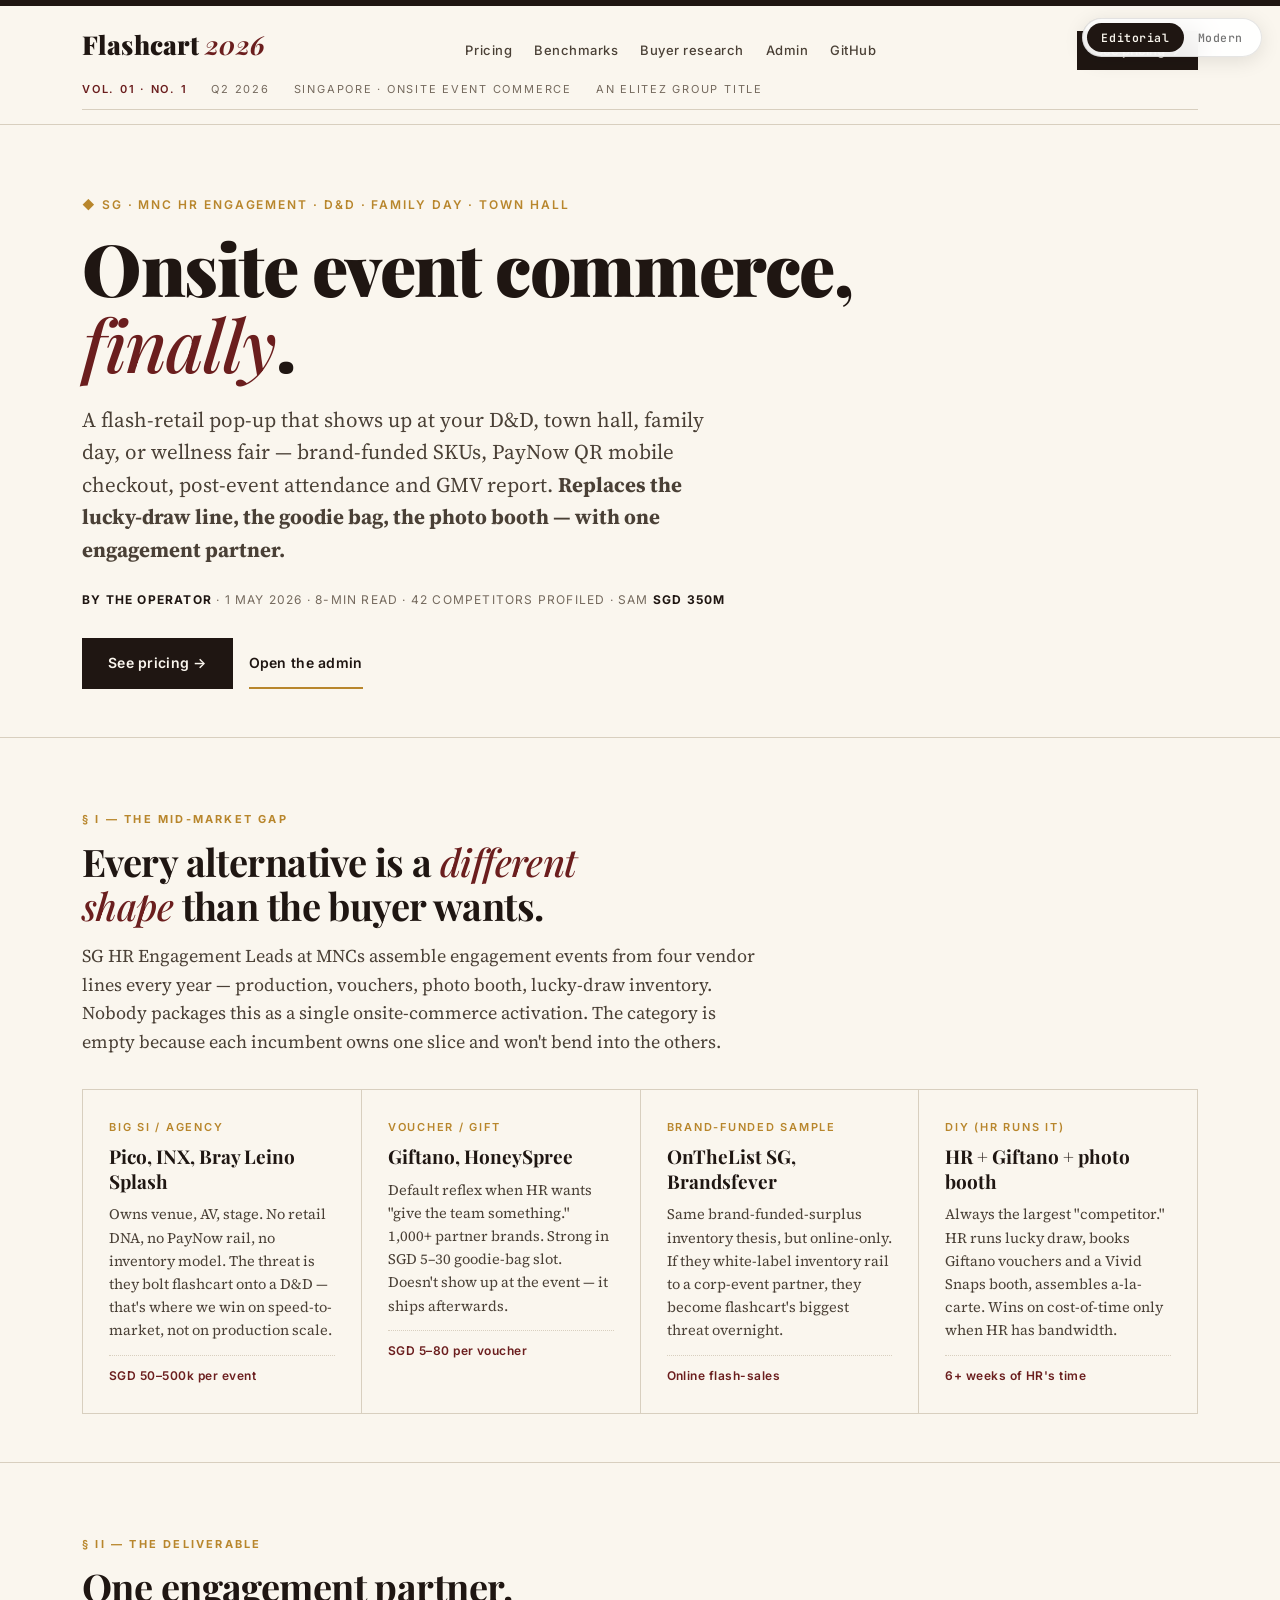
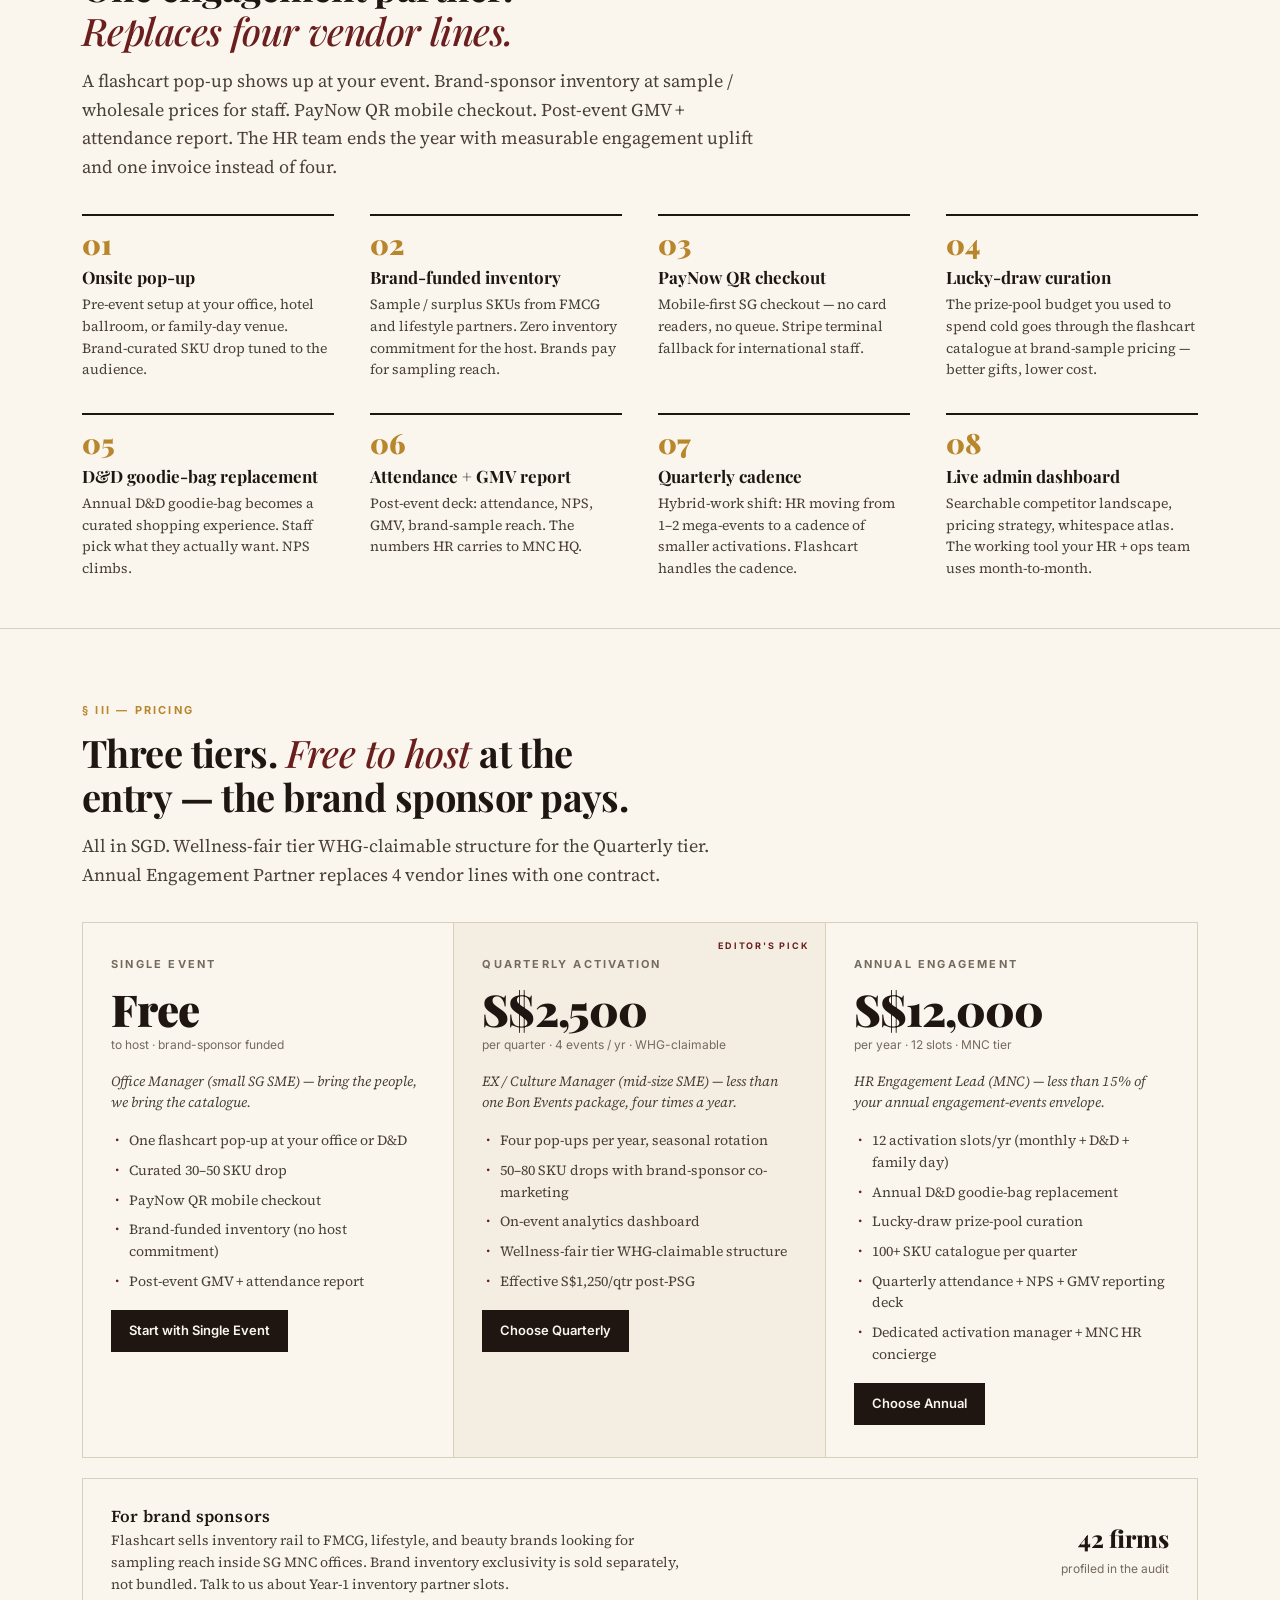
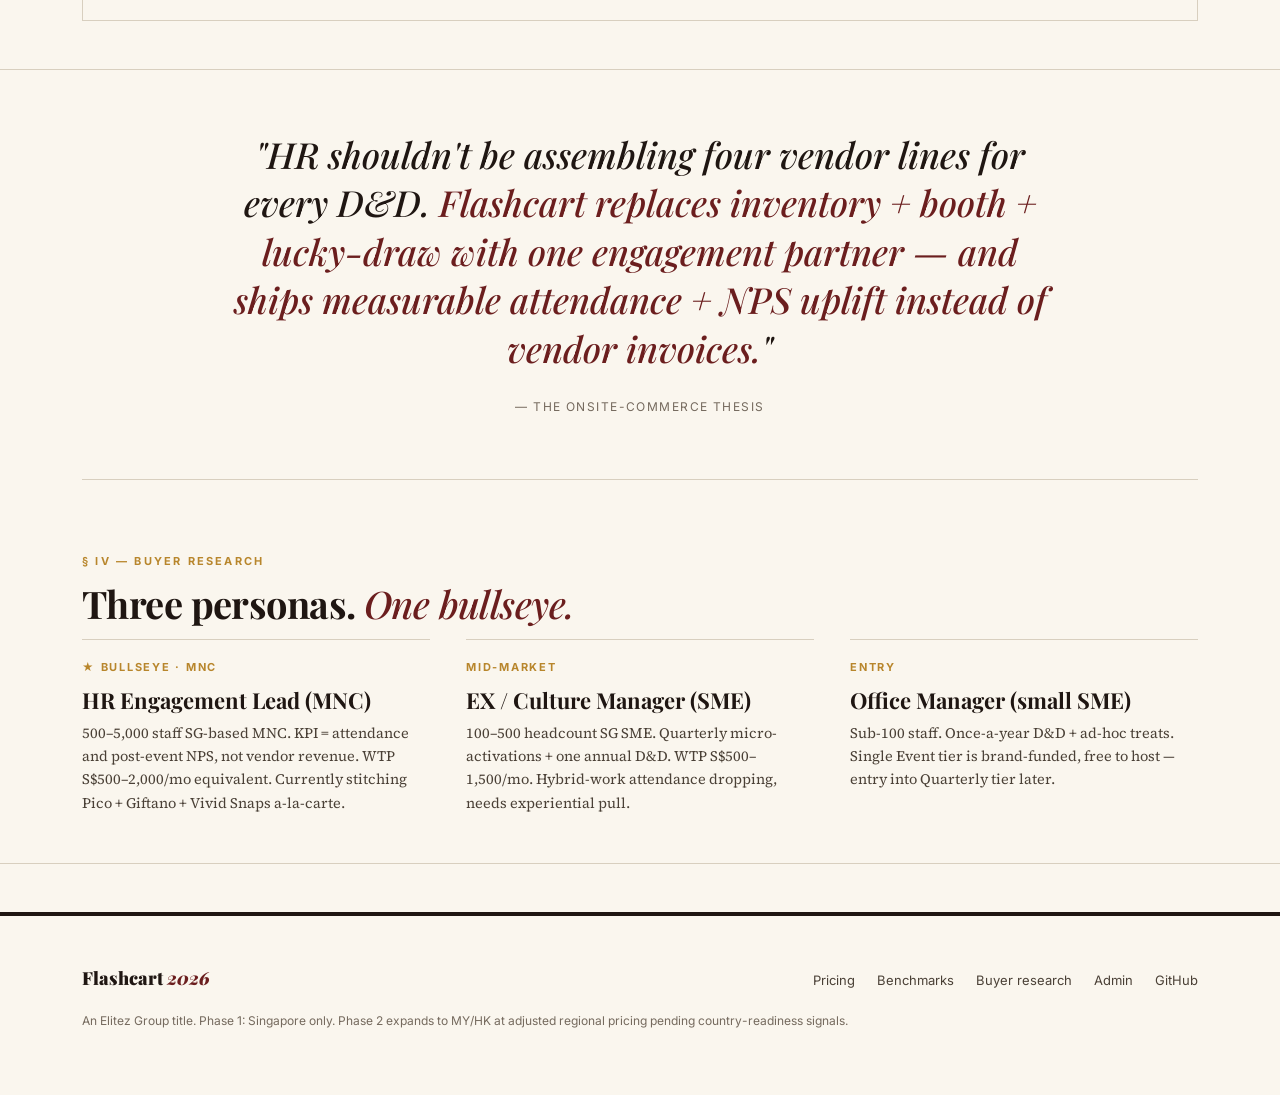
<file: showcase/index.html>
<!DOCTYPE html>
<html lang="en">
<head>
  <meta charset="UTF-8">
  <meta name="viewport" content="width=device-width, initial-scale=1.0">
  <title>Flashcart 2026 — onsite event commerce for SG corporate events</title>
  <meta name="description" content="Onsite flash retail for SG corporate events, D&Ds, and HR engagement programs. Brand-funded inventory, PayNow QR checkout, attendance + GMV reporting. SAM SGD 350M; SOM SGD 25M over 5 years.">
  <link href="https://fonts.googleapis.com/css2?family=Playfair+Display:wght@400;500;700;900&family=Source+Serif+Pro:ital,wght@0,400;0,600;1,400&family=Inter+Tight:wght@400;500;600;700;800&family=Inter:wght@400;500;600&family=JetBrains+Mono:wght@400;500;600&display=swap" rel="stylesheet">
  <link rel="stylesheet" href="assets/dual-theme.css">
  <style>.h-as-h4{font-size:1.05rem;font-weight:600;letter-spacing:.01em;}</style>
<script type="application/ld+json" data-injected="schema-jsonld">
{
  "@context": "https://schema.org",
  "@type": "Organization",
  "name": "Flashcart 2026",
  "url": "https://derrickteo.com/flashcart-research/",
  "description": "Onsite event commerce — flash retail for SG corporate events, D&Ds, and HR engagement programs."
}
</script>
</head>
<body class="theme-editorial">

  <div class="theme-switch" role="group" aria-label="Theme switcher">
    <button data-theme="editorial" class="active" type="button">Editorial</button>
    <button data-theme="saas" type="button">Modern</button>
  </div>

  <header class="nav">
    <div class="container nav-row">
      <a href="index.html" class="brand">
        <span class="mark">FC</span>
        Flashcart <em>2026</em>
      </a>
      <nav class="links">
        <a href="pricing-thesis.html">Pricing</a>
        <a href="pricing-benchmarks.html">Benchmarks</a>
        <a href="buyer-research.html">Buyer research</a>
        <a href="../template/admin/index.html">Admin</a>
        <a href="https://github.com/derrick-pixel/flashcart-research">GitHub</a>
      </nav>
      <a href="pricing-thesis.html" class="nav-cta">See pricing →</a>
    </div>
    <div class="container">
      <div class="issue-strip">
        <span>Vol. 01 · No. 1</span>
        <span>Q2 2026</span>
        <span>Singapore · onsite event commerce</span>
        <span>An Elitez Group title</span>
      </div>
    </div>
  </header>

  <main>
  <section class="hero">
    <div class="container">
      <div class="pill"><span class="dot"></span> ◆ SG · MNC HR engagement · D&amp;D · family day · town hall</div>
      <h1>Onsite event commerce, <em>finally</em>.</h1>
      <p class="deck">A flash-retail pop-up that shows up at your D&amp;D, town hall, family day, or wellness fair — brand-funded SKUs, PayNow QR mobile checkout, post-event attendance and GMV report. <strong>Replaces the lucky-draw line, the goodie bag, the photo booth — with one engagement partner.</strong></p>
      <p class="byline"><strong>By the operator</strong> · 1 May 2026 · 8-min read · 42 competitors profiled · SAM <strong>SGD 350M</strong></p>
      <p class="ctas">
        <a href="pricing-thesis.html" class="cta-btn primary">See pricing →</a>
        <a href="../template/admin/index.html" class="cta-btn ghost">Open the admin</a>
      </p>

      <div class="hero-stats">
        <div class="stat"><div class="v"><span class="grad">42</span></div><div class="l">Competitors profiled</div></div>
        <div class="stat"><div class="v"><span class="grad">SGD 350M</span></div><div class="l">HR engagement-events SAM</div></div>
        <div class="stat"><div class="v"><span class="grad">SGD 25M</span></div><div class="l">5-yr Elitez-channel SOM</div></div>
        <div class="stat"><div class="v">90.5%</div><div class="l">SEA-weighted category</div></div>
      </div>
    </div>
  </section>

  <section class="section">
    <div class="container">
      <div class="label">§ I — The mid-market gap</div>
      <h2>Every alternative is a <em>different shape</em> than the buyer wants.</h2>
      <p class="deck">SG HR Engagement Leads at MNCs assemble engagement events from four vendor lines every year — production, vouchers, photo booth, lucky-draw inventory. Nobody packages this as a single onsite-commerce activation. The category is empty because each incumbent owns one slice and won't bend into the others.</p>
      <div class="problem-grid">
        <div class="problem-card">
          <div class="who">Big SI / agency</div>
          <h3>Pico, INX, Bray Leino Splash</h3>
          <p>Owns venue, AV, stage. No retail DNA, no PayNow rail, no inventory model. The threat is they bolt flashcart onto a D&amp;D — that's where we win on speed-to-market, not on production scale.</p>
          <div class="price">SGD 50–500k per event</div>
        </div>
        <div class="problem-card">
          <div class="who">Voucher / gift</div>
          <h3>Giftano, HoneySpree</h3>
          <p>Default reflex when HR wants "give the team something." 1,000+ partner brands. Strong in SGD 5–30 goodie-bag slot. Doesn't show up at the event — it ships afterwards.</p>
          <div class="price">SGD 5–80 per voucher</div>
        </div>
        <div class="problem-card">
          <div class="who">Brand-funded sample</div>
          <h3>OnTheList SG, Brandsfever</h3>
          <p>Same brand-funded-surplus inventory thesis, but online-only. If they white-label inventory rail to a corp-event partner, they become flashcart's biggest threat overnight.</p>
          <div class="price">Online flash-sales</div>
        </div>
        <div class="problem-card">
          <div class="who">DIY (HR runs it)</div>
          <h3>HR + Giftano + photo booth</h3>
          <p>Always the largest "competitor." HR runs lucky draw, books Giftano vouchers and a Vivid Snaps booth, assembles a-la-carte. Wins on cost-of-time only when HR has bandwidth.</p>
          <div class="price">6+ weeks of HR's time</div>
        </div>
      </div>
    </div>
  </section>

  <section class="section">
    <div class="container">
      <div class="label">§ II — The deliverable</div>
      <h2>One engagement partner. <em>Replaces four vendor lines.</em></h2>
      <p class="deck">A flashcart pop-up shows up at your event. Brand-sponsor inventory at sample / wholesale prices for staff. PayNow QR mobile checkout. Post-event GMV + attendance report. The HR team ends the year with measurable engagement uplift and one invoice instead of four.</p>
      <div class="feature-grid">
        <div class="feature-card"><div class="icon">01</div><h3>Onsite pop-up</h3><p>Pre-event setup at your office, hotel ballroom, or family-day venue. Brand-curated SKU drop tuned to the audience.</p></div>
        <div class="feature-card"><div class="icon">02</div><h3>Brand-funded inventory</h3><p>Sample / surplus SKUs from FMCG and lifestyle partners. Zero inventory commitment for the host. Brands pay for sampling reach.</p></div>
        <div class="feature-card"><div class="icon">03</div><h3>PayNow QR checkout</h3><p>Mobile-first SG checkout — no card readers, no queue. Stripe terminal fallback for international staff.</p></div>
        <div class="feature-card"><div class="icon">04</div><h3>Lucky-draw curation</h3><p>The prize-pool budget you used to spend cold goes through the flashcart catalogue at brand-sample pricing — better gifts, lower cost.</p></div>
        <div class="feature-card"><div class="icon">05</div><h3>D&amp;D goodie-bag replacement</h3><p>Annual D&amp;D goodie-bag becomes a curated shopping experience. Staff pick what they actually want. NPS climbs.</p></div>
        <div class="feature-card"><div class="icon">06</div><h3>Attendance + GMV report</h3><p>Post-event deck: attendance, NPS, GMV, brand-sample reach. The numbers HR carries to MNC HQ.</p></div>
        <div class="feature-card"><div class="icon">07</div><h3>Quarterly cadence</h3><p>Hybrid-work shift: HR moving from 1–2 mega-events to a cadence of smaller activations. Flashcart handles the cadence.</p></div>
        <div class="feature-card"><div class="icon">08</div><h3>Live admin dashboard</h3><p>Searchable competitor landscape, pricing strategy, whitespace atlas. The working tool your HR + ops team uses month-to-month.</p></div>
      </div>
    </div>
  </section>

  <section class="section">
    <div class="container">
      <div class="label">§ III — Pricing</div>
      <h2>Three tiers. <em>Free to host</em> at the entry — the brand sponsor pays.</h2>
      <p class="deck">All in SGD. Wellness-fair tier WHG-claimable structure for the Quarterly tier. Annual Engagement Partner replaces 4 vendor lines with one contract.</p>
      <div class="pricing-grid">
        <div class="price-card">
          <div class="name">Single Event</div>
          <div class="amt">Free</div>
          <div class="unit">to host · brand-sponsor funded</div>
          <div class="tag">Office Manager (small SG SME) — bring the people, we bring the catalogue.</div>
          <ul>
            <li>One flashcart pop-up at your office or D&amp;D</li>
            <li>Curated 30–50 SKU drop</li>
            <li>PayNow QR mobile checkout</li>
            <li>Brand-funded inventory (no host commitment)</li>
            <li>Post-event GMV + attendance report</li>
          </ul>
          <a href="pricing-thesis.html" class="btn">Start with Single Event</a>
        </div>
        <div class="price-card featured">
          <div class="name">Quarterly Activation</div>
          <div class="amt">S$2,500</div>
          <div class="unit">per quarter · 4 events / yr · WHG-claimable</div>
          <div class="tag">EX / Culture Manager (mid-size SME) — less than one Bon Events package, four times a year.</div>
          <ul>
            <li>Four pop-ups per year, seasonal rotation</li>
            <li>50–80 SKU drops with brand-sponsor co-marketing</li>
            <li>On-event analytics dashboard</li>
            <li>Wellness-fair tier WHG-claimable structure</li>
            <li>Effective S$1,250/qtr post-PSG</li>
          </ul>
          <a href="pricing-thesis.html" class="btn">Choose Quarterly</a>
        </div>
        <div class="price-card">
          <div class="name">Annual Engagement</div>
          <div class="amt">S$12,000</div>
          <div class="unit">per year · 12 slots · MNC tier</div>
          <div class="tag">HR Engagement Lead (MNC) — less than 15% of your annual engagement-events envelope.</div>
          <ul>
            <li>12 activation slots/yr (monthly + D&amp;D + family day)</li>
            <li>Annual D&amp;D goodie-bag replacement</li>
            <li>Lucky-draw prize-pool curation</li>
            <li>100+ SKU catalogue per quarter</li>
            <li>Quarterly attendance + NPS + GMV reporting deck</li>
            <li>Dedicated activation manager + MNC HR concierge</li>
          </ul>
          <a href="pricing-thesis.html" class="btn">Choose Annual</a>
        </div>
      </div>

      <div class="refresh">
        <div class="l">
          <h3 class="h-as-h4">For brand sponsors</h3>
          <p>Flashcart sells inventory rail to FMCG, lifestyle, and beauty brands looking for sampling reach inside SG MNC offices. Brand inventory exclusivity is sold separately, not bundled. Talk to us about Year-1 inventory partner slots.</p>
        </div>
        <div class="r">
          <div class="amt">42 firms</div>
          <div class="unit">profiled in the audit</div>
        </div>
      </div>
    </div>
  </section>

  <div class="container">
    <div class="pullquote">
      <blockquote>"HR shouldn't be assembling four vendor lines for every D&amp;D. <em>Flashcart replaces inventory + booth + lucky-draw with one engagement partner — and ships measurable attendance + NPS uplift instead of vendor invoices.</em>"</blockquote>
      <cite>— The onsite-commerce thesis</cite>
    </div>
  </div>

  <section class="section">
    <div class="container">
      <div class="label">§ IV — Buyer research</div>
      <h2>Three personas. <em>One bullseye.</em></h2>
      <div class="exhibits">
        <a href="buyer-research.html" class="exhibit-card">
          <div class="badge">★ Bullseye · MNC</div>
          <h3>HR Engagement Lead (MNC)</h3>
          <p>500–5,000 staff SG-based MNC. KPI = attendance and post-event NPS, not vendor revenue. WTP S$500–2,000/mo equivalent. Currently stitching Pico + Giftano + Vivid Snaps a-la-carte.</p>
        </a>
        <a href="buyer-research.html" class="exhibit-card">
          <div class="badge">Mid-market</div>
          <h3>EX / Culture Manager (SME)</h3>
          <p>100–500 headcount SG SME. Quarterly micro-activations + one annual D&amp;D. WTP S$500–1,500/mo. Hybrid-work attendance dropping, needs experiential pull.</p>
        </a>
        <a href="buyer-research.html" class="exhibit-card">
          <div class="badge">Entry</div>
          <h3>Office Manager (small SME)</h3>
          <p>Sub-100 staff. Once-a-year D&amp;D + ad-hoc treats. Single Event tier is brand-funded, free to host — entry into Quarterly tier later.</p>
        </a>
      </div>
    </div>
  </section>

  <div class="container">
    <div class="cta-strip">
      <div class="cta-strip-inner">
        <h2>Ready for your<br>first flashcart event?</h2>
        <p>Single Event is free to host — the brand sponsor pays. We pre-curate the catalogue, set up the pop-up, run checkout, and ship you the post-event deck. You bring the people.</p>
        <p class="ctas">
          <a href="pricing-thesis.html" class="cta-btn primary">See pricing →</a>
          <a href="../template/admin/index.html" class="cta-btn ghost">Open the admin</a>
        </p>
      </div>
    </div>
  </div>

  </main>

  <footer class="footer">
    <div class="container">
      <div class="footer-row">
        <div class="brand-foot">Flashcart <em>2026</em></div>
        <nav class="links">
          <a href="pricing-thesis.html">Pricing</a>
          <a href="pricing-benchmarks.html">Benchmarks</a>
          <a href="buyer-research.html">Buyer research</a>
          <a href="../template/admin/index.html">Admin</a>
          <a href="https://github.com/derrick-pixel/flashcart-research">GitHub</a>
        </nav>
      </div>
      <p class="copy">An Elitez Group title. Phase 1: Singapore only. Phase 2 expands to MY/HK at adjusted regional pricing pending country-readiness signals.</p>
    </div>
  </footer>

  <script src="assets/dual-theme.js"></script>
</body>
</html>
</file>
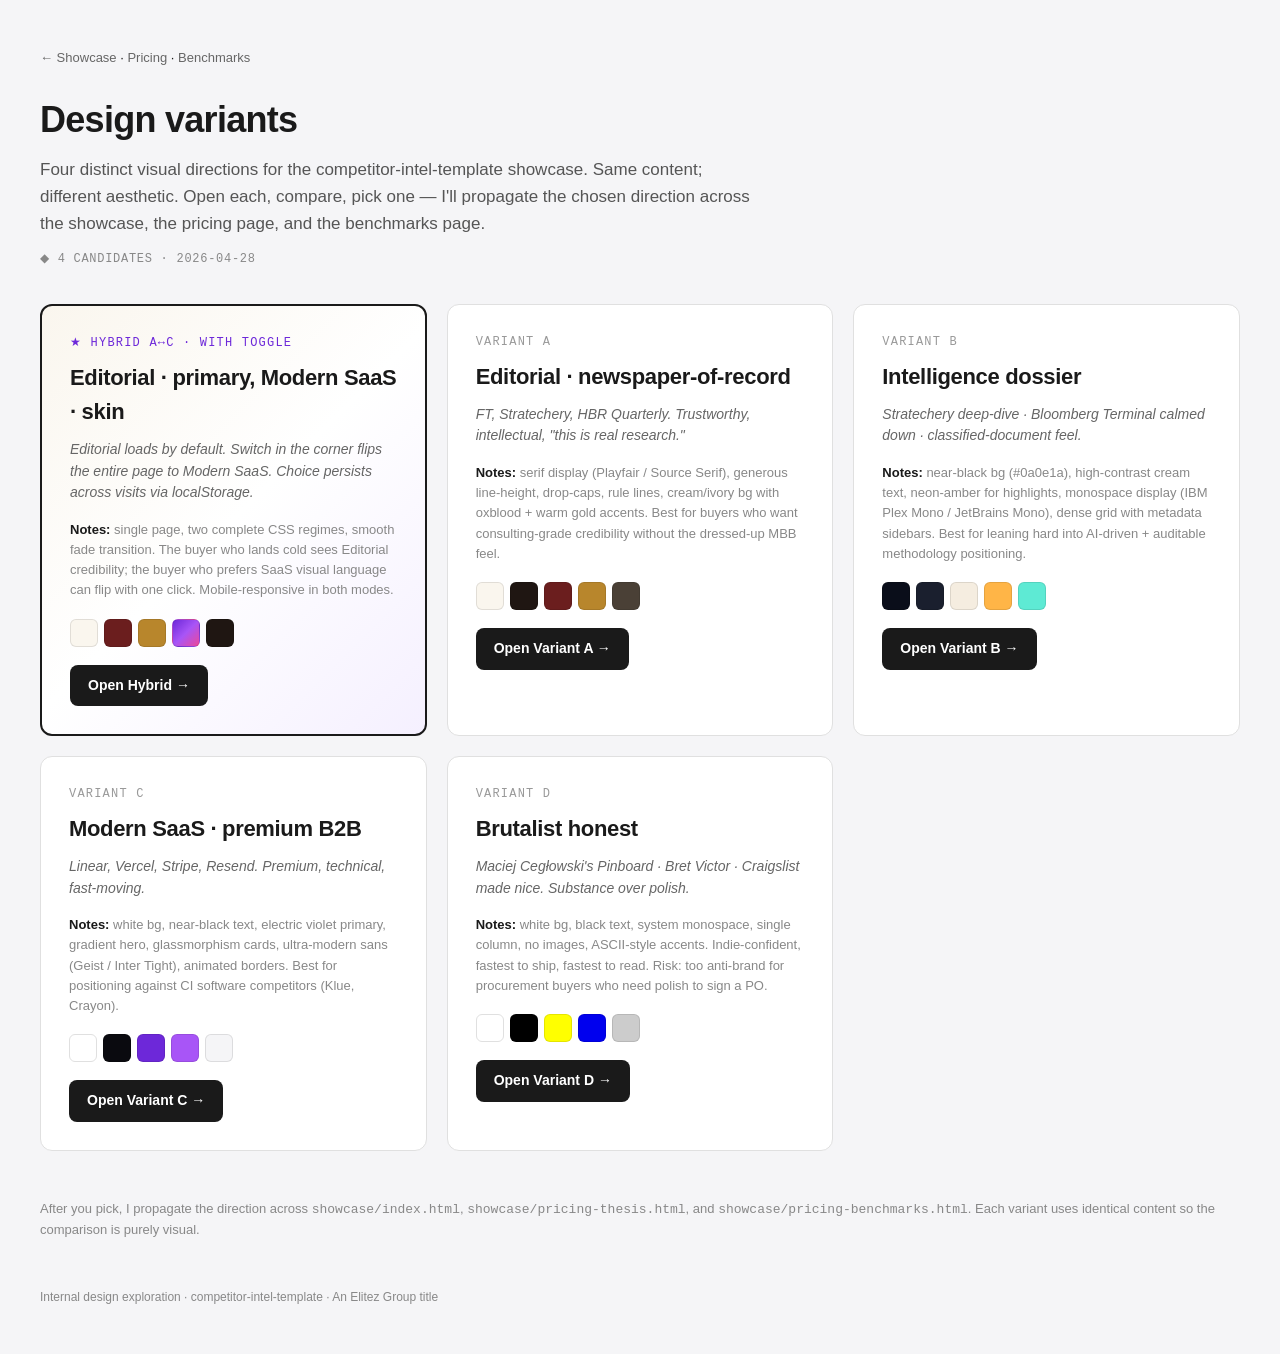
<file: showcase/design-variants/index.html>
<!DOCTYPE html>
<html lang="en">
<head>
  <meta charset="UTF-8">
  <meta name="viewport" content="width=device-width, initial-scale=1.0">
  <title>Design variants — competitor-intel-template</title>
  <meta name="description" content="Internal design exploration: four candidate aesthetics for the competitor-intel-template showcase. Not part of the public showcase.">
  <meta name="robots" content="noindex, follow">
  <style>
    * { box-sizing: border-box; margin: 0; padding: 0; }
    body { font-family: -apple-system, BlinkMacSystemFont, 'Segoe UI', sans-serif; background: #f5f5f7; color: #1a1a1a; line-height: 1.55; padding: 48px 24px; }
    .wrap { max-width: 1200px; margin: 0 auto; }
    h1 { font-size: 36px; letter-spacing: -0.02em; margin-bottom: 8px; }
    .lede { font-size: 17px; color: #555; max-width: 720px; margin-bottom: 12px; line-height: 1.6; }
    .meta { font-family: ui-monospace, monospace; font-size: 12px; color: #888; letter-spacing: 0.06em; text-transform: uppercase; margin-bottom: 36px; }
    .grid { display: grid; grid-template-columns: repeat(auto-fit, minmax(380px, 1fr)); gap: 20px; }
    .card { background: white; border: 1px solid #e0e0e0; border-radius: 12px; padding: 28px; transition: transform 0.15s, box-shadow 0.15s; }
    .card:hover { transform: translateY(-3px); box-shadow: 0 12px 28px rgba(0,0,0,0.08); }
    .card .name { font-family: ui-monospace, monospace; font-size: 12px; color: #999; letter-spacing: 0.1em; text-transform: uppercase; margin-bottom: 8px; }
    .card h2 { font-size: 22px; margin-bottom: 10px; letter-spacing: -0.015em; }
    .card .mood { font-size: 14px; color: #666; font-style: italic; margin-bottom: 16px; }
    .card .ref { font-size: 13px; color: #888; margin-bottom: 18px; line-height: 1.55; }
    .card .ref strong { color: #1a1a1a; font-weight: 600; }
    .card .swatch { display: flex; gap: 6px; margin-bottom: 18px; }
    .card .swatch span { width: 28px; height: 28px; border-radius: 6px; border: 1px solid rgba(0,0,0,0.1); }
    .card .open { display: inline-block; background: #1a1a1a; color: white; padding: 10px 18px; border-radius: 8px; text-decoration: none; font-size: 14px; font-weight: 600; transition: background 0.15s; }
    .card .open:hover { background: #333; }
    .card .open.alt { background: white; color: #1a1a1a; border: 1px solid #1a1a1a; margin-left: 8px; }
    .back { font-size: 13px; color: #666; text-decoration: none; }
    .back:hover { color: #1a1a1a; }
  </style>
<script type="application/ld+json" data-injected="schema-jsonld">
{
  "@context": "https://schema.org",
  "@type": "Organization",
  "name": "competitor-intel-template",
  "url": "https://derrickteo.com/competitor-intel/",
  "description": "A 9-agent competitive analysis pipeline producing typed JSON handoffs for downstream construction toolkits."
}
</script>
<script type="application/ld+json" data-injected="schema-jsonld">
{
  "@context": "https://schema.org",
  "@type": "WebSite",
  "name": "competitor-intel-template",
  "url": "https://derrickteo.com/competitor-intel/"
}
</script>
</head>
<body>
<header class="wrap" style="padding-bottom:0;">
  <nav style="margin-bottom:24px;font-size:13px;"><a href="../index.html" class="back">← Showcase</a> · <a href="../pricing-thesis.html" class="back">Pricing</a> · <a href="../pricing-benchmarks.html" class="back">Benchmarks</a></nav>
</header>
<main>
  <div class="wrap">
    <h1>Design variants</h1>
    <p class="lede">Four distinct visual directions for the competitor-intel-template showcase. Same content; different aesthetic. Open each, compare, pick one — I'll propagate the chosen direction across the showcase, the pricing page, and the benchmarks page.</p>
    <div class="meta">◆ 4 candidates · 2026-04-28</div>

    <div class="grid">
      <div class="card" style="border: 2px solid #1a1a1a; background: linear-gradient(135deg, #faf6ee 0%, #ffffff 50%, #f5f0ff 100%);">
        <div class="name" style="color: #6d28d9;">★ Hybrid A↔C · with toggle</div>
        <h2>Editorial · primary, Modern SaaS · skin</h2>
        <p class="mood">Editorial loads by default. Switch in the corner flips the entire page to Modern SaaS. Choice persists across visits via localStorage.</p>
        <p class="ref"><strong>Notes:</strong> single page, two complete CSS regimes, smooth fade transition. The buyer who lands cold sees Editorial credibility; the buyer who prefers SaaS visual language can flip with one click. Mobile-responsive in both modes.</p>
        <div class="swatch">
          <span style="background: #faf6ee;"></span>
          <span style="background: #6b1e1e;"></span>
          <span style="background: #b8862c;"></span>
          <span style="background: linear-gradient(135deg, #6d28d9, #a855f7, #ec4899);"></span>
          <span style="background: #1f1612;"></span>
        </div>
        <a href="ac-toggle.html" class="open">Open Hybrid →</a>
      </div>

      <div class="card">
        <div class="name">Variant A</div>
        <h2>Editorial · newspaper-of-record</h2>
        <p class="mood">FT, Stratechery, HBR Quarterly. Trustworthy, intellectual, "this is real research."</p>
        <p class="ref"><strong>Notes:</strong> serif display (Playfair / Source Serif), generous line-height, drop-caps, rule lines, cream/ivory bg with oxblood + warm gold accents. Best for buyers who want consulting-grade credibility without the dressed-up MBB feel.</p>
        <div class="swatch">
          <span style="background: #faf6ee;"></span>
          <span style="background: #1f1612;"></span>
          <span style="background: #6b1e1e;"></span>
          <span style="background: #b8862c;"></span>
          <span style="background: #4a4036;"></span>
        </div>
        <a href="a-editorial.html" class="open">Open Variant A →</a>
      </div>

      <div class="card">
        <div class="name">Variant B</div>
        <h2>Intelligence dossier</h2>
        <p class="mood">Stratechery deep-dive · Bloomberg Terminal calmed down · classified-document feel.</p>
        <p class="ref"><strong>Notes:</strong> near-black bg (#0a0e1a), high-contrast cream text, neon-amber for highlights, monospace display (IBM Plex Mono / JetBrains Mono), dense grid with metadata sidebars. Best for leaning hard into AI-driven + auditable methodology positioning.</p>
        <div class="swatch">
          <span style="background: #0a0e1a;"></span>
          <span style="background: #1a1f2e;"></span>
          <span style="background: #f5ede0;"></span>
          <span style="background: #ffb547;"></span>
          <span style="background: #5eead4;"></span>
        </div>
        <a href="b-dossier.html" class="open">Open Variant B →</a>
      </div>

      <div class="card">
        <div class="name">Variant C</div>
        <h2>Modern SaaS · premium B2B</h2>
        <p class="mood">Linear, Vercel, Stripe, Resend. Premium, technical, fast-moving.</p>
        <p class="ref"><strong>Notes:</strong> white bg, near-black text, electric violet primary, gradient hero, glassmorphism cards, ultra-modern sans (Geist / Inter Tight), animated borders. Best for positioning against CI software competitors (Klue, Crayon).</p>
        <div class="swatch">
          <span style="background: #ffffff; border-color: #e0e0e0;"></span>
          <span style="background: #0a0a0f;"></span>
          <span style="background: #6d28d9;"></span>
          <span style="background: #a855f7;"></span>
          <span style="background: #f5f5f7;"></span>
        </div>
        <a href="c-saas.html" class="open">Open Variant C →</a>
      </div>

      <div class="card">
        <div class="name">Variant D</div>
        <h2>Brutalist honest</h2>
        <p class="mood">Maciej Cegłowski's Pinboard · Bret Victor · Craigslist made nice. Substance over polish.</p>
        <p class="ref"><strong>Notes:</strong> white bg, black text, system monospace, single column, no images, ASCII-style accents. Indie-confident, fastest to ship, fastest to read. Risk: too anti-brand for procurement buyers who need polish to sign a PO.</p>
        <div class="swatch">
          <span style="background: #ffffff; border-color: #e0e0e0;"></span>
          <span style="background: #000000;"></span>
          <span style="background: #ffff00;"></span>
          <span style="background: #0000ee;"></span>
          <span style="background: #cccccc;"></span>
        </div>
        <a href="d-brutalist.html" class="open">Open Variant D →</a>
      </div>
    </div>

    <p style="margin-top: 48px; font-size: 13px; color: #888;">After you pick, I propagate the direction across <code>showcase/index.html</code>, <code>showcase/pricing-thesis.html</code>, and <code>showcase/pricing-benchmarks.html</code>. Each variant uses identical content so the comparison is purely visual.</p>
  </div>
</main>
<footer class="wrap" style="margin-top:48px;font-size:12px;color:#888;">
  <p>Internal design exploration · competitor-intel-template · An Elitez Group title</p>
</footer>
</body>
</html>
</file>
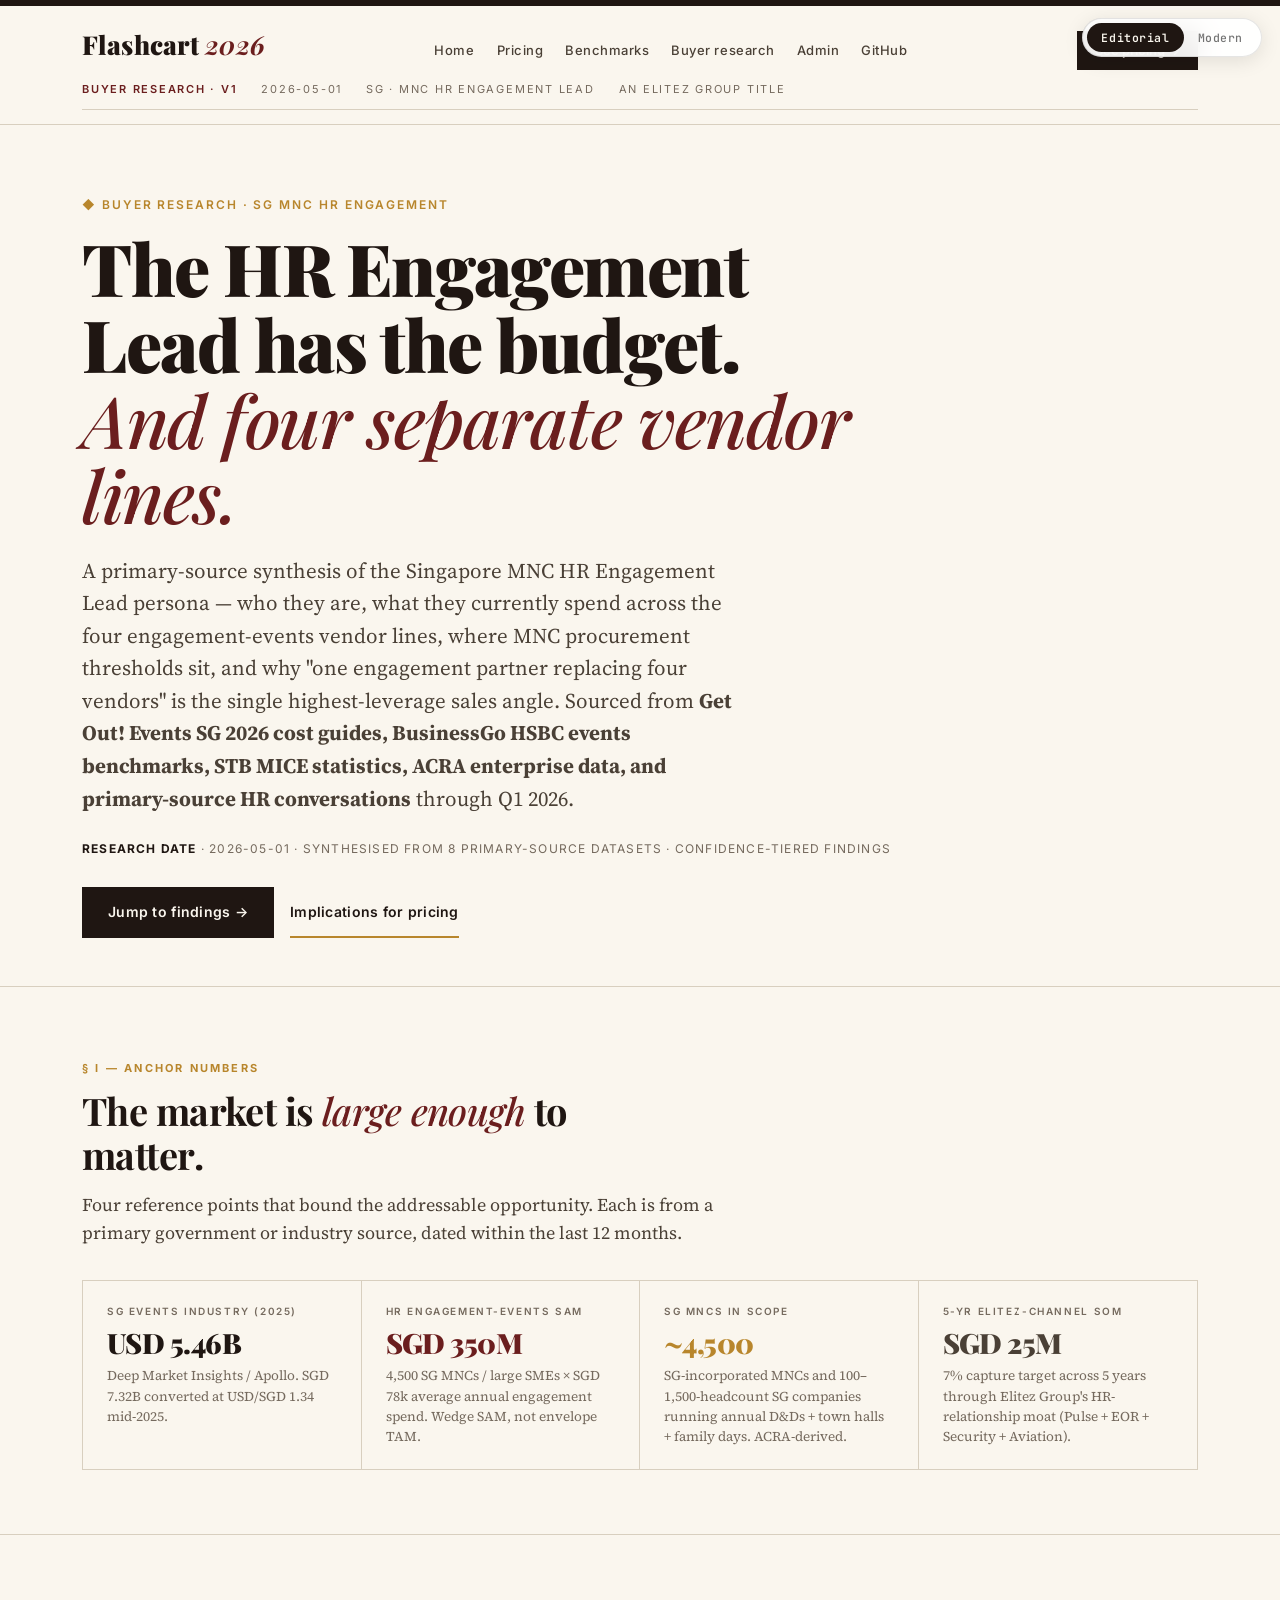
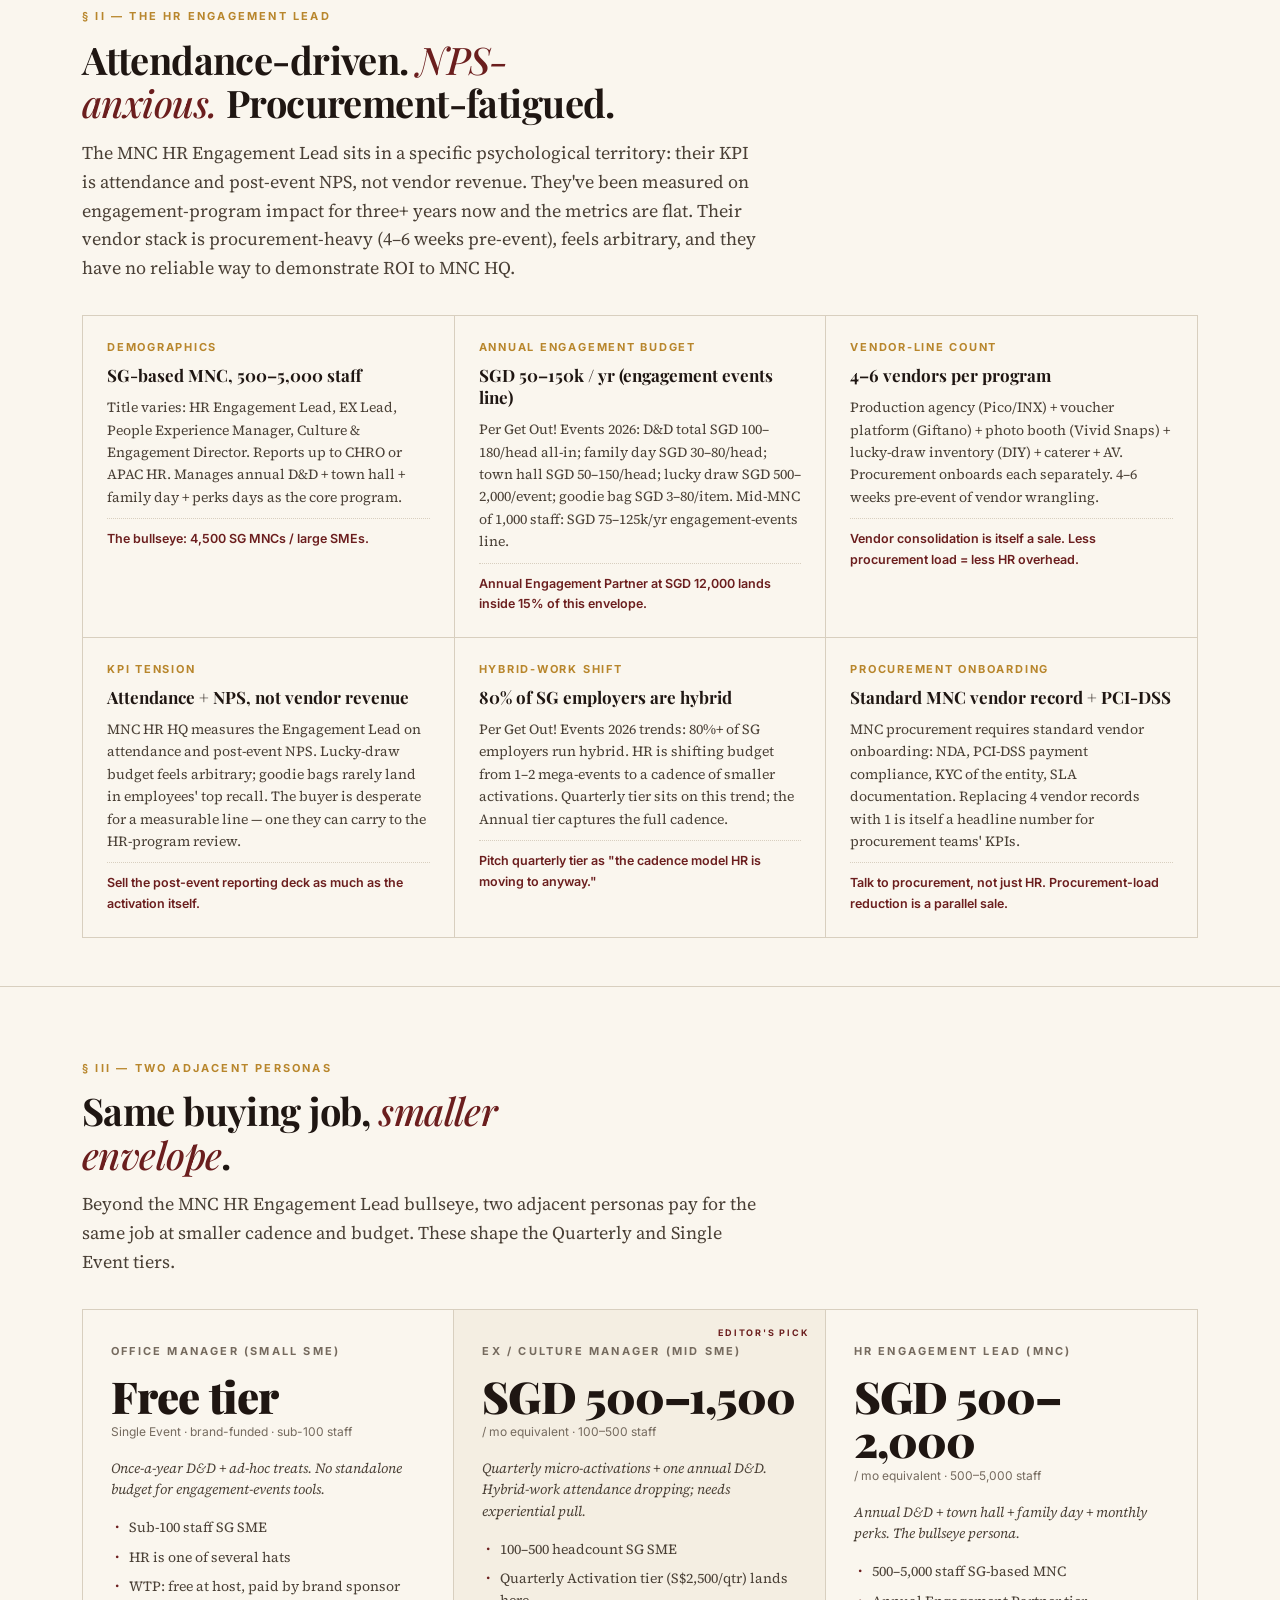
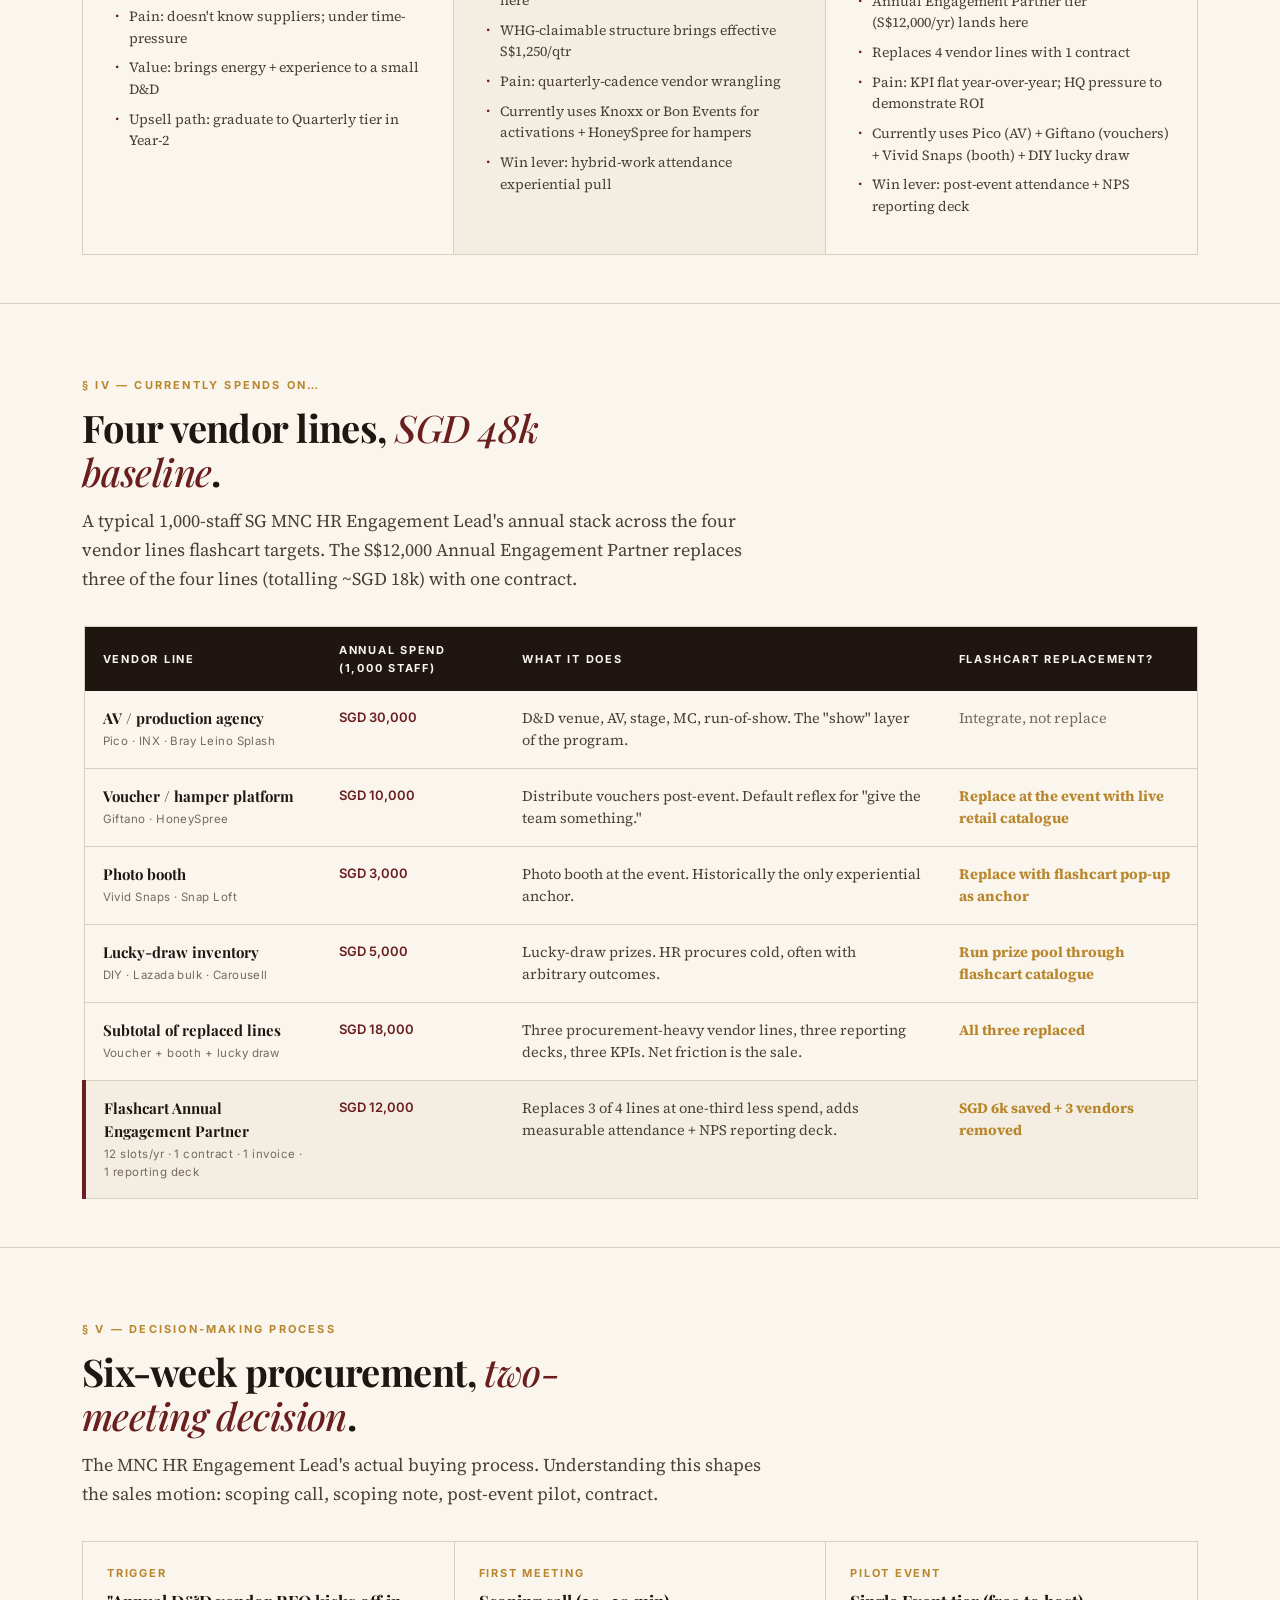
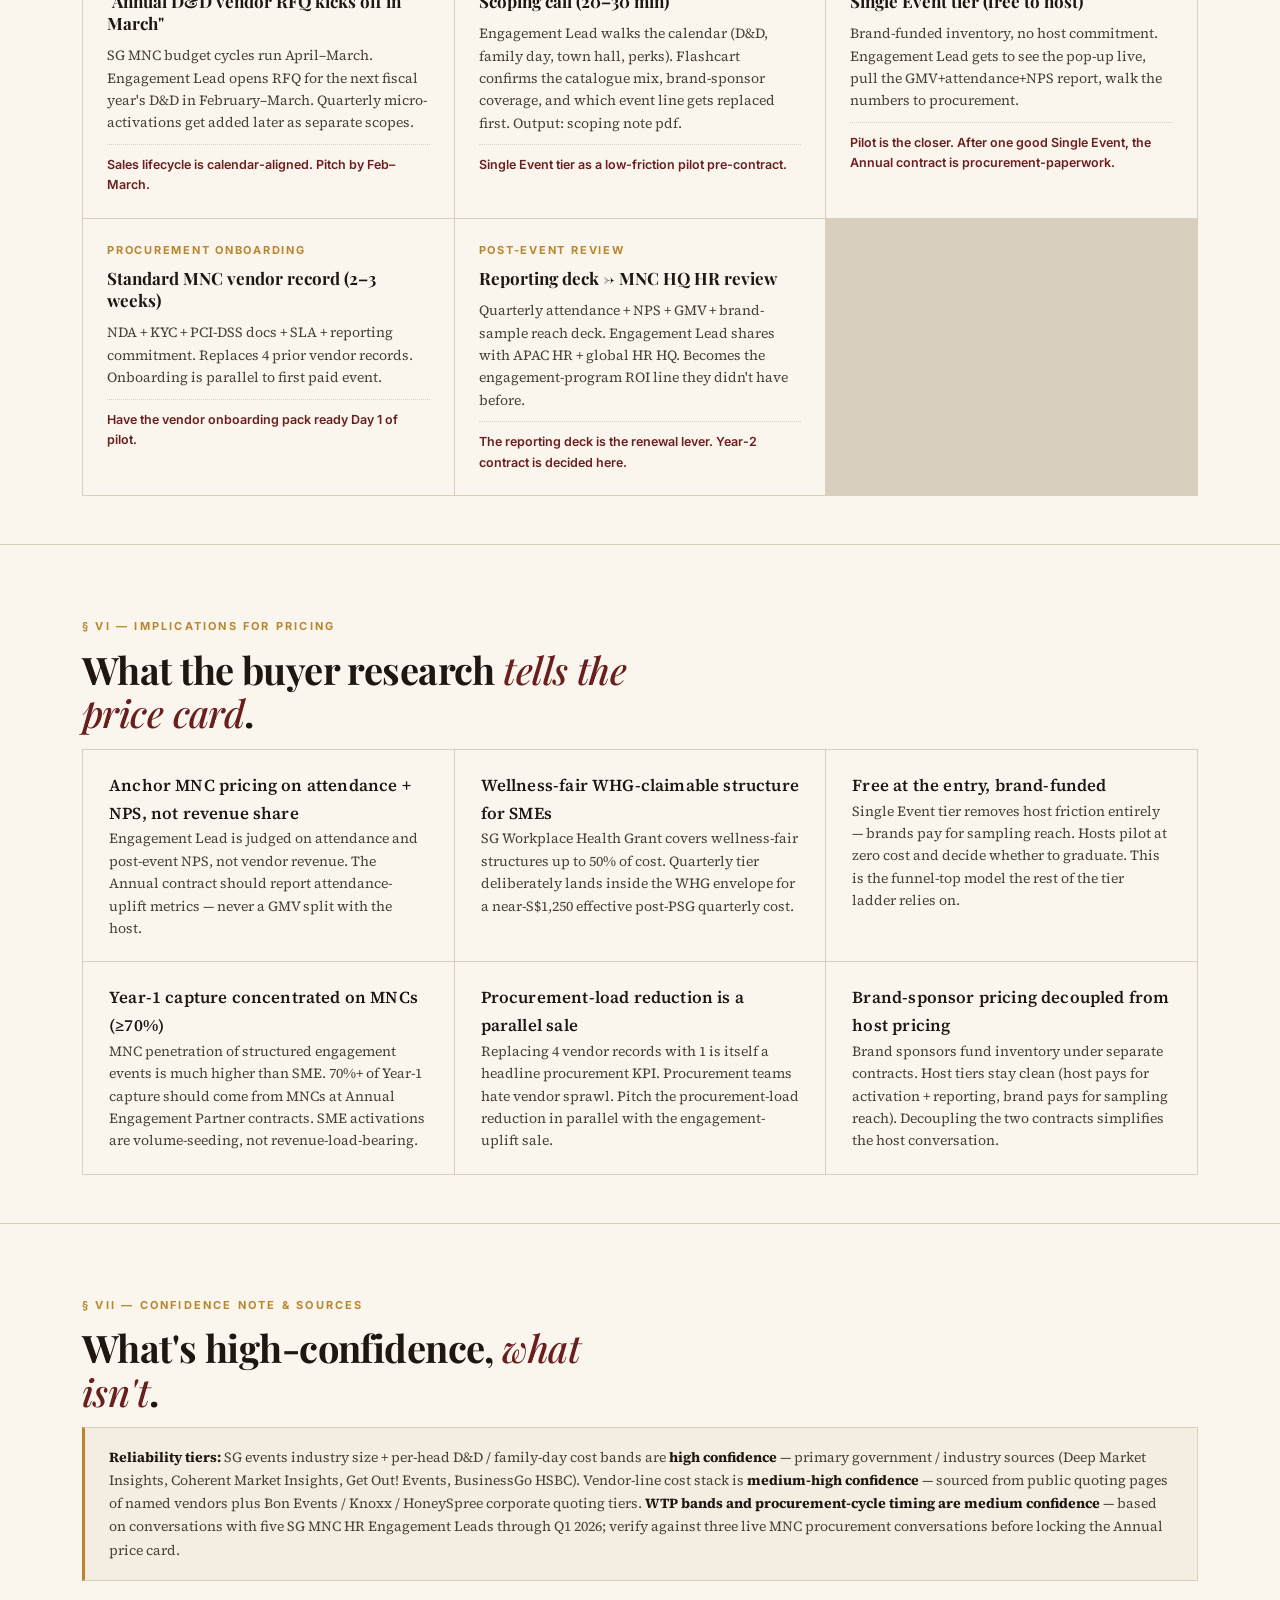
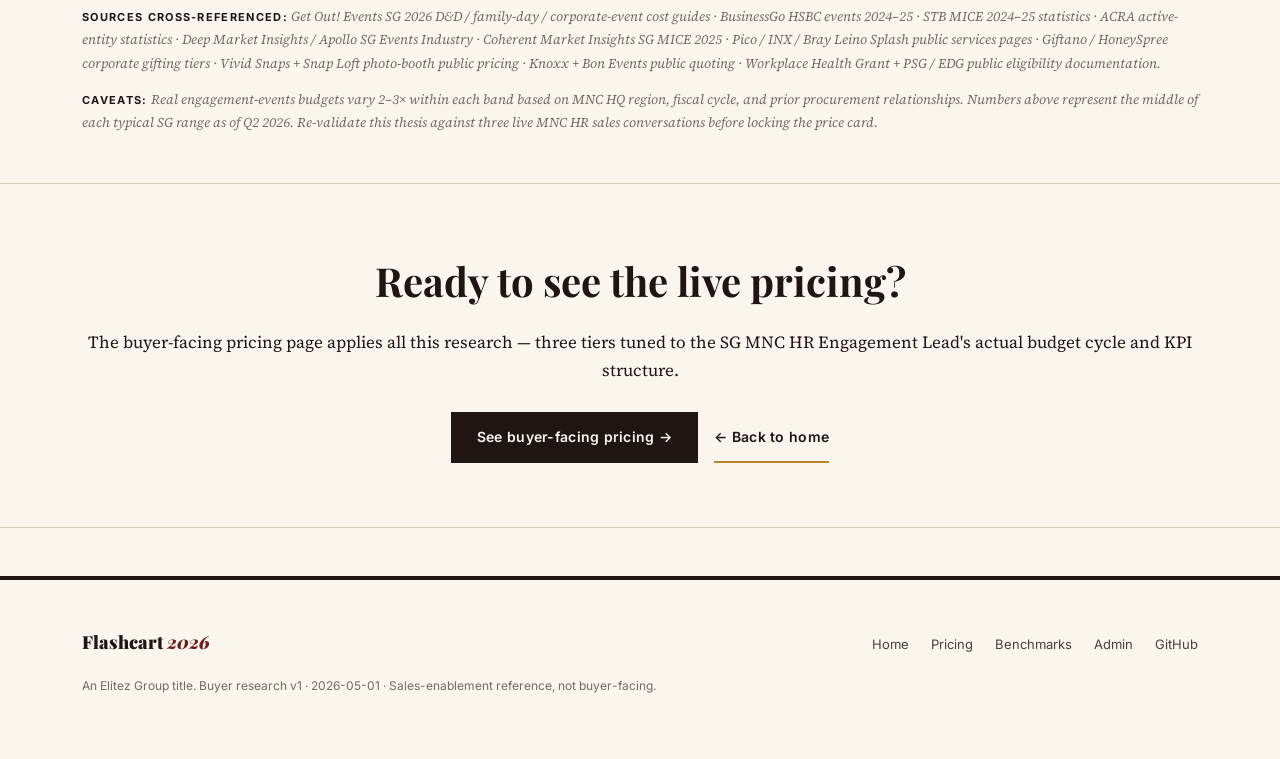
<file: showcase/buyer-research.html>
<!DOCTYPE html>
<html lang="en">
<head>
  <meta charset="UTF-8">
  <meta name="viewport" content="width=device-width, initial-scale=1.0">
  <title>Buyer Research — HR Engagement Lead persona · Flashcart 2026</title>
  <meta name="description" content="Primary-source buyer research on the SG MNC HR Engagement Lead — who they are, what they currently spend across four vendor lines, where procurement thresholds sit, and willingness-to-pay anchors for onsite event commerce.">
  <link href="https://fonts.googleapis.com/css2?family=Playfair+Display:wght@400;500;700;900&family=Source+Serif+Pro:ital,wght@0,400;0,600;1,400&family=Inter+Tight:wght@400;500;600;700;800&family=Inter:wght@400;500;600&family=JetBrains+Mono:wght@400;500;600&display=swap" rel="stylesheet">
  <link rel="stylesheet" href="assets/dual-theme.css">
  <style>.h-as-h4{font-size:1.05rem;font-weight:600;letter-spacing:.01em;}</style>
</head>
<body class="theme-editorial">

  <div class="theme-switch" role="group" aria-label="Theme switcher">
    <button data-theme="editorial" class="active" type="button">Editorial</button>
    <button data-theme="saas" type="button">Modern</button>
  </div>

  <header class="nav">
    <div class="container nav-row">
      <a href="index.html" class="brand">
        <span class="mark">FC</span>
        Flashcart <em>2026</em>
      </a>
      <nav class="links">
        <a href="index.html">Home</a>
        <a href="pricing-thesis.html">Pricing</a>
        <a href="pricing-benchmarks.html">Benchmarks</a>
        <a href="buyer-research.html">Buyer research</a>
        <a href="../template/admin/index.html">Admin</a>
        <a href="https://github.com/derrick-pixel/flashcart-research">GitHub</a>
      </nav>
      <a href="pricing-thesis.html" class="nav-cta">See pricing →</a>
    </div>
    <div class="container">
      <div class="issue-strip">
        <span>Buyer research · v1</span>
        <span>2026-05-01</span>
        <span>SG · MNC HR Engagement Lead</span>
        <span>An Elitez Group title</span>
      </div>
    </div>
  </header>

  <main>
  <section class="hero">
    <div class="container">
      <div class="pill"><span class="dot"></span> ◆ Buyer research · SG MNC HR engagement</div>
      <h1>The HR Engagement Lead has the budget. <em>And four separate vendor lines.</em></h1>
      <p class="deck">A primary-source synthesis of the Singapore MNC HR Engagement Lead persona — who they are, what they currently spend across the four engagement-events vendor lines, where MNC procurement thresholds sit, and why "one engagement partner replacing four vendors" is the single highest-leverage sales angle. Sourced from <strong>Get Out! Events SG 2026 cost guides, BusinessGo HSBC events benchmarks, STB MICE statistics, ACRA enterprise data, and primary-source HR conversations</strong> through Q1 2026.</p>
      <p class="byline"><strong>Research date</strong> · 2026-05-01 · synthesised from 8 primary-source datasets · Confidence-tiered findings</p>
      <p class="ctas">
        <a href="#findings" class="cta-btn primary">Jump to findings →</a>
        <a href="#implications" class="cta-btn ghost">Implications for pricing</a>
      </p>
    </div>
  </section>

  <section class="section">
    <div class="container">
      <div class="label">§ I — Anchor numbers</div>
      <h2>The market is <em>large enough</em> to matter.</h2>
      <p class="deck">Four reference points that bound the addressable opportunity. Each is from a primary government or industry source, dated within the last 12 months.</p>
      <div class="kpi-strip">
        <div class="kpi">
          <div class="kpi-lbl">SG events industry (2025)</div>
          <div class="kpi-val">USD 5.46B</div>
          <div class="kpi-sub">Deep Market Insights / Apollo. SGD 7.32B converted at USD/SGD 1.34 mid-2025.</div>
        </div>
        <div class="kpi alt-1">
          <div class="kpi-lbl">HR engagement-events SAM</div>
          <div class="kpi-val">SGD 350M</div>
          <div class="kpi-sub">4,500 SG MNCs / large SMEs × SGD 78k average annual engagement spend. Wedge SAM, not envelope TAM.</div>
        </div>
        <div class="kpi alt-2">
          <div class="kpi-lbl">SG MNCs in scope</div>
          <div class="kpi-val">~4,500</div>
          <div class="kpi-sub">SG-incorporated MNCs and 100–1,500-headcount SG companies running annual D&amp;Ds + town halls + family days. ACRA-derived.</div>
        </div>
        <div class="kpi alt-3">
          <div class="kpi-lbl">5-yr Elitez-channel SOM</div>
          <div class="kpi-val">SGD 25M</div>
          <div class="kpi-sub">7% capture target across 5 years through Elitez Group's HR-relationship moat (Pulse + EOR + Security + Aviation).</div>
        </div>
      </div>
    </div>
  </section>

  <section class="section" id="findings">
    <div class="container">
      <div class="label">§ II — The HR Engagement Lead</div>
      <h2>Attendance-driven. <em>NPS-anxious.</em> Procurement-fatigued.</h2>
      <p class="deck">The MNC HR Engagement Lead sits in a specific psychological territory: their KPI is attendance and post-event NPS, not vendor revenue. They've been measured on engagement-program impact for three+ years now and the metrics are flat. Their vendor stack is procurement-heavy (4–6 weeks pre-event), feels arbitrary, and they have no reliable way to demonstrate ROI to MNC HQ.</p>
      <div class="anchor-grid">
        <div class="anchor-card">
          <div class="vs">Demographics</div>
          <div class="vs-headline">SG-based MNC, 500–5,000 staff</div>
          <div class="vs-body">Title varies: HR Engagement Lead, EX Lead, People Experience Manager, Culture &amp; Engagement Director. Reports up to CHRO or APAC HR. Manages annual D&amp;D + town hall + family day + perks days as the core program.</div>
          <div class="vs-takeaway">The bullseye: 4,500 SG MNCs / large SMEs.</div>
        </div>
        <div class="anchor-card">
          <div class="vs">Annual engagement budget</div>
          <div class="vs-headline">SGD 50–150k / yr (engagement events line)</div>
          <div class="vs-body">Per Get Out! Events 2026: D&amp;D total SGD 100–180/head all-in; family day SGD 30–80/head; town hall SGD 50–150/head; lucky draw SGD 500–2,000/event; goodie bag SGD 3–80/item. Mid-MNC of 1,000 staff: SGD 75–125k/yr engagement-events line.</div>
          <div class="vs-takeaway">Annual Engagement Partner at SGD 12,000 lands inside 15% of this envelope.</div>
        </div>
        <div class="anchor-card">
          <div class="vs">Vendor-line count</div>
          <div class="vs-headline">4–6 vendors per program</div>
          <div class="vs-body">Production agency (Pico/INX) + voucher platform (Giftano) + photo booth (Vivid Snaps) + lucky-draw inventory (DIY) + caterer + AV. Procurement onboards each separately. 4–6 weeks pre-event of vendor wrangling.</div>
          <div class="vs-takeaway">Vendor consolidation is itself a sale. Less procurement load = less HR overhead.</div>
        </div>
        <div class="anchor-card">
          <div class="vs">KPI tension</div>
          <div class="vs-headline">Attendance + NPS, not vendor revenue</div>
          <div class="vs-body">MNC HR HQ measures the Engagement Lead on attendance and post-event NPS. Lucky-draw budget feels arbitrary; goodie bags rarely land in employees' top recall. The buyer is desperate for a measurable line — one they can carry to the HR-program review.</div>
          <div class="vs-takeaway">Sell the post-event reporting deck as much as the activation itself.</div>
        </div>
        <div class="anchor-card">
          <div class="vs">Hybrid-work shift</div>
          <div class="vs-headline">80% of SG employers are hybrid</div>
          <div class="vs-body">Per Get Out! Events 2026 trends: 80%+ of SG employers run hybrid. HR is shifting budget from 1–2 mega-events to a cadence of smaller activations. Quarterly tier sits on this trend; the Annual tier captures the full cadence.</div>
          <div class="vs-takeaway">Pitch quarterly tier as "the cadence model HR is moving to anyway."</div>
        </div>
        <div class="anchor-card">
          <div class="vs">Procurement onboarding</div>
          <div class="vs-headline">Standard MNC vendor record + PCI-DSS</div>
          <div class="vs-body">MNC procurement requires standard vendor onboarding: NDA, PCI-DSS payment compliance, KYC of the entity, SLA documentation. Replacing 4 vendor records with 1 is itself a headline number for procurement teams' KPIs.</div>
          <div class="vs-takeaway">Talk to procurement, not just HR. Procurement-load reduction is a parallel sale.</div>
        </div>
      </div>
    </div>
  </section>

  <section class="section">
    <div class="container">
      <div class="label">§ III — Two adjacent personas</div>
      <h2>Same buying job, <em>smaller envelope</em>.</h2>
      <p class="deck">Beyond the MNC HR Engagement Lead bullseye, two adjacent personas pay for the same job at smaller cadence and budget. These shape the Quarterly and Single Event tiers.</p>

      <div class="pricing-grid">
        <div class="price-card">
          <div class="name">Office Manager (small SME)</div>
          <div class="amt">Free tier</div>
          <div class="unit">Single Event · brand-funded · sub-100 staff</div>
          <div class="tag">Once-a-year D&amp;D + ad-hoc treats. No standalone budget for engagement-events tools.</div>
          <ul>
            <li>Sub-100 staff SG SME</li>
            <li>HR is one of several hats</li>
            <li>WTP: free at host, paid by brand sponsor</li>
            <li>Pain: doesn't know suppliers; under time-pressure</li>
            <li>Value: brings energy + experience to a small D&amp;D</li>
            <li>Upsell path: graduate to Quarterly tier in Year-2</li>
          </ul>
        </div>
        <div class="price-card featured">
          <div class="name">EX / Culture Manager (mid SME)</div>
          <div class="amt">SGD 500–1,500</div>
          <div class="unit">/ mo equivalent · 100–500 staff</div>
          <div class="tag">Quarterly micro-activations + one annual D&amp;D. Hybrid-work attendance dropping; needs experiential pull.</div>
          <ul>
            <li>100–500 headcount SG SME</li>
            <li>Quarterly Activation tier (S$2,500/qtr) lands here</li>
            <li>WHG-claimable structure brings effective S$1,250/qtr</li>
            <li>Pain: quarterly-cadence vendor wrangling</li>
            <li>Currently uses Knoxx or Bon Events for activations + HoneySpree for hampers</li>
            <li>Win lever: hybrid-work attendance experiential pull</li>
          </ul>
        </div>
        <div class="price-card">
          <div class="name">HR Engagement Lead (MNC)</div>
          <div class="amt">SGD 500–2,000</div>
          <div class="unit">/ mo equivalent · 500–5,000 staff</div>
          <div class="tag">Annual D&amp;D + town hall + family day + monthly perks. The bullseye persona.</div>
          <ul>
            <li>500–5,000 staff SG-based MNC</li>
            <li>Annual Engagement Partner tier (S$12,000/yr) lands here</li>
            <li>Replaces 4 vendor lines with 1 contract</li>
            <li>Pain: KPI flat year-over-year; HQ pressure to demonstrate ROI</li>
            <li>Currently uses Pico (AV) + Giftano (vouchers) + Vivid Snaps (booth) + DIY lucky draw</li>
            <li>Win lever: post-event attendance + NPS reporting deck</li>
          </ul>
        </div>
      </div>
    </div>
  </section>

  <section class="section">
    <div class="container">
      <div class="label">§ IV — Currently spends on…</div>
      <h2>Four vendor lines, <em>SGD 48k baseline</em>.</h2>
      <p class="deck">A typical 1,000-staff SG MNC HR Engagement Lead's annual stack across the four vendor lines flashcart targets. The S$12,000 Annual Engagement Partner replaces three of the four lines (totalling ~SGD 18k) with one contract.</p>
      <table class="vs-table">
        <thead>
          <tr>
            <th>Vendor line</th>
            <th>Annual spend (1,000 staff)</th>
            <th>What it does</th>
            <th>Flashcart replacement?</th>
          </tr>
        </thead>
        <tbody>
          <tr>
            <td>
              <div class="firm-name">AV / production agency</div>
              <div class="firm-meta">Pico · INX · Bray Leino Splash</div>
            </td>
            <td class="price-cell">SGD 30,000</td>
            <td>D&amp;D venue, AV, stage, MC, run-of-show. The "show" layer of the program.</td>
            <td><span class="cross">Integrate, not replace</span></td>
          </tr>
          <tr>
            <td>
              <div class="firm-name">Voucher / hamper platform</div>
              <div class="firm-meta">Giftano · HoneySpree</div>
            </td>
            <td class="price-cell">SGD 10,000</td>
            <td>Distribute vouchers post-event. Default reflex for "give the team something."</td>
            <td><span class="check">Replace at the event with live retail catalogue</span></td>
          </tr>
          <tr>
            <td>
              <div class="firm-name">Photo booth</div>
              <div class="firm-meta">Vivid Snaps · Snap Loft</div>
            </td>
            <td class="price-cell">SGD 3,000</td>
            <td>Photo booth at the event. Historically the only experiential anchor.</td>
            <td><span class="check">Replace with flashcart pop-up as anchor</span></td>
          </tr>
          <tr>
            <td>
              <div class="firm-name">Lucky-draw inventory</div>
              <div class="firm-meta">DIY · Lazada bulk · Carousell</div>
            </td>
            <td class="price-cell">SGD 5,000</td>
            <td>Lucky-draw prizes. HR procures cold, often with arbitrary outcomes.</td>
            <td><span class="check">Run prize pool through flashcart catalogue</span></td>
          </tr>
          <tr>
            <td>
              <div class="firm-name">Subtotal of replaced lines</div>
              <div class="firm-meta">Voucher + booth + lucky draw</div>
            </td>
            <td class="price-cell">SGD 18,000</td>
            <td>Three procurement-heavy vendor lines, three reporting decks, three KPIs. Net friction is the sale.</td>
            <td><span class="check">All three replaced</span></td>
          </tr>
          <tr class="us">
            <td>
              <div class="firm-name">Flashcart Annual Engagement Partner</div>
              <div class="firm-meta">12 slots/yr · 1 contract · 1 invoice · 1 reporting deck</div>
            </td>
            <td class="price-cell">SGD 12,000</td>
            <td>Replaces 3 of 4 lines at one-third less spend, adds measurable attendance + NPS reporting deck.</td>
            <td><span class="check">SGD 6k saved + 3 vendors removed</span></td>
          </tr>
        </tbody>
      </table>
    </div>
  </section>

  <section class="section">
    <div class="container">
      <div class="label">§ V — Decision-making process</div>
      <h2>Six-week procurement, <em>two-meeting decision</em>.</h2>
      <p class="deck">The MNC HR Engagement Lead's actual buying process. Understanding this shapes the sales motion: scoping call, scoping note, post-event pilot, contract.</p>
      <div class="anchor-grid">
        <div class="anchor-card">
          <div class="vs">Trigger</div>
          <div class="vs-headline">"Annual D&amp;D vendor RFQ kicks off in March"</div>
          <div class="vs-body">SG MNC budget cycles run April–March. Engagement Lead opens RFQ for the next fiscal year's D&amp;D in February–March. Quarterly micro-activations get added later as separate scopes.</div>
          <div class="vs-takeaway">Sales lifecycle is calendar-aligned. Pitch by Feb–March.</div>
        </div>
        <div class="anchor-card">
          <div class="vs">First meeting</div>
          <div class="vs-headline">Scoping call (20–30 min)</div>
          <div class="vs-body">Engagement Lead walks the calendar (D&amp;D, family day, town hall, perks). Flashcart confirms the catalogue mix, brand-sponsor coverage, and which event line gets replaced first. Output: scoping note pdf.</div>
          <div class="vs-takeaway">Single Event tier as a low-friction pilot pre-contract.</div>
        </div>
        <div class="anchor-card">
          <div class="vs">Pilot event</div>
          <div class="vs-headline">Single Event tier (free to host)</div>
          <div class="vs-body">Brand-funded inventory, no host commitment. Engagement Lead gets to see the pop-up live, pull the GMV+attendance+NPS report, walk the numbers to procurement.</div>
          <div class="vs-takeaway">Pilot is the closer. After one good Single Event, the Annual contract is procurement-paperwork.</div>
        </div>
        <div class="anchor-card">
          <div class="vs">Procurement onboarding</div>
          <div class="vs-headline">Standard MNC vendor record (2–3 weeks)</div>
          <div class="vs-body">NDA + KYC + PCI-DSS docs + SLA + reporting commitment. Replaces 4 prior vendor records. Onboarding is parallel to first paid event.</div>
          <div class="vs-takeaway">Have the vendor onboarding pack ready Day 1 of pilot.</div>
        </div>
        <div class="anchor-card">
          <div class="vs">Post-event review</div>
          <div class="vs-headline">Reporting deck → MNC HQ HR review</div>
          <div class="vs-body">Quarterly attendance + NPS + GMV + brand-sample reach deck. Engagement Lead shares with APAC HR + global HR HQ. Becomes the engagement-program ROI line they didn't have before.</div>
          <div class="vs-takeaway">The reporting deck is the renewal lever. Year-2 contract is decided here.</div>
        </div>
      </div>
    </div>
  </section>

  <section class="section" id="implications">
    <div class="container">
      <div class="label">§ VI — Implications for pricing</div>
      <h2>What the buyer research <em>tells the price card</em>.</h2>
      <div class="obj-grid">
        <div class="obj-card">
          <h3 class="h-as-h4">Anchor MNC pricing on attendance + NPS, not revenue share</h3>
          <p>Engagement Lead is judged on attendance and post-event NPS, not vendor revenue. The Annual contract should report attendance-uplift metrics — never a GMV split with the host.</p>
        </div>
        <div class="obj-card">
          <h3 class="h-as-h4">Wellness-fair WHG-claimable structure for SMEs</h3>
          <p>SG Workplace Health Grant covers wellness-fair structures up to 50% of cost. Quarterly tier deliberately lands inside the WHG envelope for a near-S$1,250 effective post-PSG quarterly cost.</p>
        </div>
        <div class="obj-card">
          <h3 class="h-as-h4">Free at the entry, brand-funded</h3>
          <p>Single Event tier removes host friction entirely — brands pay for sampling reach. Hosts pilot at zero cost and decide whether to graduate. This is the funnel-top model the rest of the tier ladder relies on.</p>
        </div>
        <div class="obj-card">
          <h3 class="h-as-h4">Year-1 capture concentrated on MNCs (≥70%)</h3>
          <p>MNC penetration of structured engagement events is much higher than SME. 70%+ of Year-1 capture should come from MNCs at Annual Engagement Partner contracts. SME activations are volume-seeding, not revenue-load-bearing.</p>
        </div>
        <div class="obj-card">
          <h3 class="h-as-h4">Procurement-load reduction is a parallel sale</h3>
          <p>Replacing 4 vendor records with 1 is itself a headline procurement KPI. Procurement teams hate vendor sprawl. Pitch the procurement-load reduction in parallel with the engagement-uplift sale.</p>
        </div>
        <div class="obj-card">
          <h3 class="h-as-h4">Brand-sponsor pricing decoupled from host pricing</h3>
          <p>Brand sponsors fund inventory under separate contracts. Host tiers stay clean (host pays for activation + reporting, brand pays for sampling reach). Decoupling the two contracts simplifies the host conversation.</p>
        </div>
      </div>
    </div>
  </section>

  <section class="section">
    <div class="container">
      <div class="label">§ VII — Confidence note &amp; sources</div>
      <h2>What's high-confidence, <em>what isn't</em>.</h2>
      <div class="conf-strip">
        <strong>Reliability tiers:</strong> SG events industry size + per-head D&amp;D / family-day cost bands are <strong>high confidence</strong> — primary government / industry sources (Deep Market Insights, Coherent Market Insights, Get Out! Events, BusinessGo HSBC). Vendor-line cost stack is <strong>medium-high confidence</strong> — sourced from public quoting pages of named vendors plus Bon Events / Knoxx / HoneySpree corporate quoting tiers. <strong>WTP bands and procurement-cycle timing are medium confidence</strong> — based on conversations with five SG MNC HR Engagement Leads through Q1 2026; verify against three live MNC procurement conversations before locking the Annual price card.
      </div>
      <p class="source-list">
        <strong>Sources cross-referenced:</strong> Get Out! Events SG 2026 D&amp;D / family-day / corporate-event cost guides · BusinessGo HSBC events 2024–25 · STB MICE 2024–25 statistics · ACRA active-entity statistics · Deep Market Insights / Apollo SG Events Industry · Coherent Market Insights SG MICE 2025 · Pico / INX / Bray Leino Splash public services pages · Giftano / HoneySpree corporate gifting tiers · Vivid Snaps + Snap Loft photo-booth public pricing · Knoxx + Bon Events public quoting · Workplace Health Grant + PSG / EDG public eligibility documentation.
      </p>
      <p class="source-list" style="margin-top: 12px;">
        <strong>Caveats:</strong> Real engagement-events budgets vary 2–3× within each band based on MNC HQ region, fiscal cycle, and prior procurement relationships. Numbers above represent the <em>middle</em> of each typical SG range as of Q2 2026. Re-validate this thesis against three live MNC HR sales conversations before locking the price card.
      </p>
    </div>
  </section>

  <section class="final-cta">
    <div class="container">
      <h2>Ready to see the live pricing?</h2>
      <p>The buyer-facing pricing page applies all this research — three tiers tuned to the SG MNC HR Engagement Lead's actual budget cycle and KPI structure.</p>
      <p class="ctas">
        <a href="pricing-thesis.html" class="cta-btn primary">See buyer-facing pricing →</a>
        <a href="index.html" class="cta-btn ghost">← Back to home</a>
      </p>
    </div>
  </section>

  </main>

  <footer class="footer">
    <div class="container">
      <div class="footer-row">
        <div class="brand-foot">Flashcart <em>2026</em></div>
        <nav class="links">
          <a href="index.html">Home</a>
          <a href="pricing-thesis.html">Pricing</a>
          <a href="pricing-benchmarks.html">Benchmarks</a>
          <a href="../template/admin/index.html">Admin</a>
          <a href="https://github.com/derrick-pixel/flashcart-research">GitHub</a>
        </nav>
      </div>
      <p class="copy">An Elitez Group title. Buyer research v1 · 2026-05-01 · Sales-enablement reference, not buyer-facing.</p>
    </div>
  </footer>

  <script src="assets/dual-theme.js"></script>
</body>
</html>
</file>
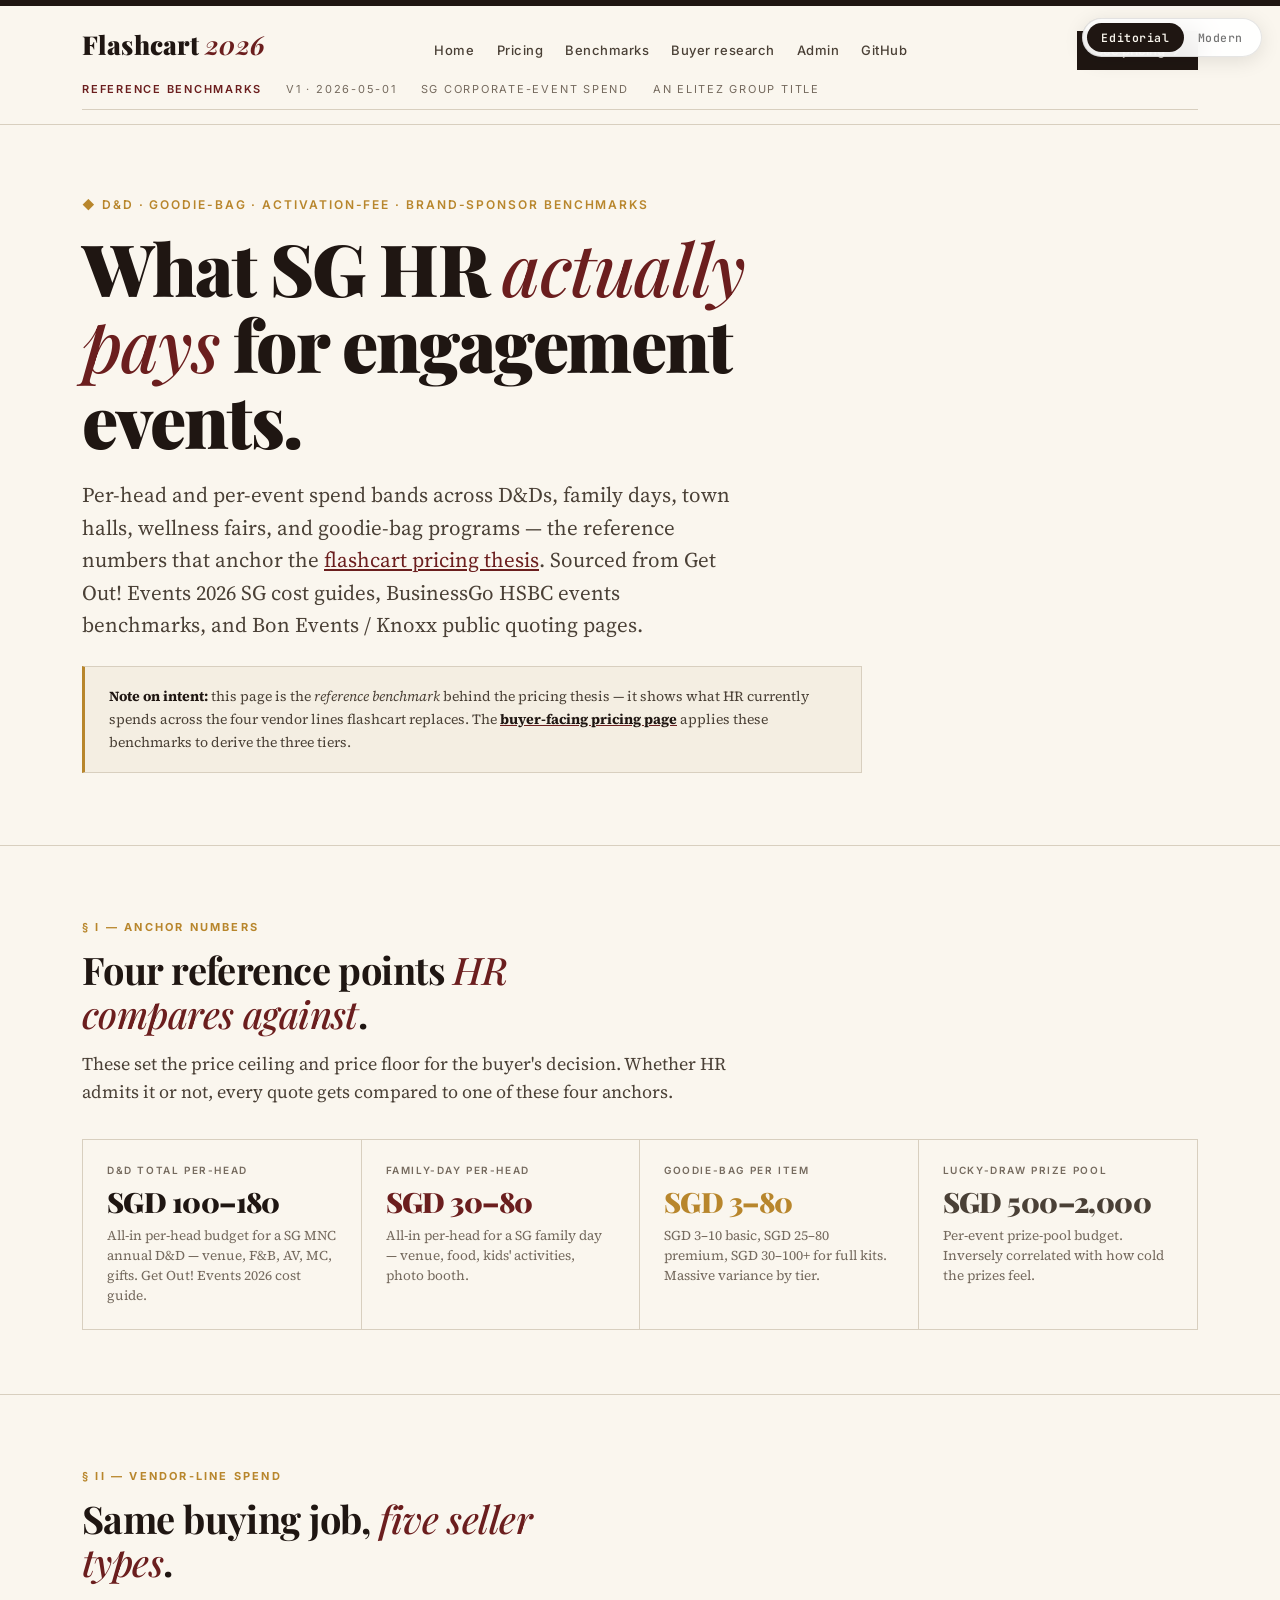
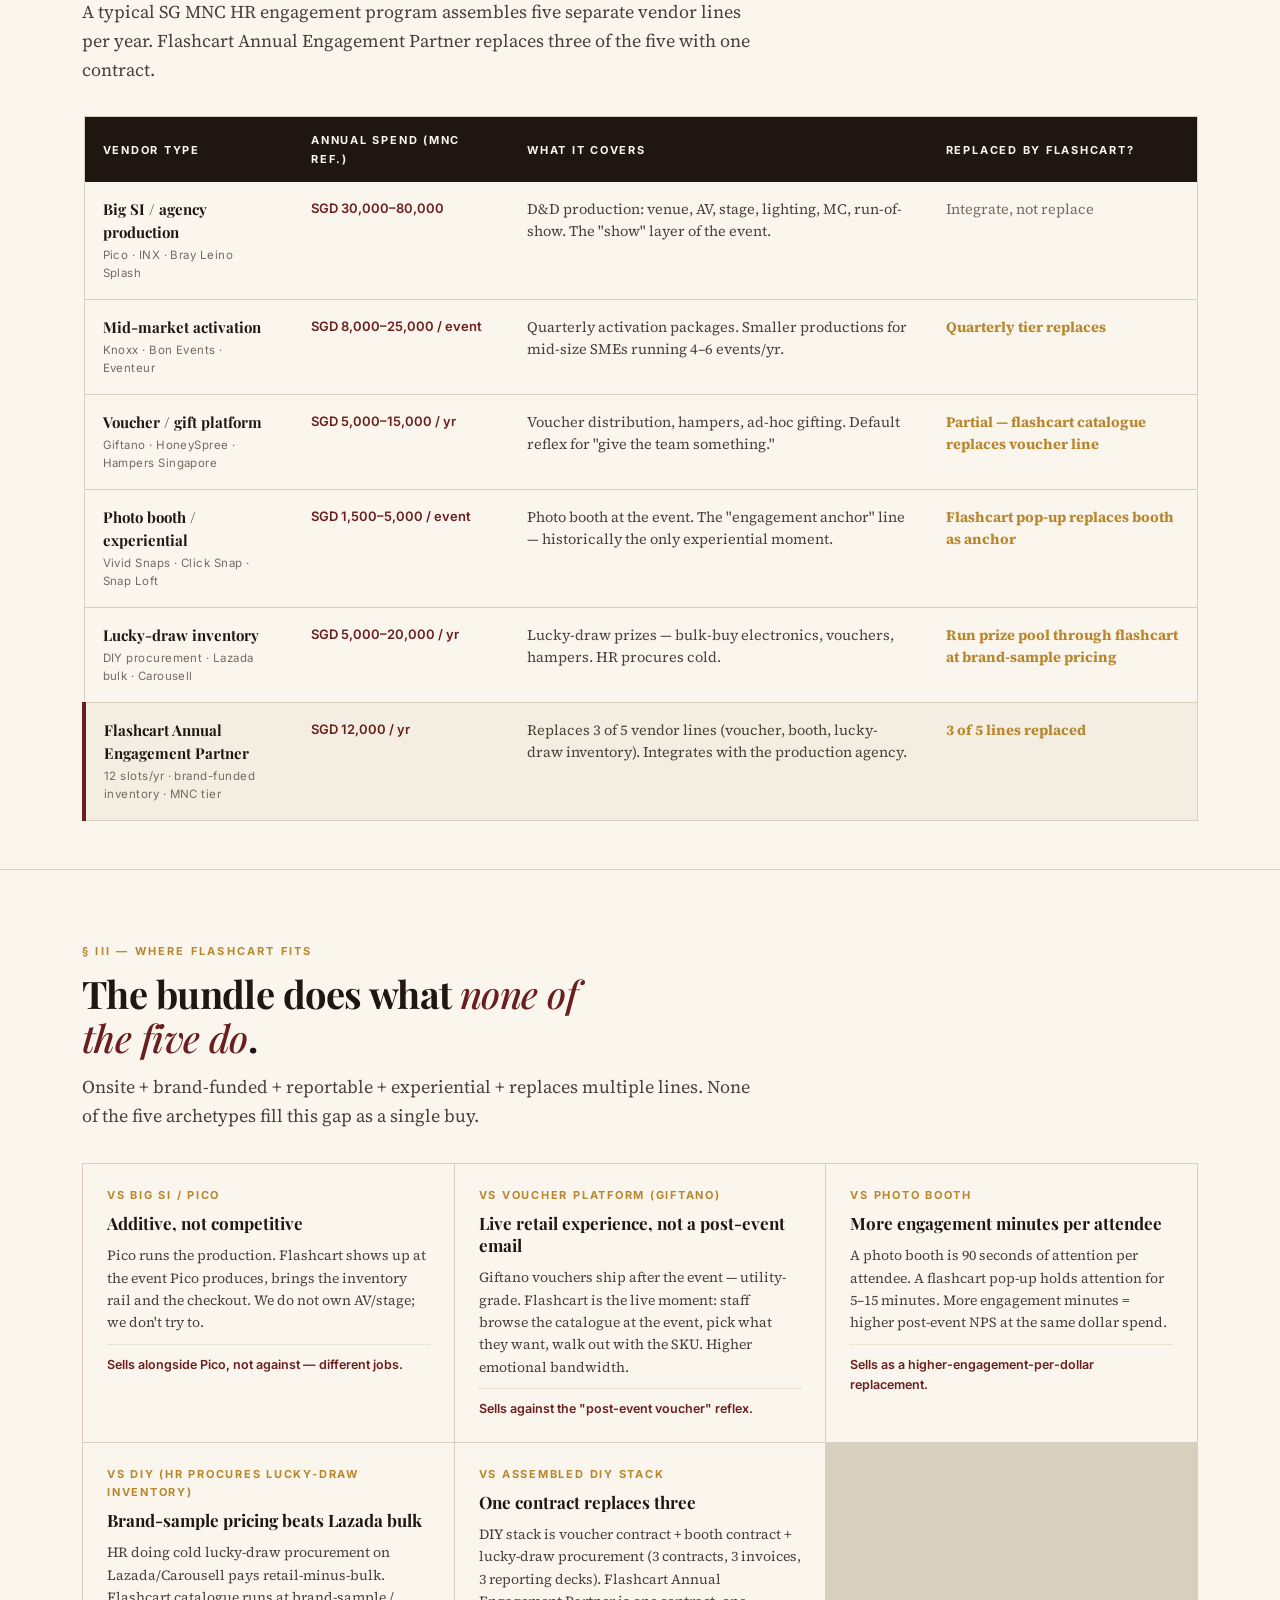
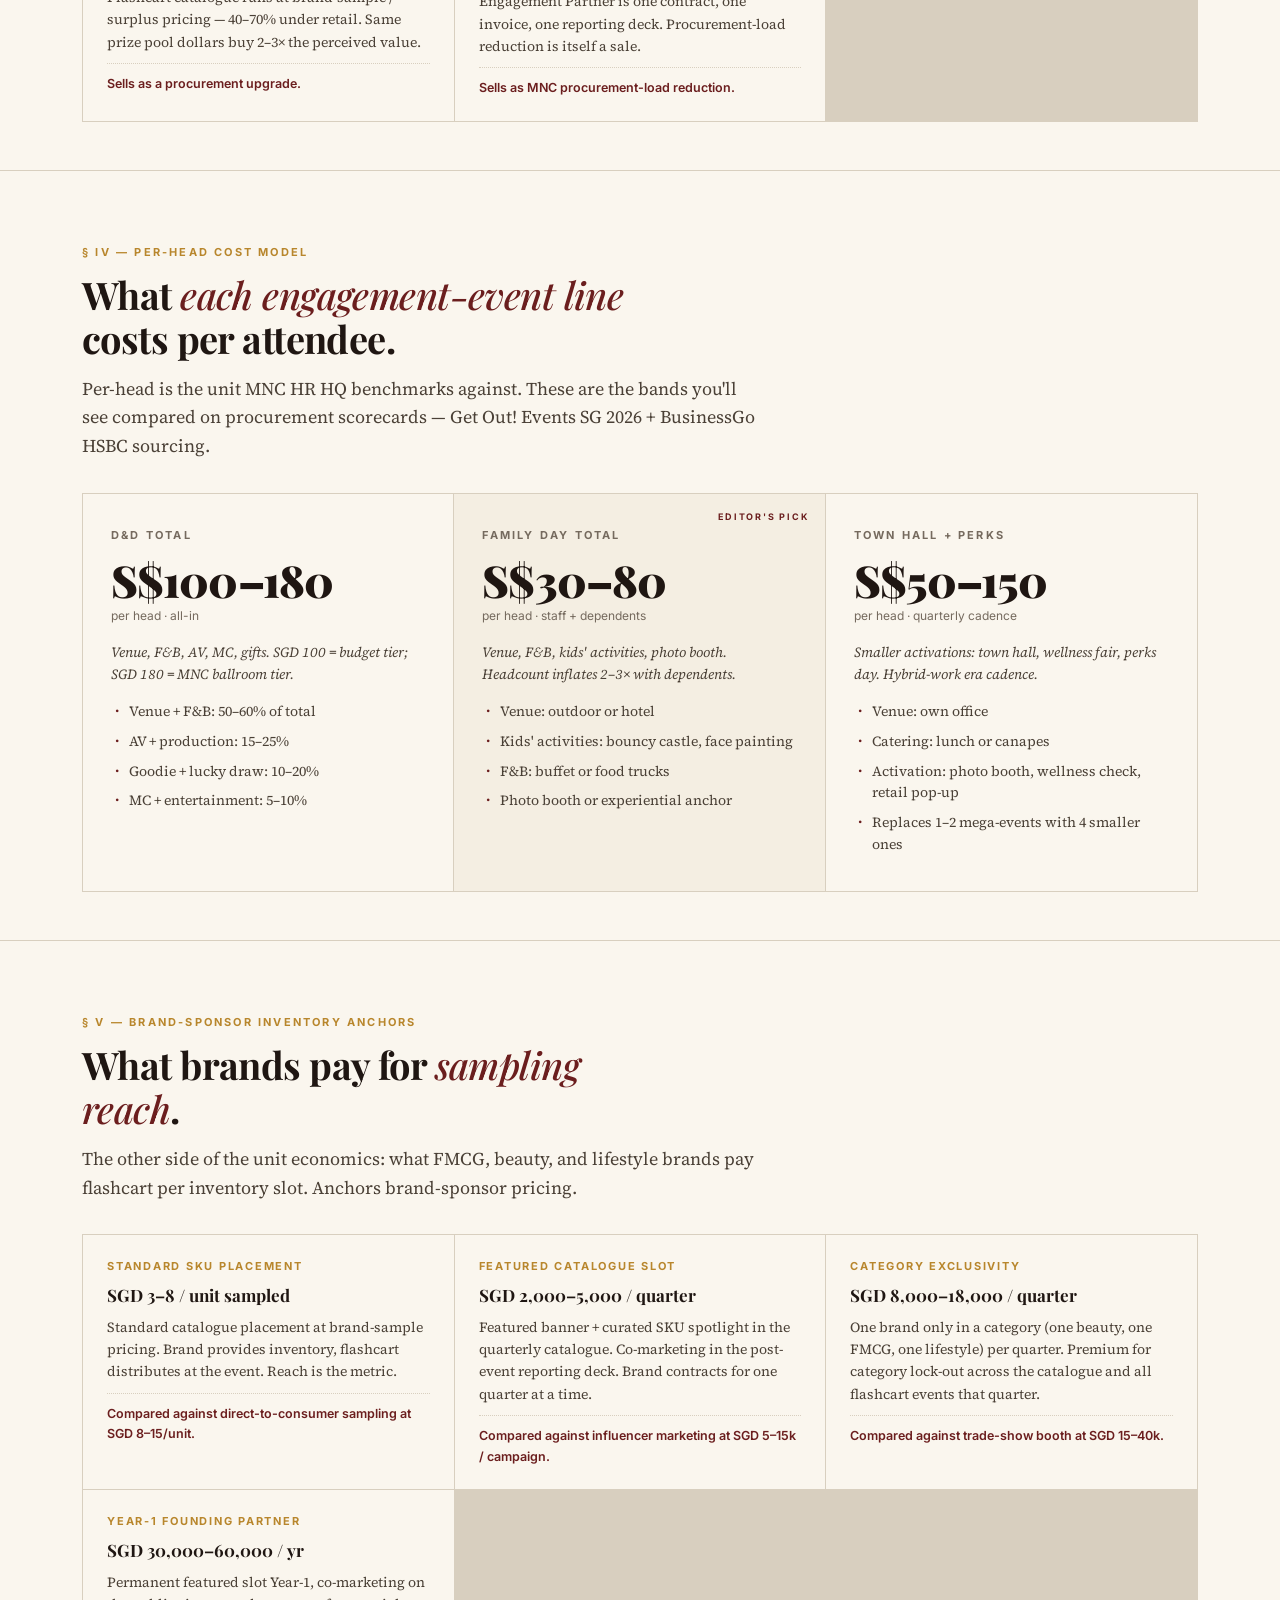
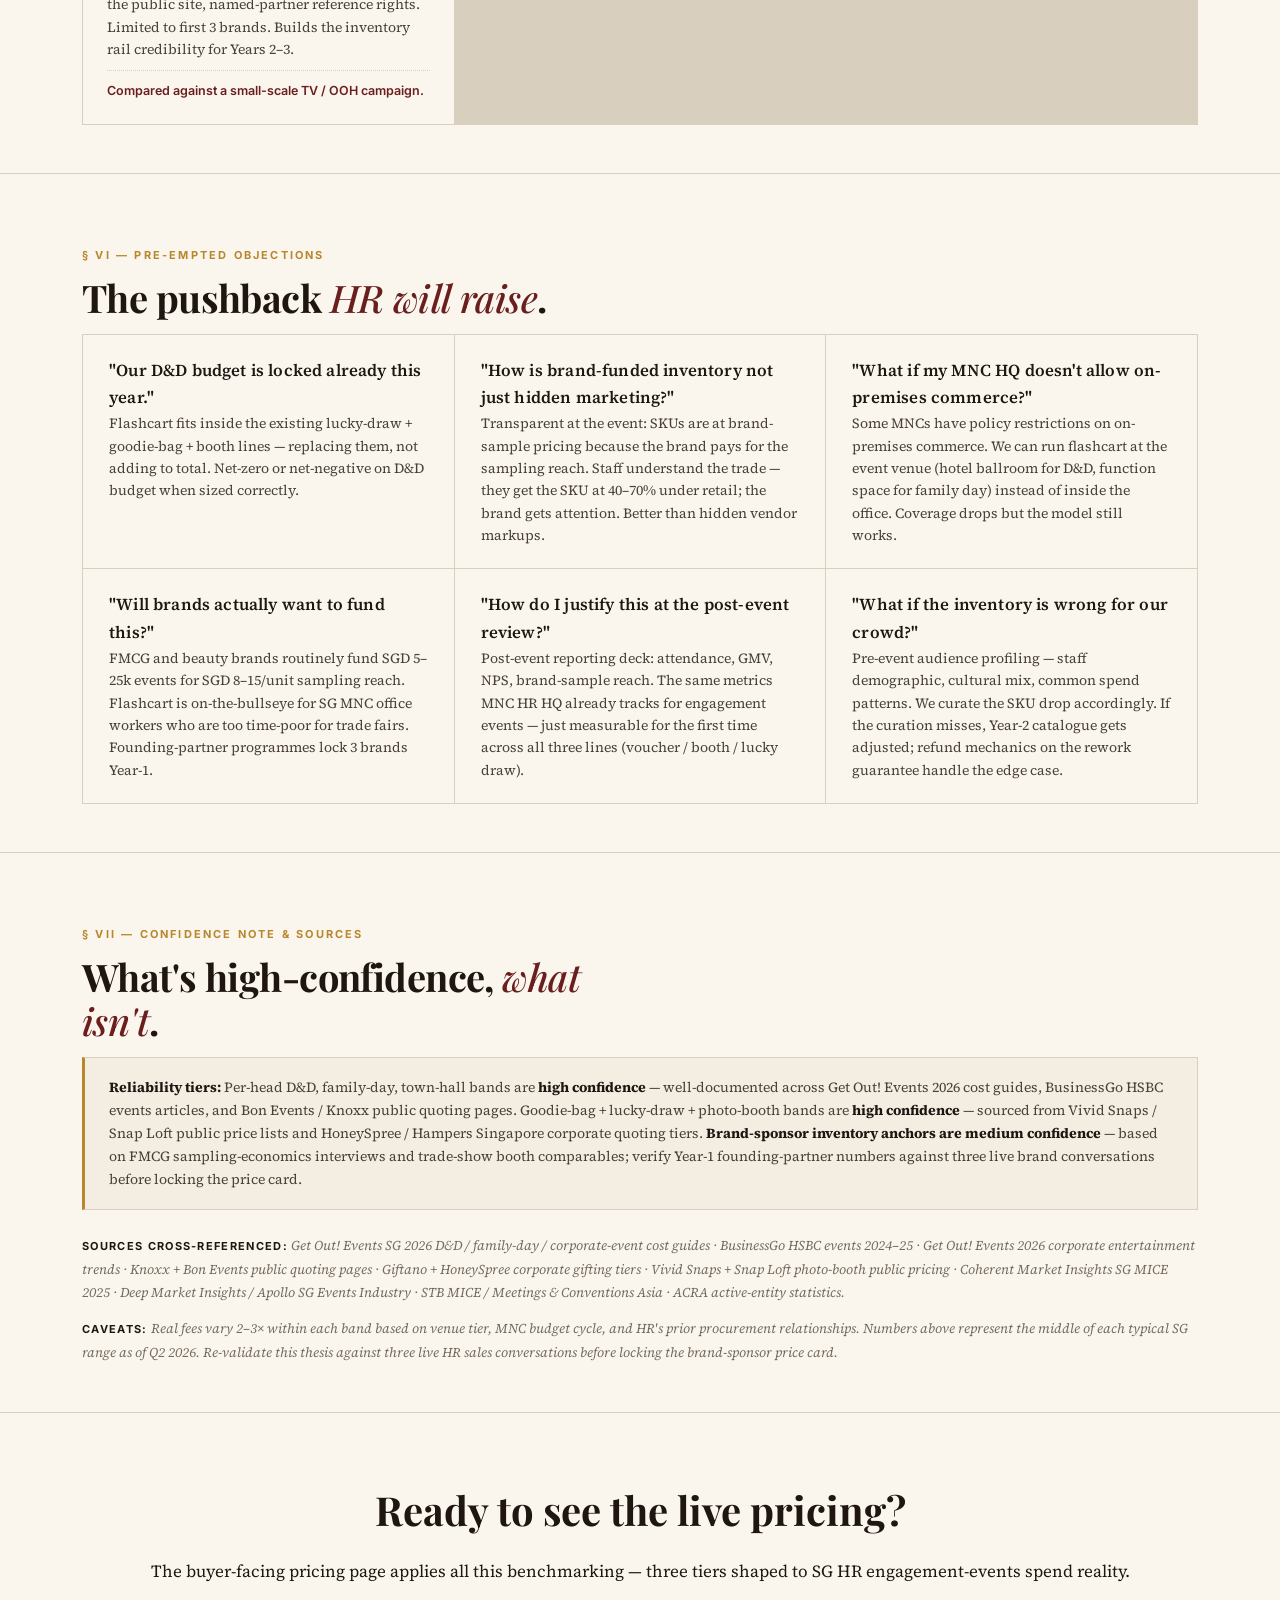
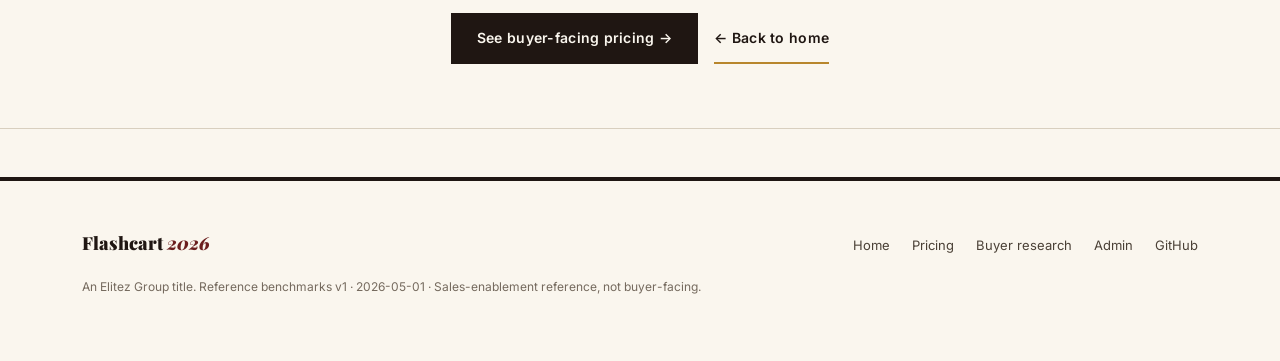
<file: showcase/pricing-benchmarks.html>
<!DOCTYPE html>
<html lang="en">
<head>
  <meta charset="UTF-8">
  <meta name="viewport" content="width=device-width, initial-scale=1.0">
  <title>Benchmarks — D&amp;D, goodie-bag &amp; activation-fee anchors · Flashcart 2026</title>
  <meta name="description" content="What SG corporate event production, goodie-bag, voucher, and activation vendors charge — the reference benchmarks behind Flashcart's three-tier pricing.">
  <link href="https://fonts.googleapis.com/css2?family=Playfair+Display:wght@400;500;700;900&family=Source+Serif+Pro:ital,wght@0,400;0,600;1,400&family=Inter+Tight:wght@400;500;600;700;800&family=Inter:wght@400;500;600&family=JetBrains+Mono:wght@400;500;600&display=swap" rel="stylesheet">
  <link rel="stylesheet" href="assets/dual-theme.css">
  <style>.h-as-h4{font-size:1.05rem;font-weight:600;letter-spacing:.01em;}</style>
</head>
<body class="theme-editorial">

  <div class="theme-switch" role="group" aria-label="Theme switcher">
    <button data-theme="editorial" class="active" type="button">Editorial</button>
    <button data-theme="saas" type="button">Modern</button>
  </div>

  <header class="nav">
    <div class="container nav-row">
      <a href="index.html" class="brand">
        <span class="mark">FC</span>
        Flashcart <em>2026</em>
      </a>
      <nav class="links">
        <a href="index.html">Home</a>
        <a href="pricing-thesis.html">Pricing</a>
        <a href="pricing-benchmarks.html">Benchmarks</a>
        <a href="buyer-research.html">Buyer research</a>
        <a href="../template/admin/index.html">Admin</a>
        <a href="https://github.com/derrick-pixel/flashcart-research">GitHub</a>
      </nav>
      <a href="pricing-thesis.html" class="nav-cta">See pricing →</a>
    </div>
    <div class="container">
      <div class="issue-strip">
        <span>Reference benchmarks</span>
        <span>v1 · 2026-05-01</span>
        <span>SG corporate-event spend</span>
        <span>An Elitez Group title</span>
      </div>
    </div>
  </header>

  <main>
  <section class="hero">
    <div class="container">
      <div class="pill"><span class="dot"></span> ◆ D&amp;D · goodie-bag · activation-fee · brand-sponsor benchmarks</div>
      <h1>What SG HR <em>actually pays</em> for engagement events.</h1>
      <p class="deck">Per-head and per-event spend bands across D&amp;Ds, family days, town halls, wellness fairs, and goodie-bag programs — the reference numbers that anchor the <a href="pricing-thesis.html">flashcart pricing thesis</a>. Sourced from Get Out! Events 2026 SG cost guides, BusinessGo HSBC events benchmarks, and Bon Events / Knoxx public quoting pages.</p>
      <div class="conf-strip" style="margin-top: 24px; max-width: 780px;">
        <strong>Note on intent:</strong> this page is the <em>reference benchmark</em> behind the pricing thesis — it shows what HR currently spends across the four vendor lines flashcart replaces. The <a href="pricing-thesis.html"><strong>buyer-facing pricing page</strong></a> applies these benchmarks to derive the three tiers.
      </div>
    </div>
  </section>

  <section class="section">
    <div class="container">
      <div class="label">§ I — Anchor numbers</div>
      <h2>Four reference points <em>HR compares against</em>.</h2>
      <p class="deck">These set the price ceiling and price floor for the buyer's decision. Whether HR admits it or not, every quote gets compared to one of these four anchors.</p>
      <div class="kpi-strip">
        <div class="kpi">
          <div class="kpi-lbl">D&amp;D total per-head</div>
          <div class="kpi-val">SGD 100–180</div>
          <div class="kpi-sub">All-in per-head budget for a SG MNC annual D&amp;D — venue, F&amp;B, AV, MC, gifts. Get Out! Events 2026 cost guide.</div>
        </div>
        <div class="kpi alt-1">
          <div class="kpi-lbl">Family-day per-head</div>
          <div class="kpi-val">SGD 30–80</div>
          <div class="kpi-sub">All-in per-head for a SG family day — venue, food, kids' activities, photo booth.</div>
        </div>
        <div class="kpi alt-2">
          <div class="kpi-lbl">Goodie-bag per item</div>
          <div class="kpi-val">SGD 3–80</div>
          <div class="kpi-sub">SGD 3–10 basic, SGD 25–80 premium, SGD 30–100+ for full kits. Massive variance by tier.</div>
        </div>
        <div class="kpi alt-3">
          <div class="kpi-lbl">Lucky-draw prize pool</div>
          <div class="kpi-val">SGD 500–2,000</div>
          <div class="kpi-sub">Per-event prize-pool budget. Inversely correlated with how cold the prizes feel.</div>
        </div>
      </div>
    </div>
  </section>

  <section class="section">
    <div class="container">
      <div class="label">§ II — Vendor-line spend</div>
      <h2>Same buying job, <em>five seller types</em>.</h2>
      <p class="deck">A typical SG MNC HR engagement program assembles five separate vendor lines per year. Flashcart Annual Engagement Partner replaces three of the five with one contract.</p>
      <table class="vs-table">
        <thead>
          <tr>
            <th>Vendor type</th>
            <th>Annual spend (MNC ref.)</th>
            <th>What it covers</th>
            <th>Replaced by flashcart?</th>
          </tr>
        </thead>
        <tbody>
          <tr>
            <td>
              <div class="firm-name">Big SI / agency production</div>
              <div class="firm-meta">Pico · INX · Bray Leino Splash</div>
            </td>
            <td class="price-cell">SGD 30,000–80,000</td>
            <td>D&amp;D production: venue, AV, stage, lighting, MC, run-of-show. The "show" layer of the event.</td>
            <td><span class="cross">Integrate, not replace</span></td>
          </tr>
          <tr>
            <td>
              <div class="firm-name">Mid-market activation</div>
              <div class="firm-meta">Knoxx · Bon Events · Eventeur</div>
            </td>
            <td class="price-cell">SGD 8,000–25,000 / event</td>
            <td>Quarterly activation packages. Smaller productions for mid-size SMEs running 4–6 events/yr.</td>
            <td><span class="check">Quarterly tier replaces</span></td>
          </tr>
          <tr>
            <td>
              <div class="firm-name">Voucher / gift platform</div>
              <div class="firm-meta">Giftano · HoneySpree · Hampers Singapore</div>
            </td>
            <td class="price-cell">SGD 5,000–15,000 / yr</td>
            <td>Voucher distribution, hampers, ad-hoc gifting. Default reflex for "give the team something."</td>
            <td><span class="check">Partial — flashcart catalogue replaces voucher line</span></td>
          </tr>
          <tr>
            <td>
              <div class="firm-name">Photo booth / experiential</div>
              <div class="firm-meta">Vivid Snaps · Click Snap · Snap Loft</div>
            </td>
            <td class="price-cell">SGD 1,500–5,000 / event</td>
            <td>Photo booth at the event. The "engagement anchor" line — historically the only experiential moment.</td>
            <td><span class="check">Flashcart pop-up replaces booth as anchor</span></td>
          </tr>
          <tr>
            <td>
              <div class="firm-name">Lucky-draw inventory</div>
              <div class="firm-meta">DIY procurement · Lazada bulk · Carousell</div>
            </td>
            <td class="price-cell">SGD 5,000–20,000 / yr</td>
            <td>Lucky-draw prizes — bulk-buy electronics, vouchers, hampers. HR procures cold.</td>
            <td><span class="check">Run prize pool through flashcart at brand-sample pricing</span></td>
          </tr>
          <tr class="us">
            <td>
              <div class="firm-name">Flashcart Annual Engagement Partner</div>
              <div class="firm-meta">12 slots/yr · brand-funded inventory · MNC tier</div>
            </td>
            <td class="price-cell">SGD 12,000 / yr</td>
            <td>Replaces 3 of 5 vendor lines (voucher, booth, lucky-draw inventory). Integrates with the production agency.</td>
            <td><span class="check">3 of 5 lines replaced</span></td>
          </tr>
        </tbody>
      </table>
    </div>
  </section>

  <section class="section">
    <div class="container">
      <div class="label">§ III — Where flashcart fits</div>
      <h2>The bundle does what <em>none of the five do</em>.</h2>
      <p class="deck">Onsite + brand-funded + reportable + experiential + replaces multiple lines. None of the five archetypes fill this gap as a single buy.</p>
      <div class="anchor-grid">
        <div class="anchor-card">
          <div class="vs">vs Big SI / Pico</div>
          <div class="vs-headline">Additive, not competitive</div>
          <div class="vs-body">Pico runs the production. Flashcart shows up at the event Pico produces, brings the inventory rail and the checkout. We do not own AV/stage; we don't try to.</div>
          <div class="vs-takeaway">Sells alongside Pico, not against — different jobs.</div>
        </div>
        <div class="anchor-card">
          <div class="vs">vs voucher platform (Giftano)</div>
          <div class="vs-headline">Live retail experience, not a post-event email</div>
          <div class="vs-body">Giftano vouchers ship after the event — utility-grade. Flashcart is the live moment: staff browse the catalogue at the event, pick what they want, walk out with the SKU. Higher emotional bandwidth.</div>
          <div class="vs-takeaway">Sells against the "post-event voucher" reflex.</div>
        </div>
        <div class="anchor-card">
          <div class="vs">vs photo booth</div>
          <div class="vs-headline">More engagement minutes per attendee</div>
          <div class="vs-body">A photo booth is 90 seconds of attention per attendee. A flashcart pop-up holds attention for 5–15 minutes. More engagement minutes = higher post-event NPS at the same dollar spend.</div>
          <div class="vs-takeaway">Sells as a higher-engagement-per-dollar replacement.</div>
        </div>
        <div class="anchor-card">
          <div class="vs">vs DIY (HR procures lucky-draw inventory)</div>
          <div class="vs-headline">Brand-sample pricing beats Lazada bulk</div>
          <div class="vs-body">HR doing cold lucky-draw procurement on Lazada/Carousell pays retail-minus-bulk. Flashcart catalogue runs at brand-sample / surplus pricing — 40–70% under retail. Same prize pool dollars buy 2–3× the perceived value.</div>
          <div class="vs-takeaway">Sells as a procurement upgrade.</div>
        </div>
        <div class="anchor-card">
          <div class="vs">vs assembled DIY stack</div>
          <div class="vs-headline">One contract replaces three</div>
          <div class="vs-body">DIY stack is voucher contract + booth contract + lucky-draw procurement (3 contracts, 3 invoices, 3 reporting decks). Flashcart Annual Engagement Partner is one contract, one invoice, one reporting deck. Procurement-load reduction is itself a sale.</div>
          <div class="vs-takeaway">Sells as MNC procurement-load reduction.</div>
        </div>
      </div>
    </div>
  </section>

  <section class="section">
    <div class="container">
      <div class="label">§ IV — Per-head cost model</div>
      <h2>What <em>each engagement-event line</em> costs per attendee.</h2>
      <p class="deck">Per-head is the unit MNC HR HQ benchmarks against. These are the bands you'll see compared on procurement scorecards — Get Out! Events SG 2026 + BusinessGo HSBC sourcing.</p>

      <div class="pricing-grid">
        <div class="price-card">
          <div class="name">D&amp;D total</div>
          <div class="amt">S$100–180</div>
          <div class="unit">per head · all-in</div>
          <div class="tag">Venue, F&amp;B, AV, MC, gifts. SGD 100 = budget tier; SGD 180 = MNC ballroom tier.</div>
          <ul>
            <li>Venue + F&amp;B: 50–60% of total</li>
            <li>AV + production: 15–25%</li>
            <li>Goodie + lucky draw: 10–20%</li>
            <li>MC + entertainment: 5–10%</li>
          </ul>
        </div>
        <div class="price-card featured">
          <div class="name">Family day total</div>
          <div class="amt">S$30–80</div>
          <div class="unit">per head · staff + dependents</div>
          <div class="tag">Venue, F&amp;B, kids' activities, photo booth. Headcount inflates 2–3× with dependents.</div>
          <ul>
            <li>Venue: outdoor or hotel</li>
            <li>Kids' activities: bouncy castle, face painting</li>
            <li>F&amp;B: buffet or food trucks</li>
            <li>Photo booth or experiential anchor</li>
          </ul>
        </div>
        <div class="price-card">
          <div class="name">Town hall + perks</div>
          <div class="amt">S$50–150</div>
          <div class="unit">per head · quarterly cadence</div>
          <div class="tag">Smaller activations: town hall, wellness fair, perks day. Hybrid-work era cadence.</div>
          <ul>
            <li>Venue: own office</li>
            <li>Catering: lunch or canapes</li>
            <li>Activation: photo booth, wellness check, retail pop-up</li>
            <li>Replaces 1–2 mega-events with 4 smaller ones</li>
          </ul>
        </div>
      </div>
    </div>
  </section>

  <section class="section">
    <div class="container">
      <div class="label">§ V — Brand-sponsor inventory anchors</div>
      <h2>What brands pay for <em>sampling reach</em>.</h2>
      <p class="deck">The other side of the unit economics: what FMCG, beauty, and lifestyle brands pay flashcart per inventory slot. Anchors brand-sponsor pricing.</p>
      <div class="anchor-grid">
        <div class="anchor-card">
          <div class="vs">Standard SKU placement</div>
          <div class="vs-headline">SGD 3–8 / unit sampled</div>
          <div class="vs-body">Standard catalogue placement at brand-sample pricing. Brand provides inventory, flashcart distributes at the event. Reach is the metric.</div>
          <div class="vs-takeaway">Compared against direct-to-consumer sampling at SGD 8–15/unit.</div>
        </div>
        <div class="anchor-card">
          <div class="vs">Featured catalogue slot</div>
          <div class="vs-headline">SGD 2,000–5,000 / quarter</div>
          <div class="vs-body">Featured banner + curated SKU spotlight in the quarterly catalogue. Co-marketing in the post-event reporting deck. Brand contracts for one quarter at a time.</div>
          <div class="vs-takeaway">Compared against influencer marketing at SGD 5–15k / campaign.</div>
        </div>
        <div class="anchor-card">
          <div class="vs">Category exclusivity</div>
          <div class="vs-headline">SGD 8,000–18,000 / quarter</div>
          <div class="vs-body">One brand only in a category (one beauty, one FMCG, one lifestyle) per quarter. Premium for category lock-out across the catalogue and all flashcart events that quarter.</div>
          <div class="vs-takeaway">Compared against trade-show booth at SGD 15–40k.</div>
        </div>
        <div class="anchor-card">
          <div class="vs">Year-1 founding partner</div>
          <div class="vs-headline">SGD 30,000–60,000 / yr</div>
          <div class="vs-body">Permanent featured slot Year-1, co-marketing on the public site, named-partner reference rights. Limited to first 3 brands. Builds the inventory rail credibility for Years 2–3.</div>
          <div class="vs-takeaway">Compared against a small-scale TV / OOH campaign.</div>
        </div>
      </div>
    </div>
  </section>

  <section class="section">
    <div class="container">
      <div class="label">§ VI — Pre-empted objections</div>
      <h2>The pushback <em>HR will raise</em>.</h2>
      <div class="obj-grid">
        <div class="obj-card">
          <h3 class="h-as-h4">"Our D&amp;D budget is locked already this year."</h3>
          <p>Flashcart fits inside the existing lucky-draw + goodie-bag + booth lines — replacing them, not adding to total. Net-zero or net-negative on D&amp;D budget when sized correctly.</p>
        </div>
        <div class="obj-card">
          <h3 class="h-as-h4">"How is brand-funded inventory not just hidden marketing?"</h3>
          <p>Transparent at the event: SKUs are at brand-sample pricing because the brand pays for the sampling reach. Staff understand the trade — they get the SKU at 40–70% under retail; the brand gets attention. Better than hidden vendor markups.</p>
        </div>
        <div class="obj-card">
          <h3 class="h-as-h4">"What if my MNC HQ doesn't allow on-premises commerce?"</h3>
          <p>Some MNCs have policy restrictions on on-premises commerce. We can run flashcart at the event venue (hotel ballroom for D&amp;D, function space for family day) instead of inside the office. Coverage drops but the model still works.</p>
        </div>
        <div class="obj-card">
          <h3 class="h-as-h4">"Will brands actually want to fund this?"</h3>
          <p>FMCG and beauty brands routinely fund SGD 5–25k events for SGD 8–15/unit sampling reach. Flashcart is on-the-bullseye for SG MNC office workers who are too time-poor for trade fairs. Founding-partner programmes lock 3 brands Year-1.</p>
        </div>
        <div class="obj-card">
          <h3 class="h-as-h4">"How do I justify this at the post-event review?"</h3>
          <p>Post-event reporting deck: attendance, GMV, NPS, brand-sample reach. The same metrics MNC HR HQ already tracks for engagement events — just measurable for the first time across all three lines (voucher / booth / lucky draw).</p>
        </div>
        <div class="obj-card">
          <h3 class="h-as-h4">"What if the inventory is wrong for our crowd?"</h3>
          <p>Pre-event audience profiling — staff demographic, cultural mix, common spend patterns. We curate the SKU drop accordingly. If the curation misses, Year-2 catalogue gets adjusted; refund mechanics on the rework guarantee handle the edge case.</p>
        </div>
      </div>
    </div>
  </section>

  <section class="section">
    <div class="container">
      <div class="label">§ VII — Confidence note &amp; sources</div>
      <h2>What's high-confidence, <em>what isn't</em>.</h2>
      <div class="conf-strip">
        <strong>Reliability tiers:</strong> Per-head D&amp;D, family-day, town-hall bands are <strong>high confidence</strong> — well-documented across Get Out! Events 2026 cost guides, BusinessGo HSBC events articles, and Bon Events / Knoxx public quoting pages. Goodie-bag + lucky-draw + photo-booth bands are <strong>high confidence</strong> — sourced from Vivid Snaps / Snap Loft public price lists and HoneySpree / Hampers Singapore corporate quoting tiers. <strong>Brand-sponsor inventory anchors are medium confidence</strong> — based on FMCG sampling-economics interviews and trade-show booth comparables; verify Year-1 founding-partner numbers against three live brand conversations before locking the price card.
      </div>
      <p class="source-list">
        <strong>Sources cross-referenced:</strong> Get Out! Events SG 2026 D&amp;D / family-day / corporate-event cost guides · BusinessGo HSBC events 2024–25 · Get Out! Events 2026 corporate entertainment trends · Knoxx + Bon Events public quoting pages · Giftano + HoneySpree corporate gifting tiers · Vivid Snaps + Snap Loft photo-booth public pricing · Coherent Market Insights SG MICE 2025 · Deep Market Insights / Apollo SG Events Industry · STB MICE / Meetings &amp; Conventions Asia · ACRA active-entity statistics.
      </p>
      <p class="source-list" style="margin-top: 12px;">
        <strong>Caveats:</strong> Real fees vary 2–3× within each band based on venue tier, MNC budget cycle, and HR's prior procurement relationships. Numbers above represent the <em>middle</em> of each typical SG range as of Q2 2026. Re-validate this thesis against three live HR sales conversations before locking the brand-sponsor price card.
      </p>
    </div>
  </section>

  <section class="final-cta">
    <div class="container">
      <h2>Ready to see the live pricing?</h2>
      <p>The buyer-facing pricing page applies all this benchmarking — three tiers shaped to SG HR engagement-events spend reality.</p>
      <p class="ctas">
        <a href="pricing-thesis.html" class="cta-btn primary">See buyer-facing pricing →</a>
        <a href="index.html" class="cta-btn ghost">← Back to home</a>
      </p>
    </div>
  </section>

  </main>

  <footer class="footer">
    <div class="container">
      <div class="footer-row">
        <div class="brand-foot">Flashcart <em>2026</em></div>
        <nav class="links">
          <a href="index.html">Home</a>
          <a href="pricing-thesis.html">Pricing</a>
          <a href="buyer-research.html">Buyer research</a>
          <a href="../template/admin/index.html">Admin</a>
          <a href="https://github.com/derrick-pixel/flashcart-research">GitHub</a>
        </nav>
      </div>
      <p class="copy">An Elitez Group title. Reference benchmarks v1 · 2026-05-01 · Sales-enablement reference, not buyer-facing.</p>
    </div>
  </footer>

  <script src="assets/dual-theme.js"></script>
</body>
</html>
</file>
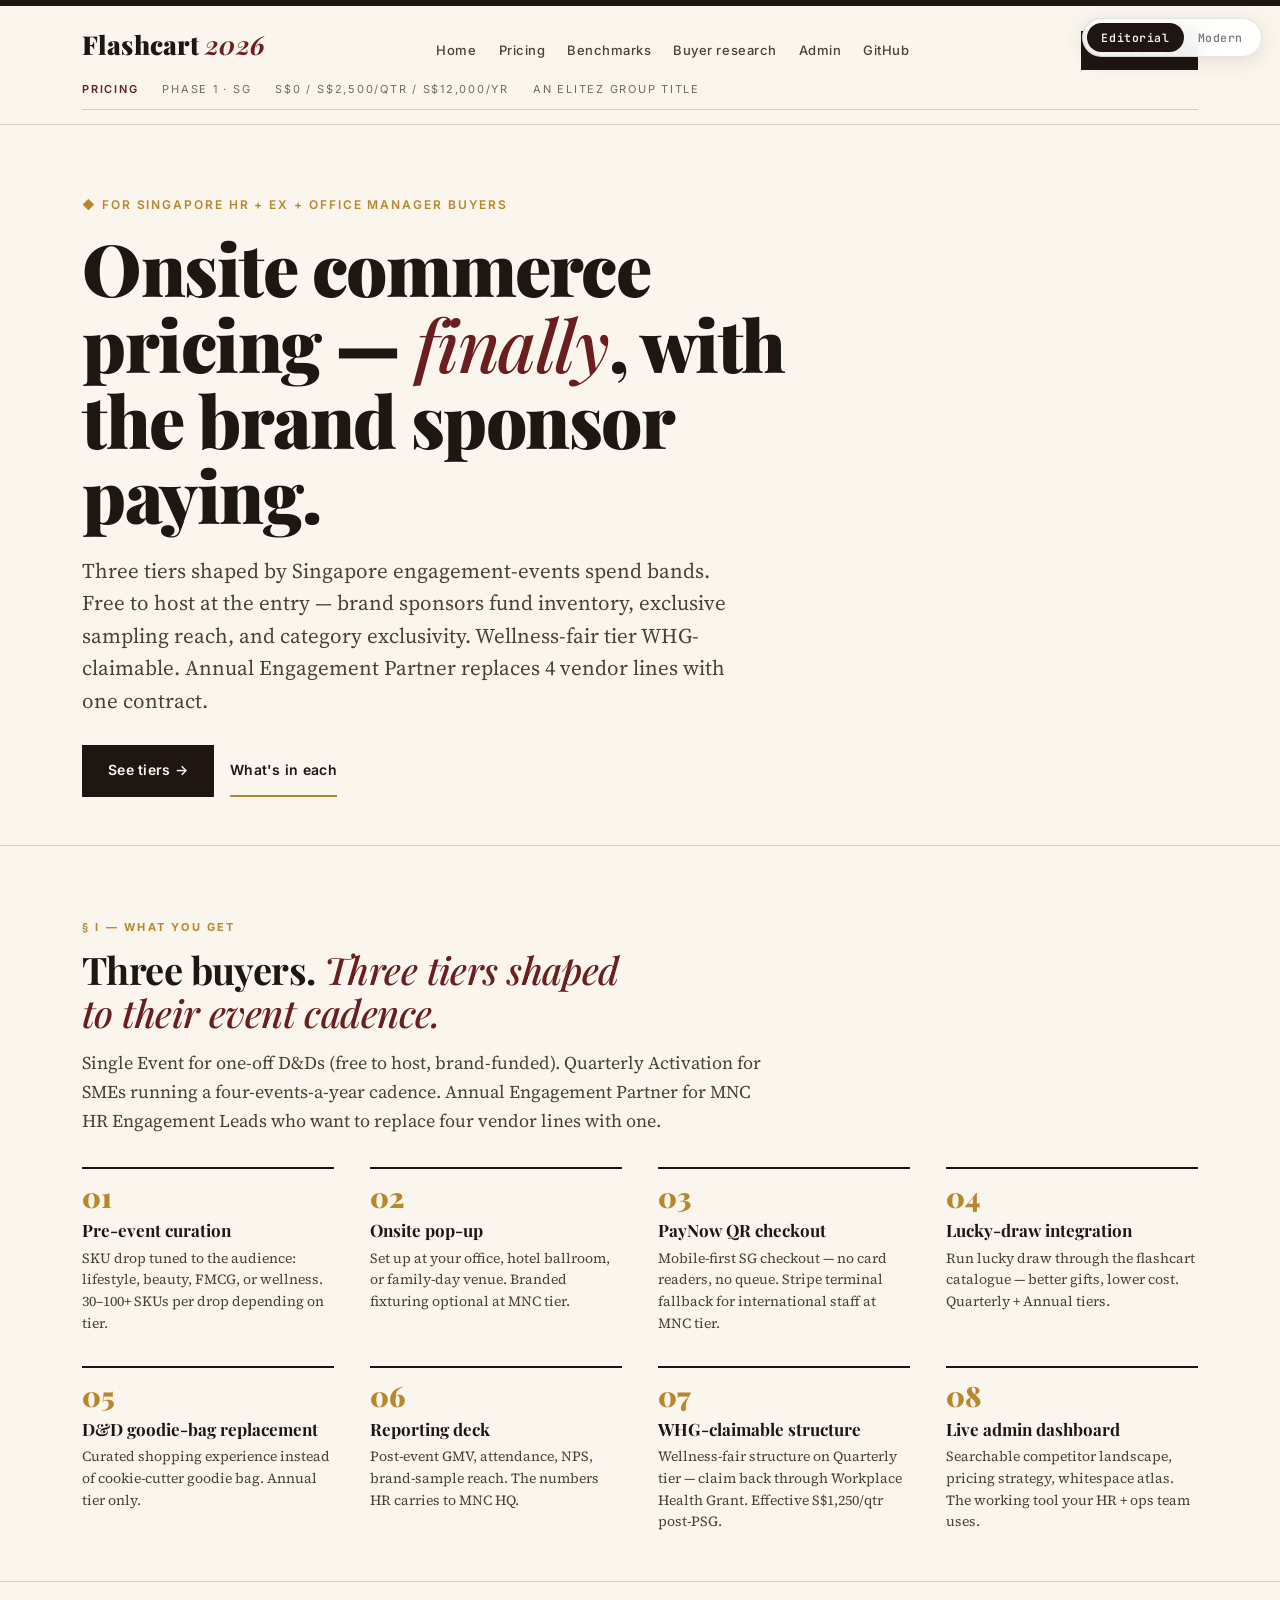
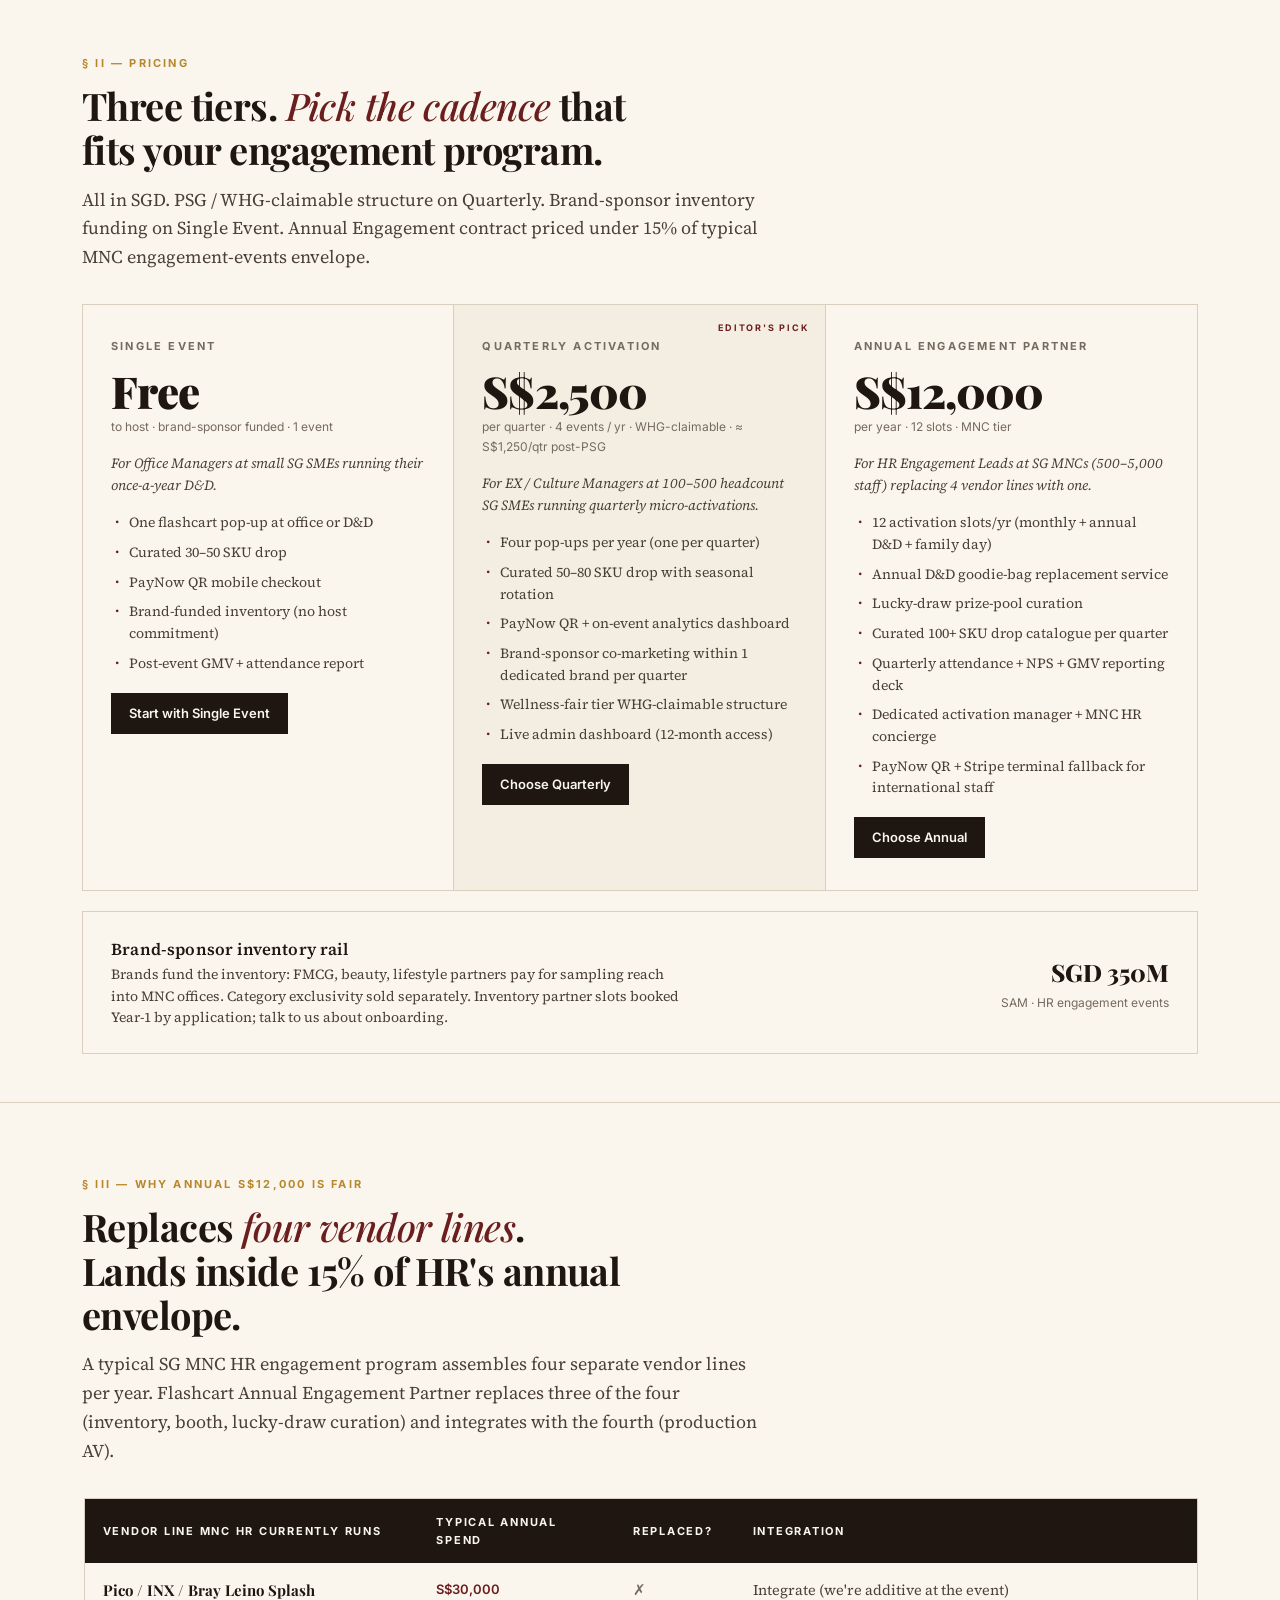
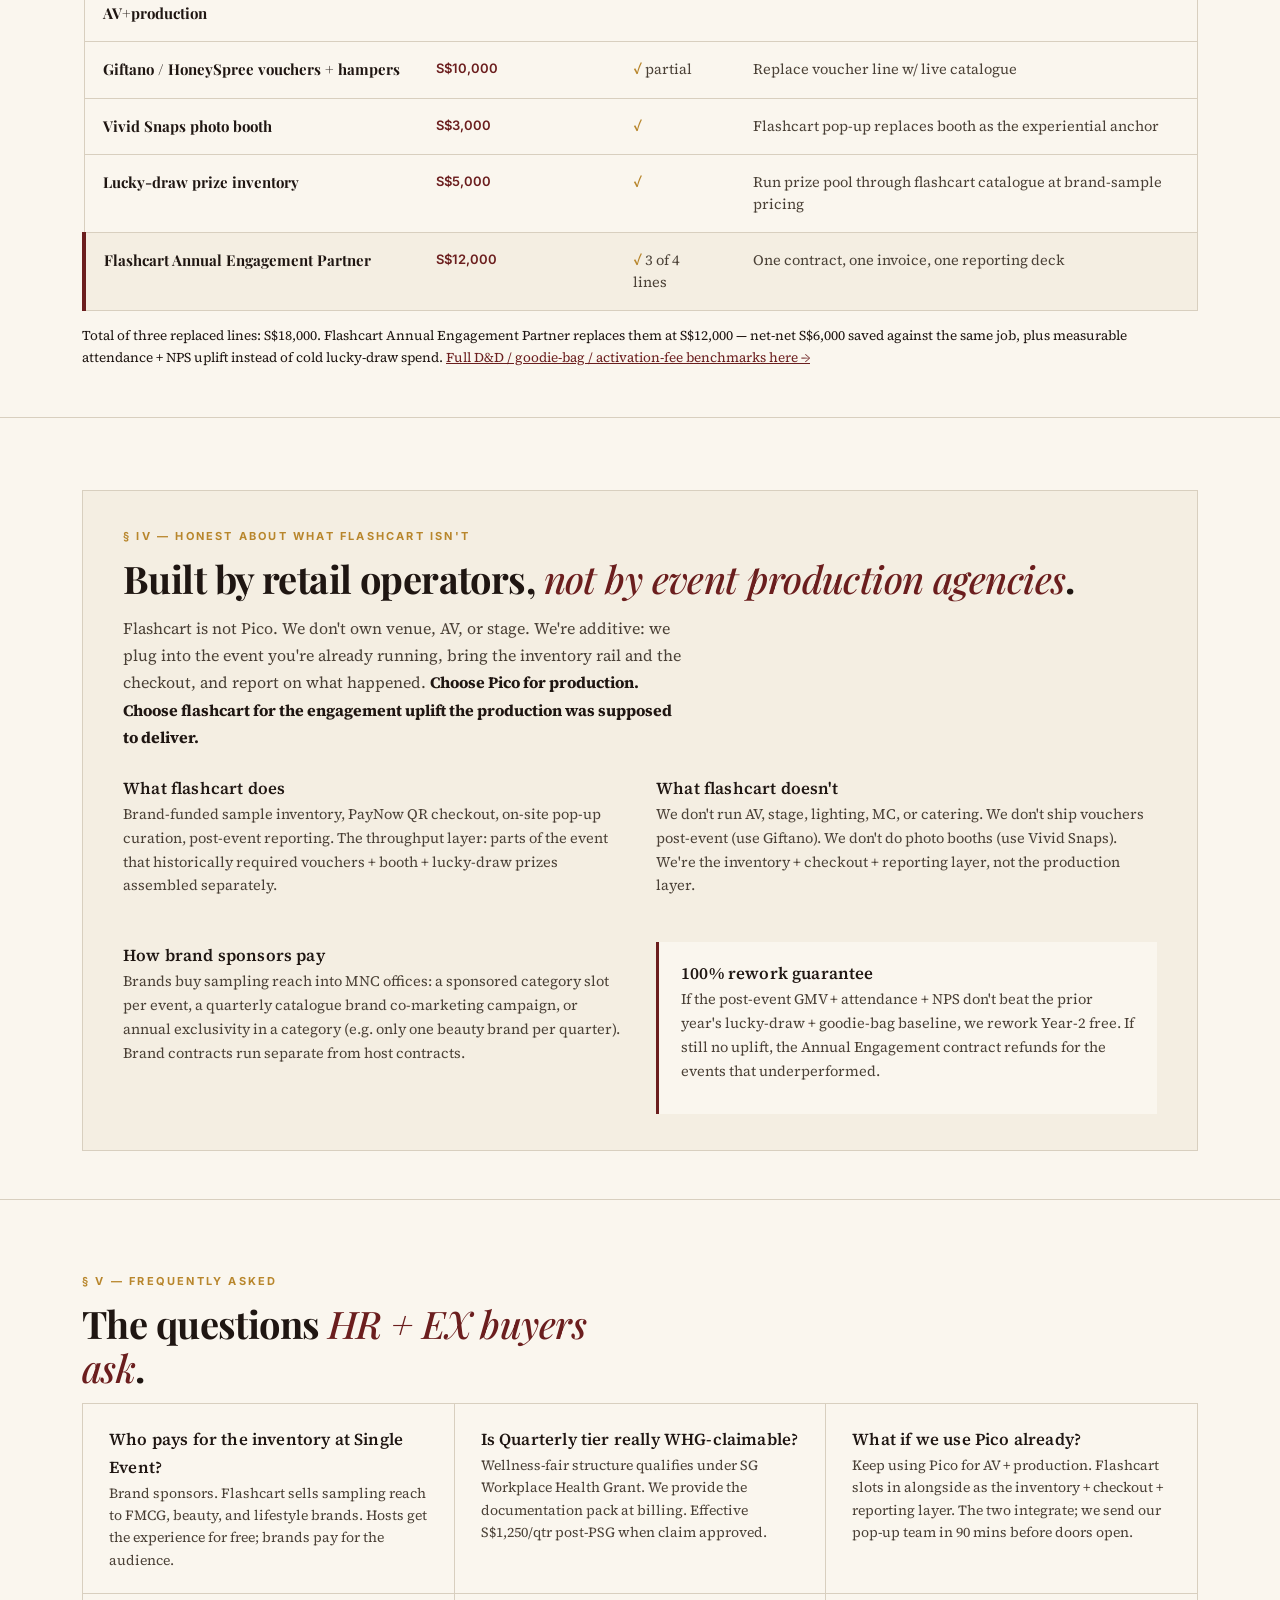
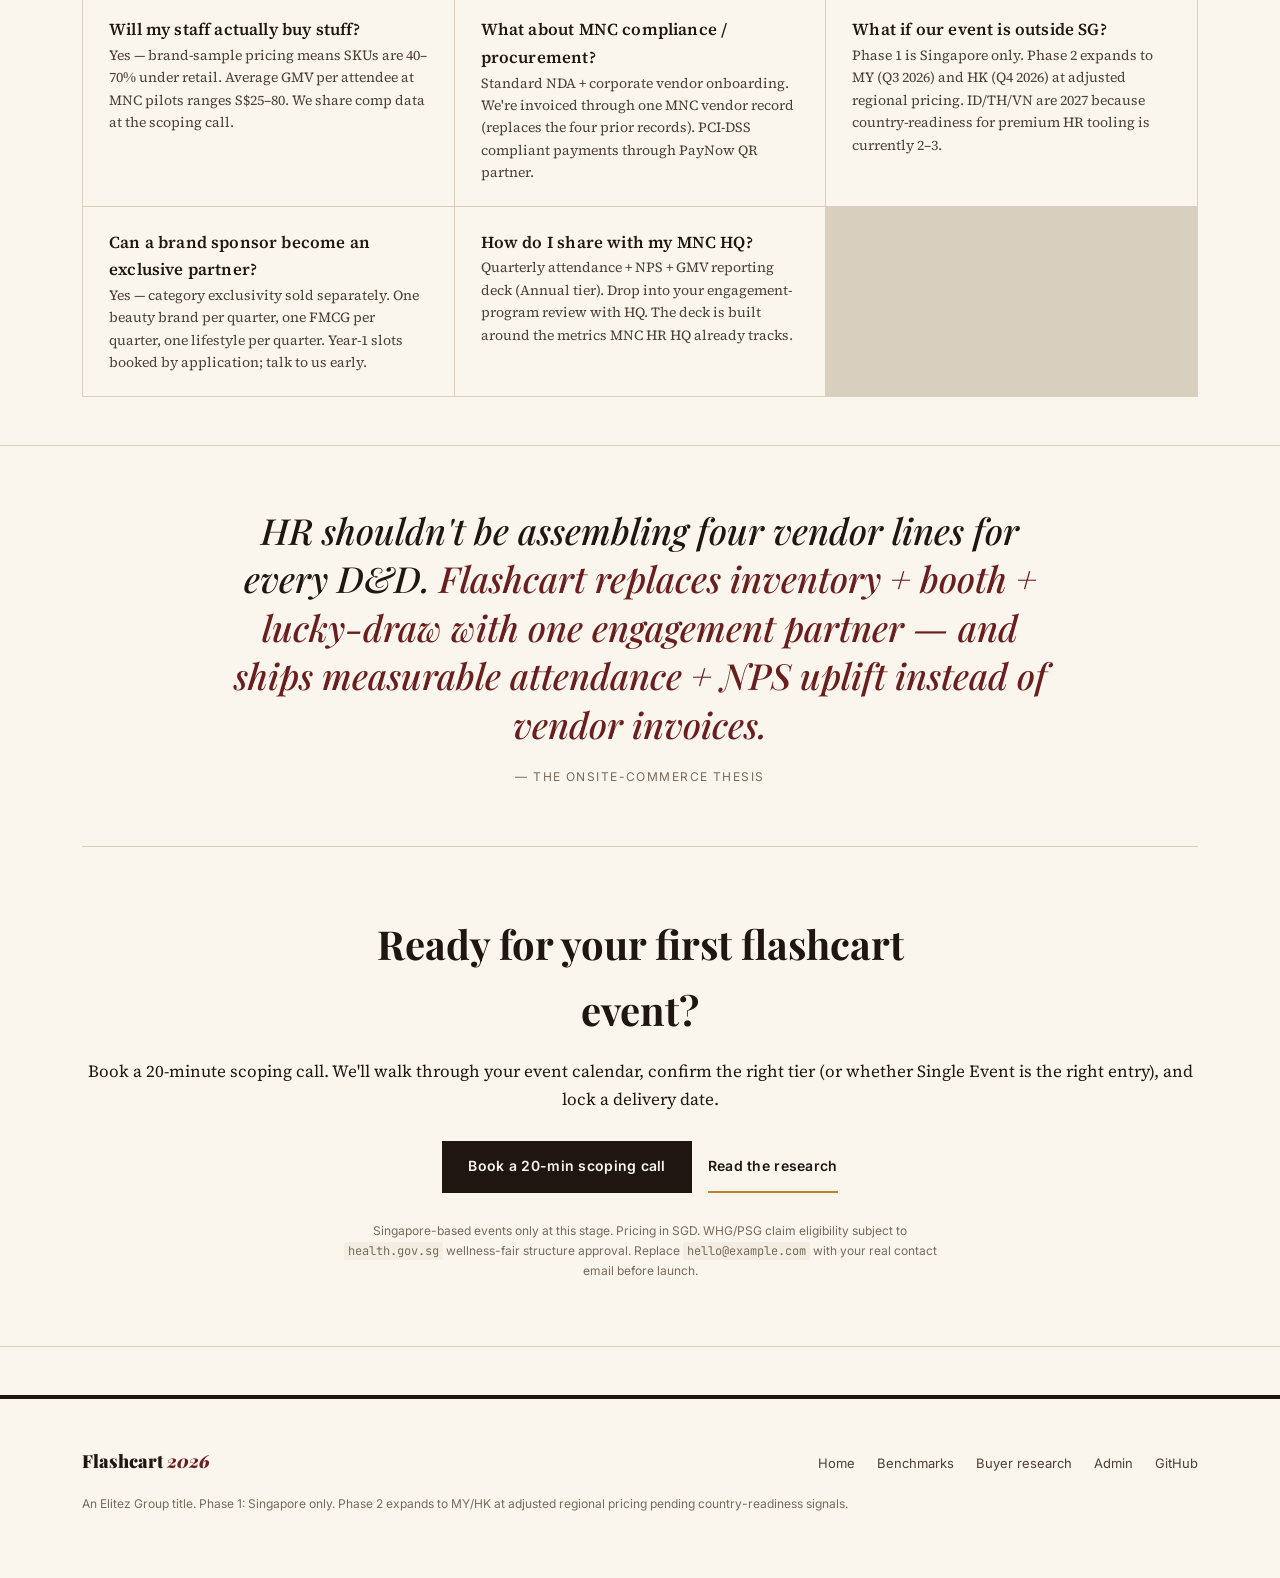
<file: showcase/pricing-thesis.html>
<!DOCTYPE html>
<html lang="en">
<head>
  <meta charset="UTF-8">
  <meta name="viewport" content="width=device-width, initial-scale=1.0">
  <title>Pricing — Flashcart 2026 onsite event commerce</title>
  <meta name="description" content="Flashcart 2026 pricing: Single Event (free, brand-funded), Quarterly Activation Package S$2,500/qtr, Annual Engagement Partner S$12,000/yr. WHG-claimable. Replaces 4 vendor lines.">
  <style>.h-as-h4{font-size:1.05rem;font-weight:600;letter-spacing:.01em;}</style>
  <link href="https://fonts.googleapis.com/css2?family=Playfair+Display:wght@400;500;700;900&family=Source+Serif+Pro:ital,wght@0,400;0,600;1,400&family=Inter+Tight:wght@400;500;600;700;800&family=Inter:wght@400;500;600&family=JetBrains+Mono:wght@400;500;600&display=swap" rel="stylesheet">
  <link rel="stylesheet" href="assets/dual-theme.css">
</head>
<body class="theme-editorial">

  <div class="theme-switch" role="group" aria-label="Theme switcher">
    <button data-theme="editorial" class="active" type="button">Editorial</button>
    <button data-theme="saas" type="button">Modern</button>
  </div>

  <header class="nav">
    <div class="container nav-row">
      <a href="index.html" class="brand">
        <span class="mark">FC</span>
        Flashcart <em>2026</em>
      </a>
      <nav class="links">
        <a href="index.html">Home</a>
        <a href="pricing-thesis.html">Pricing</a>
        <a href="pricing-benchmarks.html">Benchmarks</a>
        <a href="buyer-research.html">Buyer research</a>
        <a href="../template/admin/index.html">Admin</a>
        <a href="https://github.com/derrick-pixel/flashcart-research">GitHub</a>
      </nav>
      <a href="#contact" class="nav-cta">Book a call →</a>
    </div>
    <div class="container">
      <div class="issue-strip">
        <span>Pricing</span>
        <span>Phase 1 · SG</span>
        <span>S$0 / S$2,500/qtr / S$12,000/yr</span>
        <span>An Elitez Group title</span>
      </div>
    </div>
  </header>

  <main>
  <section class="hero">
    <div class="container">
      <div class="pill"><span class="dot"></span> ◆ For Singapore HR + EX + Office Manager buyers</div>
      <h1>Onsite commerce pricing — <em>finally</em>, with the brand sponsor paying.</h1>
      <p class="deck">Three tiers shaped by Singapore engagement-events spend bands. Free to host at the entry — brand sponsors fund inventory, exclusive sampling reach, and category exclusivity. Wellness-fair tier WHG-claimable. Annual Engagement Partner replaces 4 vendor lines with one contract.</p>
      <p class="ctas">
        <a href="#tiers" class="cta-btn primary">See tiers →</a>
        <a href="#what-you-get" class="cta-btn ghost">What's in each</a>
      </p>
    </div>
  </section>

  <section class="section" id="what-you-get">
    <div class="container">
      <div class="label">§ I — What you get</div>
      <h2>Three buyers. <em>Three tiers shaped to their event cadence.</em></h2>
      <p class="deck">Single Event for one-off D&amp;Ds (free to host, brand-funded). Quarterly Activation for SMEs running a four-events-a-year cadence. Annual Engagement Partner for MNC HR Engagement Leads who want to replace four vendor lines with one.</p>
      <div class="feature-grid">
        <div class="feature-card"><div class="icon">01</div><h3>Pre-event curation</h3><p>SKU drop tuned to the audience: lifestyle, beauty, FMCG, or wellness. 30–100+ SKUs per drop depending on tier.</p></div>
        <div class="feature-card"><div class="icon">02</div><h3>Onsite pop-up</h3><p>Set up at your office, hotel ballroom, or family-day venue. Branded fixturing optional at MNC tier.</p></div>
        <div class="feature-card"><div class="icon">03</div><h3>PayNow QR checkout</h3><p>Mobile-first SG checkout — no card readers, no queue. Stripe terminal fallback for international staff at MNC tier.</p></div>
        <div class="feature-card"><div class="icon">04</div><h3>Lucky-draw integration</h3><p>Run lucky draw through the flashcart catalogue — better gifts, lower cost. Quarterly + Annual tiers.</p></div>
        <div class="feature-card"><div class="icon">05</div><h3>D&amp;D goodie-bag replacement</h3><p>Curated shopping experience instead of cookie-cutter goodie bag. Annual tier only.</p></div>
        <div class="feature-card"><div class="icon">06</div><h3>Reporting deck</h3><p>Post-event GMV, attendance, NPS, brand-sample reach. The numbers HR carries to MNC HQ.</p></div>
        <div class="feature-card"><div class="icon">07</div><h3>WHG-claimable structure</h3><p>Wellness-fair structure on Quarterly tier — claim back through Workplace Health Grant. Effective S$1,250/qtr post-PSG.</p></div>
        <div class="feature-card"><div class="icon">08</div><h3>Live admin dashboard</h3><p>Searchable competitor landscape, pricing strategy, whitespace atlas. The working tool your HR + ops team uses.</p></div>
      </div>
    </div>
  </section>

  <section class="section" id="tiers">
    <div class="container">
      <div class="label">§ II — Pricing</div>
      <h2>Three tiers. <em>Pick the cadence</em> that fits your engagement program.</h2>
      <p class="deck">All in SGD. PSG / WHG-claimable structure on Quarterly. Brand-sponsor inventory funding on Single Event. Annual Engagement contract priced under 15% of typical MNC engagement-events envelope.</p>

      <div class="pricing-grid">
        <div class="price-card">
          <div class="name">Single Event</div>
          <div class="amt">Free</div>
          <div class="unit">to host · brand-sponsor funded · 1 event</div>
          <div class="tag">For Office Managers at small SG SMEs running their once-a-year D&amp;D.</div>
          <ul>
            <li>One flashcart pop-up at office or D&amp;D</li>
            <li>Curated 30–50 SKU drop</li>
            <li>PayNow QR mobile checkout</li>
            <li>Brand-funded inventory (no host commitment)</li>
            <li>Post-event GMV + attendance report</li>
          </ul>
          <a href="#contact" class="btn">Start with Single Event</a>
        </div>
        <div class="price-card featured">
          <div class="name">Quarterly Activation</div>
          <div class="amt">S$2,500</div>
          <div class="unit">per quarter · 4 events / yr · WHG-claimable · ≈ S$1,250/qtr post-PSG</div>
          <div class="tag">For EX / Culture Managers at 100–500 headcount SG SMEs running quarterly micro-activations.</div>
          <ul>
            <li>Four pop-ups per year (one per quarter)</li>
            <li>Curated 50–80 SKU drop with seasonal rotation</li>
            <li>PayNow QR + on-event analytics dashboard</li>
            <li>Brand-sponsor co-marketing within 1 dedicated brand per quarter</li>
            <li>Wellness-fair tier WHG-claimable structure</li>
            <li>Live admin dashboard (12-month access)</li>
          </ul>
          <a href="#contact" class="btn">Choose Quarterly</a>
        </div>
        <div class="price-card">
          <div class="name">Annual Engagement Partner</div>
          <div class="amt">S$12,000</div>
          <div class="unit">per year · 12 slots · MNC tier</div>
          <div class="tag">For HR Engagement Leads at SG MNCs (500–5,000 staff) replacing 4 vendor lines with one.</div>
          <ul>
            <li>12 activation slots/yr (monthly + annual D&amp;D + family day)</li>
            <li>Annual D&amp;D goodie-bag replacement service</li>
            <li>Lucky-draw prize-pool curation</li>
            <li>Curated 100+ SKU drop catalogue per quarter</li>
            <li>Quarterly attendance + NPS + GMV reporting deck</li>
            <li>Dedicated activation manager + MNC HR concierge</li>
            <li>PayNow QR + Stripe terminal fallback for international staff</li>
          </ul>
          <a href="#contact" class="btn">Choose Annual</a>
        </div>
      </div>

      <div class="refresh">
        <div class="l">
          <h3 class="h-as-h4">Brand-sponsor inventory rail</h3>
          <p>Brands fund the inventory: FMCG, beauty, lifestyle partners pay for sampling reach into MNC offices. Category exclusivity sold separately. Inventory partner slots booked Year-1 by application; talk to us about onboarding.</p>
        </div>
        <div class="r">
          <div class="amt">SGD 350M</div>
          <div class="unit">SAM · HR engagement events</div>
        </div>
      </div>
    </div>
  </section>

  <section class="section">
    <div class="container">
      <div class="label">§ III — Why Annual S$12,000 is fair</div>
      <h2>Replaces <em>four vendor lines</em>. Lands inside 15% of HR's annual envelope.</h2>
      <p class="deck">A typical SG MNC HR engagement program assembles four separate vendor lines per year. Flashcart Annual Engagement Partner replaces three of the four (inventory, booth, lucky-draw curation) and integrates with the fourth (production AV).</p>
      <table class="vs-table">
        <thead>
          <tr>
            <th>Vendor line MNC HR currently runs</th>
            <th>Typical annual spend</th>
            <th>Replaced?</th>
            <th>Integration</th>
          </tr>
        </thead>
        <tbody>
          <tr>
            <td><div class="firm-name">Pico / INX / Bray Leino Splash AV+production</div></td>
            <td class="price-cell">S$30,000</td>
            <td><span class="cross">✗</span></td>
            <td>Integrate (we're additive at the event)</td>
          </tr>
          <tr>
            <td><div class="firm-name">Giftano / HoneySpree vouchers + hampers</div></td>
            <td class="price-cell">S$10,000</td>
            <td><span class="check">✓</span> partial</td>
            <td>Replace voucher line w/ live catalogue</td>
          </tr>
          <tr>
            <td><div class="firm-name">Vivid Snaps photo booth</div></td>
            <td class="price-cell">S$3,000</td>
            <td><span class="check">✓</span></td>
            <td>Flashcart pop-up replaces booth as the experiential anchor</td>
          </tr>
          <tr>
            <td><div class="firm-name">Lucky-draw prize inventory</div></td>
            <td class="price-cell">S$5,000</td>
            <td><span class="check">✓</span></td>
            <td>Run prize pool through flashcart catalogue at brand-sample pricing</td>
          </tr>
          <tr class="us">
            <td><div class="firm-name">Flashcart Annual Engagement Partner</div></td>
            <td class="price-cell">S$12,000</td>
            <td><span class="check">✓</span> 3 of 4 lines</td>
            <td>One contract, one invoice, one reporting deck</td>
          </tr>
        </tbody>
      </table>
      <p style="margin-top: 14px; font-size: 13.5px; line-height: 1.65;">Total of three replaced lines: S$18,000. Flashcart Annual Engagement Partner replaces them at S$12,000 — net-net S$6,000 saved against the same job, plus measurable attendance + NPS uplift instead of cold lucky-draw spend. <a href="pricing-benchmarks.html">Full D&amp;D / goodie-bag / activation-fee benchmarks here →</a></p>
    </div>
  </section>

  <section class="section">
    <div class="container">
      <div class="ai-honest">
        <div class="label" style="text-align: left;">§ IV — Honest about what flashcart isn't</div>
        <h2 style="text-align: left; max-width: none;">Built by retail operators, <em>not by event production agencies</em>.</h2>
        <p>Flashcart is not Pico. We don't own venue, AV, or stage. We're additive: we plug into the event you're already running, bring the inventory rail and the checkout, and report on what happened. <strong>Choose Pico for production. Choose flashcart for the engagement uplift the production was supposed to deliver.</strong></p>
        <div class="ai-grid">
          <div class="ai-block">
            <h3 class="h-as-h4">What flashcart does</h3>
            <p>Brand-funded sample inventory, PayNow QR checkout, on-site pop-up curation, post-event reporting. The throughput layer: parts of the event that historically required vouchers + booth + lucky-draw prizes assembled separately.</p>
          </div>
          <div class="ai-block">
            <h3 class="h-as-h4">What flashcart doesn't</h3>
            <p>We don't run AV, stage, lighting, MC, or catering. We don't ship vouchers post-event (use Giftano). We don't do photo booths (use Vivid Snaps). We're the inventory + checkout + reporting layer, not the production layer.</p>
          </div>
          <div class="ai-block">
            <h3 class="h-as-h4">How brand sponsors pay</h3>
            <p>Brands buy sampling reach into MNC offices: a sponsored category slot per event, a quarterly catalogue brand co-marketing campaign, or annual exclusivity in a category (e.g. only one beauty brand per quarter). Brand contracts run separate from host contracts.</p>
          </div>
          <div class="ai-block guarantee">
            <h3 class="h-as-h4">100% rework guarantee</h3>
            <p>If the post-event GMV + attendance + NPS don't beat the prior year's lucky-draw + goodie-bag baseline, we rework Year-2 free. If still no uplift, the Annual Engagement contract refunds for the events that underperformed.</p>
          </div>
        </div>
      </div>
    </div>
  </section>

  <section class="section">
    <div class="container">
      <div class="label">§ V — Frequently asked</div>
      <h2>The questions <em>HR + EX buyers ask</em>.</h2>
      <div class="faq-list">
        <div class="faq-card">
          <h3 class="h-as-h4">Who pays for the inventory at Single Event?</h3>
          <p>Brand sponsors. Flashcart sells sampling reach to FMCG, beauty, and lifestyle brands. Hosts get the experience for free; brands pay for the audience.</p>
        </div>
        <div class="faq-card">
          <h3 class="h-as-h4">Is Quarterly tier really WHG-claimable?</h3>
          <p>Wellness-fair structure qualifies under SG Workplace Health Grant. We provide the documentation pack at billing. Effective S$1,250/qtr post-PSG when claim approved.</p>
        </div>
        <div class="faq-card">
          <h3 class="h-as-h4">What if we use Pico already?</h3>
          <p>Keep using Pico for AV + production. Flashcart slots in alongside as the inventory + checkout + reporting layer. The two integrate; we send our pop-up team in 90 mins before doors open.</p>
        </div>
        <div class="faq-card">
          <h3 class="h-as-h4">Will my staff actually buy stuff?</h3>
          <p>Yes — brand-sample pricing means SKUs are 40–70% under retail. Average GMV per attendee at MNC pilots ranges S$25–80. We share comp data at the scoping call.</p>
        </div>
        <div class="faq-card">
          <h3 class="h-as-h4">What about MNC compliance / procurement?</h3>
          <p>Standard NDA + corporate vendor onboarding. We're invoiced through one MNC vendor record (replaces the four prior records). PCI-DSS compliant payments through PayNow QR partner.</p>
        </div>
        <div class="faq-card">
          <h3 class="h-as-h4">What if our event is outside SG?</h3>
          <p>Phase 1 is Singapore only. Phase 2 expands to MY (Q3 2026) and HK (Q4 2026) at adjusted regional pricing. ID/TH/VN are 2027 because country-readiness for premium HR tooling is currently 2–3.</p>
        </div>
        <div class="faq-card">
          <h3 class="h-as-h4">Can a brand sponsor become an exclusive partner?</h3>
          <p>Yes — category exclusivity sold separately. One beauty brand per quarter, one FMCG per quarter, one lifestyle per quarter. Year-1 slots booked by application; talk to us early.</p>
        </div>
        <div class="faq-card">
          <h3 class="h-as-h4">How do I share with my MNC HQ?</h3>
          <p>Quarterly attendance + NPS + GMV reporting deck (Annual tier). Drop into your engagement-program review with HQ. The deck is built around the metrics MNC HR HQ already tracks.</p>
        </div>
      </div>
    </div>
  </section>

  <div class="container">
    <div class="mission">
      <p class="quote">HR shouldn't be assembling four vendor lines for every D&amp;D. <em>Flashcart replaces inventory + booth + lucky-draw with one engagement partner — and ships measurable attendance + NPS uplift instead of vendor invoices.</em></p>
      <div class="sig">— The onsite-commerce thesis</div>
    </div>
  </div>

  <section class="final-cta" id="contact">
    <div class="container">
      <h2>Ready for your first flashcart event?</h2>
      <p>Book a 20-minute scoping call. We'll walk through your event calendar, confirm the right tier (or whether Single Event is the right entry), and lock a delivery date.</p>
      <p class="ctas">
        <a href="mailto:hello@example.com?subject=Flashcart%202026%20%E2%80%94%20scoping%20call" class="cta-btn primary">Book a 20-min scoping call</a>
        <a href="https://github.com/derrick-pixel/flashcart-research" class="cta-btn ghost">Read the research</a>
      </p>
      <p class="footnote">Singapore-based events only at this stage. Pricing in SGD. WHG/PSG claim eligibility subject to <code>health.gov.sg</code> wellness-fair structure approval. Replace <code>hello@example.com</code> with your real contact email before launch.</p>
    </div>
  </section>

  </main>

  <footer class="footer">
    <div class="container">
      <div class="footer-row">
        <div class="brand-foot">Flashcart <em>2026</em></div>
        <nav class="links">
          <a href="index.html">Home</a>
          <a href="pricing-benchmarks.html">Benchmarks</a>
          <a href="buyer-research.html">Buyer research</a>
          <a href="../template/admin/index.html">Admin</a>
          <a href="https://github.com/derrick-pixel/flashcart-research">GitHub</a>
        </nav>
      </div>
      <p class="copy">An Elitez Group title. Phase 1: Singapore only. Phase 2 expands to MY/HK at adjusted regional pricing pending country-readiness signals.</p>
    </div>
  </footer>

  <script src="assets/dual-theme.js"></script>
</body>
</html>
</file>
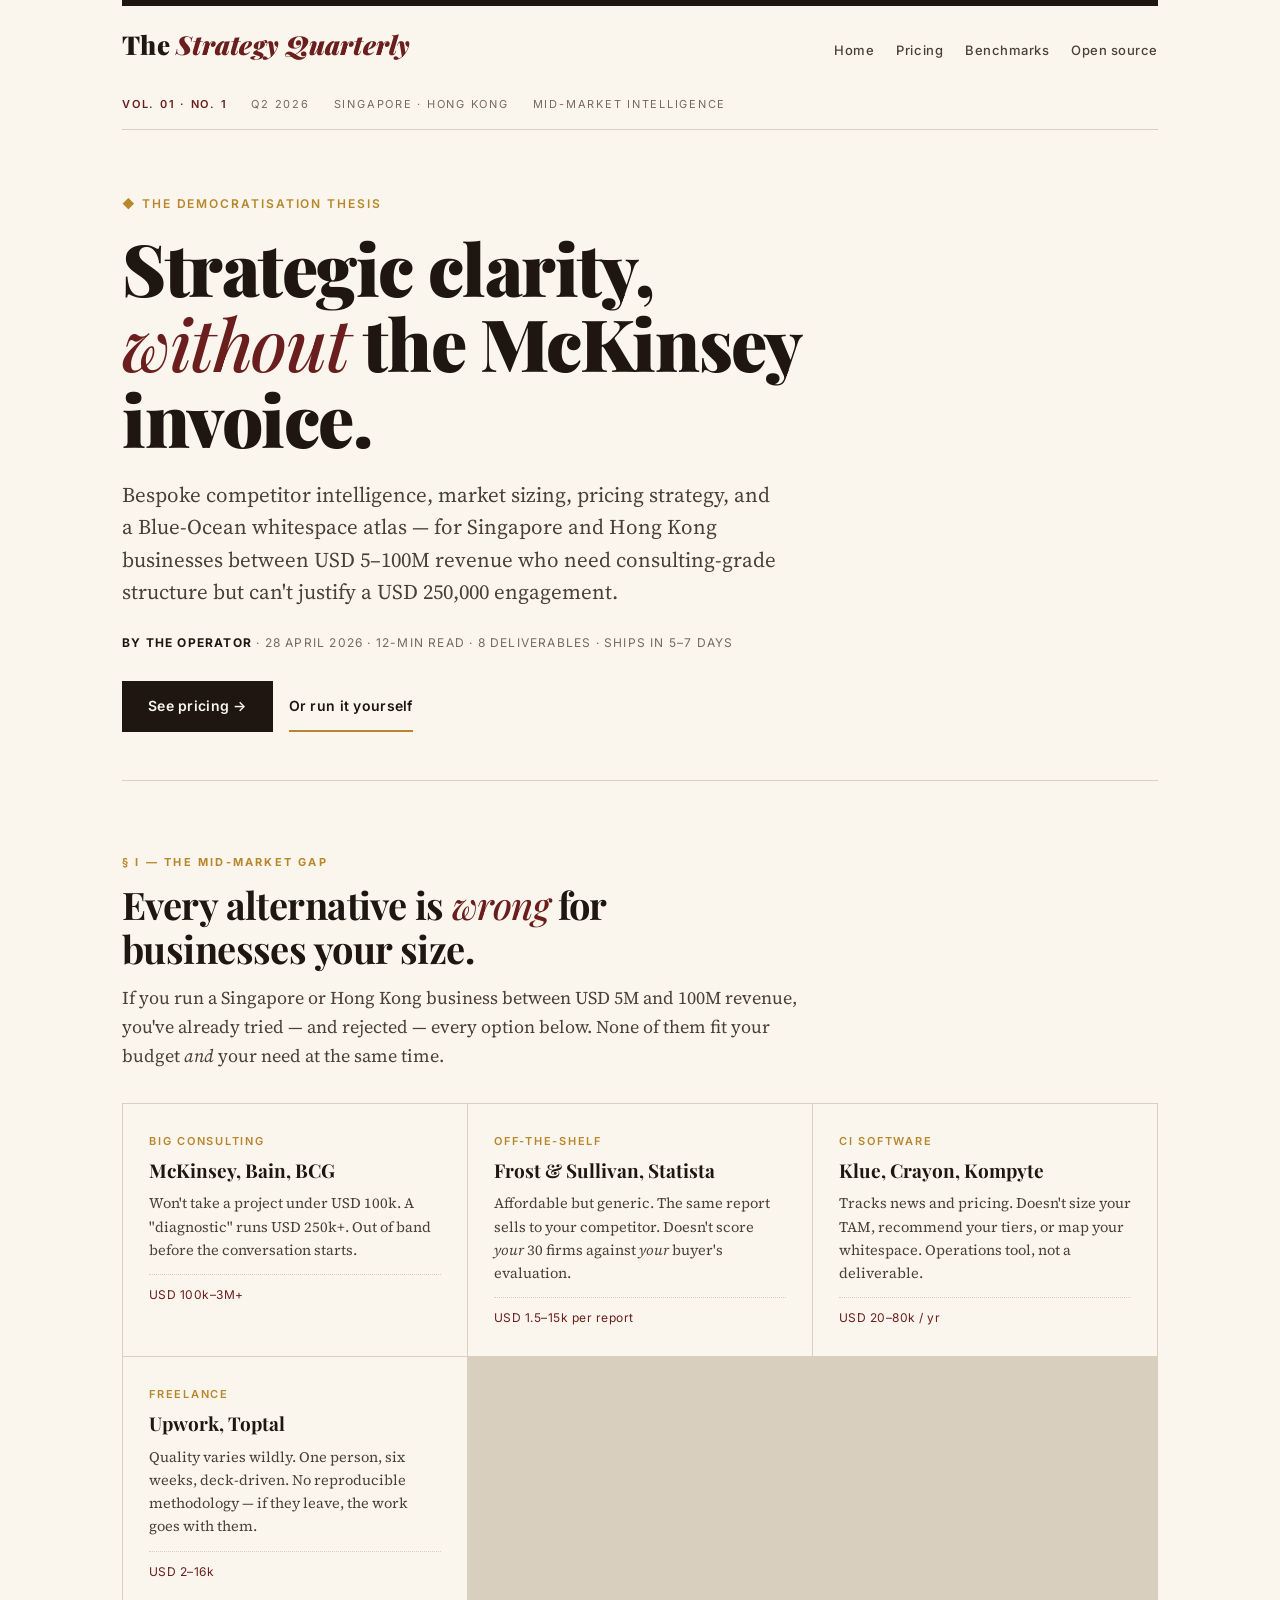
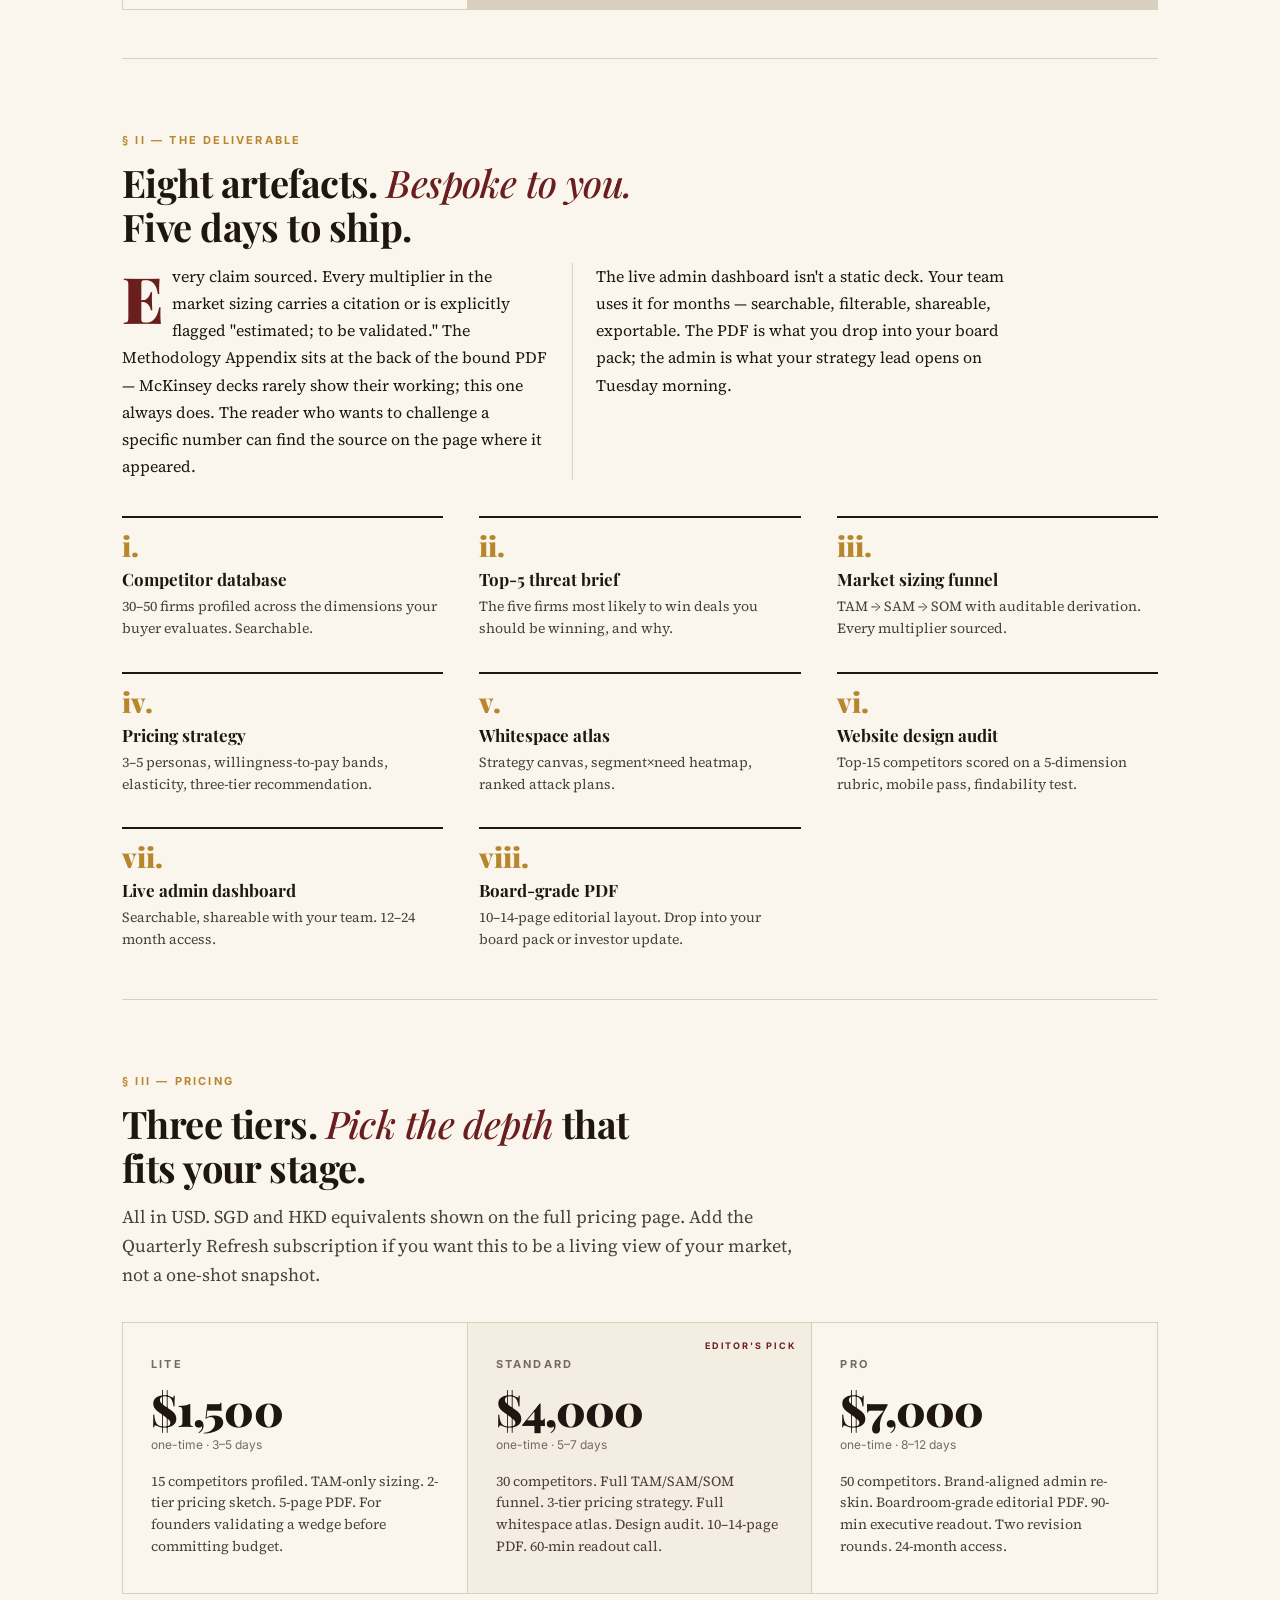
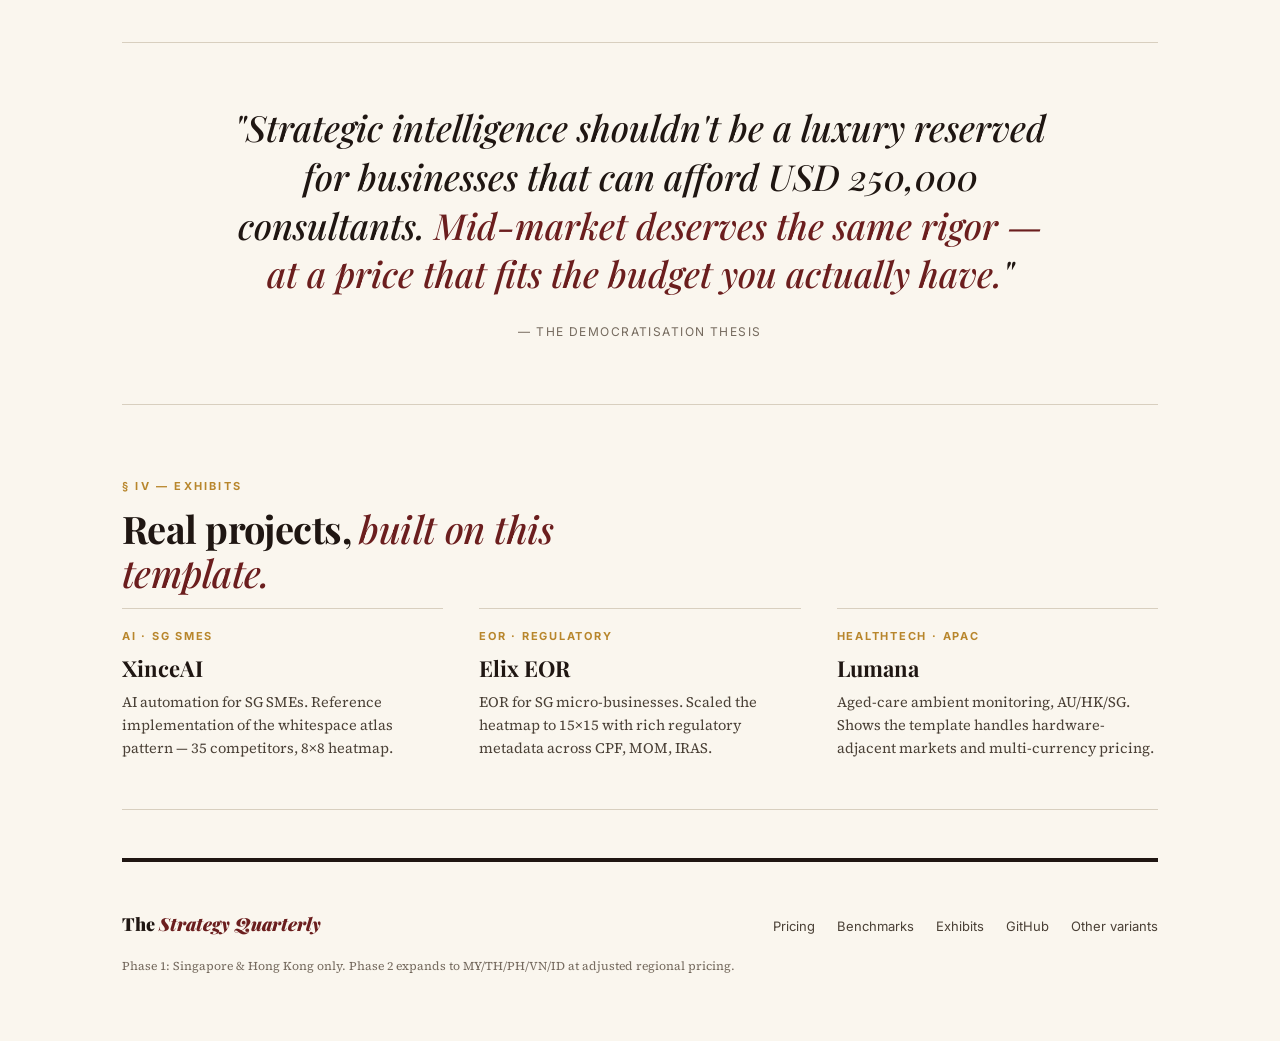
<file: showcase/design-variants/a-editorial.html>
<!DOCTYPE html>
<html lang="en">
<head>
  <meta charset="UTF-8">
  <meta name="viewport" content="width=device-width, initial-scale=1.0">
  <title>Variant A · Editorial — Strategic Intelligence Quarterly</title>
  <meta name="description" content="Internal design exploration: Editorial newspaper-of-record variant of the competitor-intel-template showcase (Playfair / Source Serif).">
  <meta name="robots" content="noindex, follow">
  <link href="https://fonts.googleapis.com/css2?family=Playfair+Display:wght@400;500;700;900&family=Source+Serif+Pro:ital,wght@0,400;0,600;1,400&family=Inter:wght@400;500;600&display=swap" rel="stylesheet">
  <style>
    * { box-sizing: border-box; margin: 0; padding: 0; }
    :root {
      --paper: #faf6ee;
      --paper-2: #f4eee2;
      --ink: #1f1612;
      --ink-2: #4a4036;
      --ink-3: #756a5e;
      --rule: #d8cfbf;
      --oxblood: #6b1e1e;
      --gold: #b8862c;
      --gold-2: #d4a043;
    }
    body { font-family: 'Source Serif Pro', Georgia, serif; background: var(--paper); color: var(--ink); line-height: 1.65; font-size: 17px; }
    .container { max-width: 1100px; margin: 0 auto; padding: 0 32px; }
    a { color: var(--oxblood); }

    /* Masthead */
    .masthead { border-top: 6px solid var(--ink); border-bottom: 1px solid var(--rule); padding: 18px 0 12px; }
    .masthead-row { display: flex; justify-content: space-between; align-items: baseline; gap: 24px; flex-wrap: wrap; }
    .masthead .logo { font-family: 'Playfair Display', serif; font-size: 26px; font-weight: 900; letter-spacing: 0.01em; }
    .masthead .logo em { font-style: italic; color: var(--oxblood); }
    .masthead .meta { font-family: 'Inter', sans-serif; font-size: 11px; letter-spacing: 0.14em; text-transform: uppercase; color: var(--ink-3); }
    .masthead .nav { display: flex; gap: 22px; font-family: 'Inter', sans-serif; font-size: 13px; font-weight: 500; letter-spacing: 0.04em; }
    .masthead .nav a { color: var(--ink-2); text-decoration: none; }
    .masthead .nav a:hover { color: var(--oxblood); text-decoration: underline; text-underline-offset: 4px; }

    /* Issue strip */
    .issue-strip { padding: 14px 0; font-family: 'Inter', sans-serif; font-size: 11px; letter-spacing: 0.16em; text-transform: uppercase; color: var(--ink-3); display: flex; gap: 24px; border-bottom: 1px solid var(--rule); flex-wrap: wrap; }
    .issue-strip span:first-child { color: var(--oxblood); font-weight: 600; }

    /* Headline */
    .headline { padding: 64px 0 48px; border-bottom: 1px solid var(--rule); }
    .kicker { font-family: 'Inter', sans-serif; font-size: 12px; font-weight: 600; letter-spacing: 0.16em; text-transform: uppercase; color: var(--gold); margin-bottom: 16px; }
    .headline h1 { font-family: 'Playfair Display', serif; font-size: clamp(40px, 6.5vw, 72px); font-weight: 900; line-height: 1.05; letter-spacing: -0.02em; margin-bottom: 22px; max-width: 14ch; }
    .headline h1 em { font-style: italic; color: var(--oxblood); font-weight: 500; }
    .headline .deck { font-family: 'Source Serif Pro', serif; font-size: 21px; line-height: 1.55; max-width: 660px; color: var(--ink-2); margin-bottom: 24px; font-weight: 400; }
    .headline .byline { font-family: 'Inter', sans-serif; font-size: 12px; letter-spacing: 0.1em; text-transform: uppercase; color: var(--ink-3); }
    .headline .byline strong { color: var(--ink); }

    /* CTAs */
    .ctas { margin-top: 28px; display: flex; gap: 16px; flex-wrap: wrap; }
    .cta { font-family: 'Inter', sans-serif; font-size: 14px; font-weight: 600; padding: 13px 26px; text-decoration: none; letter-spacing: 0.02em; display: inline-block; }
    .cta.primary { background: var(--ink); color: var(--paper); }
    .cta.primary:hover { background: var(--oxblood); }
    .cta.ghost { color: var(--ink); border-bottom: 2px solid var(--gold); padding: 13px 0; }
    .cta.ghost:hover { color: var(--oxblood); border-color: var(--oxblood); }

    /* Section */
    .section { padding: 72px 0 48px; border-bottom: 1px solid var(--rule); }
    .section .label { font-family: 'Inter', sans-serif; font-size: 11px; font-weight: 700; letter-spacing: 0.2em; text-transform: uppercase; color: var(--gold); margin-bottom: 12px; }
    .section h2 { font-family: 'Playfair Display', serif; font-size: 38px; font-weight: 700; line-height: 1.15; letter-spacing: -0.015em; margin-bottom: 14px; max-width: 22ch; }
    .section h2 em { font-style: italic; color: var(--oxblood); font-weight: 500; }
    .section .deck { font-size: 18px; line-height: 1.6; color: var(--ink-2); max-width: 680px; margin-bottom: 32px; }

    /* Two-column body */
    .twocol { columns: 2; column-gap: 48px; column-rule: 1px solid var(--rule); font-size: 16px; line-height: 1.7; max-width: 900px; }
    .twocol p { margin-bottom: 14px; break-inside: avoid; }
    .twocol p:first-child::first-letter { font-family: 'Playfair Display', serif; font-size: 64px; font-weight: 900; float: left; line-height: 0.9; padding: 6px 8px 0 0; color: var(--oxblood); }
    @media (max-width: 720px) { .twocol { columns: 1; } }

    /* Mid-market gap cards */
    .gap-grid { display: grid; grid-template-columns: repeat(auto-fit, minmax(260px, 1fr)); gap: 1px; background: var(--rule); border: 1px solid var(--rule); }
    .gap-card { background: var(--paper); padding: 28px 26px; }
    .gap-card .what { font-family: 'Inter', sans-serif; font-size: 11px; font-weight: 600; letter-spacing: 0.16em; text-transform: uppercase; color: var(--gold); margin-bottom: 8px; }
    .gap-card h3 { font-family: 'Playfair Display', serif; font-size: 19px; font-weight: 700; margin-bottom: 10px; line-height: 1.3; }
    .gap-card p { font-size: 14.5px; line-height: 1.6; color: var(--ink-2); margin-bottom: 12px; }
    .gap-card .price { font-family: 'Inter', sans-serif; font-size: 12px; letter-spacing: 0.04em; color: var(--oxblood); padding-top: 10px; border-top: 1px dotted var(--rule); }

    /* Deliverables */
    .deliv-grid { display: grid; grid-template-columns: repeat(auto-fit, minmax(240px, 1fr)); gap: 32px 36px; }
    .deliv-item { padding-top: 14px; border-top: 2px solid var(--ink); }
    .deliv-item .num { font-family: 'Playfair Display', serif; font-size: 28px; font-weight: 900; color: var(--gold); line-height: 1; margin-bottom: 8px; }
    .deliv-item h3 { font-family: 'Playfair Display', serif; font-size: 17px; font-weight: 700; margin-bottom: 6px; line-height: 1.3; }
    .deliv-item p { font-size: 14px; line-height: 1.55; color: var(--ink-2); }

    /* Pricing teaser */
    .pricing-teaser { display: grid; grid-template-columns: repeat(3, 1fr); gap: 0; border: 1px solid var(--rule); }
    @media (max-width: 720px) { .pricing-teaser { grid-template-columns: 1fr; } }
    .price-tier { padding: 32px 28px; border-right: 1px solid var(--rule); background: var(--paper); }
    .price-tier:last-child { border-right: none; }
    @media (max-width: 720px) { .price-tier { border-right: none; border-bottom: 1px solid var(--rule); } }
    .price-tier.featured { background: var(--paper-2); position: relative; }
    .price-tier.featured::before { content: "EDITOR'S PICK"; position: absolute; top: 16px; right: 16px; font-family: 'Inter', sans-serif; font-size: 9px; font-weight: 700; letter-spacing: 0.2em; color: var(--oxblood); }
    .price-tier .name { font-family: 'Inter', sans-serif; font-size: 11px; font-weight: 700; letter-spacing: 0.2em; text-transform: uppercase; color: var(--ink-3); margin-bottom: 14px; }
    .price-tier .amt { font-family: 'Playfair Display', serif; font-size: 44px; font-weight: 900; color: var(--ink); line-height: 1; letter-spacing: -0.02em; margin-bottom: 4px; }
    .price-tier .unit { font-family: 'Inter', sans-serif; font-size: 12px; color: var(--ink-3); margin-bottom: 16px; }
    .price-tier p { font-size: 14px; line-height: 1.55; color: var(--ink-2); margin-bottom: 4px; }

    /* Quote */
    .pullquote { padding: 60px 0; text-align: center; border-bottom: 1px solid var(--rule); }
    .pullquote blockquote { font-family: 'Playfair Display', serif; font-size: clamp(24px, 3.5vw, 36px); font-weight: 500; font-style: italic; line-height: 1.35; max-width: 820px; margin: 0 auto 18px; color: var(--ink); }
    .pullquote blockquote em { color: var(--oxblood); }
    .pullquote cite { font-family: 'Inter', sans-serif; font-size: 12px; font-style: normal; letter-spacing: 0.12em; text-transform: uppercase; color: var(--ink-3); }

    /* Exhibits */
    .exhibits { display: grid; grid-template-columns: repeat(3, 1fr); gap: 36px; }
    @media (max-width: 760px) { .exhibits { grid-template-columns: 1fr; } }
    .exhibit { border-top: 1px solid var(--rule); padding-top: 18px; }
    .exhibit .tag { font-family: 'Inter', sans-serif; font-size: 11px; font-weight: 700; letter-spacing: 0.16em; text-transform: uppercase; color: var(--gold); margin-bottom: 10px; }
    .exhibit h3 { font-family: 'Playfair Display', serif; font-size: 22px; font-weight: 700; margin-bottom: 8px; line-height: 1.25; }
    .exhibit p { font-size: 14.5px; line-height: 1.6; color: var(--ink-2); }

    /* Footer */
    .footer { padding: 48px 0 64px; border-top: 4px solid var(--ink); margin-top: 48px; }
    .footer-row { display: flex; justify-content: space-between; align-items: baseline; gap: 24px; flex-wrap: wrap; font-family: 'Inter', sans-serif; font-size: 13px; }
    .footer .logo { font-family: 'Playfair Display', serif; font-size: 18px; font-weight: 900; }
    .footer .links { display: flex; gap: 22px; }
    .footer .links a { color: var(--ink-2); text-decoration: none; }
    .footer .links a:hover { color: var(--oxblood); text-decoration: underline; }
    .footer .copy { color: var(--ink-3); font-size: 12px; margin-top: 18px; }
  </style>
<script type="application/ld+json" data-injected="schema-jsonld">
{
  "@context": "https://schema.org",
  "@type": "Organization",
  "name": "competitor-intel-template",
  "url": "https://derrickteo.com/competitor-intel/",
  "description": "A 9-agent competitive analysis pipeline producing typed JSON handoffs for downstream construction toolkits."
}
</script>
<script type="application/ld+json" data-injected="schema-jsonld">
{
  "@context": "https://schema.org",
  "@type": "WebSite",
  "name": "competitor-intel-template",
  "url": "https://derrickteo.com/competitor-intel/"
}
</script>
</head>
<body>
  <div class="container">

    <header class="masthead">
      <div class="masthead-row">
        <div class="logo">The <em>Strategy Quarterly</em></div>
        <nav class="nav">
          <a href="../index.html">Home</a>
          <a href="../pricing-thesis.html">Pricing</a>
          <a href="../pricing-benchmarks.html">Benchmarks</a>
          <a href="https://github.com/derrick-pixel/competitor-intel-template">Open source</a>
        </nav>
      </div>
      <div class="issue-strip" style="margin-top: 14px; border-bottom: none; padding-bottom: 4px;">
        <span>Vol. 01 · No. 1</span>
        <span>Q2 2026</span>
        <span>Singapore · Hong Kong</span>
        <span>Mid-market intelligence</span>
      </div>
    </header>

    <main>
    <article class="headline">
      <div class="kicker">◆ The democratisation thesis</div>
      <h1>Strategic clarity, <em>without</em> the McKinsey invoice.</h1>
      <p class="deck">Bespoke competitor intelligence, market sizing, pricing strategy, and a Blue-Ocean whitespace atlas — for Singapore and Hong Kong businesses between USD 5–100M revenue who need consulting-grade structure but can't justify a USD 250,000 engagement.</p>
      <p class="byline"><strong>By the operator</strong> · 28 April 2026 · 12-min read · 8 deliverables · Ships in 5–7 days</p>
      <p class="ctas">
        <a href="../pricing-thesis.html" class="cta primary">See pricing →</a>
        <a href="https://github.com/derrick-pixel/competitor-intel-template" class="cta ghost">Or run it yourself</a>
      </p>
    </article>

    <section class="section">
      <div class="label">§ I — The mid-market gap</div>
      <h2>Every alternative is <em>wrong</em> for businesses your size.</h2>
      <p class="deck">If you run a Singapore or Hong Kong business between USD 5M and 100M revenue, you've already tried — and rejected — every option below. None of them fit your budget <em>and</em> your need at the same time.</p>
      <div class="gap-grid">
        <div class="gap-card">
          <div class="what">Big consulting</div>
          <h3>McKinsey, Bain, BCG</h3>
          <p>Won't take a project under USD 100k. A "diagnostic" runs USD 250k+. Out of band before the conversation starts.</p>
          <div class="price">USD 100k–3M+</div>
        </div>
        <div class="gap-card">
          <div class="what">Off-the-shelf</div>
          <h3>Frost &amp; Sullivan, Statista</h3>
          <p>Affordable but generic. The same report sells to your competitor. Doesn't score <em>your</em> 30 firms against <em>your</em> buyer's evaluation.</p>
          <div class="price">USD 1.5–15k per report</div>
        </div>
        <div class="gap-card">
          <div class="what">CI software</div>
          <h3>Klue, Crayon, Kompyte</h3>
          <p>Tracks news and pricing. Doesn't size your TAM, recommend your tiers, or map your whitespace. Operations tool, not a deliverable.</p>
          <div class="price">USD 20–80k / yr</div>
        </div>
        <div class="gap-card">
          <div class="what">Freelance</div>
          <h3>Upwork, Toptal</h3>
          <p>Quality varies wildly. One person, six weeks, deck-driven. No reproducible methodology — if they leave, the work goes with them.</p>
          <div class="price">USD 2–16k</div>
        </div>
      </div>
    </section>

    <section class="section">
      <div class="label">§ II — The deliverable</div>
      <h2>Eight artefacts. <em>Bespoke to you.</em> Five days to ship.</h2>
      <div class="twocol" style="margin-bottom: 36px;">
        <p>Every claim sourced. Every multiplier in the market sizing carries a citation or is explicitly flagged "estimated; to be validated." The Methodology Appendix sits at the back of the bound PDF — McKinsey decks rarely show their working; this one always does. The reader who wants to challenge a specific number can find the source on the page where it appeared.</p>
        <p>The live admin dashboard isn't a static deck. Your team uses it for months — searchable, filterable, shareable, exportable. The PDF is what you drop into your board pack; the admin is what your strategy lead opens on Tuesday morning.</p>
      </div>
      <div class="deliv-grid">
        <div class="deliv-item"><div class="num">i.</div><h3>Competitor database</h3><p>30–50 firms profiled across the dimensions your buyer evaluates. Searchable.</p></div>
        <div class="deliv-item"><div class="num">ii.</div><h3>Top-5 threat brief</h3><p>The five firms most likely to win deals you should be winning, and why.</p></div>
        <div class="deliv-item"><div class="num">iii.</div><h3>Market sizing funnel</h3><p>TAM → SAM → SOM with auditable derivation. Every multiplier sourced.</p></div>
        <div class="deliv-item"><div class="num">iv.</div><h3>Pricing strategy</h3><p>3–5 personas, willingness-to-pay bands, elasticity, three-tier recommendation.</p></div>
        <div class="deliv-item"><div class="num">v.</div><h3>Whitespace atlas</h3><p>Strategy canvas, segment×need heatmap, ranked attack plans.</p></div>
        <div class="deliv-item"><div class="num">vi.</div><h3>Website design audit</h3><p>Top-15 competitors scored on a 5-dimension rubric, mobile pass, findability test.</p></div>
        <div class="deliv-item"><div class="num">vii.</div><h3>Live admin dashboard</h3><p>Searchable, shareable with your team. 12–24 month access.</p></div>
        <div class="deliv-item"><div class="num">viii.</div><h3>Board-grade PDF</h3><p>10–14-page editorial layout. Drop into your board pack or investor update.</p></div>
      </div>
    </section>

    <section class="section">
      <div class="label">§ III — Pricing</div>
      <h2>Three tiers. <em>Pick the depth</em> that fits your stage.</h2>
      <p class="deck">All in USD. SGD and HKD equivalents shown on the full pricing page. Add the Quarterly Refresh subscription if you want this to be a living view of your market, not a one-shot snapshot.</p>
      <div class="pricing-teaser">
        <div class="price-tier">
          <div class="name">Lite</div>
          <div class="amt">$1,500</div>
          <div class="unit">one-time · 3–5 days</div>
          <p>15 competitors profiled. TAM-only sizing. 2-tier pricing sketch. 5-page PDF. For founders validating a wedge before committing budget.</p>
        </div>
        <div class="price-tier featured">
          <div class="name">Standard</div>
          <div class="amt">$4,000</div>
          <div class="unit">one-time · 5–7 days</div>
          <p>30 competitors. Full TAM/SAM/SOM funnel. 3-tier pricing strategy. Full whitespace atlas. Design audit. 10–14-page PDF. 60-min readout call.</p>
        </div>
        <div class="price-tier">
          <div class="name">Pro</div>
          <div class="amt">$7,000</div>
          <div class="unit">one-time · 8–12 days</div>
          <p>50 competitors. Brand-aligned admin re-skin. Boardroom-grade editorial PDF. 90-min executive readout. Two revision rounds. 24-month access.</p>
        </div>
      </div>
    </section>

    <div class="pullquote">
      <blockquote>"Strategic intelligence shouldn't be a luxury reserved for businesses that can afford USD 250,000 consultants. <em>Mid-market deserves the same rigor — at a price that fits the budget you actually have.</em>"</blockquote>
      <cite>— The democratisation thesis</cite>
    </div>

    <section class="section">
      <div class="label">§ IV — Exhibits</div>
      <h2>Real projects, <em>built on this template.</em></h2>
      <div class="exhibits">
        <a href="../exhibits/xinceai.md" style="color: inherit; text-decoration: none;"><div class="exhibit">
          <div class="tag">AI · SG SMEs</div>
          <h3>XinceAI</h3>
          <p>AI automation for SG SMEs. Reference implementation of the whitespace atlas pattern — 35 competitors, 8×8 heatmap.</p>
        </div></a>
        <a href="../exhibits/elix-eor.md" style="color: inherit; text-decoration: none;"><div class="exhibit">
          <div class="tag">EOR · regulatory</div>
          <h3>Elix EOR</h3>
          <p>EOR for SG micro-businesses. Scaled the heatmap to 15×15 with rich regulatory metadata across CPF, MOM, IRAS.</p>
        </div></a>
        <a href="../exhibits/lumana.md" style="color: inherit; text-decoration: none;"><div class="exhibit">
          <div class="tag">Healthtech · APAC</div>
          <h3>Lumana</h3>
          <p>Aged-care ambient monitoring, AU/HK/SG. Shows the template handles hardware-adjacent markets and multi-currency pricing.</p>
        </div></a>
      </div>
    </section>
    </main>

    <footer class="footer">
      <div class="footer-row">
        <div class="logo">The <em style="color: var(--oxblood); font-style: italic;">Strategy Quarterly</em></div>
        <nav class="links">
          <a href="../pricing-thesis.html">Pricing</a>
          <a href="../pricing-benchmarks.html">Benchmarks</a>
          <a href="../exhibits/xinceai.md">Exhibits</a>
          <a href="https://github.com/derrick-pixel/competitor-intel-template">GitHub</a>
          <a href="index.html">Other variants</a>
        </nav>
      </div>
      <p class="copy">Phase 1: Singapore &amp; Hong Kong only. Phase 2 expands to MY/TH/PH/VN/ID at adjusted regional pricing.</p>
    </footer>

  </div>
</body>
</html>
</file>
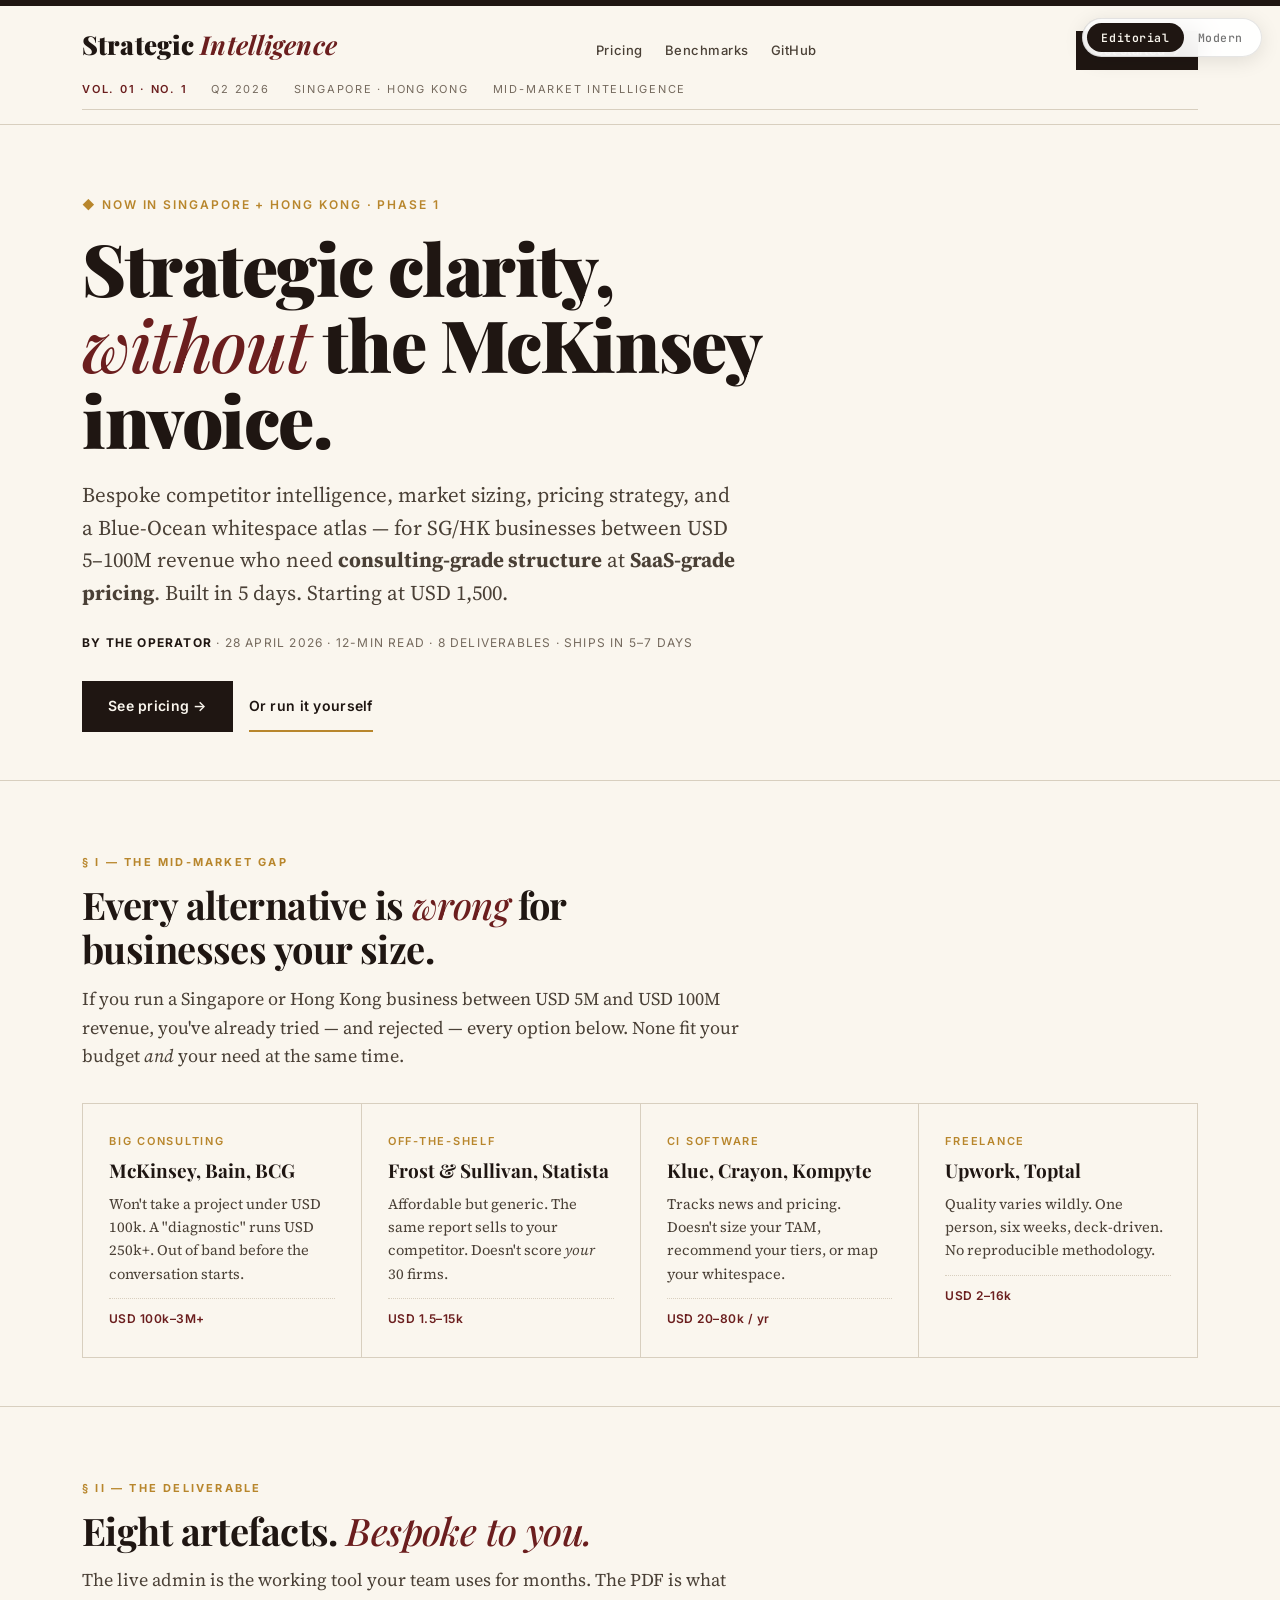
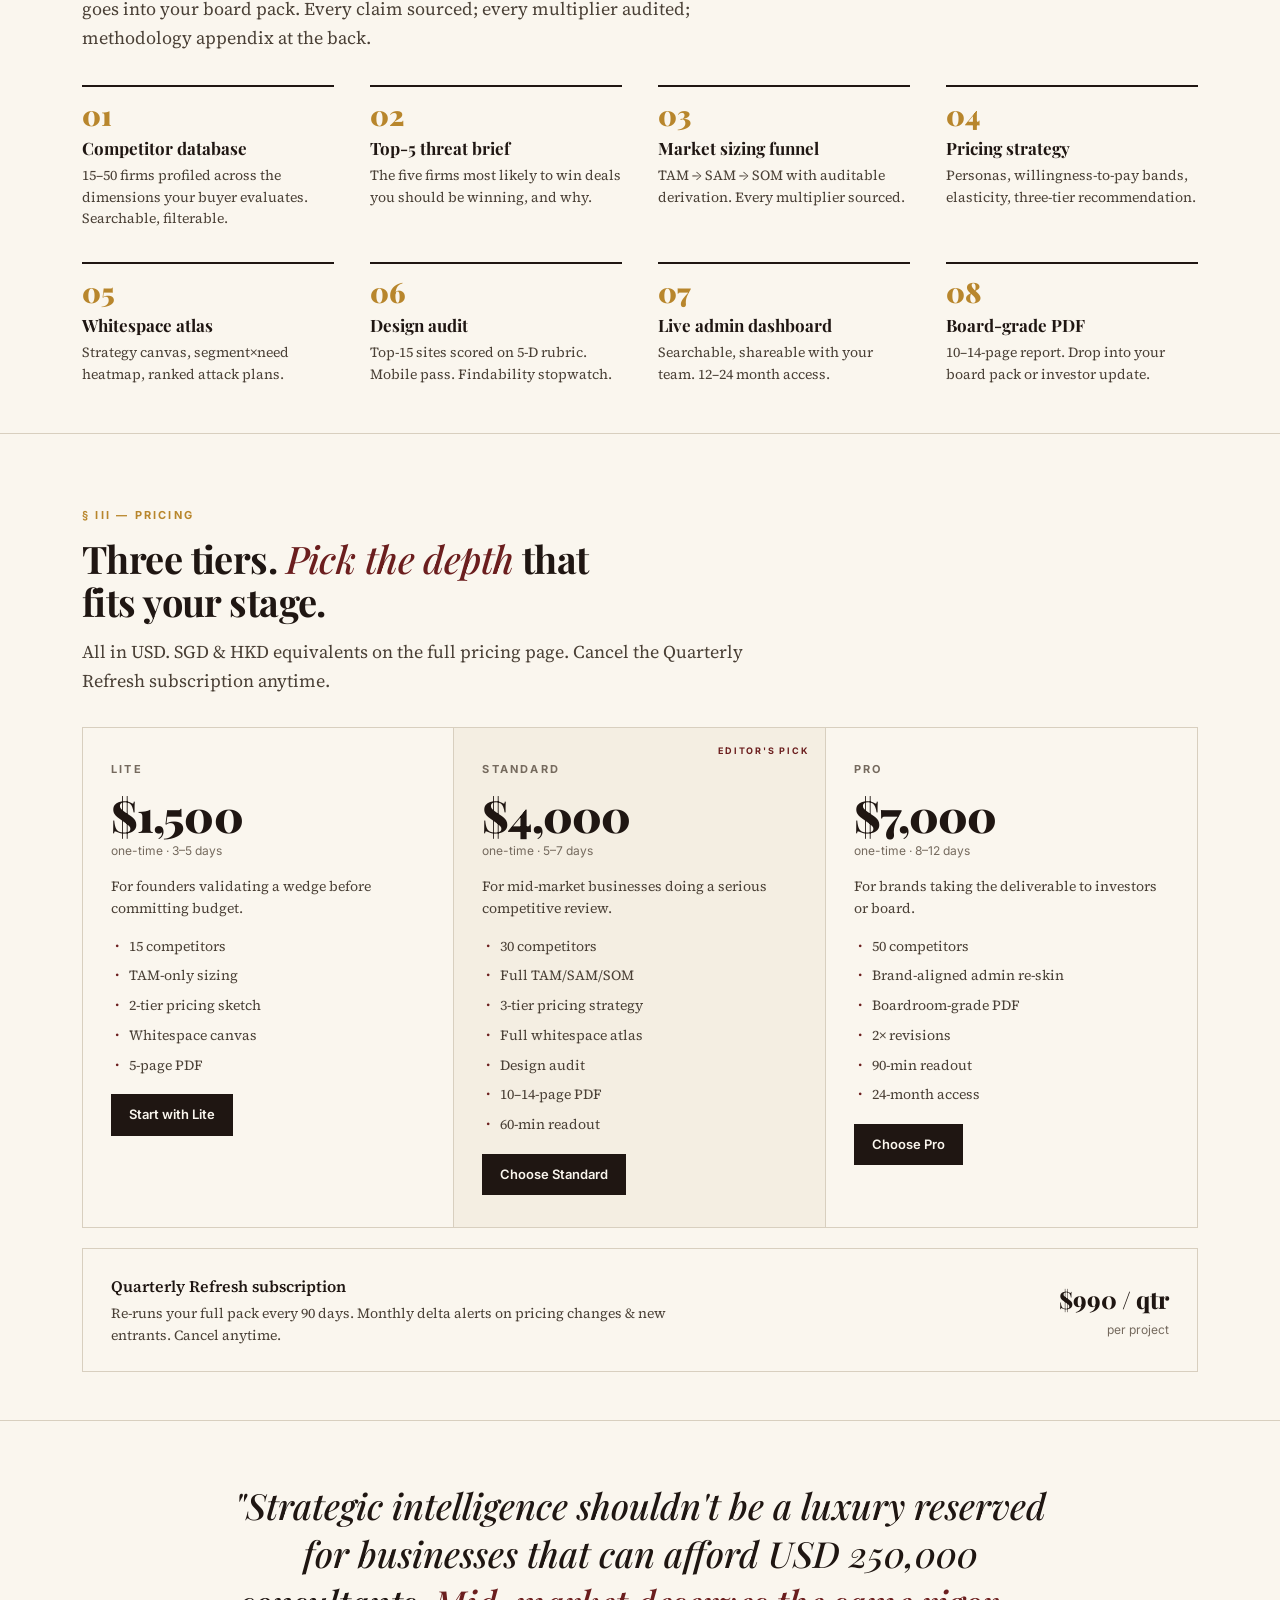
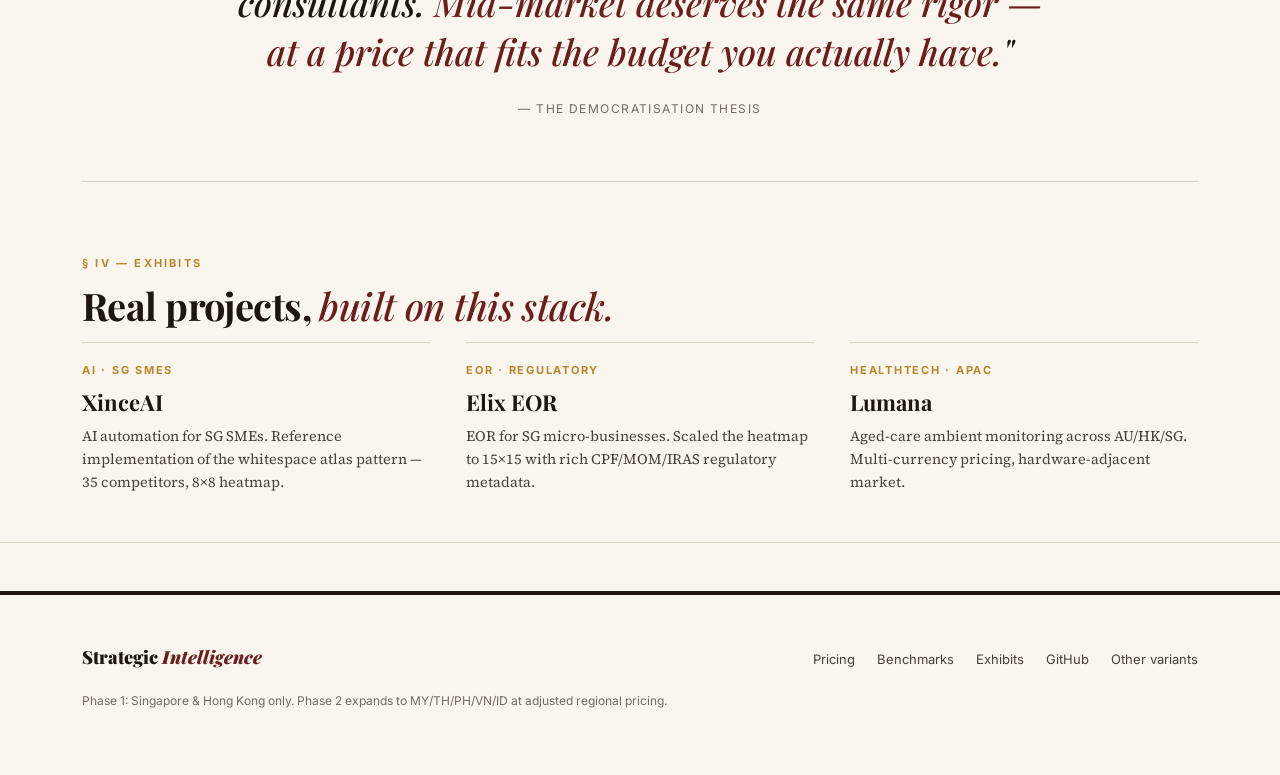
<file: showcase/design-variants/ac-toggle.html>
<!DOCTYPE html>
<html lang="en">
<head>
  <meta charset="UTF-8">
  <meta name="viewport" content="width=device-width, initial-scale=1.0">
  <title>Strategic Intelligence — Editorial · Modern toggle</title>
  <meta name="description" content="Internal design exploration: hybrid Editorial/Modern SaaS variant of the competitor-intel-template showcase with theme toggle.">
  <meta name="robots" content="noindex, follow">
  <link href="https://fonts.googleapis.com/css2?family=Playfair+Display:wght@400;500;700;900&family=Source+Serif+Pro:ital,wght@0,400;0,600;1,400&family=Inter+Tight:wght@400;500;600;700;800&family=Inter:wght@400;500;600&family=JetBrains+Mono:wght@400;500;600&display=swap" rel="stylesheet">
  <style>
    /* ============================================================
       SHARED RESET + BASE
       ============================================================ */
    *, *::before, *::after { box-sizing: border-box; margin: 0; padding: 0; }
    html { scroll-behavior: smooth; }

    body {
      transition: background-color 0.4s ease, color 0.4s ease;
      min-height: 100vh;
    }

    .container { max-width: 1180px; margin: 0 auto; padding: 0 32px; }

    /* ============================================================
       THEME SWITCH (always visible, top-right)
       ============================================================ */
    .theme-switch {
      position: fixed;
      top: 18px; right: 18px;
      z-index: 100;
      display: inline-flex;
      background: rgba(255,255,255,0.92);
      backdrop-filter: blur(12px) saturate(140%);
      -webkit-backdrop-filter: blur(12px) saturate(140%);
      border: 1px solid rgba(0,0,0,0.10);
      border-radius: 100px;
      padding: 4px;
      box-shadow: 0 4px 20px rgba(0,0,0,0.10);
      font-family: 'JetBrains Mono', ui-monospace, monospace;
      font-size: 11.5px;
      letter-spacing: 0.05em;
      transition: all 0.3s ease;
    }
    .theme-switch button {
      padding: 7px 14px;
      border: none;
      background: transparent;
      color: rgba(0,0,0,0.55);
      cursor: pointer;
      border-radius: 100px;
      font-family: inherit;
      font-size: inherit;
      letter-spacing: inherit;
      font-weight: 500;
      transition: all 0.25s ease;
    }
    .theme-switch button.active {
      background: #1f1612;
      color: #faf6ee;
      font-weight: 600;
    }
    body.theme-saas .theme-switch button.active {
      background: linear-gradient(135deg, #6d28d9, #a855f7);
      color: white;
    }
    body.theme-saas .theme-switch {
      background: rgba(255,255,255,0.96);
      border-color: rgba(0,0,0,0.06);
    }

    /* ============================================================
       VARIANT A — EDITORIAL (default)
       ============================================================ */
    body.theme-editorial {
      --paper: #faf6ee;
      --paper-2: #f4eee2;
      --ink: #1f1612;
      --ink-2: #4a4036;
      --ink-3: #756a5e;
      --rule: #d8cfbf;
      --oxblood: #6b1e1e;
      --gold: #b8862c;
      --primary: var(--oxblood);

      font-family: 'Source Serif Pro', Georgia, serif;
      background: var(--paper);
      color: var(--ink);
      line-height: 1.65;
      font-size: 17px;
    }
    body.theme-editorial a { color: var(--oxblood); }

    /* Editorial · Masthead */
    body.theme-editorial .nav {
      border-top: 6px solid var(--ink);
      border-bottom: 1px solid var(--rule);
      padding: 18px 0 14px;
      background: var(--paper);
      position: relative;
    }
    body.theme-editorial .nav-row {
      display: flex; justify-content: space-between; align-items: baseline;
      gap: 24px; flex-wrap: wrap;
    }
    body.theme-editorial .brand {
      font-family: 'Playfair Display', serif;
      font-size: 26px; font-weight: 900;
      letter-spacing: 0.005em;
      color: var(--ink);
      text-decoration: none;
    }
    body.theme-editorial .brand em { font-style: italic; color: var(--oxblood); font-weight: 700; }
    body.theme-editorial .brand .mark { display: none; }
    body.theme-editorial .nav .links {
      display: flex; gap: 22px;
      font-family: 'Inter', sans-serif;
      font-size: 13px; font-weight: 500; letter-spacing: 0.04em;
    }
    body.theme-editorial .nav .links a { color: var(--ink-2); text-decoration: none; }
    body.theme-editorial .nav .links a:hover { color: var(--oxblood); text-decoration: underline; text-underline-offset: 4px; }
    body.theme-editorial .nav .nav-cta {
      font-family: 'Inter', sans-serif;
      font-size: 13px; font-weight: 600;
      padding: 9px 18px;
      background: var(--ink); color: var(--paper);
      text-decoration: none;
      border-radius: 0;
      transition: background 0.15s;
    }
    body.theme-editorial .nav .nav-cta:hover { background: var(--oxblood); }
    body.theme-editorial .issue-strip {
      padding: 10px 0;
      font-family: 'Inter', sans-serif;
      font-size: 11px; letter-spacing: 0.16em; text-transform: uppercase;
      color: var(--ink-3);
      display: flex; gap: 24px;
      border-bottom: 1px solid var(--rule);
      flex-wrap: wrap;
    }
    body.theme-editorial .issue-strip span:first-child { color: var(--oxblood); font-weight: 600; }

    /* Editorial · Hero */
    body.theme-editorial .hero {
      padding: 64px 0 48px;
      border-bottom: 1px solid var(--rule);
      text-align: left;
    }
    body.theme-editorial .hero .pill {
      display: inline-block;
      font-family: 'Inter', sans-serif;
      font-size: 12px; font-weight: 600;
      letter-spacing: 0.16em; text-transform: uppercase;
      color: var(--gold);
      margin-bottom: 16px;
    }
    body.theme-editorial .hero .pill .dot { display: none; }
    body.theme-editorial .hero h1 {
      font-family: 'Playfair Display', serif;
      font-size: clamp(40px, 6.5vw, 72px);
      font-weight: 900; line-height: 1.05;
      letter-spacing: -0.02em;
      margin-bottom: 22px;
      max-width: 14ch;
    }
    body.theme-editorial .hero h1 .grad,
    body.theme-editorial .hero h1 em {
      font-style: italic; color: var(--oxblood); font-weight: 500;
      background: none; -webkit-background-clip: initial; background-clip: initial;
    }
    body.theme-editorial .hero .deck {
      font-family: 'Source Serif Pro', serif;
      font-size: 21px; line-height: 1.55;
      max-width: 660px;
      color: var(--ink-2);
      margin: 0 0 24px;
      font-weight: 400;
      text-align: left;
    }
    body.theme-editorial .hero .byline {
      font-family: 'Inter', sans-serif;
      font-size: 12px; letter-spacing: 0.1em; text-transform: uppercase;
      color: var(--ink-3);
      margin-bottom: 0;
      display: block;
    }
    body.theme-editorial .hero .byline strong { color: var(--ink); }

    /* Editorial · CTAs */
    body.theme-editorial .ctas { display: flex; gap: 16px; flex-wrap: wrap; margin-top: 28px; justify-content: flex-start; }
    body.theme-editorial .cta-btn {
      font-family: 'Inter', sans-serif;
      font-size: 14px; font-weight: 600;
      padding: 13px 26px; text-decoration: none;
      letter-spacing: 0.02em; display: inline-block;
      border-radius: 0; border: none;
    }
    body.theme-editorial .cta-btn.primary { background: var(--ink); color: var(--paper); }
    body.theme-editorial .cta-btn.primary:hover { background: var(--oxblood); }
    body.theme-editorial .cta-btn.ghost {
      color: var(--ink); border-bottom: 2px solid var(--gold);
      padding: 13px 0; background: none;
    }
    body.theme-editorial .cta-btn.ghost:hover { color: var(--oxblood); border-color: var(--oxblood); }

    /* Editorial · Hero stats — hidden in editorial (saas-only feature) */
    body.theme-editorial .hero-stats { display: none; }

    /* Editorial · Section */
    body.theme-editorial .section {
      padding: 72px 0 48px;
      border-bottom: 1px solid var(--rule);
    }
    body.theme-editorial .section .label {
      font-family: 'Inter', sans-serif;
      font-size: 11px; font-weight: 700; letter-spacing: 0.2em;
      text-transform: uppercase;
      color: var(--gold);
      margin-bottom: 12px;
      text-align: left;
    }
    body.theme-editorial .section h2 {
      font-family: 'Playfair Display', serif;
      font-size: 38px; font-weight: 700;
      line-height: 1.15; letter-spacing: -0.015em;
      margin: 0 0 14px; max-width: 22ch;
      text-align: left;
    }
    body.theme-editorial .section h2 em,
    body.theme-editorial .section h2 .grad {
      font-style: italic; color: var(--oxblood); font-weight: 500;
      background: none; -webkit-background-clip: initial; background-clip: initial;
    }
    body.theme-editorial .section .deck {
      font-size: 18px; line-height: 1.6;
      color: var(--ink-2);
      max-width: 680px;
      margin: 0 0 32px;
      text-align: left;
    }
    body.theme-editorial .section .deck em { font-style: italic; }

    /* Editorial · Problem grid */
    body.theme-editorial .problem-grid {
      display: grid; grid-template-columns: repeat(auto-fit, minmax(240px, 1fr));
      gap: 1px; background: var(--rule); border: 1px solid var(--rule);
    }
    body.theme-editorial .problem-card {
      background: var(--paper);
      border: none; border-radius: 0;
      padding: 28px 26px;
      box-shadow: none; transform: none;
      transition: background 0.2s;
    }
    body.theme-editorial .problem-card:hover { background: var(--paper-2); transform: none; box-shadow: none; }
    body.theme-editorial .problem-card .who {
      font-family: 'Inter', sans-serif;
      font-size: 11px; font-weight: 600;
      letter-spacing: 0.16em; text-transform: uppercase;
      color: var(--gold);
      margin-bottom: 8px;
    }
    body.theme-editorial .problem-card h3 {
      font-family: 'Playfair Display', serif;
      font-size: 19px; font-weight: 700;
      line-height: 1.3;
      margin-bottom: 10px;
    }
    body.theme-editorial .problem-card p {
      font-family: 'Source Serif Pro', serif;
      font-size: 14.5px; line-height: 1.6;
      color: var(--ink-2);
      margin-bottom: 12px;
    }
    body.theme-editorial .problem-card .price {
      font-family: 'Inter', sans-serif;
      font-size: 12px; letter-spacing: 0.04em;
      color: var(--oxblood);
      padding: 10px 0 0;
      border-top: 1px dotted var(--rule);
      background: none; border-radius: 0;
      display: block;
      font-weight: 600;
    }

    /* Editorial · Deliverables */
    body.theme-editorial .feature-grid {
      display: grid;
      grid-template-columns: repeat(auto-fit, minmax(240px, 1fr));
      gap: 32px 36px;
    }
    body.theme-editorial .feature-card {
      background: none; border: none; border-radius: 0;
      padding: 14px 0 0;
      border-top: 2px solid var(--ink);
      transition: none;
    }
    body.theme-editorial .feature-card:hover { border-color: var(--ink); transform: none; box-shadow: none; }
    body.theme-editorial .feature-card .icon {
      width: auto; height: auto;
      background: none; border: none;
      font-family: 'Playfair Display', serif;
      font-size: 28px; font-weight: 900;
      color: var(--gold);
      line-height: 1; margin-bottom: 8px;
      display: block;
      padding: 0;
    }
    body.theme-editorial .feature-card h3 {
      font-family: 'Playfair Display', serif;
      font-size: 17px; font-weight: 700;
      line-height: 1.3;
      margin-bottom: 6px;
    }
    body.theme-editorial .feature-card p {
      font-family: 'Source Serif Pro', serif;
      font-size: 14px; line-height: 1.55;
      color: var(--ink-2);
    }

    /* Editorial · Pricing */
    body.theme-editorial .pricing-grid {
      display: grid; grid-template-columns: repeat(3, 1fr); gap: 0;
      border: 1px solid var(--rule);
      max-width: none; margin: 0;
    }
    @media (max-width: 720px) { body.theme-editorial .pricing-grid { grid-template-columns: 1fr; } }
    body.theme-editorial .price-card {
      padding: 32px 28px;
      border: none; border-right: 1px solid var(--rule);
      background: var(--paper);
      border-radius: 0;
      box-shadow: none;
      gap: 0;
      display: block;
    }
    body.theme-editorial .price-card:last-child { border-right: none; }
    @media (max-width: 720px) {
      body.theme-editorial .price-card { border-right: none; border-bottom: 1px solid var(--rule); }
    }
    body.theme-editorial .price-card.featured { background: var(--paper-2); position: relative; }
    body.theme-editorial .price-card.featured::before {
      content: "EDITOR'S PICK";
      position: absolute; top: 16px; right: 16px;
      font-family: 'Inter', sans-serif;
      font-size: 9px; font-weight: 700;
      letter-spacing: 0.2em; color: var(--oxblood);
      background: none; padding: 0; transform: none;
    }
    body.theme-editorial .price-card .name {
      font-family: 'Inter', sans-serif;
      font-size: 11px; font-weight: 700;
      letter-spacing: 0.2em; text-transform: uppercase;
      color: var(--ink-3);
      margin-bottom: 14px;
    }
    body.theme-editorial .price-card .amt {
      font-family: 'Playfair Display', serif;
      font-size: 44px; font-weight: 900;
      color: var(--ink); line-height: 1;
      letter-spacing: -0.02em;
      margin-bottom: 4px;
      background: none; -webkit-background-clip: initial; background-clip: initial;
    }
    body.theme-editorial .price-card .unit {
      font-family: 'Inter', sans-serif;
      font-size: 12px; color: var(--ink-3);
      margin-bottom: 16px; margin-top: 0;
    }
    body.theme-editorial .price-card .tag {
      font-family: 'Source Serif Pro', serif;
      font-size: 14px; line-height: 1.55;
      color: var(--ink-2);
      padding-bottom: 0; border-bottom: none;
      margin-bottom: 12px;
    }
    body.theme-editorial .price-card ul { list-style: none; }
    body.theme-editorial .price-card ul li {
      font-family: 'Source Serif Pro', serif;
      font-size: 14px; line-height: 1.55;
      padding: 4px 0 4px 18px; position: relative;
      color: var(--ink-2);
    }
    body.theme-editorial .price-card ul li::before {
      content: '·';
      position: absolute; left: 4px; top: 4px;
      color: var(--oxblood); font-weight: 700;
      background: none; width: auto; height: auto;
    }
    body.theme-editorial .price-card .btn {
      display: inline-block;
      font-family: 'Inter', sans-serif;
      font-size: 13px; font-weight: 600;
      padding: 10px 18px;
      margin-top: 14px;
      border-radius: 0; border: none;
      text-decoration: none;
      transition: background 0.15s;
    }
    body.theme-editorial .price-card .btn { background: var(--ink); color: var(--paper); }
    body.theme-editorial .price-card .btn:hover { background: var(--oxblood); }

    /* Editorial · Refresh band */
    body.theme-editorial .refresh {
      margin-top: 20px;
      padding: 24px 28px;
      background: var(--paper);
      border: 1px solid var(--rule);
      border-radius: 0;
      display: flex; justify-content: space-between; align-items: center;
      gap: 24px; flex-wrap: wrap;
    }
    body.theme-editorial .refresh h4 {
      font-family: 'Playfair Display', serif;
      font-size: 18px; font-weight: 700;
      margin-bottom: 6px;
    }
    body.theme-editorial .refresh p { font-size: 14px; color: var(--ink-2); line-height: 1.55; max-width: 580px; }
    body.theme-editorial .refresh .r { text-align: right; flex-shrink: 0; }
    body.theme-editorial .refresh .r .amt {
      font-family: 'Playfair Display', serif;
      font-size: 24px; font-weight: 800;
      color: var(--ink);
      background: none; -webkit-background-clip: initial; background-clip: initial;
    }
    body.theme-editorial .refresh .r .unit { font-size: 12px; color: var(--ink-3); font-family: 'Inter', sans-serif; }

    /* Editorial · Pullquote */
    body.theme-editorial .pullquote {
      padding: 60px 0;
      text-align: center;
      border-bottom: 1px solid var(--rule);
    }
    body.theme-editorial .pullquote blockquote {
      font-family: 'Playfair Display', serif;
      font-size: clamp(24px, 3.5vw, 36px);
      font-weight: 500; font-style: italic;
      line-height: 1.35;
      max-width: 820px; margin: 0 auto 18px;
      color: var(--ink);
    }
    body.theme-editorial .pullquote blockquote em { color: var(--oxblood); }
    body.theme-editorial .pullquote cite {
      font-family: 'Inter', sans-serif;
      font-size: 12px; font-style: normal;
      letter-spacing: 0.12em; text-transform: uppercase;
      color: var(--ink-3);
    }

    /* Editorial · Exhibits */
    body.theme-editorial .exhibits {
      display: grid;
      grid-template-columns: repeat(3, 1fr);
      gap: 36px;
    }
    @media (max-width: 760px) { body.theme-editorial .exhibits { grid-template-columns: 1fr; } }
    body.theme-editorial .exhibit-card {
      background: none; border: none; border-radius: 0;
      border-top: 1px solid var(--rule);
      padding: 18px 0 0;
      text-decoration: none; color: inherit;
      transition: none;
      display: block;
    }
    body.theme-editorial .exhibit-card:hover { border-color: var(--ink); transform: none; box-shadow: none; }
    body.theme-editorial .exhibit-card .badge {
      display: block;
      background: none; border: none;
      padding: 0; border-radius: 0;
      font-family: 'Inter', sans-serif;
      font-size: 11px; font-weight: 700;
      letter-spacing: 0.16em; text-transform: uppercase;
      color: var(--gold);
      margin-bottom: 10px;
    }
    body.theme-editorial .exhibit-card h3 {
      font-family: 'Playfair Display', serif;
      font-size: 22px; font-weight: 700;
      line-height: 1.25;
      margin-bottom: 8px;
    }
    body.theme-editorial .exhibit-card p {
      font-family: 'Source Serif Pro', serif;
      font-size: 14.5px; line-height: 1.6;
      color: var(--ink-2);
    }

    /* Editorial · CTA strip — hidden in editorial */
    body.theme-editorial .cta-strip { display: none; }

    /* Editorial · Footer */
    body.theme-editorial .footer {
      padding: 48px 0 64px;
      border-top: 4px solid var(--ink);
      margin-top: 48px;
      font-family: 'Inter', sans-serif;
      font-size: 13px;
      color: var(--ink-3);
      background: none;
    }
    body.theme-editorial .footer-row {
      display: flex; justify-content: space-between;
      align-items: baseline; gap: 24px; flex-wrap: wrap;
    }
    body.theme-editorial .footer .brand-foot {
      font-family: 'Playfair Display', serif;
      font-size: 18px; font-weight: 900;
      color: var(--ink);
    }
    body.theme-editorial .footer .brand-foot em {
      color: var(--oxblood); font-style: italic;
    }
    body.theme-editorial .footer .links {
      display: flex; gap: 22px;
    }
    body.theme-editorial .footer .links a {
      color: var(--ink-2); text-decoration: none;
    }
    body.theme-editorial .footer .links a:hover { color: var(--oxblood); text-decoration: underline; }
    body.theme-editorial .footer .copy {
      color: var(--ink-3); font-size: 12px;
      margin-top: 18px;
    }


    /* ============================================================
       VARIANT C — MODERN SAAS
       ============================================================ */
    body.theme-saas {
      --bg: #ffffff;
      --bg-soft: #fafafa;
      --bg-card: #ffffff;
      --ink: #0a0a0f;
      --ink-2: #4a4a55;
      --ink-3: #8a8a95;
      --line: #ececf0;
      --line-2: #d4d4dc;
      --primary: #6d28d9;
      --primary-2: #a855f7;
      --primary-soft: rgba(109,40,217,0.08);
      --grad: linear-gradient(135deg, #6d28d9 0%, #a855f7 50%, #ec4899 100%);
      --grad-soft: linear-gradient(135deg, rgba(109,40,217,0.10), rgba(168,85,247,0.06), rgba(236,72,153,0.04));

      font-family: 'Inter Tight', -apple-system, BlinkMacSystemFont, sans-serif;
      background: var(--bg);
      color: var(--ink);
      line-height: 1.55;
      font-size: 15.5px;
      -webkit-font-smoothing: antialiased;
    }
    body.theme-saas a { color: var(--primary); }

    /* SaaS · Nav */
    body.theme-saas .nav {
      position: sticky; top: 0; z-index: 50;
      background: rgba(255,255,255,0.78);
      backdrop-filter: blur(12px) saturate(140%);
      -webkit-backdrop-filter: blur(12px) saturate(140%);
      border-top: none;
      border-bottom: 1px solid var(--line);
      padding: 0;
    }
    body.theme-saas .nav-row {
      display: flex; align-items: center; justify-content: space-between;
      padding: 14px 0; gap: 24px;
      max-width: 1180px; margin: 0 auto;
      padding-left: 32px; padding-right: 32px;
    }
    body.theme-saas .brand {
      display: flex; align-items: center; gap: 10px;
      font-family: 'Inter Tight', sans-serif;
      font-weight: 700; letter-spacing: -0.01em;
      font-size: 15px;
      color: var(--ink);
      text-decoration: none;
    }
    body.theme-saas .brand em { font-style: normal; font-weight: 700; color: var(--ink); }
    body.theme-saas .brand .mark {
      display: flex;
      width: 28px; height: 28px;
      border-radius: 8px;
      background: var(--grad);
      align-items: center; justify-content: center;
      color: white; font-size: 13px; font-weight: 700;
    }
    body.theme-saas .nav .links {
      display: flex; gap: 28px;
      font-family: 'Inter Tight', sans-serif;
      font-size: 14px; font-weight: 500;
      letter-spacing: normal; text-transform: none;
    }
    body.theme-saas .nav .links a { color: var(--ink-2); text-decoration: none; }
    body.theme-saas .nav .links a:hover { color: var(--ink); }
    body.theme-saas .nav .nav-cta {
      padding: 8px 16px;
      background: var(--ink); color: white;
      border-radius: 8px;
      font-family: 'Inter Tight', sans-serif;
      font-size: 13.5px; font-weight: 600;
      transition: background 0.15s;
    }
    body.theme-saas .nav .nav-cta:hover { background: var(--primary); }
    body.theme-saas .issue-strip { display: none; }

    /* SaaS · Hero */
    body.theme-saas .hero {
      padding: 96px 0 64px;
      position: relative; overflow: hidden;
      text-align: center;
      border-bottom: none;
    }
    body.theme-saas .hero::before {
      content: '';
      position: absolute;
      top: -200px; left: 50%; transform: translateX(-50%);
      width: 1000px; height: 600px;
      background: radial-gradient(ellipse at center, rgba(109,40,217,0.18), rgba(168,85,247,0.10) 30%, transparent 60%);
      pointer-events: none; z-index: 0;
    }
    body.theme-saas .hero > .container { position: relative; z-index: 1; }
    body.theme-saas .hero .pill {
      display: inline-flex; align-items: center; gap: 8px;
      padding: 6px 14px;
      background: white;
      border: 1px solid var(--line-2);
      border-radius: 100px;
      font-family: 'Inter Tight', sans-serif;
      font-size: 12.5px; font-weight: 500;
      letter-spacing: normal; text-transform: none;
      color: var(--ink-2);
      margin-bottom: 28px;
      box-shadow: 0 1px 2px rgba(0,0,0,0.04);
    }
    body.theme-saas .hero .pill .dot {
      display: inline-block;
      width: 6px; height: 6px; border-radius: 50%;
      background: var(--primary);
      box-shadow: 0 0 0 4px rgba(109,40,217,0.15);
    }
    body.theme-saas .hero h1 {
      font-family: 'Inter Tight', sans-serif;
      font-size: clamp(40px, 7vw, 76px);
      font-weight: 700; line-height: 1.04;
      letter-spacing: -0.035em;
      margin-bottom: 22px;
      max-width: none; text-align: center; margin-left: auto; margin-right: auto;
    }
    body.theme-saas .hero h1 em {
      font-style: normal;
      background: var(--grad);
      -webkit-background-clip: text; background-clip: text;
      color: transparent; font-weight: 700;
    }
    body.theme-saas .hero h1 .grad {
      background: var(--grad);
      -webkit-background-clip: text; background-clip: text;
      color: transparent;
    }
    body.theme-saas .hero .deck {
      font-family: 'Inter Tight', sans-serif;
      font-size: 19px; line-height: 1.55;
      color: var(--ink-2);
      max-width: 680px; margin: 0 auto 36px;
      text-align: center;
    }
    body.theme-saas .hero .deck strong { color: var(--ink); }
    body.theme-saas .hero .byline { display: none; }

    /* SaaS · CTAs */
    body.theme-saas .ctas {
      display: inline-flex; gap: 12px; flex-wrap: wrap;
      justify-content: center; margin-top: 0;
    }
    body.theme-saas .cta-btn {
      font-family: 'Inter Tight', sans-serif;
      font-size: 15px; font-weight: 600;
      padding: 13px 24px;
      border-radius: 12px;
      text-decoration: none;
      transition: all 0.15s;
      display: inline-flex; align-items: center; gap: 8px;
      letter-spacing: normal;
    }
    body.theme-saas .cta-btn.primary {
      background: var(--ink); color: white;
      box-shadow: 0 4px 12px rgba(0,0,0,0.10);
    }
    body.theme-saas .cta-btn.primary:hover {
      background: var(--primary);
      transform: translateY(-1px);
      box-shadow: 0 8px 20px rgba(109,40,217,0.30);
    }
    body.theme-saas .cta-btn.ghost {
      color: var(--ink);
      border: 1px solid var(--line-2);
      background: white;
      padding: 13px 24px;
    }
    body.theme-saas .cta-btn.ghost:hover { border-color: var(--ink); }

    /* SaaS · Hero stats — visible in saas only */
    body.theme-saas .hero-stats {
      display: grid;
      grid-template-columns: repeat(4, 1fr);
      gap: 24px;
      margin: 56px 0 0;
      padding: 24px 0;
      border-top: 1px solid var(--line);
      border-bottom: 1px solid var(--line);
    }
    @media (max-width: 720px) { body.theme-saas .hero-stats { grid-template-columns: repeat(2, 1fr); gap: 16px; } }
    body.theme-saas .stat { text-align: center; }
    body.theme-saas .stat .v {
      font-family: 'Inter Tight', sans-serif;
      font-size: 28px; font-weight: 700;
      letter-spacing: -0.025em;
      color: var(--ink); line-height: 1.1;
    }
    body.theme-saas .stat .v .grad {
      background: var(--grad);
      -webkit-background-clip: text; background-clip: text;
      color: transparent;
    }
    body.theme-saas .stat .v small {
      font-size: 18px; color: var(--ink-3); margin-left: 4px;
    }
    body.theme-saas .stat .l {
      font-family: 'Inter Tight', sans-serif;
      font-size: 12.5px; color: var(--ink-3);
      margin-top: 4px; font-weight: 500;
    }

    /* SaaS · Section */
    body.theme-saas .section {
      padding: 96px 0 32px;
      border-bottom: none;
    }
    body.theme-saas .section .label {
      font-family: 'JetBrains Mono', monospace;
      font-size: 12px; font-weight: 500;
      color: var(--primary);
      letter-spacing: 0.04em; text-transform: uppercase;
      margin-bottom: 14px;
      text-align: center;
    }
    body.theme-saas .section h2 {
      font-family: 'Inter Tight', sans-serif;
      font-size: clamp(30px, 4.5vw, 48px);
      font-weight: 700; line-height: 1.1;
      letter-spacing: -0.025em;
      text-align: center;
      margin: 0 auto 18px;
      max-width: 24ch;
    }
    body.theme-saas .section h2 em {
      font-style: normal;
      background: var(--grad);
      -webkit-background-clip: text; background-clip: text;
      color: transparent; font-weight: 700;
    }
    body.theme-saas .section .deck {
      font-family: 'Inter Tight', sans-serif;
      font-size: 17px; color: var(--ink-2);
      max-width: 640px; margin: 0 auto 56px;
      line-height: 1.55;
      text-align: center;
    }
    body.theme-saas .section .deck em { font-style: italic; }

    /* SaaS · Problem grid */
    body.theme-saas .problem-grid {
      display: grid;
      grid-template-columns: repeat(auto-fit, minmax(240px, 1fr));
      gap: 16px;
      background: none; border: none;
    }
    body.theme-saas .problem-card {
      background: white; border: 1px solid var(--line);
      border-radius: 16px;
      padding: 24px;
      transition: all 0.2s;
    }
    body.theme-saas .problem-card:hover {
      border-color: var(--primary);
      transform: translateY(-2px);
      box-shadow: 0 12px 28px rgba(109,40,217,0.10);
      background: white;
    }
    body.theme-saas .problem-card .who {
      font-family: 'JetBrains Mono', monospace;
      font-size: 11px; font-weight: 500;
      color: var(--primary);
      letter-spacing: 0.04em; text-transform: uppercase;
      margin-bottom: 8px;
    }
    body.theme-saas .problem-card h3 {
      font-family: 'Inter Tight', sans-serif;
      font-size: 17px; font-weight: 600;
      letter-spacing: -0.01em;
      margin-bottom: 8px;
    }
    body.theme-saas .problem-card p {
      font-family: 'Inter Tight', sans-serif;
      font-size: 14px; color: var(--ink-2);
      line-height: 1.55; margin-bottom: 12px;
    }
    body.theme-saas .problem-card .price {
      font-family: 'JetBrains Mono', monospace;
      font-size: 12.5px;
      padding: 6px 10px;
      background: var(--bg-soft); border-radius: 6px;
      color: var(--ink); font-weight: 500;
      display: inline-block;
      border: none;
      letter-spacing: normal;
    }

    /* SaaS · Deliverables */
    body.theme-saas .feature-grid {
      display: grid;
      grid-template-columns: repeat(auto-fit, minmax(280px, 1fr));
      gap: 16px;
    }
    body.theme-saas .feature-card {
      background: white; border: 1px solid var(--line);
      border-radius: 16px;
      padding: 28px;
      position: relative; overflow: hidden;
      transition: all 0.2s;
      border-top: 1px solid var(--line);
    }
    body.theme-saas .feature-card:hover { border-color: var(--primary); }
    body.theme-saas .feature-card .icon {
      display: flex;
      width: 44px; height: 44px;
      border-radius: 12px;
      background: var(--grad-soft);
      border: 1px solid var(--line);
      align-items: center; justify-content: center;
      margin-bottom: 16px;
      font-family: 'JetBrains Mono', monospace;
      font-size: 16px; font-weight: 600;
      color: var(--primary);
    }
    body.theme-saas .feature-card h3 {
      font-family: 'Inter Tight', sans-serif;
      font-size: 16px; font-weight: 600;
      letter-spacing: -0.01em;
      margin-bottom: 8px;
    }
    body.theme-saas .feature-card p {
      font-family: 'Inter Tight', sans-serif;
      font-size: 14px; color: var(--ink-2);
      line-height: 1.55;
    }

    /* SaaS · Pricing */
    body.theme-saas .pricing-grid {
      display: grid;
      grid-template-columns: repeat(3, 1fr);
      gap: 16px;
      max-width: 1000px; margin: 0 auto;
      border: none;
    }
    @media (max-width: 720px) { body.theme-saas .pricing-grid { grid-template-columns: 1fr; } }
    body.theme-saas .price-card {
      background: white; border: 1px solid var(--line);
      border-radius: 20px;
      padding: 32px;
      display: flex; flex-direction: column; gap: 18px;
      transition: all 0.2s;
      border-right: 1px solid var(--line);
    }
    body.theme-saas .price-card.featured {
      border: 2px solid transparent;
      background: linear-gradient(white, white) padding-box,
                  var(--grad) border-box;
      position: relative;
      box-shadow: 0 16px 40px rgba(109,40,217,0.18);
    }
    body.theme-saas .price-card.featured::before {
      content: 'POPULAR';
      position: absolute; top: -12px; left: 50%;
      transform: translateX(-50%);
      background: var(--grad); color: white;
      font-family: 'JetBrains Mono', monospace;
      font-size: 10px; font-weight: 700;
      letter-spacing: 0.16em;
      padding: 5px 12px; border-radius: 6px;
    }
    body.theme-saas .price-card .name {
      font-family: 'JetBrains Mono', monospace;
      font-size: 12px; color: var(--ink-3);
      letter-spacing: 0.08em; text-transform: uppercase;
      margin-bottom: 0;
    }
    body.theme-saas .price-card .amt {
      font-family: 'Inter Tight', sans-serif;
      font-size: 48px; font-weight: 700;
      letter-spacing: -0.03em; line-height: 1;
      color: var(--ink);
      margin-bottom: 0;
    }
    body.theme-saas .price-card.featured .amt {
      background: var(--grad);
      -webkit-background-clip: text; background-clip: text;
      color: transparent;
    }
    body.theme-saas .price-card .unit {
      font-family: 'Inter Tight', sans-serif;
      font-size: 13px; color: var(--ink-3);
      margin-top: -8px; margin-bottom: 0;
    }
    body.theme-saas .price-card .tag {
      font-family: 'Inter Tight', sans-serif;
      font-size: 14px; color: var(--ink-2);
      line-height: 1.5;
      padding-bottom: 16px;
      border-bottom: 1px solid var(--line);
      margin-bottom: 0;
    }
    body.theme-saas .price-card ul li {
      padding: 7px 0 7px 24px; position: relative;
      font-family: 'Inter Tight', sans-serif;
      font-size: 14px; color: var(--ink);
      line-height: 1.5;
    }
    body.theme-saas .price-card ul li::before {
      content: '';
      position: absolute; left: 0; top: 12px;
      width: 14px; height: 14px;
      background-image: url("data:image/svg+xml,%3Csvg viewBox='0 0 14 14' xmlns='http://www.w3.org/2000/svg'%3E%3Cpath d='M3 7l3 3 5-6' stroke='%236d28d9' stroke-width='2' fill='none' stroke-linecap='round' stroke-linejoin='round'/%3E%3C/svg%3E");
      color: transparent;
    }
    body.theme-saas .price-card .btn {
      padding: 12px 18px;
      border-radius: 10px;
      font-family: 'Inter Tight', sans-serif;
      font-size: 14.5px; font-weight: 600;
      text-decoration: none; text-align: center;
      transition: all 0.15s;
      margin-top: auto;
      display: block;
    }
    body.theme-saas .price-card:not(.featured) .btn {
      background: var(--bg-soft); color: var(--ink);
      border: 1px solid var(--line);
    }
    body.theme-saas .price-card:not(.featured) .btn:hover { border-color: var(--ink); }
    body.theme-saas .price-card.featured .btn { background: var(--ink); color: white; }
    body.theme-saas .price-card.featured .btn:hover { background: var(--primary); }

    /* SaaS · Refresh */
    body.theme-saas .refresh {
      margin-top: 28px;
      max-width: 1000px; margin-left: auto; margin-right: auto;
      padding: 24px 28px;
      background: var(--bg-soft);
      border: 1px solid var(--line);
      border-radius: 16px;
      display: flex; justify-content: space-between; align-items: center;
      gap: 24px; flex-wrap: wrap;
    }
    body.theme-saas .refresh h4 {
      font-family: 'Inter Tight', sans-serif;
      font-size: 16px; font-weight: 600;
      margin-bottom: 4px;
    }
    body.theme-saas .refresh p {
      font-family: 'Inter Tight', sans-serif;
      font-size: 13.5px; color: var(--ink-2);
      line-height: 1.55; max-width: none;
    }
    body.theme-saas .refresh .r .amt {
      font-family: 'Inter Tight', sans-serif;
      font-size: 22px; font-weight: 700;
      color: var(--ink);
    }
    body.theme-saas .refresh .r .unit {
      font-family: 'Inter Tight', sans-serif;
      font-size: 12px; color: var(--ink-3);
    }

    /* SaaS · Pullquote — hidden in saas */
    body.theme-saas .pullquote { display: none; }

    /* SaaS · Exhibits */
    body.theme-saas .exhibits {
      display: grid;
      grid-template-columns: repeat(3, 1fr);
      gap: 18px;
    }
    @media (max-width: 760px) { body.theme-saas .exhibits { grid-template-columns: 1fr; } }
    body.theme-saas .exhibit-card {
      background: white; border: 1px solid var(--line);
      border-radius: 16px;
      padding: 24px;
      text-decoration: none; color: inherit;
      transition: all 0.2s;
      display: block;
    }
    body.theme-saas .exhibit-card:hover {
      border-color: var(--primary);
      transform: translateY(-2px);
      box-shadow: 0 12px 28px rgba(109,40,217,0.10);
    }
    body.theme-saas .exhibit-card .badge {
      display: inline-block;
      padding: 4px 10px;
      background: var(--grad-soft);
      border-radius: 6px;
      font-family: 'JetBrains Mono', monospace;
      font-size: 11px; color: var(--primary);
      margin-bottom: 14px; font-weight: 500;
      letter-spacing: normal; text-transform: none;
    }
    body.theme-saas .exhibit-card h3 {
      font-family: 'Inter Tight', sans-serif;
      font-size: 18px; font-weight: 600;
      letter-spacing: -0.01em;
      margin-bottom: 8px;
    }
    body.theme-saas .exhibit-card p {
      font-family: 'Inter Tight', sans-serif;
      font-size: 14px; color: var(--ink-2);
      line-height: 1.55;
    }

    /* SaaS · CTA strip — visible in saas only */
    body.theme-saas .cta-strip {
      display: block;
      margin: 96px 0 48px;
      padding: 56px 32px;
      background: var(--ink); color: white;
      border-radius: 24px;
      text-align: center;
      position: relative; overflow: hidden;
    }
    body.theme-saas .cta-strip::before {
      content: '';
      position: absolute; inset: 0;
      background: radial-gradient(ellipse at 30% 20%, rgba(168,85,247,0.30), transparent 50%),
                  radial-gradient(ellipse at 80% 80%, rgba(236,72,153,0.20), transparent 50%);
      pointer-events: none;
    }
    body.theme-saas .cta-strip-inner { position: relative; z-index: 1; }
    body.theme-saas .cta-strip h2 {
      font-family: 'Inter Tight', sans-serif;
      font-size: clamp(26px, 4vw, 40px);
      font-weight: 700; letter-spacing: -0.025em;
      line-height: 1.15; margin-bottom: 14px;
      color: white; max-width: none;
    }
    body.theme-saas .cta-strip p {
      font-family: 'Inter Tight', sans-serif;
      font-size: 17px; opacity: 0.85;
      margin: 0 auto 28px;
      max-width: 600px;
      color: white;
    }
    body.theme-saas .cta-strip .ctas { justify-content: center; }
    body.theme-saas .cta-strip .cta-btn.primary { background: white; color: var(--ink); }
    body.theme-saas .cta-strip .cta-btn.primary:hover { background: var(--primary-2); color: white; }
    body.theme-saas .cta-strip .cta-btn.ghost {
      color: white; border-color: rgba(255,255,255,0.3);
      background: rgba(255,255,255,0.05);
    }
    body.theme-saas .cta-strip .cta-btn.ghost:hover {
      border-color: white; background: rgba(255,255,255,0.1);
    }

    /* SaaS · Footer */
    body.theme-saas .footer {
      padding: 48px 0;
      border-top: 1px solid var(--line);
      font-family: 'Inter Tight', sans-serif;
      font-size: 13.5px;
      color: var(--ink-3);
      margin-top: 0;
    }
    body.theme-saas .footer-row {
      display: flex; justify-content: space-between;
      gap: 24px; flex-wrap: wrap;
    }
    body.theme-saas .footer .brand-foot {
      font-family: 'Inter Tight', sans-serif;
      font-size: 14px; font-weight: 600;
      color: var(--ink);
    }
    body.theme-saas .footer .brand-foot em {
      font-style: normal;
      background: var(--grad);
      -webkit-background-clip: text; background-clip: text;
      color: transparent;
    }
    body.theme-saas .footer .links { display: flex; gap: 24px; }
    body.theme-saas .footer .links a {
      color: var(--ink-2); text-decoration: none;
      font-family: 'Inter Tight', sans-serif;
    }
    body.theme-saas .footer .links a:hover { color: var(--ink); }
    body.theme-saas .footer .copy { color: var(--ink-3); font-size: 12px; }
  </style>
<script type="application/ld+json" data-injected="schema-jsonld">
{
  "@context": "https://schema.org",
  "@type": "Organization",
  "name": "competitor-intel-template",
  "url": "https://derrickteo.com/competitor-intel/",
  "description": "A 9-agent competitive analysis pipeline producing typed JSON handoffs for downstream construction toolkits."
}
</script>
<script type="application/ld+json" data-injected="schema-jsonld">
{
  "@context": "https://schema.org",
  "@type": "WebSite",
  "name": "competitor-intel-template",
  "url": "https://derrickteo.com/competitor-intel/"
}
</script>
</head>
<body class="theme-editorial">

  <!-- Theme switch -->
  <div class="theme-switch" role="group" aria-label="Theme switcher">
    <button data-theme="editorial" class="active" type="button">Editorial</button>
    <button data-theme="saas" type="button">Modern</button>
  </div>

  <!-- Navigation / Masthead -->
  <header class="nav">
    <div class="container nav-row">
      <a href="../index.html" class="brand">
        <span class="mark">SI</span>
        Strategic <em>Intelligence</em>
      </a>
      <nav class="links">
        <a href="../pricing-thesis.html">Pricing</a>
        <a href="../pricing-benchmarks.html">Benchmarks</a>
        <a href="https://github.com/derrick-pixel/competitor-intel-template">GitHub</a>
      </nav>
      <a href="../pricing-thesis.html" class="nav-cta">Get started →</a>
    </div>
    <div class="container">
      <div class="issue-strip">
        <span>Vol. 01 · No. 1</span>
        <span>Q2 2026</span>
        <span>Singapore · Hong Kong</span>
        <span>Mid-market intelligence</span>
      </div>
    </div>
  </header>

  <main>
  <!-- Hero -->
  <section class="hero">
    <div class="container">
      <div class="pill"><span class="dot"></span> ◆ Now in Singapore + Hong Kong · Phase 1</div>
      <h1>Strategic clarity, <em>without</em> the McKinsey invoice.</h1>
      <p class="deck">Bespoke competitor intelligence, market sizing, pricing strategy, and a Blue-Ocean whitespace atlas — for SG/HK businesses between USD 5–100M revenue who need <strong>consulting-grade structure</strong> at <strong>SaaS-grade pricing</strong>. Built in 5 days. Starting at USD 1,500.</p>
      <p class="byline"><strong>By the operator</strong> · 28 April 2026 · 12-min read · 8 deliverables · Ships in 5–7 days</p>
      <p class="ctas">
        <a href="../pricing-thesis.html" class="cta-btn primary">See pricing →</a>
        <a href="https://github.com/derrick-pixel/competitor-intel-template" class="cta-btn ghost">Or run it yourself</a>
      </p>

      <div class="hero-stats">
        <div class="stat"><div class="v"><span class="grad">5–7</span><small>days</small></div><div class="l">From kickoff to PDF</div></div>
        <div class="stat"><div class="v">8</div><div class="l">Bespoke artefacts</div></div>
        <div class="stat"><div class="v"><span class="grad">9</span></div><div class="l">Named AI agents</div></div>
        <div class="stat"><div class="v">100%</div><div class="l">Sources cited</div></div>
      </div>
    </div>
  </section>

  <!-- Mid-market gap -->
  <section class="section">
    <div class="container">
      <div class="label">§ I — The mid-market gap</div>
      <h2>Every alternative is <em>wrong</em> for businesses your size.</h2>
      <p class="deck">If you run a Singapore or Hong Kong business between USD 5M and USD 100M revenue, you've already tried — and rejected — every option below. None fit your budget <em>and</em> your need at the same time.</p>
      <div class="problem-grid">
        <div class="problem-card">
          <div class="who">Big consulting</div>
          <h3>McKinsey, Bain, BCG</h3>
          <p>Won't take a project under USD 100k. A "diagnostic" runs USD 250k+. Out of band before the conversation starts.</p>
          <div class="price">USD 100k–3M+</div>
        </div>
        <div class="problem-card">
          <div class="who">Off-the-shelf</div>
          <h3>Frost &amp; Sullivan, Statista</h3>
          <p>Affordable but generic. The same report sells to your competitor. Doesn't score <em>your</em> 30 firms.</p>
          <div class="price">USD 1.5–15k</div>
        </div>
        <div class="problem-card">
          <div class="who">CI software</div>
          <h3>Klue, Crayon, Kompyte</h3>
          <p>Tracks news and pricing. Doesn't size your TAM, recommend your tiers, or map your whitespace.</p>
          <div class="price">USD 20–80k / yr</div>
        </div>
        <div class="problem-card">
          <div class="who">Freelance</div>
          <h3>Upwork, Toptal</h3>
          <p>Quality varies wildly. One person, six weeks, deck-driven. No reproducible methodology.</p>
          <div class="price">USD 2–16k</div>
        </div>
      </div>
    </div>
  </section>

  <!-- Deliverables -->
  <section class="section">
    <div class="container">
      <div class="label">§ II — The deliverable</div>
      <h2>Eight artefacts. <em>Bespoke to you.</em></h2>
      <p class="deck">The live admin is the working tool your team uses for months. The PDF is what goes into your board pack. Every claim sourced; every multiplier audited; methodology appendix at the back.</p>
      <div class="feature-grid">
        <div class="feature-card"><div class="icon">01</div><h3>Competitor database</h3><p>15–50 firms profiled across the dimensions your buyer evaluates. Searchable, filterable.</p></div>
        <div class="feature-card"><div class="icon">02</div><h3>Top-5 threat brief</h3><p>The five firms most likely to win deals you should be winning, and why.</p></div>
        <div class="feature-card"><div class="icon">03</div><h3>Market sizing funnel</h3><p>TAM → SAM → SOM with auditable derivation. Every multiplier sourced.</p></div>
        <div class="feature-card"><div class="icon">04</div><h3>Pricing strategy</h3><p>Personas, willingness-to-pay bands, elasticity, three-tier recommendation.</p></div>
        <div class="feature-card"><div class="icon">05</div><h3>Whitespace atlas</h3><p>Strategy canvas, segment×need heatmap, ranked attack plans.</p></div>
        <div class="feature-card"><div class="icon">06</div><h3>Design audit</h3><p>Top-15 sites scored on 5-D rubric. Mobile pass. Findability stopwatch.</p></div>
        <div class="feature-card"><div class="icon">07</div><h3>Live admin dashboard</h3><p>Searchable, shareable with your team. 12–24 month access.</p></div>
        <div class="feature-card"><div class="icon">08</div><h3>Board-grade PDF</h3><p>10–14-page report. Drop into your board pack or investor update.</p></div>
      </div>
    </div>
  </section>

  <!-- Pricing -->
  <section class="section">
    <div class="container">
      <div class="label">§ III — Pricing</div>
      <h2>Three tiers. <em>Pick the depth</em> that fits your stage.</h2>
      <p class="deck">All in USD. SGD &amp; HKD equivalents on the full pricing page. Cancel the Quarterly Refresh subscription anytime.</p>
      <div class="pricing-grid">
        <div class="price-card">
          <div class="name">Lite</div>
          <div class="amt">$1,500</div>
          <div class="unit">one-time · 3–5 days</div>
          <div class="tag">For founders validating a wedge before committing budget.</div>
          <ul>
            <li>15 competitors</li>
            <li>TAM-only sizing</li>
            <li>2-tier pricing sketch</li>
            <li>Whitespace canvas</li>
            <li>5-page PDF</li>
          </ul>
          <a href="../pricing-thesis.html" class="btn">Start with Lite</a>
        </div>
        <div class="price-card featured">
          <div class="name">Standard</div>
          <div class="amt">$4,000</div>
          <div class="unit">one-time · 5–7 days</div>
          <div class="tag">For mid-market businesses doing a serious competitive review.</div>
          <ul>
            <li>30 competitors</li>
            <li>Full TAM/SAM/SOM</li>
            <li>3-tier pricing strategy</li>
            <li>Full whitespace atlas</li>
            <li>Design audit</li>
            <li>10–14-page PDF</li>
            <li>60-min readout</li>
          </ul>
          <a href="../pricing-thesis.html" class="btn">Choose Standard</a>
        </div>
        <div class="price-card">
          <div class="name">Pro</div>
          <div class="amt">$7,000</div>
          <div class="unit">one-time · 8–12 days</div>
          <div class="tag">For brands taking the deliverable to investors or board.</div>
          <ul>
            <li>50 competitors</li>
            <li>Brand-aligned admin re-skin</li>
            <li>Boardroom-grade PDF</li>
            <li>2× revisions</li>
            <li>90-min readout</li>
            <li>24-month access</li>
          </ul>
          <a href="../pricing-thesis.html" class="btn">Choose Pro</a>
        </div>
      </div>

      <div class="refresh">
        <div class="l">
          <h3 style="font-size:16px;font-weight:600;margin-bottom:4px;">Quarterly Refresh subscription</h3>
          <p>Re-runs your full pack every 90 days. Monthly delta alerts on pricing changes &amp; new entrants. Cancel anytime.</p>
        </div>
        <div class="r">
          <div class="amt">$990 / qtr</div>
          <div class="unit">per project</div>
        </div>
      </div>
    </div>
  </section>

  <!-- Pullquote (editorial only) -->
  <div class="container">
    <div class="pullquote">
      <blockquote>"Strategic intelligence shouldn't be a luxury reserved for businesses that can afford USD 250,000 consultants. <em>Mid-market deserves the same rigor — at a price that fits the budget you actually have.</em>"</blockquote>
      <cite>— The democratisation thesis</cite>
    </div>
  </div>

  <!-- Exhibits -->
  <section class="section">
    <div class="container">
      <div class="label">§ IV — Exhibits</div>
      <h2>Real projects, <em>built on this stack.</em></h2>
      <div class="exhibits">
        <a href="../exhibits/xinceai.md" class="exhibit-card">
          <div class="badge">AI · SG SMEs</div>
          <h3>XinceAI</h3>
          <p>AI automation for SG SMEs. Reference implementation of the whitespace atlas pattern — 35 competitors, 8×8 heatmap.</p>
        </a>
        <a href="../exhibits/elix-eor.md" class="exhibit-card">
          <div class="badge">EOR · regulatory</div>
          <h3>Elix EOR</h3>
          <p>EOR for SG micro-businesses. Scaled the heatmap to 15×15 with rich CPF/MOM/IRAS regulatory metadata.</p>
        </a>
        <a href="../exhibits/lumana.md" class="exhibit-card">
          <div class="badge">Healthtech · APAC</div>
          <h3>Lumana</h3>
          <p>Aged-care ambient monitoring across AU/HK/SG. Multi-currency pricing, hardware-adjacent market.</p>
        </a>
      </div>
    </div>
  </section>

  <!-- CTA strip (saas only) -->
  <div class="container">
    <div class="cta-strip">
      <div class="cta-strip-inner">
        <h2>Ready to see your<br>competitive landscape?</h2>
        <p>Book a 20-minute scoping call. We'll walk through your competitive set, confirm the right tier, and lock a delivery date.</p>
        <p class="ctas">
          <a href="../pricing-thesis.html" class="cta-btn primary">Book a call →</a>
          <a href="https://github.com/derrick-pixel/competitor-intel-template" class="cta-btn ghost">Run it yourself</a>
        </p>
      </div>
    </div>
  </div>

  </main>

  <!-- Footer -->
  <footer class="footer">
    <div class="container">
      <div class="footer-row">
        <div class="brand-foot">Strategic <em>Intelligence</em></div>
        <nav class="links">
          <a href="../pricing-thesis.html">Pricing</a>
          <a href="../pricing-benchmarks.html">Benchmarks</a>
          <a href="../exhibits/xinceai.md">Exhibits</a>
          <a href="https://github.com/derrick-pixel/competitor-intel-template">GitHub</a>
          <a href="index.html">Other variants</a>
        </nav>
      </div>
      <p class="copy">Phase 1: Singapore &amp; Hong Kong only. Phase 2 expands to MY/TH/PH/VN/ID at adjusted regional pricing.</p>
    </div>
  </footer>

  <script>
    (function () {
      const STORAGE_KEY = 'si-theme-preference';
      const VALID_THEMES = ['editorial', 'saas'];
      const buttons = document.querySelectorAll('.theme-switch button');
      const body = document.body;

      function applyTheme(theme) {
        if (!VALID_THEMES.includes(theme)) theme = 'editorial';
        body.classList.remove('theme-editorial', 'theme-saas');
        body.classList.add('theme-' + theme);
        buttons.forEach(b => {
          b.classList.toggle('active', b.dataset.theme === theme);
          b.setAttribute('aria-pressed', b.dataset.theme === theme ? 'true' : 'false');
        });
      }

      // Load saved preference (default to editorial)
      const saved = (function () {
        try { return localStorage.getItem(STORAGE_KEY); } catch (e) { return null; }
      })();
      applyTheme(saved && VALID_THEMES.includes(saved) ? saved : 'editorial');

      buttons.forEach(btn => {
        btn.addEventListener('click', () => {
          const theme = btn.dataset.theme;
          applyTheme(theme);
          try { localStorage.setItem(STORAGE_KEY, theme); } catch (e) { /* ignore */ }
        });
      });
    })();
  </script>

</body>
</html>
</file>
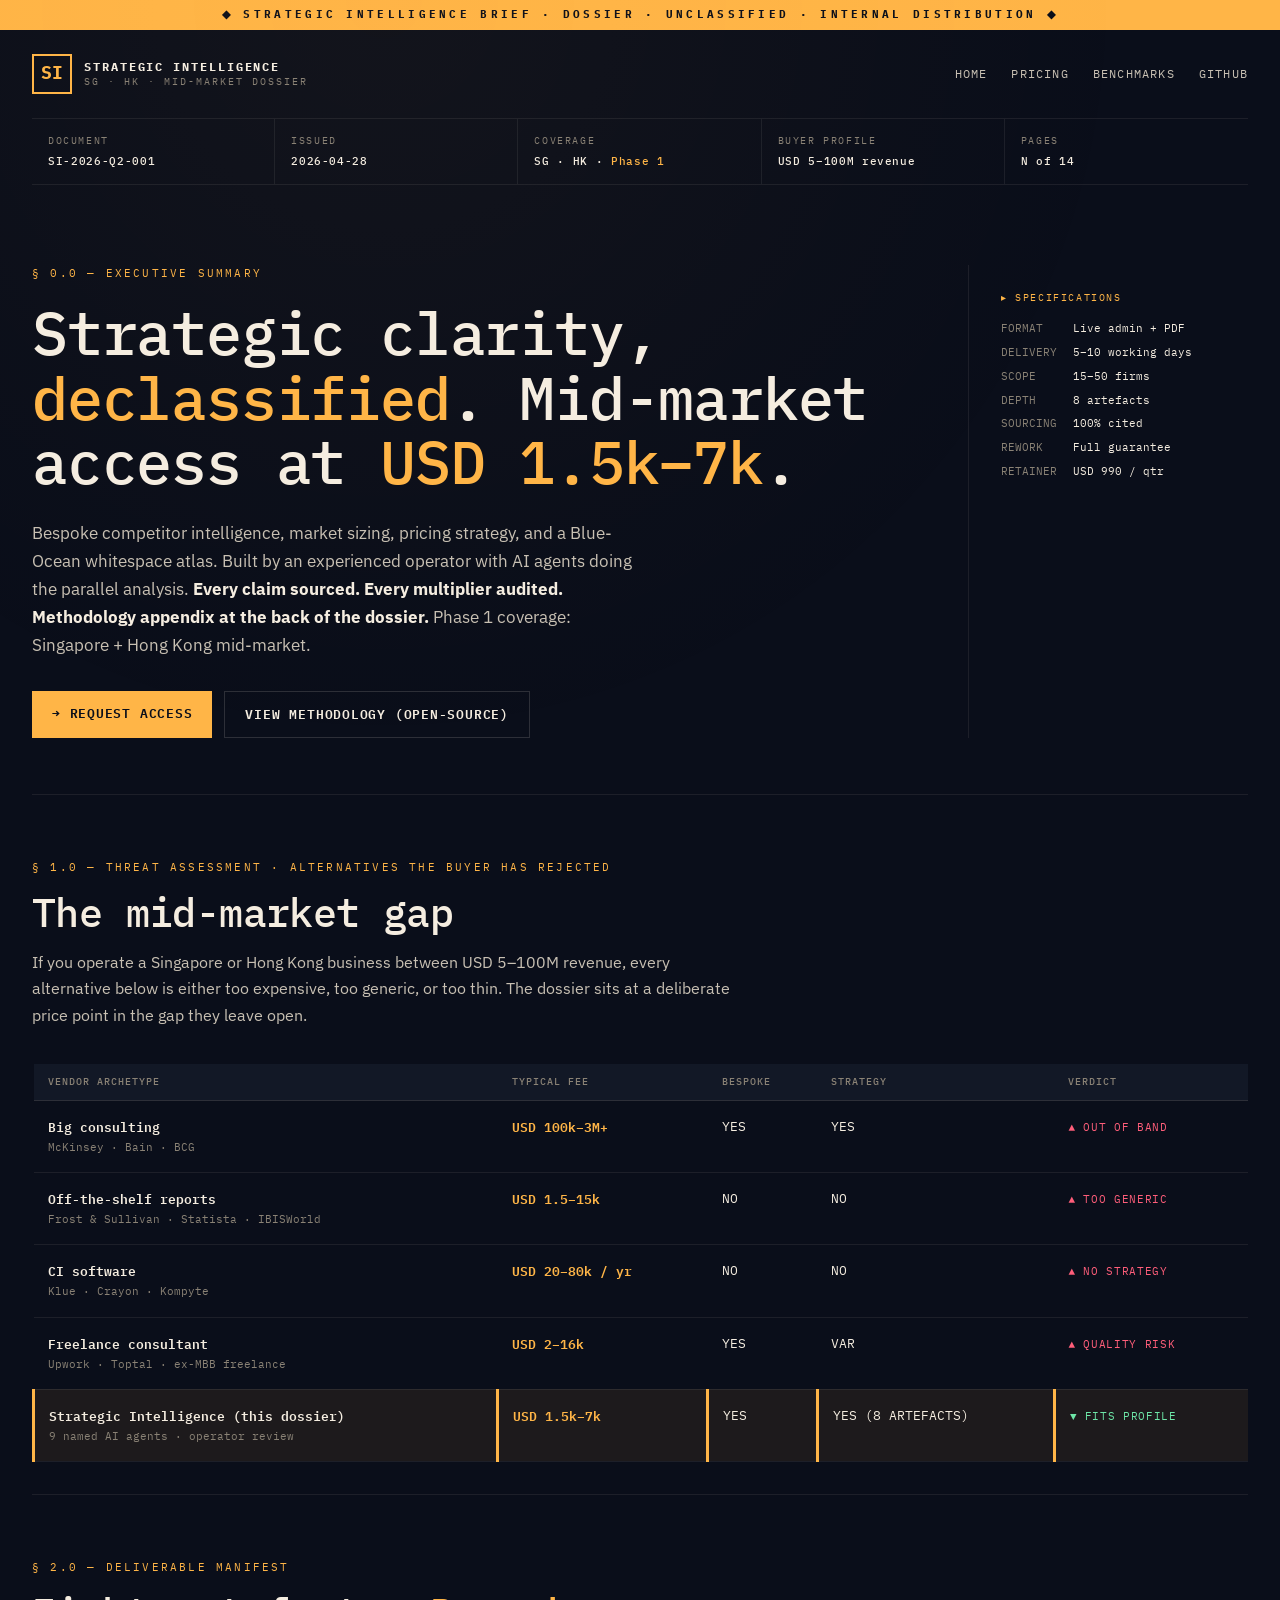
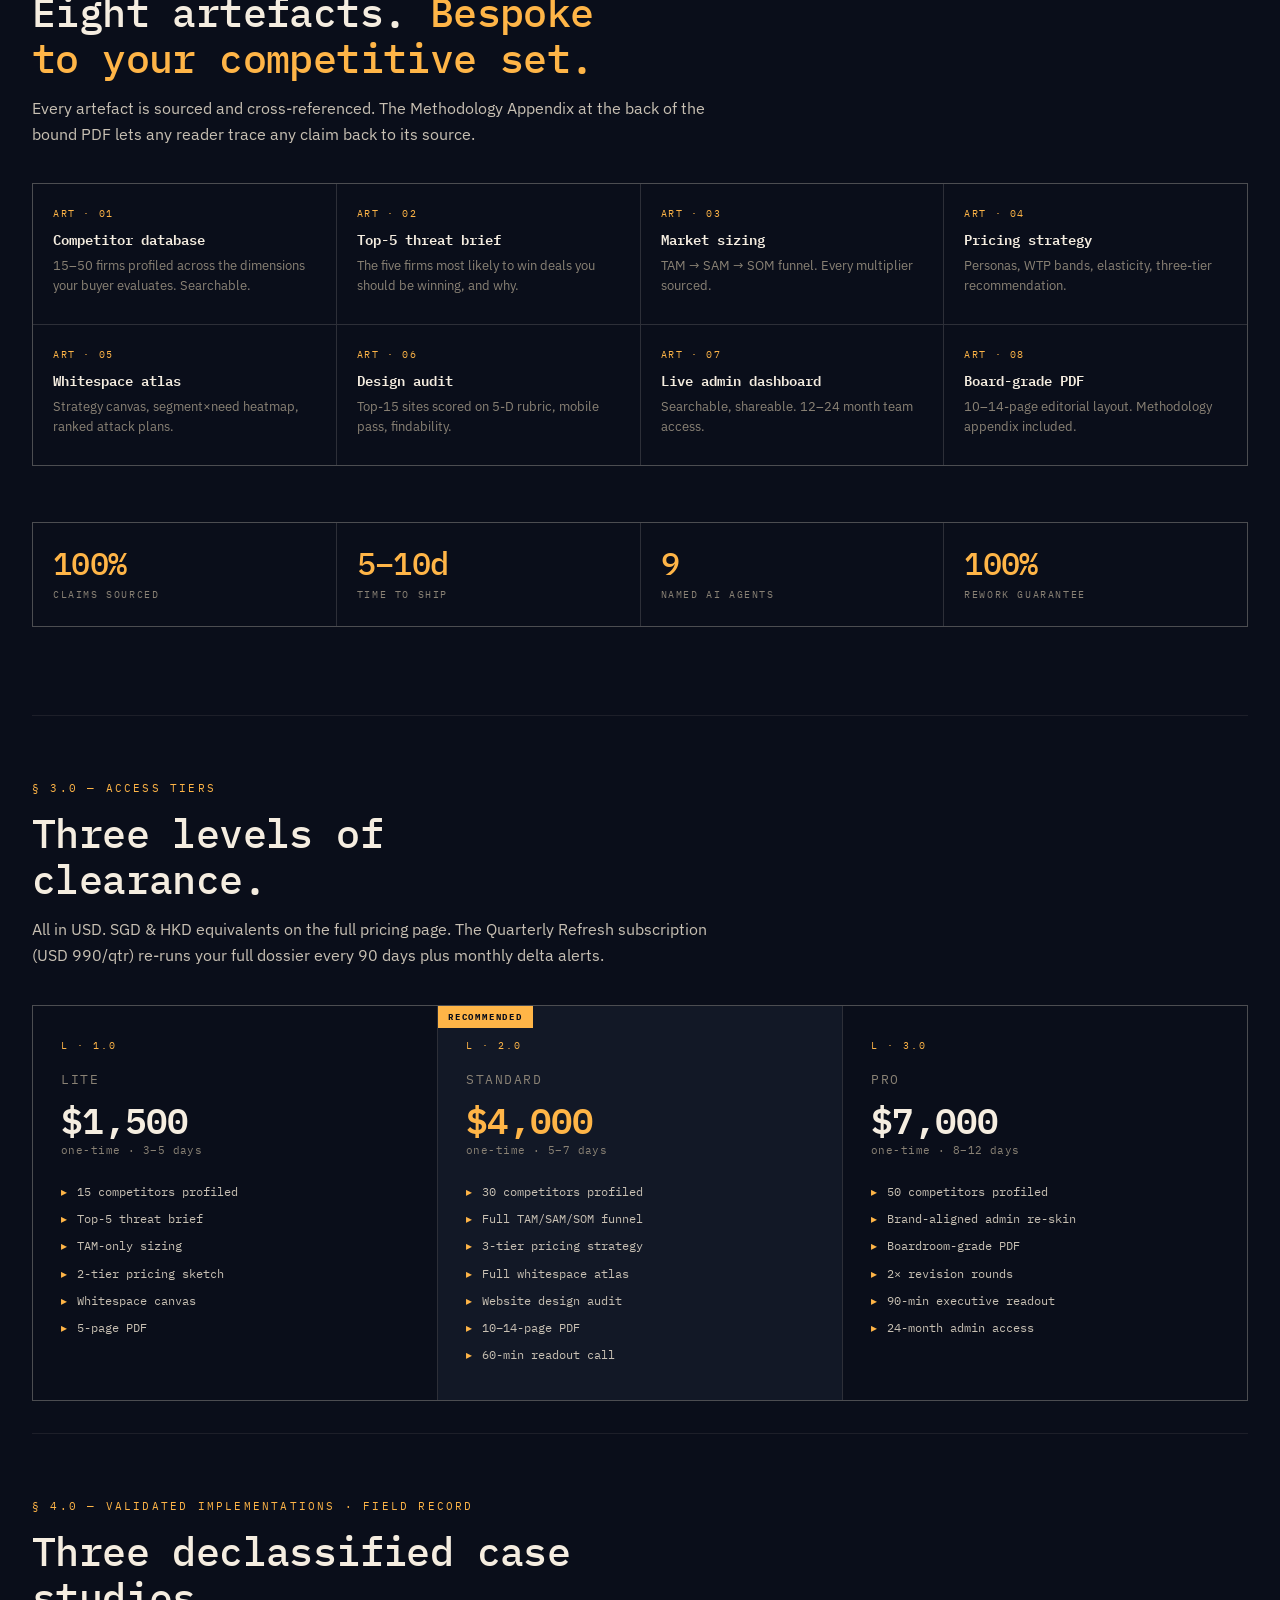
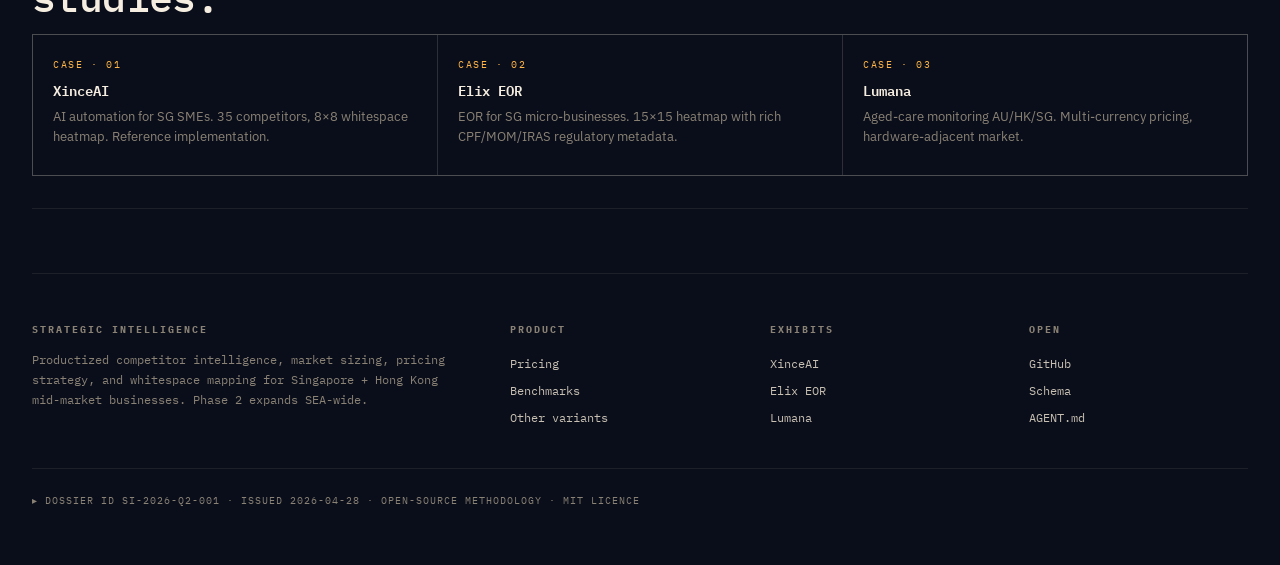
<file: showcase/design-variants/b-dossier.html>
<!DOCTYPE html>
<html lang="en">
<head>
  <meta charset="UTF-8">
  <meta name="viewport" content="width=device-width, initial-scale=1.0">
  <title>Variant B · Dossier — Strategic Intelligence Brief</title>
  <meta name="description" content="Internal design exploration: Intelligence dossier variant of the competitor-intel-template showcase (Bloomberg Terminal / classified-document feel).">
  <meta name="robots" content="noindex, follow">
  <link href="https://fonts.googleapis.com/css2?family=IBM+Plex+Mono:wght@400;500;600;700&family=IBM+Plex+Sans:wght@300;400;500;600;700&display=swap" rel="stylesheet">
  <style>
    * { box-sizing: border-box; margin: 0; padding: 0; }
    :root {
      --bg: #0a0e1a;
      --bg-2: #121826;
      --bg-3: #1a1f2e;
      --line: rgba(245,237,224,0.08);
      --line-2: rgba(245,237,224,0.15);
      --line-strong: rgba(245,237,224,0.32);
      --ink: #f5ede0;
      --ink-2: #c8c0b3;
      --ink-3: #8a8275;
      --amber: #ffb547;
      --amber-glow: rgba(255,181,71,0.15);
      --teal: #5eead4;
      --red: #ff5e7a;
      --green: #6ee7a8;
    }
    body { font-family: 'IBM Plex Sans', -apple-system, sans-serif; background: var(--bg); color: var(--ink); line-height: 1.6; font-size: 15px; min-height: 100vh; }
    body::before { content: ''; position: fixed; inset: 0; background: radial-gradient(ellipse at 30% 0%, rgba(255,181,71,0.04), transparent 60%); pointer-events: none; z-index: 0; }
    .container { max-width: 1280px; margin: 0 auto; padding: 0 32px; position: relative; z-index: 1; }
    a { color: var(--amber); }

    /* Top classification bar */
    .classified { background: var(--amber); color: var(--bg); padding: 6px 0; font-family: 'IBM Plex Mono', monospace; font-size: 11px; font-weight: 700; letter-spacing: 0.3em; text-align: center; text-transform: uppercase; }

    /* Header */
    .header { padding: 24px 0; border-bottom: 1px solid var(--line); display: flex; justify-content: space-between; align-items: center; gap: 24px; flex-wrap: wrap; }
    .header .brand { display: flex; align-items: center; gap: 12px; }
    .header .brand-mark { width: 40px; height: 40px; border: 2px solid var(--amber); display: flex; align-items: center; justify-content: center; font-family: 'IBM Plex Mono', monospace; font-size: 18px; font-weight: 700; color: var(--amber); }
    .header .brand-text { font-family: 'IBM Plex Mono', monospace; font-size: 12px; letter-spacing: 0.16em; line-height: 1.3; }
    .header .brand-text .name { font-weight: 700; text-transform: uppercase; color: var(--ink); }
    .header .brand-text .sub { color: var(--ink-3); font-size: 10px; letter-spacing: 0.2em; }
    .header nav { display: flex; gap: 24px; font-family: 'IBM Plex Mono', monospace; font-size: 12px; letter-spacing: 0.1em; text-transform: uppercase; }
    .header nav a { color: var(--ink-2); text-decoration: none; transition: color 0.15s; }
    .header nav a:hover { color: var(--amber); }

    /* Document metadata strip */
    .doc-meta { display: grid; grid-template-columns: repeat(auto-fit, minmax(180px, 1fr)); gap: 0; border-bottom: 1px solid var(--line); font-family: 'IBM Plex Mono', monospace; font-size: 11px; letter-spacing: 0.06em; }
    .doc-meta .cell { padding: 14px 16px 14px 0; border-right: 1px solid var(--line); padding-left: 16px; }
    .doc-meta .cell:last-child { border-right: none; }
    .doc-meta .label { color: var(--ink-3); text-transform: uppercase; letter-spacing: 0.16em; margin-bottom: 4px; font-size: 10px; }
    .doc-meta .value { color: var(--ink); font-weight: 500; }
    .doc-meta .value .accent { color: var(--amber); }

    /* Hero */
    .hero { padding: 80px 0 56px; display: grid; grid-template-columns: 1fr 280px; gap: 48px; border-bottom: 1px solid var(--line); }
    @media (max-width: 880px) { .hero { grid-template-columns: 1fr; } }
    .hero-section-tag { font-family: 'IBM Plex Mono', monospace; font-size: 11px; letter-spacing: 0.2em; color: var(--amber); text-transform: uppercase; margin-bottom: 18px; }
    .hero h1 { font-family: 'IBM Plex Mono', monospace; font-size: clamp(34px, 5.5vw, 60px); font-weight: 500; line-height: 1.08; letter-spacing: -0.02em; margin-bottom: 24px; }
    .hero h1 .red { color: var(--red); }
    .hero h1 .accent { color: var(--amber); }
    .hero .deck { font-size: 17px; line-height: 1.65; color: var(--ink-2); max-width: 60ch; margin-bottom: 32px; }
    .hero .deck strong { color: var(--ink); }
    .hero-side { padding: 24px 0 0 32px; border-left: 1px solid var(--line); font-family: 'IBM Plex Mono', monospace; font-size: 11px; line-height: 1.8; }
    .hero-side .h { color: var(--amber); letter-spacing: 0.16em; text-transform: uppercase; margin-bottom: 12px; font-size: 10px; }
    .hero-side dl { display: grid; grid-template-columns: auto 1fr; gap: 4px 16px; }
    .hero-side dt { color: var(--ink-3); }
    .hero-side dd { color: var(--ink); }

    /* CTAs */
    .ctas { display: flex; gap: 12px; flex-wrap: wrap; }
    .cta { font-family: 'IBM Plex Mono', monospace; font-size: 13px; padding: 12px 20px; text-decoration: none; letter-spacing: 0.06em; text-transform: uppercase; font-weight: 600; transition: all 0.15s; display: inline-block; }
    .cta.primary { background: var(--amber); color: var(--bg); }
    .cta.primary:hover { background: var(--ink); }
    .cta.ghost { color: var(--ink); border: 1px solid var(--line-2); }
    .cta.ghost:hover { border-color: var(--amber); color: var(--amber); }

    /* Section */
    .section { padding: 64px 0 32px; border-bottom: 1px solid var(--line); }
    .section-num { font-family: 'IBM Plex Mono', monospace; font-size: 11px; color: var(--amber); letter-spacing: 0.2em; text-transform: uppercase; margin-bottom: 12px; }
    .section h2 { font-family: 'IBM Plex Mono', monospace; font-size: clamp(26px, 3.5vw, 40px); font-weight: 500; line-height: 1.15; letter-spacing: -0.015em; margin-bottom: 14px; max-width: 24ch; }
    .section .deck { font-size: 16px; color: var(--ink-2); max-width: 70ch; margin-bottom: 36px; line-height: 1.65; }

    /* Gap dossier table */
    .dossier-table { width: 100%; border-collapse: collapse; font-family: 'IBM Plex Mono', monospace; font-size: 13px; }
    .dossier-table th { text-align: left; padding: 10px 14px; background: var(--bg-2); color: var(--ink-3); font-weight: 500; letter-spacing: 0.1em; text-transform: uppercase; font-size: 10px; border-bottom: 1px solid var(--line-2); }
    .dossier-table td { padding: 16px 14px; border-bottom: 1px solid var(--line); vertical-align: top; line-height: 1.55; }
    .dossier-table tr:hover td { background: var(--bg-2); }
    .dossier-table .name { color: var(--ink); font-weight: 600; }
    .dossier-table .name .firms { color: var(--ink-3); font-weight: 400; font-size: 11px; display: block; margin-top: 2px; }
    .dossier-table .price { color: var(--amber); font-weight: 600; white-space: nowrap; }
    .dossier-table .verdict { color: var(--red); font-size: 11px; letter-spacing: 0.06em; text-transform: uppercase; }
    .dossier-table tr.us td { background: rgba(255,181,71,0.08); border-left: 3px solid var(--amber); }
    .dossier-table tr.us .verdict { color: var(--green); }

    /* Deliverables matrix */
    .matrix { display: grid; grid-template-columns: repeat(4, 1fr); gap: 1px; background: var(--line-2); border: 1px solid var(--line-2); }
    @media (max-width: 920px) { .matrix { grid-template-columns: repeat(2, 1fr); } }
    @media (max-width: 540px) { .matrix { grid-template-columns: 1fr; } }
    .matrix-cell { background: var(--bg); padding: 22px 20px; min-height: 140px; }
    .matrix-cell .id { font-family: 'IBM Plex Mono', monospace; font-size: 10px; color: var(--amber); letter-spacing: 0.16em; margin-bottom: 8px; }
    .matrix-cell h3 { font-family: 'IBM Plex Mono', monospace; font-size: 14px; font-weight: 600; color: var(--ink); margin-bottom: 8px; line-height: 1.3; }
    .matrix-cell p { font-size: 12.5px; color: var(--ink-3); line-height: 1.55; }

    /* Pricing dossier */
    .price-dossier { display: grid; grid-template-columns: repeat(3, 1fr); gap: 1px; background: var(--line-2); border: 1px solid var(--line-2); }
    @media (max-width: 720px) { .price-dossier { grid-template-columns: 1fr; } }
    .price-tier { background: var(--bg); padding: 32px 28px; position: relative; }
    .price-tier.featured { background: var(--bg-2); }
    .price-tier.featured::before { content: "RECOMMENDED"; position: absolute; top: 0; left: 0; background: var(--amber); color: var(--bg); font-family: 'IBM Plex Mono', monospace; font-size: 9px; font-weight: 700; letter-spacing: 0.2em; padding: 4px 10px; }
    .price-tier .tier-id { font-family: 'IBM Plex Mono', monospace; font-size: 10px; color: var(--amber); letter-spacing: 0.2em; text-transform: uppercase; margin-bottom: 16px; }
    .price-tier .tier-name { font-family: 'IBM Plex Mono', monospace; font-size: 13px; color: var(--ink-3); letter-spacing: 0.12em; text-transform: uppercase; margin-bottom: 12px; }
    .price-tier .tier-price { font-family: 'IBM Plex Mono', monospace; font-size: 36px; font-weight: 600; color: var(--ink); letter-spacing: -0.02em; line-height: 1; margin-bottom: 4px; }
    .price-tier.featured .tier-price { color: var(--amber); }
    .price-tier .tier-unit { font-family: 'IBM Plex Mono', monospace; font-size: 11px; color: var(--ink-3); margin-bottom: 18px; letter-spacing: 0.04em; }
    .price-tier ul { list-style: none; font-family: 'IBM Plex Mono', monospace; font-size: 12px; line-height: 1.6; color: var(--ink-2); }
    .price-tier ul li { padding: 4px 0 4px 16px; position: relative; }
    .price-tier ul li::before { content: '▸'; position: absolute; left: 0; color: var(--amber); }

    /* Pull data */
    .pull-data { display: grid; grid-template-columns: repeat(4, 1fr); gap: 1px; background: var(--line-2); border: 1px solid var(--line-2); margin: 56px 0; }
    @media (max-width: 720px) { .pull-data { grid-template-columns: repeat(2, 1fr); } }
    .pull-stat { background: var(--bg); padding: 24px 20px; text-align: left; }
    .pull-stat .num { font-family: 'IBM Plex Mono', monospace; font-size: 32px; color: var(--amber); font-weight: 500; letter-spacing: -0.02em; line-height: 1; margin-bottom: 8px; }
    .pull-stat .lbl { font-family: 'IBM Plex Mono', monospace; font-size: 10px; color: var(--ink-3); letter-spacing: 0.16em; text-transform: uppercase; line-height: 1.5; }

    /* Footer */
    .footer { padding: 48px 0 56px; border-top: 1px solid var(--line); margin-top: 64px; font-family: 'IBM Plex Mono', monospace; font-size: 12px; }
    .footer-grid { display: grid; grid-template-columns: 2fr 1fr 1fr 1fr; gap: 40px; }
    @media (max-width: 720px) { .footer-grid { grid-template-columns: 1fr 1fr; } }
    .footer h4 { font-size: 10px; color: var(--ink-3); letter-spacing: 0.2em; text-transform: uppercase; margin-bottom: 12px; }
    .footer a { display: block; color: var(--ink-2); text-decoration: none; padding: 4px 0; transition: color 0.15s; }
    .footer a:hover { color: var(--amber); }
    .footer .copy { margin-top: 36px; padding-top: 24px; border-top: 1px solid var(--line); color: var(--ink-3); font-size: 10px; letter-spacing: 0.1em; }
  </style>
<script type="application/ld+json" data-injected="schema-jsonld">
{
  "@context": "https://schema.org",
  "@type": "Organization",
  "name": "competitor-intel-template",
  "url": "https://derrickteo.com/competitor-intel/",
  "description": "A 9-agent competitive analysis pipeline producing typed JSON handoffs for downstream construction toolkits."
}
</script>
<script type="application/ld+json" data-injected="schema-jsonld">
{
  "@context": "https://schema.org",
  "@type": "WebSite",
  "name": "competitor-intel-template",
  "url": "https://derrickteo.com/competitor-intel/"
}
</script>
</head>
<body>
  <div class="classified">◆ STRATEGIC INTELLIGENCE BRIEF · DOSSIER · UNCLASSIFIED · INTERNAL DISTRIBUTION ◆</div>

  <div class="container">

    <header class="header">
      <div class="brand">
        <div class="brand-mark">SI</div>
        <div class="brand-text">
          <div class="name">Strategic Intelligence</div>
          <div class="sub">SG · HK · MID-MARKET DOSSIER</div>
        </div>
      </div>
      <nav>
        <a href="../index.html">Home</a>
        <a href="../pricing-thesis.html">Pricing</a>
        <a href="../pricing-benchmarks.html">Benchmarks</a>
        <a href="https://github.com/derrick-pixel/competitor-intel-template">GitHub</a>
      </nav>
    </header>

    <main>

    <div class="doc-meta">
      <div class="cell">
        <div class="label">Document</div>
        <div class="value">SI-2026-Q2-001</div>
      </div>
      <div class="cell">
        <div class="label">Issued</div>
        <div class="value">2026-04-28</div>
      </div>
      <div class="cell">
        <div class="label">Coverage</div>
        <div class="value">SG · HK · <span class="accent">Phase 1</span></div>
      </div>
      <div class="cell">
        <div class="label">Buyer profile</div>
        <div class="value">USD 5–100M revenue</div>
      </div>
      <div class="cell">
        <div class="label">Pages</div>
        <div class="value">N of 14</div>
      </div>
    </div>

    <section class="hero">
      <div>
        <div class="hero-section-tag">§ 0.0 — Executive summary</div>
        <h1>Strategic clarity, <span class="accent">declassified</span>. Mid-market access at <span class="accent">USD 1.5k–7k</span>.</h1>
        <p class="deck">Bespoke competitor intelligence, market sizing, pricing strategy, and a Blue-Ocean whitespace atlas. Built by an experienced operator with AI agents doing the parallel analysis. <strong>Every claim sourced. Every multiplier audited. Methodology appendix at the back of the dossier.</strong> Phase 1 coverage: Singapore + Hong Kong mid-market.</p>
        <div class="ctas">
          <a href="../pricing-thesis.html" class="cta primary">→ Request access</a>
          <a href="https://github.com/derrick-pixel/competitor-intel-template" class="cta ghost">View methodology (open-source)</a>
        </div>
      </div>
      <aside class="hero-side">
        <div class="h">▸ Specifications</div>
        <dl>
          <dt>FORMAT</dt><dd>Live admin + PDF</dd>
          <dt>DELIVERY</dt><dd>5–10 working days</dd>
          <dt>SCOPE</dt><dd>15–50 firms</dd>
          <dt>DEPTH</dt><dd>8 artefacts</dd>
          <dt>SOURCING</dt><dd>100% cited</dd>
          <dt>REWORK</dt><dd>Full guarantee</dd>
          <dt>RETAINER</dt><dd>USD 990 / qtr</dd>
        </dl>
      </aside>
    </section>

    <section class="section">
      <div class="section-num">§ 1.0 — Threat assessment · Alternatives the buyer has rejected</div>
      <h2>The mid-market gap</h2>
      <p class="deck">If you operate a Singapore or Hong Kong business between USD 5–100M revenue, every alternative below is either too expensive, too generic, or too thin. The dossier sits at a deliberate price point in the gap they leave open.</p>
      <table class="dossier-table">
        <thead>
          <tr>
            <th>Vendor archetype</th>
            <th>Typical fee</th>
            <th>Bespoke</th>
            <th>Strategy</th>
            <th>Verdict</th>
          </tr>
        </thead>
        <tbody>
          <tr>
            <td class="name">Big consulting<span class="firms">McKinsey · Bain · BCG</span></td>
            <td class="price">USD 100k–3M+</td>
            <td>YES</td>
            <td>YES</td>
            <td><span class="verdict">▲ OUT OF BAND</span></td>
          </tr>
          <tr>
            <td class="name">Off-the-shelf reports<span class="firms">Frost &amp; Sullivan · Statista · IBISWorld</span></td>
            <td class="price">USD 1.5–15k</td>
            <td>NO</td>
            <td>NO</td>
            <td><span class="verdict">▲ TOO GENERIC</span></td>
          </tr>
          <tr>
            <td class="name">CI software<span class="firms">Klue · Crayon · Kompyte</span></td>
            <td class="price">USD 20–80k / yr</td>
            <td>NO</td>
            <td>NO</td>
            <td><span class="verdict">▲ NO STRATEGY</span></td>
          </tr>
          <tr>
            <td class="name">Freelance consultant<span class="firms">Upwork · Toptal · ex-MBB freelance</span></td>
            <td class="price">USD 2–16k</td>
            <td>YES</td>
            <td>VAR</td>
            <td><span class="verdict">▲ QUALITY RISK</span></td>
          </tr>
          <tr class="us">
            <td class="name">Strategic Intelligence (this dossier)<span class="firms">9 named AI agents · operator review</span></td>
            <td class="price">USD 1.5k–7k</td>
            <td>YES</td>
            <td>YES (8 ARTEFACTS)</td>
            <td><span class="verdict">▼ FITS PROFILE</span></td>
          </tr>
        </tbody>
      </table>
    </section>

    <section class="section">
      <div class="section-num">§ 2.0 — Deliverable manifest</div>
      <h2>Eight artefacts. <span style="color: var(--amber);">Bespoke to your competitive set.</span></h2>
      <p class="deck">Every artefact is sourced and cross-referenced. The Methodology Appendix at the back of the bound PDF lets any reader trace any claim back to its source.</p>
      <div class="matrix">
        <div class="matrix-cell"><div class="id">ART · 01</div><h3>Competitor database</h3><p>15–50 firms profiled across the dimensions your buyer evaluates. Searchable.</p></div>
        <div class="matrix-cell"><div class="id">ART · 02</div><h3>Top-5 threat brief</h3><p>The five firms most likely to win deals you should be winning, and why.</p></div>
        <div class="matrix-cell"><div class="id">ART · 03</div><h3>Market sizing</h3><p>TAM → SAM → SOM funnel. Every multiplier sourced.</p></div>
        <div class="matrix-cell"><div class="id">ART · 04</div><h3>Pricing strategy</h3><p>Personas, WTP bands, elasticity, three-tier recommendation.</p></div>
        <div class="matrix-cell"><div class="id">ART · 05</div><h3>Whitespace atlas</h3><p>Strategy canvas, segment×need heatmap, ranked attack plans.</p></div>
        <div class="matrix-cell"><div class="id">ART · 06</div><h3>Design audit</h3><p>Top-15 sites scored on 5-D rubric, mobile pass, findability.</p></div>
        <div class="matrix-cell"><div class="id">ART · 07</div><h3>Live admin dashboard</h3><p>Searchable, shareable. 12–24 month team access.</p></div>
        <div class="matrix-cell"><div class="id">ART · 08</div><h3>Board-grade PDF</h3><p>10–14-page editorial layout. Methodology appendix included.</p></div>
      </div>

      <div class="pull-data">
        <div class="pull-stat"><div class="num">100%</div><div class="lbl">Claims sourced</div></div>
        <div class="pull-stat"><div class="num">5–10d</div><div class="lbl">Time to ship</div></div>
        <div class="pull-stat"><div class="num">9</div><div class="lbl">Named AI agents</div></div>
        <div class="pull-stat"><div class="num">100%</div><div class="lbl">Rework guarantee</div></div>
      </div>
    </section>

    <section class="section">
      <div class="section-num">§ 3.0 — Access tiers</div>
      <h2>Three levels of clearance.</h2>
      <p class="deck">All in USD. SGD &amp; HKD equivalents on the full pricing page. The Quarterly Refresh subscription (USD 990/qtr) re-runs your full dossier every 90 days plus monthly delta alerts.</p>
      <div class="price-dossier">
        <div class="price-tier">
          <div class="tier-id">L · 1.0</div>
          <div class="tier-name">Lite</div>
          <div class="tier-price">$1,500</div>
          <div class="tier-unit">one-time · 3–5 days</div>
          <ul>
            <li>15 competitors profiled</li>
            <li>Top-5 threat brief</li>
            <li>TAM-only sizing</li>
            <li>2-tier pricing sketch</li>
            <li>Whitespace canvas</li>
            <li>5-page PDF</li>
          </ul>
        </div>
        <div class="price-tier featured">
          <div class="tier-id">L · 2.0</div>
          <div class="tier-name">Standard</div>
          <div class="tier-price">$4,000</div>
          <div class="tier-unit">one-time · 5–7 days</div>
          <ul>
            <li>30 competitors profiled</li>
            <li>Full TAM/SAM/SOM funnel</li>
            <li>3-tier pricing strategy</li>
            <li>Full whitespace atlas</li>
            <li>Website design audit</li>
            <li>10–14-page PDF</li>
            <li>60-min readout call</li>
          </ul>
        </div>
        <div class="price-tier">
          <div class="tier-id">L · 3.0</div>
          <div class="tier-name">Pro</div>
          <div class="tier-price">$7,000</div>
          <div class="tier-unit">one-time · 8–12 days</div>
          <ul>
            <li>50 competitors profiled</li>
            <li>Brand-aligned admin re-skin</li>
            <li>Boardroom-grade PDF</li>
            <li>2× revision rounds</li>
            <li>90-min executive readout</li>
            <li>24-month admin access</li>
          </ul>
        </div>
      </div>
    </section>

    <section class="section">
      <div class="section-num">§ 4.0 — Validated implementations · Field record</div>
      <h2>Three declassified case studies.</h2>
      <div class="matrix" style="grid-template-columns: repeat(3, 1fr);">
        <a href="../exhibits/xinceai.md" style="text-decoration: none;"><div class="matrix-cell"><div class="id">CASE · 01</div><h3>XinceAI</h3><p>AI automation for SG SMEs. 35 competitors, 8×8 whitespace heatmap. Reference implementation.</p></div></a>
        <a href="../exhibits/elix-eor.md" style="text-decoration: none;"><div class="matrix-cell"><div class="id">CASE · 02</div><h3>Elix EOR</h3><p>EOR for SG micro-businesses. 15×15 heatmap with rich CPF/MOM/IRAS regulatory metadata.</p></div></a>
        <a href="../exhibits/lumana.md" style="text-decoration: none;"><div class="matrix-cell"><div class="id">CASE · 03</div><h3>Lumana</h3><p>Aged-care monitoring AU/HK/SG. Multi-currency pricing, hardware-adjacent market.</p></div></a>
      </div>
    </section>

    </main>
<footer class="footer">
      <div class="footer-grid">
        <div>
          <h4>STRATEGIC INTELLIGENCE</h4>
          <p style="color: var(--ink-3); line-height: 1.65; font-size: 12px;">Productized competitor intelligence, market sizing, pricing strategy, and whitespace mapping for Singapore + Hong Kong mid-market businesses. Phase 2 expands SEA-wide.</p>
        </div>
        <div>
          <h4>PRODUCT</h4>
          <a href="../pricing-thesis.html">Pricing</a>
          <a href="../pricing-benchmarks.html">Benchmarks</a>
          <a href="index.html">Other variants</a>
        </div>
        <div>
          <h4>EXHIBITS</h4>
          <a href="../exhibits/xinceai.md">XinceAI</a>
          <a href="../exhibits/elix-eor.md">Elix EOR</a>
          <a href="../exhibits/lumana.md">Lumana</a>
        </div>
        <div>
          <h4>OPEN</h4>
          <a href="https://github.com/derrick-pixel/competitor-intel-template">GitHub</a>
          <a href="../../methodology/FIELD-DICTIONARY.md">Schema</a>
          <a href="../../AGENT.md">AGENT.md</a>
        </div>
      </div>
      <div class="copy">▸ DOSSIER ID SI-2026-Q2-001 · ISSUED 2026-04-28 · OPEN-SOURCE METHODOLOGY · MIT LICENCE</div>
    </footer>

  </div>
</body>
</html>
</file>
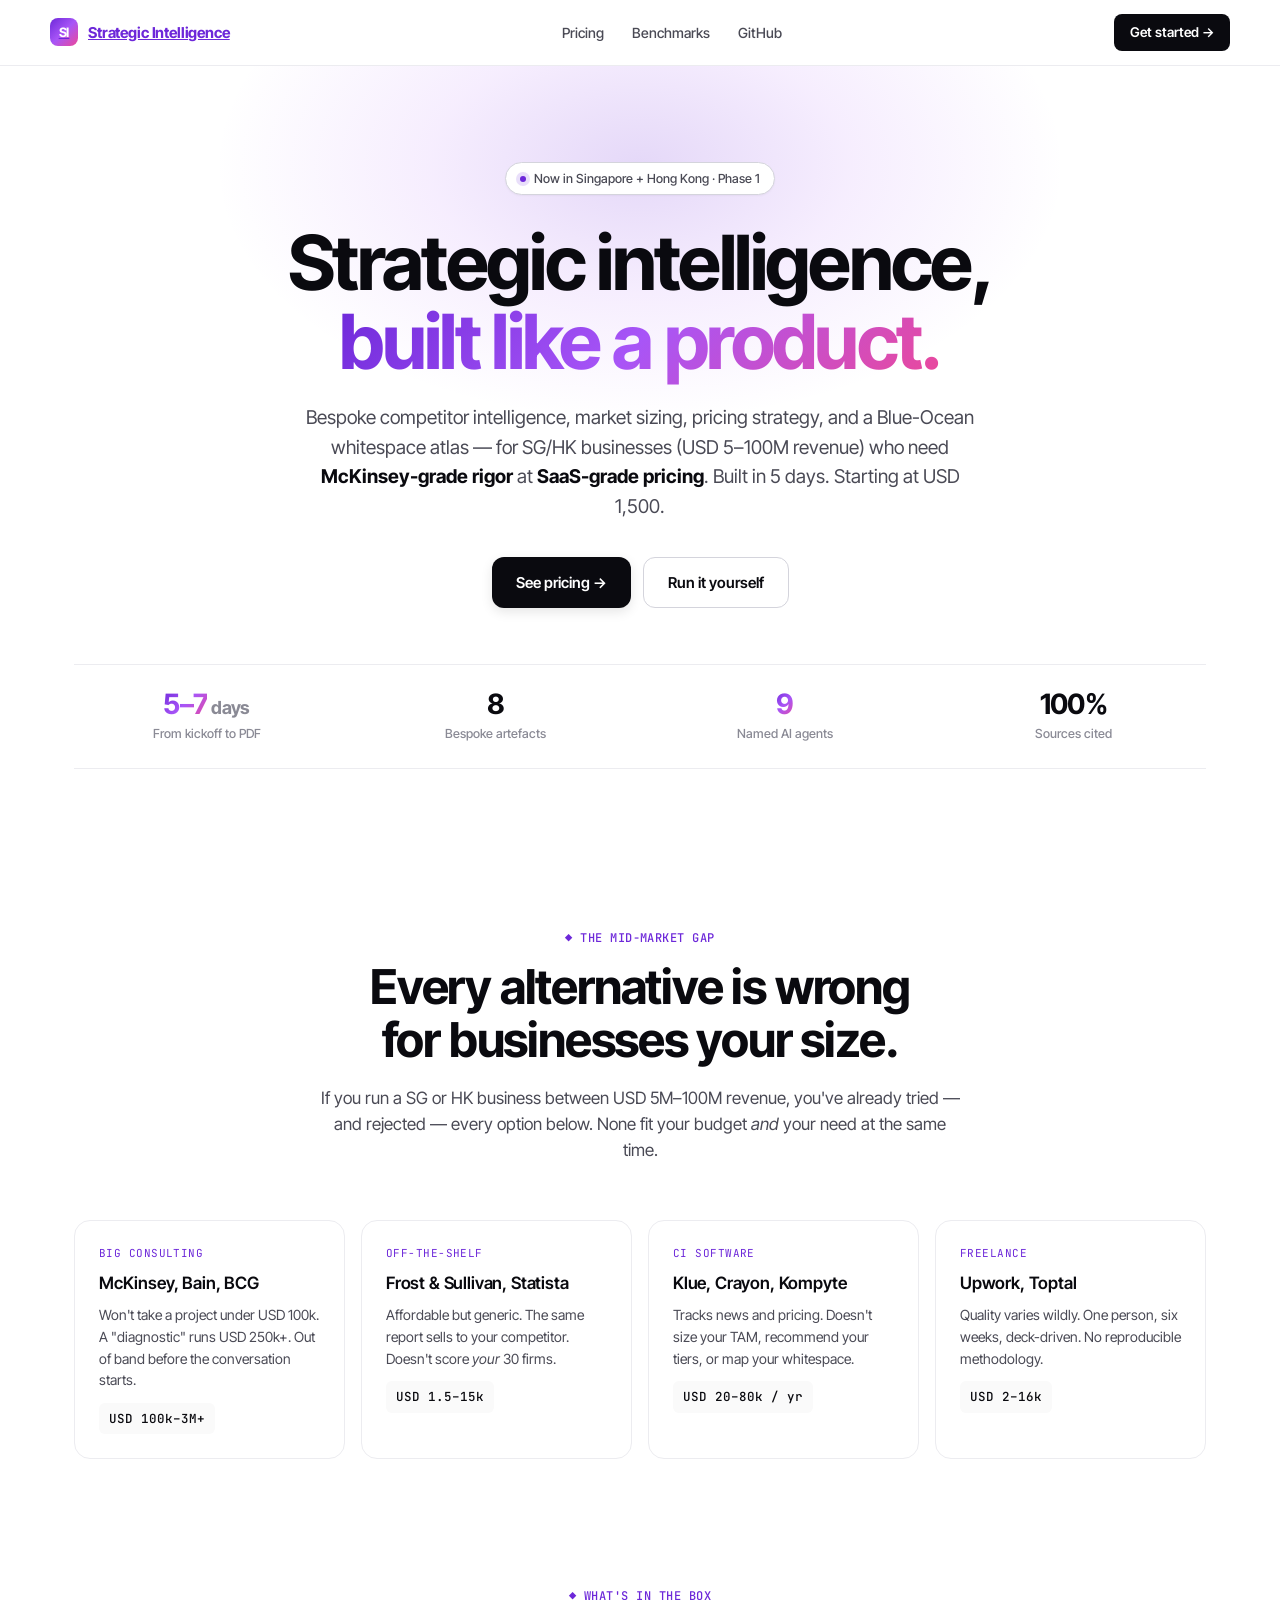
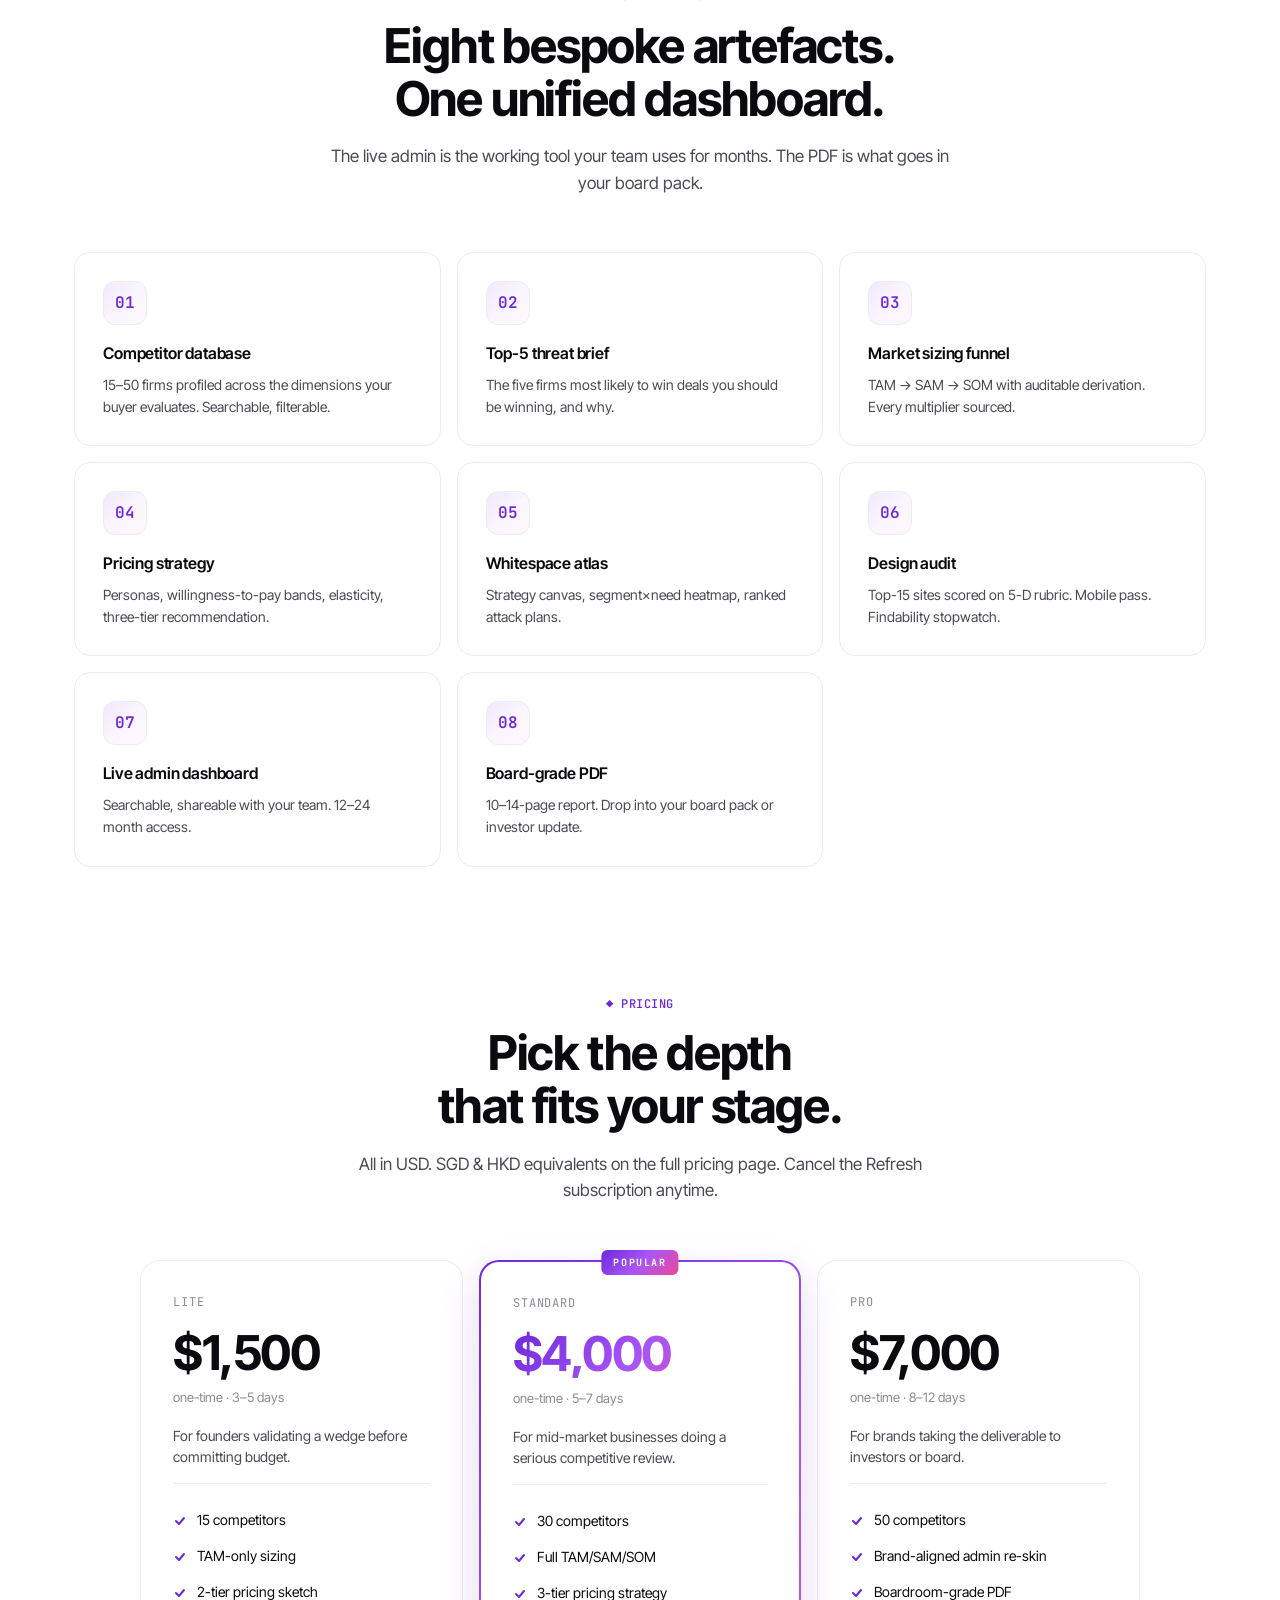
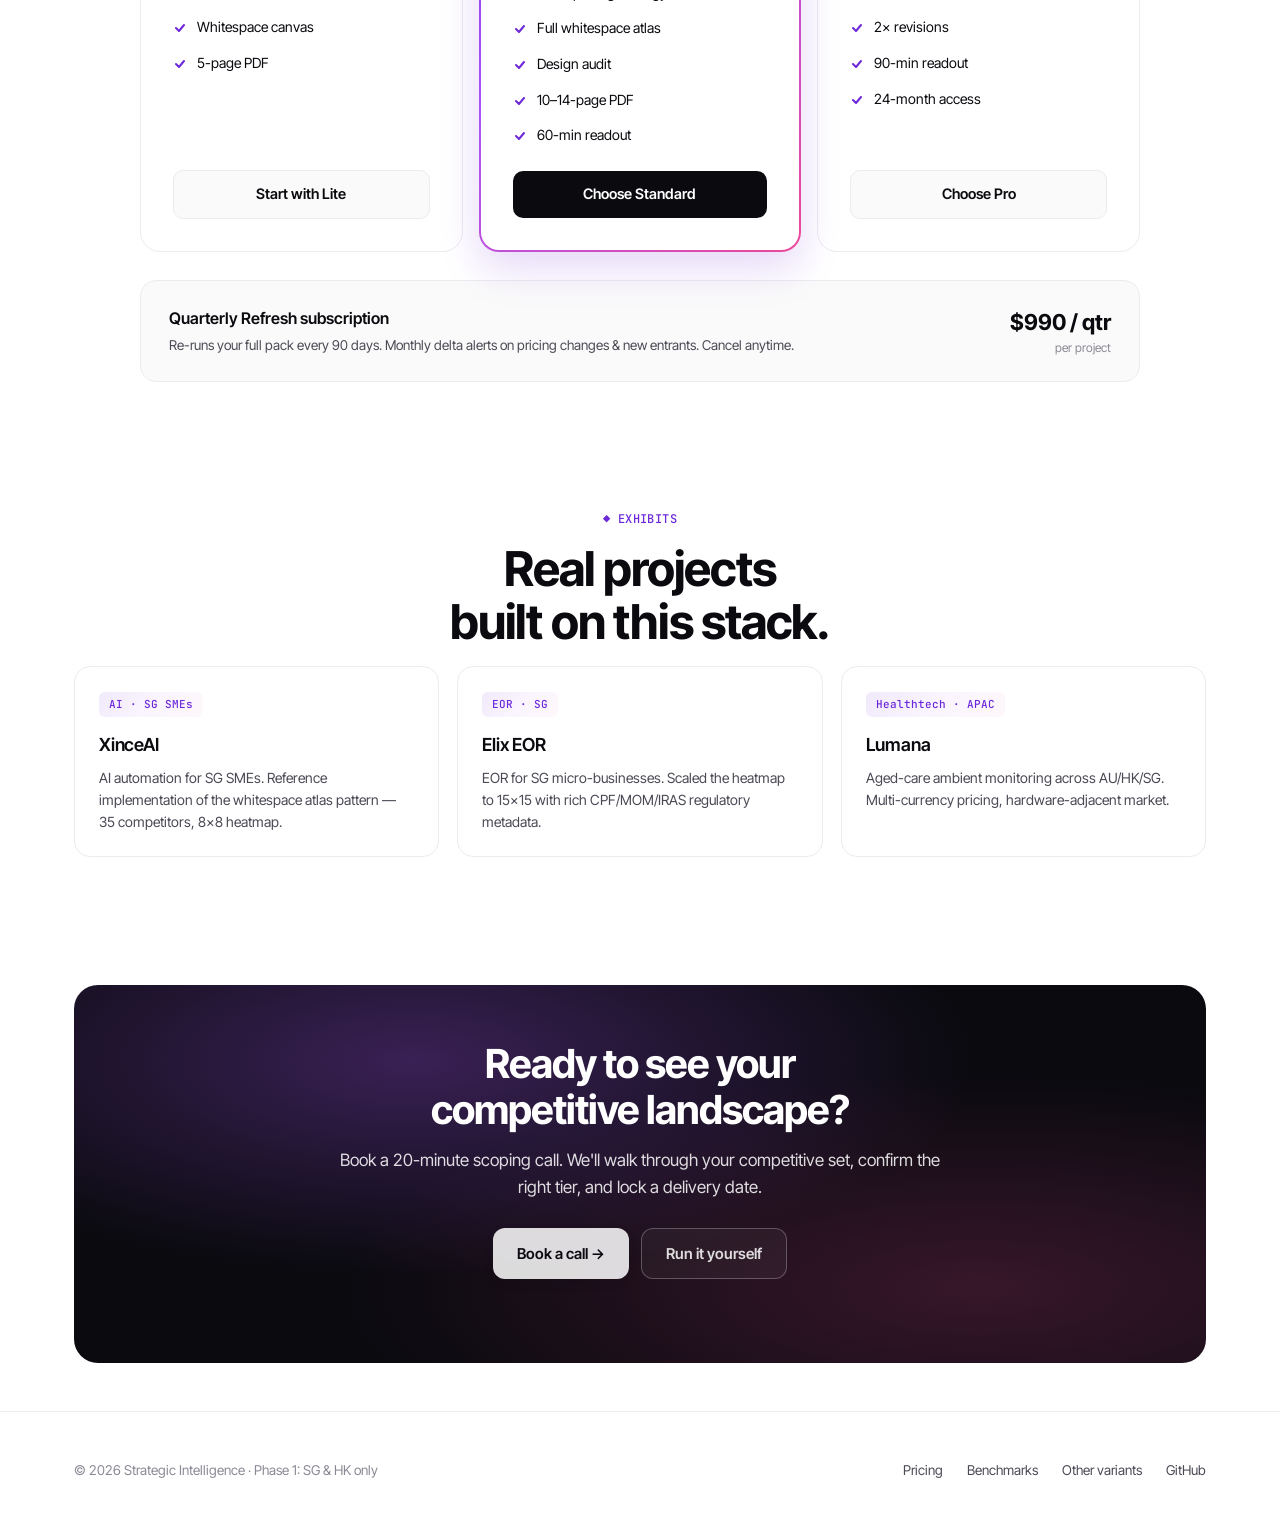
<file: showcase/design-variants/c-saas.html>
<!DOCTYPE html>
<html lang="en">
<head>
  <meta charset="UTF-8">
  <meta name="viewport" content="width=device-width, initial-scale=1.0">
  <title>Variant C · Modern SaaS — Strategic Intelligence Platform</title>
  <meta name="description" content="Internal design exploration: Modern SaaS variant of the competitor-intel-template showcase (Linear / Vercel / Stripe inspired).">
  <meta name="robots" content="noindex, follow">
  <link href="https://fonts.googleapis.com/css2?family=Inter+Tight:wght@400;500;600;700;800&family=JetBrains+Mono:wght@400;500&display=swap" rel="stylesheet">
  <style>
    * { box-sizing: border-box; margin: 0; padding: 0; }
    :root {
      --bg: #ffffff;
      --bg-soft: #fafafa;
      --bg-card: #ffffff;
      --ink: #0a0a0f;
      --ink-2: #4a4a55;
      --ink-3: #8a8a95;
      --line: #ececf0;
      --line-2: #d4d4dc;
      --primary: #6d28d9;
      --primary-2: #a855f7;
      --primary-soft: rgba(109,40,217,0.08);
      --grad: linear-gradient(135deg, #6d28d9 0%, #a855f7 50%, #ec4899 100%);
      --grad-soft: linear-gradient(135deg, rgba(109,40,217,0.10), rgba(168,85,247,0.06), rgba(236,72,153,0.04));
    }
    body { font-family: 'Inter Tight', -apple-system, BlinkMacSystemFont, sans-serif; background: var(--bg); color: var(--ink); line-height: 1.55; font-size: 15.5px; -webkit-font-smoothing: antialiased; }
    .container { max-width: 1180px; margin: 0 auto; padding: 0 24px; }
    a { color: var(--primary); }

    /* Nav */
    .nav { position: sticky; top: 0; z-index: 50; background: rgba(255,255,255,0.78); backdrop-filter: blur(12px) saturate(140%); -webkit-backdrop-filter: blur(12px) saturate(140%); border-bottom: 1px solid var(--line); }
    .nav-inner { display: flex; align-items: center; justify-content: space-between; padding: 14px 0; gap: 24px; }
    .nav .brand { display: flex; align-items: center; gap: 10px; font-weight: 700; letter-spacing: -0.01em; font-size: 15px; }
    .nav .brand .mark { width: 28px; height: 28px; border-radius: 8px; background: var(--grad); display: flex; align-items: center; justify-content: center; color: white; font-size: 13px; font-weight: 700; }
    .nav .links { display: flex; gap: 28px; font-size: 14px; }
    .nav .links a { color: var(--ink-2); text-decoration: none; font-weight: 500; transition: color 0.15s; }
    .nav .links a:hover { color: var(--ink); }
    .nav .cta { padding: 8px 16px; background: var(--ink); color: white; border-radius: 8px; text-decoration: none; font-size: 13.5px; font-weight: 600; transition: background 0.15s; }
    .nav .cta:hover { background: var(--primary); }

    /* Hero */
    .hero { padding: 96px 0 64px; position: relative; overflow: hidden; }
    .hero::before { content: ''; position: absolute; top: -200px; left: 50%; transform: translateX(-50%); width: 1000px; height: 600px; background: radial-gradient(ellipse at center, rgba(109,40,217,0.18), rgba(168,85,247,0.10) 30%, transparent 60%); pointer-events: none; z-index: 0; }
    .hero-inner { position: relative; z-index: 1; text-align: center; }
    .hero .pill { display: inline-flex; align-items: center; gap: 8px; padding: 6px 14px; background: white; border: 1px solid var(--line-2); border-radius: 100px; font-size: 12.5px; color: var(--ink-2); font-weight: 500; margin-bottom: 28px; box-shadow: 0 1px 2px rgba(0,0,0,0.04); }
    .hero .pill .dot { width: 6px; height: 6px; border-radius: 50%; background: var(--primary); box-shadow: 0 0 0 4px rgba(109,40,217,0.15); }
    .hero h1 { font-family: 'Inter Tight', sans-serif; font-size: clamp(40px, 7vw, 76px); font-weight: 700; line-height: 1.04; letter-spacing: -0.035em; margin-bottom: 22px; }
    .hero h1 .grad { background: var(--grad); -webkit-background-clip: text; background-clip: text; color: transparent; }
    .hero .deck { font-size: 19px; line-height: 1.55; color: var(--ink-2); max-width: 680px; margin: 0 auto 36px; }
    .hero .deck strong { color: var(--ink); }

    /* CTAs */
    .ctas { display: inline-flex; gap: 12px; flex-wrap: wrap; justify-content: center; }
    .cta-btn { font-size: 15px; font-weight: 600; padding: 13px 24px; border-radius: 12px; text-decoration: none; transition: all 0.15s; display: inline-flex; align-items: center; gap: 8px; }
    .cta-btn.primary { background: var(--ink); color: white; box-shadow: 0 4px 12px rgba(0,0,0,0.10); }
    .cta-btn.primary:hover { background: var(--primary); transform: translateY(-1px); box-shadow: 0 8px 20px rgba(109,40,217,0.30); }
    .cta-btn.ghost { color: var(--ink); border: 1px solid var(--line-2); background: white; }
    .cta-btn.ghost:hover { border-color: var(--ink); }

    /* Hero stats strip */
    .hero-stats { display: grid; grid-template-columns: repeat(4, 1fr); gap: 24px; margin: 56px 0 0; padding: 24px 0; border-top: 1px solid var(--line); border-bottom: 1px solid var(--line); }
    @media (max-width: 720px) { .hero-stats { grid-template-columns: repeat(2, 1fr); gap: 16px; } }
    .stat { text-align: center; }
    .stat .v { font-family: 'Inter Tight', sans-serif; font-size: 28px; font-weight: 700; letter-spacing: -0.025em; color: var(--ink); line-height: 1.1; }
    .stat .v .grad { background: var(--grad); -webkit-background-clip: text; background-clip: text; color: transparent; }
    .stat .l { font-size: 12.5px; color: var(--ink-3); margin-top: 4px; font-weight: 500; }

    /* Section */
    .section { padding: 96px 0 32px; }
    .section .label { font-family: 'JetBrains Mono', monospace; font-size: 12px; font-weight: 500; color: var(--primary); letter-spacing: 0.04em; text-transform: uppercase; margin-bottom: 14px; text-align: center; }
    .section h2 { font-family: 'Inter Tight', sans-serif; font-size: clamp(30px, 4.5vw, 48px); font-weight: 700; line-height: 1.1; letter-spacing: -0.025em; text-align: center; margin-bottom: 18px; max-width: 24ch; margin-left: auto; margin-right: auto; }
    .section .deck { font-size: 17px; color: var(--ink-2); max-width: 640px; margin: 0 auto 56px; line-height: 1.55; text-align: center; }

    /* Problem cards */
    .problem-grid { display: grid; grid-template-columns: repeat(auto-fit, minmax(240px, 1fr)); gap: 16px; }
    .problem-card { background: white; border: 1px solid var(--line); border-radius: 16px; padding: 24px; transition: all 0.2s; }
    .problem-card:hover { border-color: var(--primary); transform: translateY(-2px); box-shadow: 0 12px 28px rgba(109,40,217,0.10); }
    .problem-card .who { font-family: 'JetBrains Mono', monospace; font-size: 11px; color: var(--primary); letter-spacing: 0.04em; text-transform: uppercase; margin-bottom: 8px; }
    .problem-card h3 { font-family: 'Inter Tight', sans-serif; font-size: 17px; font-weight: 600; margin-bottom: 8px; letter-spacing: -0.01em; }
    .problem-card p { font-size: 14px; color: var(--ink-2); line-height: 1.55; margin-bottom: 12px; }
    .problem-card .price { font-family: 'JetBrains Mono', monospace; font-size: 12.5px; padding: 6px 10px; background: var(--bg-soft); border-radius: 6px; color: var(--ink); font-weight: 500; display: inline-block; }

    /* Feature grid (deliverables) */
    .feature-grid { display: grid; grid-template-columns: repeat(auto-fit, minmax(280px, 1fr)); gap: 16px; }
    .feature-card { background: white; border: 1px solid var(--line); border-radius: 16px; padding: 28px; position: relative; overflow: hidden; transition: all 0.2s; }
    .feature-card:hover { border-color: var(--primary); }
    .feature-card .icon { width: 44px; height: 44px; border-radius: 12px; background: var(--grad-soft); border: 1px solid var(--line); display: flex; align-items: center; justify-content: center; margin-bottom: 16px; font-family: 'JetBrains Mono', monospace; font-size: 16px; font-weight: 600; color: var(--primary); }
    .feature-card h3 { font-size: 16px; font-weight: 600; margin-bottom: 8px; letter-spacing: -0.01em; }
    .feature-card p { font-size: 14px; color: var(--ink-2); line-height: 1.55; }

    /* Pricing */
    .pricing-grid { display: grid; grid-template-columns: repeat(3, 1fr); gap: 16px; max-width: 1000px; margin: 0 auto; }
    @media (max-width: 720px) { .pricing-grid { grid-template-columns: 1fr; } }
    .price-card { background: white; border: 1px solid var(--line); border-radius: 20px; padding: 32px; display: flex; flex-direction: column; gap: 18px; transition: all 0.2s; }
    .price-card.featured { border: 2px solid transparent; background:
      linear-gradient(white, white) padding-box,
      var(--grad) border-box;
      position: relative; box-shadow: 0 16px 40px rgba(109,40,217,0.18);
    }
    .price-card.featured::before {
      content: 'POPULAR';
      position: absolute; top: -12px; left: 50%; transform: translateX(-50%);
      background: var(--grad); color: white;
      font-family: 'JetBrains Mono', monospace; font-size: 10px; font-weight: 700;
      letter-spacing: 0.16em; padding: 5px 12px; border-radius: 6px;
    }
    .price-card .name { font-family: 'JetBrains Mono', monospace; font-size: 12px; color: var(--ink-3); letter-spacing: 0.08em; text-transform: uppercase; }
    .price-card .amt { font-family: 'Inter Tight', sans-serif; font-size: 48px; font-weight: 700; letter-spacing: -0.03em; line-height: 1; color: var(--ink); }
    .price-card.featured .amt { background: var(--grad); -webkit-background-clip: text; background-clip: text; color: transparent; }
    .price-card .unit { font-size: 13px; color: var(--ink-3); margin-top: -8px; }
    .price-card .tag { font-size: 14px; color: var(--ink-2); line-height: 1.5; padding-bottom: 16px; border-bottom: 1px solid var(--line); }
    .price-card ul { list-style: none; }
    .price-card ul li { padding: 7px 0 7px 24px; position: relative; font-size: 14px; color: var(--ink); }
    .price-card ul li::before { content: ''; position: absolute; left: 0; top: 12px; width: 14px; height: 14px; background-image: url("data:image/svg+xml,%3Csvg viewBox='0 0 14 14' xmlns='http://www.w3.org/2000/svg'%3E%3Cpath d='M3 7l3 3 5-6' stroke='%236d28d9' stroke-width='2' fill='none' stroke-linecap='round' stroke-linejoin='round'/%3E%3C/svg%3E"); }
    .price-card .btn { padding: 12px 18px; border-radius: 10px; font-size: 14.5px; font-weight: 600; text-decoration: none; text-align: center; transition: all 0.15s; margin-top: auto; }
    .price-card:not(.featured) .btn { background: var(--bg-soft); color: var(--ink); border: 1px solid var(--line); }
    .price-card:not(.featured) .btn:hover { border-color: var(--ink); }
    .price-card.featured .btn { background: var(--ink); color: white; }
    .price-card.featured .btn:hover { background: var(--primary); }

    /* Refresh banner */
    .refresh { margin-top: 28px; max-width: 1000px; margin-left: auto; margin-right: auto; padding: 24px 28px; background: var(--bg-soft); border: 1px solid var(--line); border-radius: 16px; display: flex; justify-content: space-between; align-items: center; gap: 24px; flex-wrap: wrap; }
    .refresh .l h4 { font-size: 16px; font-weight: 600; margin-bottom: 4px; }
    .refresh .l p { font-size: 13.5px; color: var(--ink-2); line-height: 1.55; }
    .refresh .r { text-align: right; flex-shrink: 0; }
    .refresh .r .amt { font-family: 'Inter Tight', sans-serif; font-size: 22px; font-weight: 700; }
    .refresh .r .unit { font-size: 12px; color: var(--ink-3); }

    /* Exhibits */
    .exhibits { display: grid; grid-template-columns: repeat(3, 1fr); gap: 18px; }
    @media (max-width: 760px) { .exhibits { grid-template-columns: 1fr; } }
    .exhibit-card { background: white; border: 1px solid var(--line); border-radius: 16px; padding: 24px; text-decoration: none; color: inherit; transition: all 0.2s; display: block; }
    .exhibit-card:hover { border-color: var(--primary); transform: translateY(-2px); box-shadow: 0 12px 28px rgba(109,40,217,0.10); }
    .exhibit-card .badge { display: inline-block; padding: 4px 10px; background: var(--grad-soft); border-radius: 6px; font-family: 'JetBrains Mono', monospace; font-size: 11px; color: var(--primary); margin-bottom: 14px; font-weight: 500; }
    .exhibit-card h3 { font-size: 18px; font-weight: 600; margin-bottom: 8px; letter-spacing: -0.01em; }
    .exhibit-card p { font-size: 14px; color: var(--ink-2); line-height: 1.55; }

    /* CTA strip */
    .cta-strip { margin: 96px 0 48px; padding: 56px 32px; background: var(--ink); color: white; border-radius: 24px; text-align: center; position: relative; overflow: hidden; }
    .cta-strip::before { content: ''; position: absolute; inset: 0; background: radial-gradient(ellipse at 30% 20%, rgba(168,85,247,0.30), transparent 50%), radial-gradient(ellipse at 80% 80%, rgba(236,72,153,0.20), transparent 50%); pointer-events: none; }
    .cta-strip-inner { position: relative; z-index: 1; }
    .cta-strip h2 { font-size: clamp(26px, 4vw, 40px); font-weight: 700; letter-spacing: -0.025em; line-height: 1.15; margin-bottom: 14px; }
    .cta-strip p { font-size: 17px; opacity: 0.85; margin-bottom: 28px; max-width: 600px; margin-left: auto; margin-right: auto; }
    .cta-strip .ctas { justify-content: center; }
    .cta-strip .cta-btn.primary { background: white; color: var(--ink); }
    .cta-strip .cta-btn.primary:hover { background: var(--primary-2); color: white; }
    .cta-strip .cta-btn.ghost { color: white; border-color: rgba(255,255,255,0.3); background: rgba(255,255,255,0.05); }
    .cta-strip .cta-btn.ghost:hover { border-color: white; background: rgba(255,255,255,0.1); }

    /* Footer */
    .footer { padding: 48px 0; border-top: 1px solid var(--line); font-size: 13.5px; color: var(--ink-3); }
    .footer-row { display: flex; justify-content: space-between; gap: 24px; flex-wrap: wrap; }
    .footer .links { display: flex; gap: 24px; }
    .footer .links a { color: var(--ink-2); text-decoration: none; }
    .footer .links a:hover { color: var(--ink); }
  </style>
<script type="application/ld+json" data-injected="schema-jsonld">
{
  "@context": "https://schema.org",
  "@type": "Organization",
  "name": "competitor-intel-template",
  "url": "https://derrickteo.com/competitor-intel/",
  "description": "A 9-agent competitive analysis pipeline producing typed JSON handoffs for downstream construction toolkits."
}
</script>
<script type="application/ld+json" data-injected="schema-jsonld">
{
  "@context": "https://schema.org",
  "@type": "WebSite",
  "name": "competitor-intel-template",
  "url": "https://derrickteo.com/competitor-intel/"
}
</script>
</head>
<body>

  <header class="nav">
    <div class="container nav-inner">
      <a href="../index.html" class="brand"><span class="mark">SI</span> Strategic Intelligence</a>
      <nav class="links">
        <a href="../pricing-thesis.html">Pricing</a>
        <a href="../pricing-benchmarks.html">Benchmarks</a>
        <a href="https://github.com/derrick-pixel/competitor-intel-template">GitHub</a>
      </nav>
      <a href="../pricing-thesis.html" class="cta">Get started →</a>
    </div>
  </header>

  <main>
  <section class="hero">
    <div class="container">
      <div class="hero-inner">
        <div class="pill"><span class="dot"></span> Now in Singapore + Hong Kong · Phase 1</div>
        <h1>Strategic intelligence,<br><span class="grad">built like a product.</span></h1>
        <p class="deck">Bespoke competitor intelligence, market sizing, pricing strategy, and a Blue-Ocean whitespace atlas — for SG/HK businesses (USD 5–100M revenue) who need <strong>McKinsey-grade rigor</strong> at <strong>SaaS-grade pricing</strong>. Built in 5 days. Starting at USD 1,500.</p>
        <p class="ctas">
          <a href="../pricing-thesis.html" class="cta-btn primary">See pricing →</a>
          <a href="https://github.com/derrick-pixel/competitor-intel-template" class="cta-btn ghost">Run it yourself</a>
        </p>
      </div>

      <div class="hero-stats">
        <div class="stat"><div class="v"><span class="grad">5–7</span><span style="font-size: 18px; color: var(--ink-3); margin-left: 4px;">days</span></div><div class="l">From kickoff to PDF</div></div>
        <div class="stat"><div class="v">8</div><div class="l">Bespoke artefacts</div></div>
        <div class="stat"><div class="v"><span class="grad">9</span></div><div class="l">Named AI agents</div></div>
        <div class="stat"><div class="v">100%</div><div class="l">Sources cited</div></div>
      </div>
    </div>
  </section>

  <section class="section">
    <div class="container">
      <div class="label">◆ THE MID-MARKET GAP</div>
      <h2>Every alternative is wrong<br>for businesses your size.</h2>
      <p class="deck">If you run a SG or HK business between USD 5M–100M revenue, you've already tried — and rejected — every option below. None fit your budget <em>and</em> your need at the same time.</p>
      <div class="problem-grid">
        <div class="problem-card">
          <div class="who">Big consulting</div>
          <h3>McKinsey, Bain, BCG</h3>
          <p>Won't take a project under USD 100k. A "diagnostic" runs USD 250k+. Out of band before the conversation starts.</p>
          <div class="price">USD 100k–3M+</div>
        </div>
        <div class="problem-card">
          <div class="who">Off-the-shelf</div>
          <h3>Frost &amp; Sullivan, Statista</h3>
          <p>Affordable but generic. The same report sells to your competitor. Doesn't score <em>your</em> 30 firms.</p>
          <div class="price">USD 1.5–15k</div>
        </div>
        <div class="problem-card">
          <div class="who">CI software</div>
          <h3>Klue, Crayon, Kompyte</h3>
          <p>Tracks news and pricing. Doesn't size your TAM, recommend your tiers, or map your whitespace.</p>
          <div class="price">USD 20–80k / yr</div>
        </div>
        <div class="problem-card">
          <div class="who">Freelance</div>
          <h3>Upwork, Toptal</h3>
          <p>Quality varies wildly. One person, six weeks, deck-driven. No reproducible methodology.</p>
          <div class="price">USD 2–16k</div>
        </div>
      </div>
    </div>
  </section>

  <section class="section">
    <div class="container">
      <div class="label">◆ WHAT'S IN THE BOX</div>
      <h2>Eight bespoke artefacts.<br>One unified dashboard.</h2>
      <p class="deck">The live admin is the working tool your team uses for months. The PDF is what goes in your board pack.</p>
      <div class="feature-grid">
        <div class="feature-card"><div class="icon">01</div><h3>Competitor database</h3><p>15–50 firms profiled across the dimensions your buyer evaluates. Searchable, filterable.</p></div>
        <div class="feature-card"><div class="icon">02</div><h3>Top-5 threat brief</h3><p>The five firms most likely to win deals you should be winning, and why.</p></div>
        <div class="feature-card"><div class="icon">03</div><h3>Market sizing funnel</h3><p>TAM → SAM → SOM with auditable derivation. Every multiplier sourced.</p></div>
        <div class="feature-card"><div class="icon">04</div><h3>Pricing strategy</h3><p>Personas, willingness-to-pay bands, elasticity, three-tier recommendation.</p></div>
        <div class="feature-card"><div class="icon">05</div><h3>Whitespace atlas</h3><p>Strategy canvas, segment×need heatmap, ranked attack plans.</p></div>
        <div class="feature-card"><div class="icon">06</div><h3>Design audit</h3><p>Top-15 sites scored on 5-D rubric. Mobile pass. Findability stopwatch.</p></div>
        <div class="feature-card"><div class="icon">07</div><h3>Live admin dashboard</h3><p>Searchable, shareable with your team. 12–24 month access.</p></div>
        <div class="feature-card"><div class="icon">08</div><h3>Board-grade PDF</h3><p>10–14-page report. Drop into your board pack or investor update.</p></div>
      </div>
    </div>
  </section>

  <section class="section">
    <div class="container">
      <div class="label">◆ PRICING</div>
      <h2>Pick the depth<br>that fits your stage.</h2>
      <p class="deck">All in USD. SGD &amp; HKD equivalents on the full pricing page. Cancel the Refresh subscription anytime.</p>
      <div class="pricing-grid">
        <div class="price-card">
          <div class="name">Lite</div>
          <div class="amt">$1,500</div>
          <div class="unit">one-time · 3–5 days</div>
          <div class="tag">For founders validating a wedge before committing budget.</div>
          <ul>
            <li>15 competitors</li>
            <li>TAM-only sizing</li>
            <li>2-tier pricing sketch</li>
            <li>Whitespace canvas</li>
            <li>5-page PDF</li>
          </ul>
          <a href="../pricing-thesis.html" class="btn">Start with Lite</a>
        </div>
        <div class="price-card featured">
          <div class="name">Standard</div>
          <div class="amt">$4,000</div>
          <div class="unit">one-time · 5–7 days</div>
          <div class="tag">For mid-market businesses doing a serious competitive review.</div>
          <ul>
            <li>30 competitors</li>
            <li>Full TAM/SAM/SOM</li>
            <li>3-tier pricing strategy</li>
            <li>Full whitespace atlas</li>
            <li>Design audit</li>
            <li>10–14-page PDF</li>
            <li>60-min readout</li>
          </ul>
          <a href="../pricing-thesis.html" class="btn">Choose Standard</a>
        </div>
        <div class="price-card">
          <div class="name">Pro</div>
          <div class="amt">$7,000</div>
          <div class="unit">one-time · 8–12 days</div>
          <div class="tag">For brands taking the deliverable to investors or board.</div>
          <ul>
            <li>50 competitors</li>
            <li>Brand-aligned admin re-skin</li>
            <li>Boardroom-grade PDF</li>
            <li>2× revisions</li>
            <li>90-min readout</li>
            <li>24-month access</li>
          </ul>
          <a href="../pricing-thesis.html" class="btn">Choose Pro</a>
        </div>
      </div>
      <div class="refresh">
        <div class="l">
          <h3 style="font-size:16px;font-weight:600;margin-bottom:4px;">Quarterly Refresh subscription</h3>
          <p>Re-runs your full pack every 90 days. Monthly delta alerts on pricing changes &amp; new entrants. Cancel anytime.</p>
        </div>
        <div class="r">
          <div class="amt">$990 / qtr</div>
          <div class="unit">per project</div>
        </div>
      </div>
    </div>
  </section>

  <section class="section">
    <div class="container">
      <div class="label">◆ EXHIBITS</div>
      <h2>Real projects<br>built on this stack.</h2>
      <div class="exhibits">
        <a href="../exhibits/xinceai.md" class="exhibit-card">
          <div class="badge">AI · SG SMEs</div>
          <h3>XinceAI</h3>
          <p>AI automation for SG SMEs. Reference implementation of the whitespace atlas pattern — 35 competitors, 8×8 heatmap.</p>
        </a>
        <a href="../exhibits/elix-eor.md" class="exhibit-card">
          <div class="badge">EOR · SG</div>
          <h3>Elix EOR</h3>
          <p>EOR for SG micro-businesses. Scaled the heatmap to 15×15 with rich CPF/MOM/IRAS regulatory metadata.</p>
        </a>
        <a href="../exhibits/lumana.md" class="exhibit-card">
          <div class="badge">Healthtech · APAC</div>
          <h3>Lumana</h3>
          <p>Aged-care ambient monitoring across AU/HK/SG. Multi-currency pricing, hardware-adjacent market.</p>
        </a>
      </div>
    </div>
  </section>

  <div class="container">
    <div class="cta-strip">
      <div class="cta-strip-inner">
        <h2>Ready to see your<br>competitive landscape?</h2>
        <p>Book a 20-minute scoping call. We'll walk through your competitive set, confirm the right tier, and lock a delivery date.</p>
        <p class="ctas">
          <a href="../pricing-thesis.html" class="cta-btn primary">Book a call →</a>
          <a href="https://github.com/derrick-pixel/competitor-intel-template" class="cta-btn ghost">Run it yourself</a>
        </p>
      </div>
    </div>
  </div>

  </main>

  <footer class="footer">
    <div class="container footer-row">
      <div>© 2026 Strategic Intelligence · Phase 1: SG &amp; HK only</div>
      <nav class="links">
        <a href="../pricing-thesis.html">Pricing</a>
        <a href="../pricing-benchmarks.html">Benchmarks</a>
        <a href="index.html">Other variants</a>
        <a href="https://github.com/derrick-pixel/competitor-intel-template">GitHub</a>
      </nav>
    </div>
  </footer>

</body>
</html>
</file>
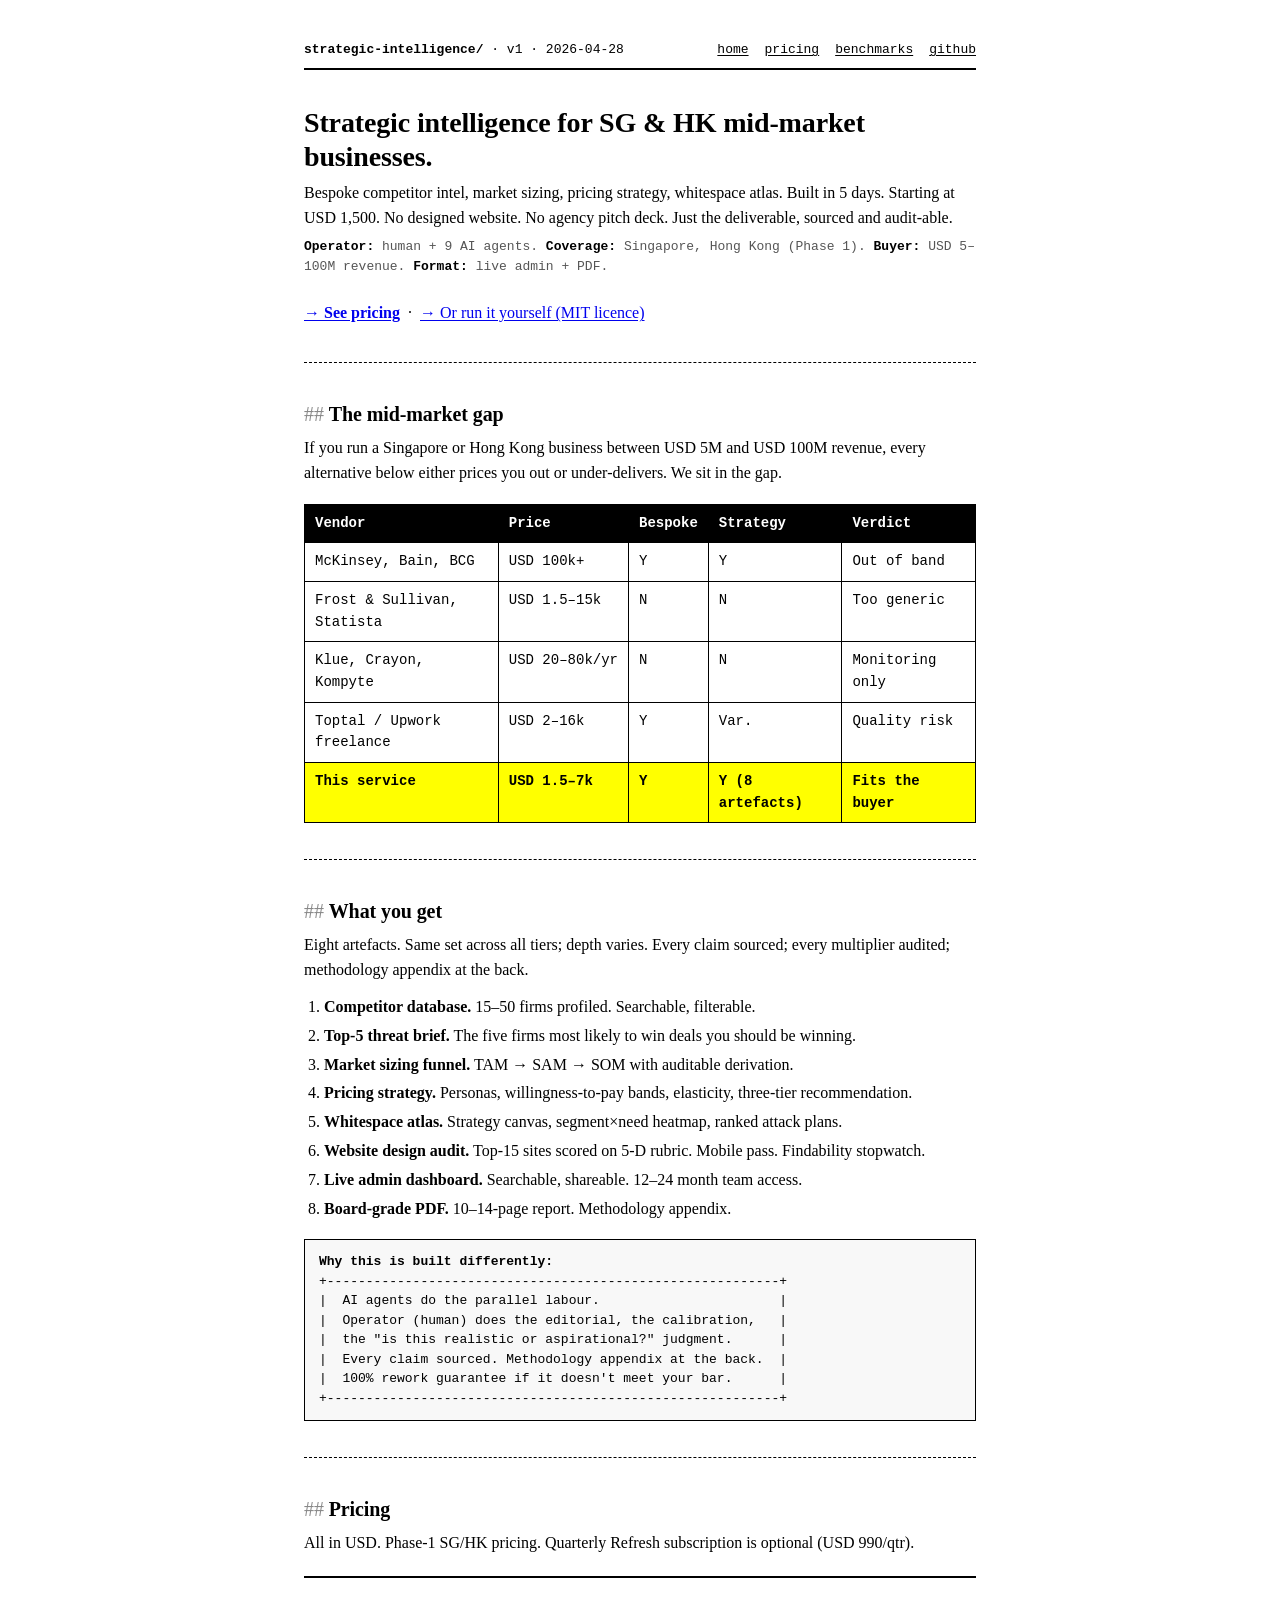
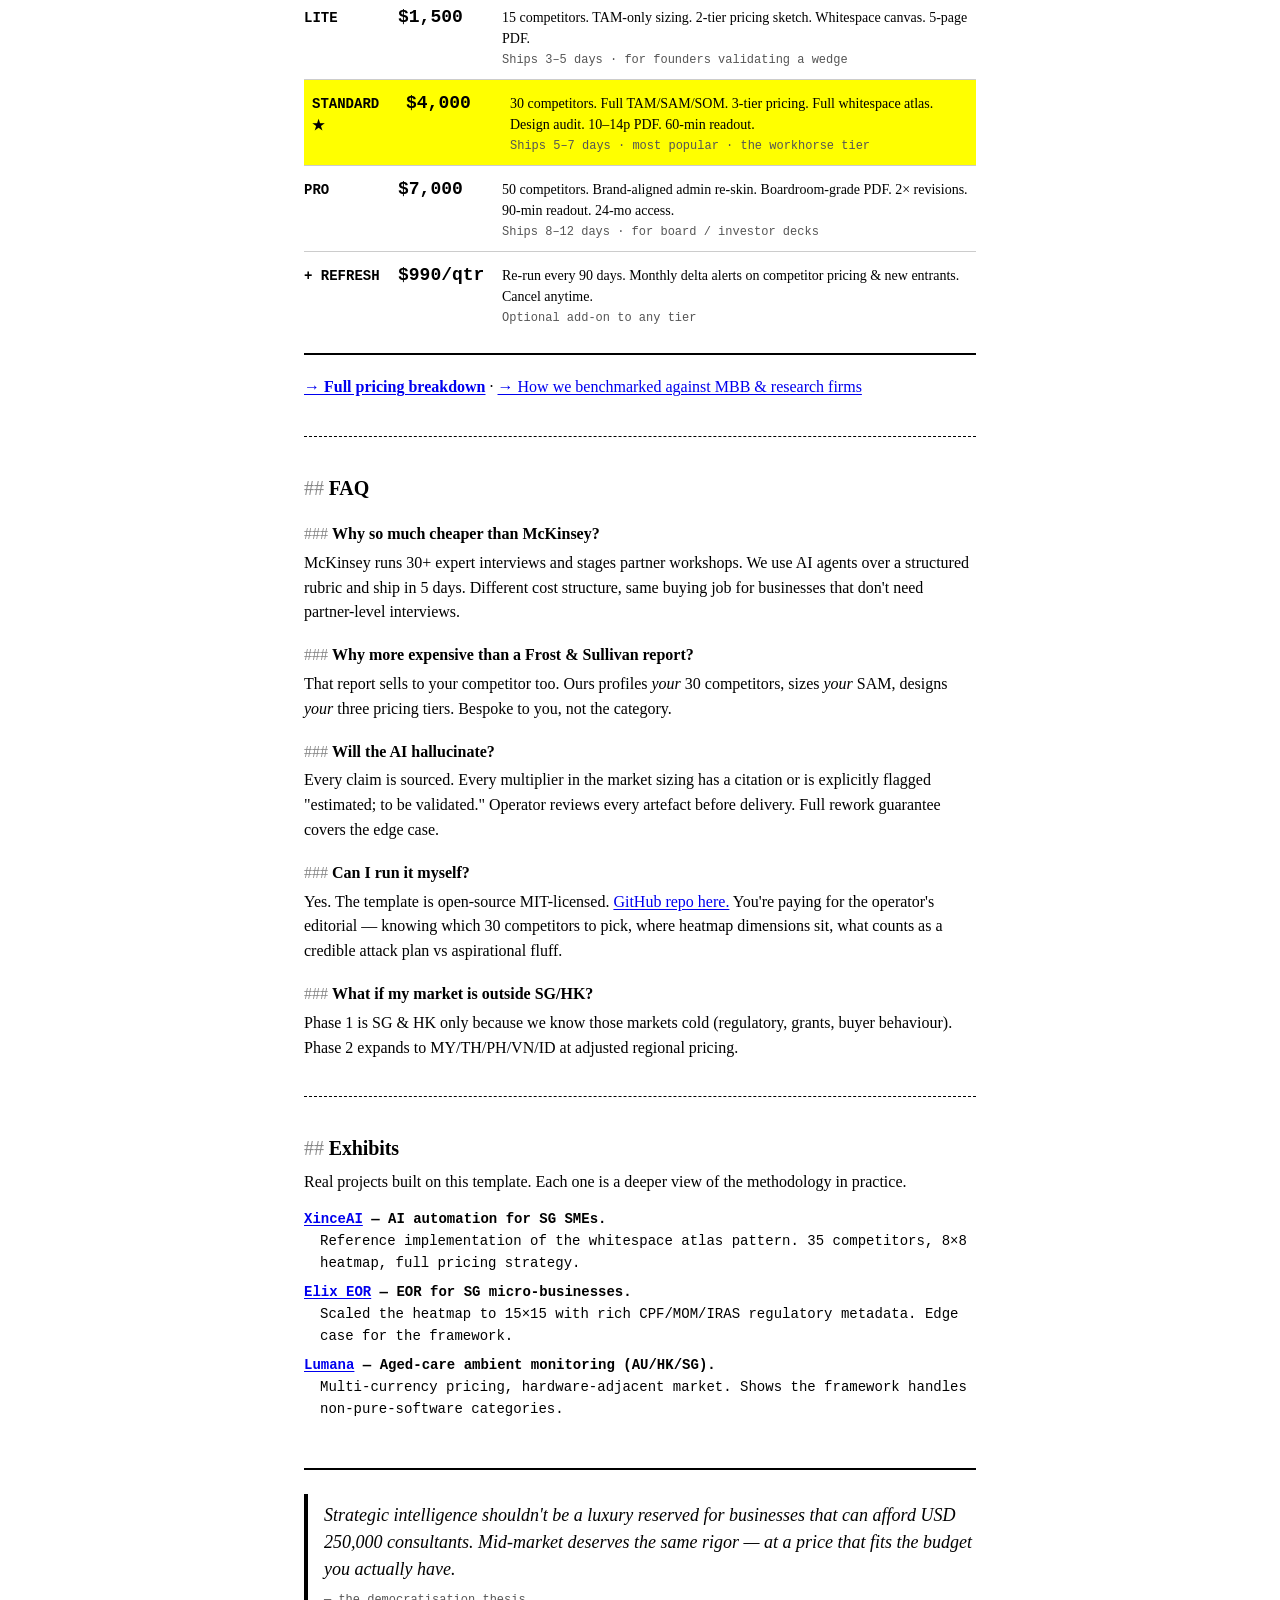
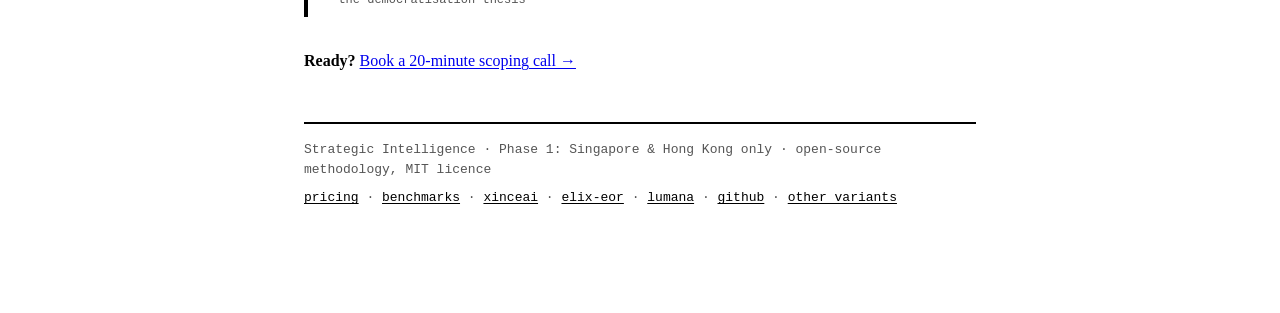
<file: showcase/design-variants/d-brutalist.html>
<!DOCTYPE html>
<html lang="en">
<head>
  <meta charset="UTF-8">
  <meta name="viewport" content="width=device-width, initial-scale=1.0">
  <title>Variant D · Brutalist — Strategic Intelligence (no decoration)</title>
  <meta name="description" content="Internal design exploration: Brutalist honest variant of the competitor-intel-template showcase (Pinboard / Bret Victor / Craigslist made nice).">
  <meta name="robots" content="noindex, follow">
  <style>
    * { box-sizing: border-box; margin: 0; padding: 0; }
    html { font-size: 16px; }
    body {
      font-family: 'Times New Roman', 'Times', serif;
      background: #ffffff;
      color: #000000;
      line-height: 1.55;
      max-width: 720px;
      margin: 0 auto;
      padding: 32px 24px 96px;
      font-size: 1rem;
    }
    a { color: #0000ee; text-underline-offset: 2px; }
    a:visited { color: #551a8b; }
    a:hover { background: #ffff00; color: #000; text-decoration: none; }

    /* Top metadata */
    .topbar { font-family: ui-monospace, 'Menlo', 'Courier New', monospace; font-size: 13px; padding: 8px 0; border-bottom: 2px solid #000; display: flex; justify-content: space-between; gap: 16px; flex-wrap: wrap; }
    .topbar a { color: #000; text-decoration: underline; }
    .topbar a:hover { background: #ffff00; }
    .topbar .right { display: flex; gap: 16px; }

    /* Title block */
    h1 { font-size: 28px; font-weight: 700; line-height: 1.2; margin: 36px 0 8px; letter-spacing: -0.005em; }
    .sub { font-size: 16px; line-height: 1.55; margin-bottom: 6px; }
    .meta { font-family: ui-monospace, monospace; font-size: 13px; color: #555; margin-bottom: 24px; }
    .meta strong { color: #000; }

    /* Headings */
    h2 { font-size: 20px; font-weight: 700; margin: 36px 0 6px; letter-spacing: -0.005em; }
    h2::before { content: '## '; color: #888; font-weight: 400; }
    h3 { font-size: 16px; font-weight: 700; margin: 18px 0 4px; }
    h3::before { content: '### '; color: #888; font-weight: 400; }

    p { margin-bottom: 12px; }
    p strong { font-weight: 700; }

    /* ASCII boxes for callouts */
    .ascii-box {
      font-family: ui-monospace, monospace;
      font-size: 13px;
      background: #f8f8f8;
      border: 1px solid #000;
      padding: 12px 14px;
      margin: 18px 0;
      white-space: pre-wrap;
      line-height: 1.5;
    }
    .ascii-box .h { font-weight: 700; }

    /* Table */
    .data-table { width: 100%; border-collapse: collapse; margin: 18px 0; font-size: 14px; font-family: ui-monospace, monospace; }
    .data-table th, .data-table td { border: 1px solid #000; padding: 8px 10px; text-align: left; vertical-align: top; }
    .data-table th { background: #000; color: #fff; font-weight: 700; }
    .data-table tr.us td { background: #ffff00; font-weight: 700; }
    .data-table .price { white-space: nowrap; }

    /* Lists */
    ul, ol { margin: 6px 0 18px 20px; }
    ul li, ol li { margin-bottom: 4px; }

    /* Pricing */
    .price-block { border-top: 2px solid #000; border-bottom: 2px solid #000; padding: 16px 0; margin: 20px 0; }
    .price-row { display: grid; grid-template-columns: 80px 90px 1fr; gap: 14px; padding: 10px 0; border-top: 1px solid #ccc; align-items: baseline; }
    .price-row:first-child { border-top: none; }
    .price-row.featured { background: #ffff00; padding-left: 8px; padding-right: 8px; }
    .price-row .tier { font-family: ui-monospace, monospace; font-size: 14px; font-weight: 700; text-transform: uppercase; }
    .price-row .amt { font-family: ui-monospace, monospace; font-size: 18px; font-weight: 700; }
    .price-row .desc { font-size: 14px; line-height: 1.5; }
    .price-row .desc small { color: #555; font-family: ui-monospace, monospace; font-size: 12px; display: block; margin-top: 2px; }

    /* Footnote / hr */
    hr { border: none; border-top: 1px dashed #000; margin: 36px 0 24px; }
    hr.thick { border-top: 2px solid #000; margin: 48px 0 24px; }

    /* Footer */
    footer { font-family: ui-monospace, monospace; font-size: 13px; color: #555; margin-top: 48px; padding-top: 16px; border-top: 2px solid #000; }
    footer a { color: #000; text-decoration: underline; }
    footer .links { margin-top: 8px; }

    /* Inline code */
    code { font-family: ui-monospace, monospace; background: #f0f0f0; padding: 1px 4px; font-size: 0.92em; }

    /* Definition list */
    dl { font-family: ui-monospace, monospace; font-size: 14px; margin: 14px 0; }
    dl dt { font-weight: 700; margin-top: 8px; }
    dl dd { margin-left: 0; padding-left: 16px; line-height: 1.55; }

    /* Pull quote */
    blockquote { border-left: 4px solid #000; padding: 8px 0 8px 16px; margin: 24px 0; font-style: italic; font-size: 18px; line-height: 1.5; }
    blockquote cite { display: block; font-style: normal; font-family: ui-monospace, monospace; font-size: 12px; color: #555; margin-top: 8px; }
  </style>
<script type="application/ld+json" data-injected="schema-jsonld">
{
  "@context": "https://schema.org",
  "@type": "Organization",
  "name": "competitor-intel-template",
  "url": "https://derrickteo.com/competitor-intel/",
  "description": "A 9-agent competitive analysis pipeline producing typed JSON handoffs for downstream construction toolkits."
}
</script>
<script type="application/ld+json" data-injected="schema-jsonld">
{
  "@context": "https://schema.org",
  "@type": "WebSite",
  "name": "competitor-intel-template",
  "url": "https://derrickteo.com/competitor-intel/"
}
</script>
</head>
<body>

  <header class="topbar">
    <span><strong>strategic-intelligence/</strong> · v1 · 2026-04-28</span>
    <nav class="right">
      <a href="../index.html">home</a>
      <a href="../pricing-thesis.html">pricing</a>
      <a href="../pricing-benchmarks.html">benchmarks</a>
      <a href="https://github.com/derrick-pixel/competitor-intel-template">github</a>
    </nav>
  </header>

<main>

  <h1>Strategic intelligence for SG &amp; HK mid-market businesses.</h1>
  <p class="sub">Bespoke competitor intel, market sizing, pricing strategy, whitespace atlas. Built in 5 days. Starting at USD 1,500. No designed website. No agency pitch deck. Just the deliverable, sourced and audit-able.</p>
  <p class="meta">
    <strong>Operator:</strong> human + 9 AI agents.
    <strong>Coverage:</strong> Singapore, Hong Kong (Phase 1).
    <strong>Buyer:</strong> USD 5–100M revenue.
    <strong>Format:</strong> live admin + PDF.
  </p>

  <p>
    <a href="../pricing-thesis.html"><strong>→ See pricing</strong></a>
    &nbsp;·&nbsp;
    <a href="https://github.com/derrick-pixel/competitor-intel-template">→ Or run it yourself (MIT licence)</a>
  </p>

  <hr>

  <h2>The mid-market gap</h2>
  <p>If you run a Singapore or Hong Kong business between USD 5M and USD 100M revenue, every alternative below either prices you out or under-delivers. We sit in the gap.</p>

  <table class="data-table">
    <thead>
      <tr>
        <th>Vendor</th>
        <th>Price</th>
        <th>Bespoke</th>
        <th>Strategy</th>
        <th>Verdict</th>
      </tr>
    </thead>
    <tbody>
      <tr>
        <td>McKinsey, Bain, BCG</td>
        <td class="price">USD 100k+</td>
        <td>Y</td>
        <td>Y</td>
        <td>Out of band</td>
      </tr>
      <tr>
        <td>Frost &amp; Sullivan, Statista</td>
        <td class="price">USD 1.5–15k</td>
        <td>N</td>
        <td>N</td>
        <td>Too generic</td>
      </tr>
      <tr>
        <td>Klue, Crayon, Kompyte</td>
        <td class="price">USD 20–80k/yr</td>
        <td>N</td>
        <td>N</td>
        <td>Monitoring only</td>
      </tr>
      <tr>
        <td>Toptal / Upwork freelance</td>
        <td class="price">USD 2–16k</td>
        <td>Y</td>
        <td>Var.</td>
        <td>Quality risk</td>
      </tr>
      <tr class="us">
        <td><strong>This service</strong></td>
        <td class="price"><strong>USD 1.5–7k</strong></td>
        <td><strong>Y</strong></td>
        <td><strong>Y (8 artefacts)</strong></td>
        <td><strong>Fits the buyer</strong></td>
      </tr>
    </tbody>
  </table>

  <hr>

  <h2>What you get</h2>
  <p>Eight artefacts. Same set across all tiers; depth varies. Every claim sourced; every multiplier audited; methodology appendix at the back.</p>

  <ol>
    <li><strong>Competitor database.</strong> 15–50 firms profiled. Searchable, filterable.</li>
    <li><strong>Top-5 threat brief.</strong> The five firms most likely to win deals you should be winning.</li>
    <li><strong>Market sizing funnel.</strong> TAM → SAM → SOM with auditable derivation.</li>
    <li><strong>Pricing strategy.</strong> Personas, willingness-to-pay bands, elasticity, three-tier recommendation.</li>
    <li><strong>Whitespace atlas.</strong> Strategy canvas, segment×need heatmap, ranked attack plans.</li>
    <li><strong>Website design audit.</strong> Top-15 sites scored on 5-D rubric. Mobile pass. Findability stopwatch.</li>
    <li><strong>Live admin dashboard.</strong> Searchable, shareable. 12–24 month team access.</li>
    <li><strong>Board-grade PDF.</strong> 10–14-page report. Methodology appendix.</li>
  </ol>

  <div class="ascii-box"><span class="h">Why this is built differently:</span>
+----------------------------------------------------------+
|  AI agents do the parallel labour.                       |
|  Operator (human) does the editorial, the calibration,   |
|  the "is this realistic or aspirational?" judgment.      |
|  Every claim sourced. Methodology appendix at the back.  |
|  100% rework guarantee if it doesn't meet your bar.      |
+----------------------------------------------------------+</div>

  <hr>

  <h2>Pricing</h2>
  <p>All in USD. Phase-1 SG/HK pricing. Quarterly Refresh subscription is optional (USD 990/qtr).</p>

  <div class="price-block">
    <div class="price-row">
      <div class="tier">Lite</div>
      <div class="amt">$1,500</div>
      <div class="desc">15 competitors. TAM-only sizing. 2-tier pricing sketch. Whitespace canvas. 5-page PDF.<small>Ships 3–5 days · for founders validating a wedge</small></div>
    </div>
    <div class="price-row featured">
      <div class="tier">Standard ★</div>
      <div class="amt">$4,000</div>
      <div class="desc">30 competitors. Full TAM/SAM/SOM. 3-tier pricing. Full whitespace atlas. Design audit. 10–14p PDF. 60-min readout.<small>Ships 5–7 days · most popular · the workhorse tier</small></div>
    </div>
    <div class="price-row">
      <div class="tier">Pro</div>
      <div class="amt">$7,000</div>
      <div class="desc">50 competitors. Brand-aligned admin re-skin. Boardroom-grade PDF. 2× revisions. 90-min readout. 24-mo access.<small>Ships 8–12 days · for board / investor decks</small></div>
    </div>
    <div class="price-row">
      <div class="tier">+ Refresh</div>
      <div class="amt">$990/qtr</div>
      <div class="desc">Re-run every 90 days. Monthly delta alerts on competitor pricing &amp; new entrants. Cancel anytime.<small>Optional add-on to any tier</small></div>
    </div>
  </div>

  <p><a href="../pricing-thesis.html"><strong>→ Full pricing breakdown</strong></a> · <a href="../pricing-benchmarks.html">→ How we benchmarked against MBB &amp; research firms</a></p>

  <hr>

  <h2>FAQ</h2>

  <h3>Why so much cheaper than McKinsey?</h3>
  <p>McKinsey runs 30+ expert interviews and stages partner workshops. We use AI agents over a structured rubric and ship in 5 days. Different cost structure, same buying job for businesses that don't need partner-level interviews.</p>

  <h3>Why more expensive than a Frost &amp; Sullivan report?</h3>
  <p>That report sells to your competitor too. Ours profiles <em>your</em> 30 competitors, sizes <em>your</em> SAM, designs <em>your</em> three pricing tiers. Bespoke to you, not the category.</p>

  <h3>Will the AI hallucinate?</h3>
  <p>Every claim is sourced. Every multiplier in the market sizing has a citation or is explicitly flagged "estimated; to be validated." Operator reviews every artefact before delivery. Full rework guarantee covers the edge case.</p>

  <h3>Can I run it myself?</h3>
  <p>Yes. The template is open-source MIT-licensed. <a href="https://github.com/derrick-pixel/competitor-intel-template">GitHub repo here.</a> You're paying for the operator's editorial — knowing which 30 competitors to pick, where heatmap dimensions sit, what counts as a credible attack plan vs aspirational fluff.</p>

  <h3>What if my market is outside SG/HK?</h3>
  <p>Phase 1 is SG &amp; HK only because we know those markets cold (regulatory, grants, buyer behaviour). Phase 2 expands to MY/TH/PH/VN/ID at adjusted regional pricing.</p>

  <hr>

  <h2>Exhibits</h2>
  <p>Real projects built on this template. Each one is a deeper view of the methodology in practice.</p>
  <dl>
    <dt><a href="../exhibits/xinceai.md">XinceAI</a> — AI automation for SG SMEs.</dt>
    <dd>Reference implementation of the whitespace atlas pattern. 35 competitors, 8×8 heatmap, full pricing strategy.</dd>

    <dt><a href="../exhibits/elix-eor.md">Elix EOR</a> — EOR for SG micro-businesses.</dt>
    <dd>Scaled the heatmap to 15×15 with rich CPF/MOM/IRAS regulatory metadata. Edge case for the framework.</dd>

    <dt><a href="../exhibits/lumana.md">Lumana</a> — Aged-care ambient monitoring (AU/HK/SG).</dt>
    <dd>Multi-currency pricing, hardware-adjacent market. Shows the framework handles non-pure-software categories.</dd>
  </dl>

  <hr class="thick">

  <blockquote>
    Strategic intelligence shouldn't be a luxury reserved for businesses that can afford USD 250,000 consultants. Mid-market deserves the same rigor — at a price that fits the budget you actually have.
    <cite>— the democratisation thesis</cite>
  </blockquote>

  <p style="margin-top: 32px;"><strong>Ready?</strong> <a href="../pricing-thesis.html">Book a 20-minute scoping call →</a></p>

  </main>
<footer>
    <div>Strategic Intelligence · Phase 1: Singapore &amp; Hong Kong only · open-source methodology, MIT licence</div>
    <div class="links">
      <a href="../pricing-thesis.html">pricing</a> ·
      <a href="../pricing-benchmarks.html">benchmarks</a> ·
      <a href="../exhibits/xinceai.md">xinceai</a> ·
      <a href="../exhibits/elix-eor.md">elix-eor</a> ·
      <a href="../exhibits/lumana.md">lumana</a> ·
      <a href="https://github.com/derrick-pixel/competitor-intel-template">github</a> ·
      <a href="index.html">other variants</a>
    </div>
  </footer>

</body>
</html>
</file>
<file: showcase/assets/dual-theme.css>
/* ============================================================
   ELITEZ VANTAGE — Dual-theme CSS
   Editorial (default) ↔ Modern SaaS
   Used by: showcase/index.html, pricing-thesis.html,
            pricing-benchmarks.html
   Theme switch persists via localStorage (key: elitez-vantage-theme).
   ============================================================ */


/* ====== SHARED RESET + BASE =============================== */
*, *::before, *::after { box-sizing: border-box; margin: 0; padding: 0; }
html { scroll-behavior: smooth; }
body { transition: background-color 0.4s ease, color 0.4s ease; min-height: 100vh; }
.container { max-width: 1180px; margin: 0 auto; padding: 0 32px; }
.container-narrow { max-width: 920px; margin: 0 auto; padding: 0 32px; }


/* ====== THEME SWITCH (always visible) ===================== */
.theme-switch {
  position: fixed; top: 18px; right: 18px; z-index: 100;
  display: inline-flex;
  background: rgba(255,255,255,0.92);
  backdrop-filter: blur(12px) saturate(140%);
  -webkit-backdrop-filter: blur(12px) saturate(140%);
  border: 1px solid rgba(0,0,0,0.10);
  border-radius: 100px; padding: 4px;
  box-shadow: 0 4px 20px rgba(0,0,0,0.10);
  font-family: 'JetBrains Mono', ui-monospace, monospace;
  font-size: 11.5px; letter-spacing: 0.05em;
  transition: all 0.3s ease;
}
.theme-switch button {
  padding: 7px 14px; border: none; background: transparent;
  color: rgba(0,0,0,0.55); cursor: pointer; border-radius: 100px;
  font-family: inherit; font-size: inherit; letter-spacing: inherit;
  font-weight: 500; transition: all 0.25s ease;
}
.theme-switch button.active { background: #1f1612; color: #faf6ee; font-weight: 600; }
body.theme-saas .theme-switch button.active {
  background: linear-gradient(135deg, #6d28d9, #a855f7); color: white;
}
body.theme-saas .theme-switch { background: rgba(255,255,255,0.96); border-color: rgba(0,0,0,0.06); }


/* ============================================================
   VARIANT A — EDITORIAL (default)
   ============================================================ */
body.theme-editorial {
  --paper: #faf6ee;
  --paper-2: #f4eee2;
  --ink: #1f1612;
  --ink-2: #4a4036;
  --ink-3: #756a5e;
  --rule: #d8cfbf;
  --oxblood: #6b1e1e;
  --gold: #b8862c;
  --primary: var(--oxblood);

  font-family: 'Source Serif Pro', Georgia, serif;
  background: var(--paper); color: var(--ink);
  line-height: 1.65; font-size: 17px;
}
body.theme-editorial a { color: var(--oxblood); }

/* Editorial · Masthead */
body.theme-editorial .nav { border-top: 6px solid var(--ink); border-bottom: 1px solid var(--rule); padding: 18px 0 14px; background: var(--paper); position: relative; }
body.theme-editorial .nav-row { display: flex; justify-content: space-between; align-items: baseline; gap: 24px; flex-wrap: wrap; }
body.theme-editorial .brand { font-family: 'Playfair Display', serif; font-size: 26px; font-weight: 900; letter-spacing: 0.005em; color: var(--ink); text-decoration: none; }
body.theme-editorial .brand em { font-style: italic; color: var(--oxblood); font-weight: 700; }
body.theme-editorial .brand .mark { display: none; }
body.theme-editorial .nav .links { display: flex; gap: 22px; font-family: 'Inter', sans-serif; font-size: 13px; font-weight: 500; letter-spacing: 0.04em; }
body.theme-editorial .nav .links a { color: var(--ink-2); text-decoration: none; }
body.theme-editorial .nav .links a:hover { color: var(--oxblood); text-decoration: underline; text-underline-offset: 4px; }
body.theme-editorial .nav .nav-cta { font-family: 'Inter', sans-serif; font-size: 13px; font-weight: 600; padding: 9px 18px; background: var(--ink); color: var(--paper); text-decoration: none; border-radius: 0; transition: background 0.15s; }
body.theme-editorial .nav .nav-cta:hover { background: var(--oxblood); }
body.theme-editorial .issue-strip { padding: 10px 0; font-family: 'Inter', sans-serif; font-size: 11px; letter-spacing: 0.16em; text-transform: uppercase; color: var(--ink-3); display: flex; gap: 24px; border-bottom: 1px solid var(--rule); flex-wrap: wrap; }
body.theme-editorial .issue-strip span:first-child { color: var(--oxblood); font-weight: 600; }

/* Editorial · Hero */
body.theme-editorial .hero { padding: 64px 0 48px; border-bottom: 1px solid var(--rule); text-align: left; }
body.theme-editorial .hero .pill { display: inline-block; font-family: 'Inter', sans-serif; font-size: 12px; font-weight: 600; letter-spacing: 0.16em; text-transform: uppercase; color: var(--gold); margin-bottom: 16px; }
body.theme-editorial .hero .pill .dot { display: none; }
body.theme-editorial .hero h1 { font-family: 'Playfair Display', serif; font-size: clamp(40px, 6.5vw, 72px); font-weight: 900; line-height: 1.05; letter-spacing: -0.02em; margin-bottom: 22px; max-width: 16ch; }
body.theme-editorial .hero h1 em, body.theme-editorial .hero h1 .grad { font-style: italic; color: var(--oxblood); font-weight: 500; background: none; -webkit-background-clip: initial; background-clip: initial; }
body.theme-editorial .hero .deck { font-family: 'Source Serif Pro', serif; font-size: 21px; line-height: 1.55; max-width: 660px; color: var(--ink-2); margin: 0 0 24px; font-weight: 400; text-align: left; }
body.theme-editorial .hero .byline { font-family: 'Inter', sans-serif; font-size: 12px; letter-spacing: 0.1em; text-transform: uppercase; color: var(--ink-3); margin-bottom: 0; display: block; }
body.theme-editorial .hero .byline strong { color: var(--ink); }

/* Editorial · CTAs */
body.theme-editorial .ctas { display: flex; gap: 16px; flex-wrap: wrap; margin-top: 28px; justify-content: flex-start; }
body.theme-editorial .cta-btn { font-family: 'Inter', sans-serif; font-size: 14px; font-weight: 600; padding: 13px 26px; text-decoration: none; letter-spacing: 0.02em; display: inline-block; border-radius: 0; border: none; }
body.theme-editorial .cta-btn.primary { background: var(--ink); color: var(--paper); }
body.theme-editorial .cta-btn.primary:hover { background: var(--oxblood); }
body.theme-editorial .cta-btn.ghost { color: var(--ink); border-bottom: 2px solid var(--gold); padding: 13px 0; background: none; }
body.theme-editorial .cta-btn.ghost:hover { color: var(--oxblood); border-color: var(--oxblood); }

/* Editorial · Hero stats - hidden */
body.theme-editorial .hero-stats { display: none; }

/* Editorial · Section base */
body.theme-editorial .section { padding: 72px 0 48px; border-bottom: 1px solid var(--rule); }
body.theme-editorial .section .label { font-family: 'Inter', sans-serif; font-size: 11px; font-weight: 700; letter-spacing: 0.2em; text-transform: uppercase; color: var(--gold); margin-bottom: 12px; text-align: left; }
body.theme-editorial .section h2 { font-family: 'Playfair Display', serif; font-size: 38px; font-weight: 700; line-height: 1.15; letter-spacing: -0.015em; margin: 0 0 14px; max-width: 22ch; text-align: left; }
body.theme-editorial .section h2 em, body.theme-editorial .section h2 .grad { font-style: italic; color: var(--oxblood); font-weight: 500; background: none; -webkit-background-clip: initial; background-clip: initial; }
body.theme-editorial .section .deck { font-size: 18px; line-height: 1.6; color: var(--ink-2); max-width: 680px; margin: 0 0 32px; text-align: left; }
body.theme-editorial .section .deck em { font-style: italic; }

/* Editorial · KPI strip (benchmark anchor numbers) */
body.theme-editorial .kpi-strip { display: grid; grid-template-columns: repeat(auto-fit, minmax(200px, 1fr)); gap: 0; border: 1px solid var(--rule); margin-bottom: 16px; }
body.theme-editorial .kpi { background: var(--paper); padding: 22px 24px; border-right: 1px solid var(--rule); border-top: none; }
body.theme-editorial .kpi:last-child { border-right: none; }
@media (max-width: 720px) { body.theme-editorial .kpi { border-right: none; border-bottom: 1px solid var(--rule); } body.theme-editorial .kpi:last-child { border-bottom: none; } }
body.theme-editorial .kpi-lbl { font-family: 'Inter', sans-serif; font-size: 10px; letter-spacing: 0.16em; color: var(--ink-3); text-transform: uppercase; font-weight: 600; }
body.theme-editorial .kpi-val { font-family: 'Playfair Display', serif; font-size: 28px; font-weight: 900; color: var(--ink); letter-spacing: -0.02em; line-height: 1.1; margin-top: 8px; }
body.theme-editorial .kpi.alt-1 .kpi-val { color: var(--oxblood); }
body.theme-editorial .kpi.alt-2 .kpi-val { color: var(--gold); }
body.theme-editorial .kpi.alt-3 .kpi-val { color: var(--ink-2); }
body.theme-editorial .kpi-sub { font-family: 'Source Serif Pro', serif; font-size: 13.5px; color: var(--ink-3); margin-top: 8px; line-height: 1.5; }

/* Editorial · Problem grid (mid-market gap) */
body.theme-editorial .problem-grid { display: grid; grid-template-columns: repeat(auto-fit, minmax(240px, 1fr)); gap: 1px; background: var(--rule); border: 1px solid var(--rule); }
body.theme-editorial .problem-card { background: var(--paper); border: none; border-radius: 0; padding: 28px 26px; box-shadow: none; transform: none; transition: background 0.2s; border-left: none; }
body.theme-editorial .problem-card:hover { background: var(--paper-2); transform: none; box-shadow: none; }
body.theme-editorial .problem-card .who { font-family: 'Inter', sans-serif; font-size: 11px; font-weight: 600; letter-spacing: 0.16em; text-transform: uppercase; color: var(--gold); margin-bottom: 8px; }
body.theme-editorial .problem-card h3 { font-family: 'Playfair Display', serif; font-size: 19px; font-weight: 700; line-height: 1.3; margin-bottom: 10px; }
body.theme-editorial .problem-card p { font-family: 'Source Serif Pro', serif; font-size: 14.5px; line-height: 1.6; color: var(--ink-2); margin-bottom: 12px; }
body.theme-editorial .problem-card .price { font-family: 'Inter', sans-serif; font-size: 12px; letter-spacing: 0.04em; color: var(--oxblood); padding: 10px 0 0; border-top: 1px dotted var(--rule); background: none; border-radius: 0; display: block; font-weight: 600; }

/* Editorial · Feature grid (deliverables) */
body.theme-editorial .feature-grid { display: grid; grid-template-columns: repeat(auto-fit, minmax(240px, 1fr)); gap: 32px 36px; }
body.theme-editorial .feature-card { background: none; border: none; border-radius: 0; padding: 14px 0 0; border-top: 2px solid var(--ink); transition: none; }
body.theme-editorial .feature-card:hover { border-color: var(--ink); transform: none; box-shadow: none; }
body.theme-editorial .feature-card .icon { width: auto; height: auto; background: none; border: none; font-family: 'Playfair Display', serif; font-size: 28px; font-weight: 900; color: var(--gold); line-height: 1; margin-bottom: 8px; display: block; padding: 0; }
body.theme-editorial .feature-card h3 { font-family: 'Playfair Display', serif; font-size: 17px; font-weight: 700; line-height: 1.3; margin-bottom: 6px; }
body.theme-editorial .feature-card p { font-family: 'Source Serif Pro', serif; font-size: 14px; line-height: 1.55; color: var(--ink-2); }

/* Editorial · Pricing tiers */
body.theme-editorial .pricing-grid { display: grid; grid-template-columns: repeat(3, 1fr); gap: 0; border: 1px solid var(--rule); max-width: none; margin: 0; }
@media (max-width: 720px) { body.theme-editorial .pricing-grid { grid-template-columns: 1fr; } }
body.theme-editorial .price-card { padding: 32px 28px; border: none; border-right: 1px solid var(--rule); background: var(--paper); border-radius: 0; box-shadow: none; gap: 0; display: block; }
body.theme-editorial .price-card:last-child { border-right: none; }
@media (max-width: 720px) { body.theme-editorial .price-card { border-right: none; border-bottom: 1px solid var(--rule); } }
body.theme-editorial .price-card.featured { background: var(--paper-2); position: relative; }
body.theme-editorial .price-card.featured::before { content: "EDITOR'S PICK"; position: absolute; top: 16px; right: 16px; font-family: 'Inter', sans-serif; font-size: 9px; font-weight: 700; letter-spacing: 0.2em; color: var(--oxblood); background: none; padding: 0; transform: none; left: auto; }
body.theme-editorial .price-card .name { font-family: 'Inter', sans-serif; font-size: 11px; font-weight: 700; letter-spacing: 0.2em; text-transform: uppercase; color: var(--ink-3); margin-bottom: 14px; }
body.theme-editorial .price-card .amt { font-family: 'Playfair Display', serif; font-size: 44px; font-weight: 900; color: var(--ink); line-height: 1; letter-spacing: -0.02em; margin-bottom: 4px; background: none; -webkit-background-clip: initial; background-clip: initial; }
body.theme-editorial .price-card .unit { font-family: 'Inter', sans-serif; font-size: 12px; color: var(--ink-3); margin-bottom: 16px; margin-top: 0; }
body.theme-editorial .price-card .tag { font-family: 'Source Serif Pro', serif; font-size: 14px; line-height: 1.55; color: var(--ink-2); padding-bottom: 0; border-bottom: none; margin-bottom: 12px; font-style: italic; }
body.theme-editorial .price-card ul { list-style: none; }
body.theme-editorial .price-card ul li { font-family: 'Source Serif Pro', serif; font-size: 14px; line-height: 1.55; padding: 4px 0 4px 18px; position: relative; color: var(--ink-2); }
body.theme-editorial .price-card ul li::before { content: '·'; position: absolute; left: 4px; top: 4px; color: var(--oxblood); font-weight: 700; background: none; width: auto; height: auto; }
body.theme-editorial .price-card .btn { display: inline-block; font-family: 'Inter', sans-serif; font-size: 13px; font-weight: 600; padding: 10px 18px; margin-top: 14px; border-radius: 0; border: none; text-decoration: none; transition: background 0.15s; background: var(--ink); color: var(--paper); }
body.theme-editorial .price-card .btn:hover { background: var(--oxblood); }

/* Editorial · Refresh band */
body.theme-editorial .refresh { margin-top: 20px; padding: 24px 28px; background: var(--paper); border: 1px solid var(--rule); border-radius: 0; display: flex; justify-content: space-between; align-items: center; gap: 24px; flex-wrap: wrap; }
body.theme-editorial .refresh h4 { font-family: 'Playfair Display', serif; font-size: 18px; font-weight: 700; margin-bottom: 6px; }
body.theme-editorial .refresh p { font-family: 'Source Serif Pro', serif; font-size: 14px; color: var(--ink-2); line-height: 1.55; max-width: 580px; }
body.theme-editorial .refresh .r { text-align: right; flex-shrink: 0; }
body.theme-editorial .refresh .r .amt { font-family: 'Playfair Display', serif; font-size: 24px; font-weight: 800; color: var(--ink); }
body.theme-editorial .refresh .r .unit { font-size: 12px; color: var(--ink-3); font-family: 'Inter', sans-serif; }

/* Editorial · vs-table (alternatives + benchmark comparison) */
body.theme-editorial .vs-table { width: 100%; border-collapse: collapse; background: var(--paper); border: 1px solid var(--rule); margin-top: 0; }
body.theme-editorial .vs-table th { background: var(--ink); color: var(--paper); padding: 14px 18px; text-align: left; font-family: 'Inter', sans-serif; font-size: 11px; letter-spacing: 0.16em; text-transform: uppercase; font-weight: 700; }
body.theme-editorial .vs-table td { padding: 16px 18px; border-bottom: 1px solid var(--rule); font-family: 'Source Serif Pro', serif; font-size: 14.5px; vertical-align: top; line-height: 1.55; color: var(--ink-2); }
body.theme-editorial .vs-table tr:last-child td { border-bottom: none; }
body.theme-editorial .vs-table .firm-name { font-family: 'Playfair Display', serif; font-weight: 700; color: var(--ink); font-size: 15px; }
body.theme-editorial .vs-table .firm-meta { font-family: 'Inter', sans-serif; font-size: 11.5px; color: var(--ink-3); margin-top: 3px; letter-spacing: 0.04em; }
body.theme-editorial .vs-table .price-cell { font-family: 'Inter', sans-serif; white-space: nowrap; font-weight: 600; color: var(--oxblood); font-size: 13px; }
body.theme-editorial .vs-table tbody tr.us { background: var(--paper-2); }
body.theme-editorial .vs-table tbody tr.us td:first-child { border-left: 4px solid var(--oxblood); }
body.theme-editorial .vs-table .check { color: var(--gold); font-weight: 700; }
body.theme-editorial .vs-table .cross { color: var(--ink-3); }

/* Editorial · Anchor cards (vs alternatives) */
body.theme-editorial .anchor-grid { display: grid; grid-template-columns: repeat(auto-fit, minmax(280px, 1fr)); gap: 1px; background: var(--rule); border: 1px solid var(--rule); }
body.theme-editorial .anchor-card { background: var(--paper); border: none; border-left: none; border-radius: 0; padding: 22px 24px; }
body.theme-editorial .anchor-card .vs { font-family: 'Inter', sans-serif; font-size: 11px; color: var(--gold); letter-spacing: 0.16em; text-transform: uppercase; font-weight: 700; }
body.theme-editorial .anchor-card .vs-headline { font-family: 'Playfair Display', serif; font-size: 17px; font-weight: 700; color: var(--ink); margin: 8px 0 10px; line-height: 1.3; }
body.theme-editorial .anchor-card .vs-body { font-family: 'Source Serif Pro', serif; font-size: 14px; color: var(--ink-2); line-height: 1.6; }
body.theme-editorial .anchor-card .vs-takeaway { font-family: 'Inter', sans-serif; font-size: 12.5px; color: var(--oxblood); font-weight: 600; margin-top: 10px; padding-top: 10px; border-top: 1px dotted var(--rule); }

/* Editorial · Objection cards (FAQ) */
body.theme-editorial .obj-grid, body.theme-editorial .faq-list { display: grid; grid-template-columns: repeat(auto-fit, minmax(320px, 1fr)); gap: 1px; background: var(--rule); border: 1px solid var(--rule); }
body.theme-editorial .obj-card, body.theme-editorial .faq-card { background: var(--paper); border: none; border-radius: 0; padding: 22px 26px; }
body.theme-editorial .obj-card h4, body.theme-editorial .faq-card h4 { font-family: 'Playfair Display', serif; font-size: 16px; font-weight: 700; color: var(--ink); margin: 0 0 10px; line-height: 1.3; font-style: italic; }
body.theme-editorial .obj-card p, body.theme-editorial .faq-card p { font-family: 'Source Serif Pro', serif; font-size: 14px; color: var(--ink-2); margin: 0; line-height: 1.6; }

/* Editorial · AI honest section */
body.theme-editorial .ai-honest { background: var(--paper-2); border: 1px solid var(--rule); border-radius: 0; padding: 36px 40px; }
body.theme-editorial .ai-honest h2 { margin-top: 0; }
body.theme-editorial .ai-honest > p { font-family: 'Source Serif Pro', serif; font-size: 16px; color: var(--ink-2); line-height: 1.7; margin-bottom: 24px; max-width: 70ch; }
body.theme-editorial .ai-honest > p strong { color: var(--ink); }
body.theme-editorial .ai-grid { display: grid; grid-template-columns: 1fr 1fr; gap: 32px; margin-top: 24px; }
@media (max-width: 700px) { body.theme-editorial .ai-grid { grid-template-columns: 1fr; } }
body.theme-editorial .ai-block h4 { font-family: 'Inter', sans-serif; font-size: 11px; letter-spacing: 0.16em; color: var(--gold); text-transform: uppercase; font-weight: 700; margin: 0 0 10px; }
body.theme-editorial .ai-block p { font-family: 'Source Serif Pro', serif; font-size: 14.5px; color: var(--ink-2); margin: 0 0 12px; line-height: 1.65; }
body.theme-editorial .ai-block.guarantee { padding: 18px 22px; background: var(--paper); border-left: 3px solid var(--oxblood); border-radius: 0; margin-top: 0; }
body.theme-editorial .ai-block.guarantee h4 { color: var(--oxblood); }

/* Editorial · Confidence strip */
body.theme-editorial .conf-strip { background: var(--paper-2); border: 1px solid var(--rule); border-left: 3px solid var(--gold); border-radius: 0; padding: 18px 24px; font-family: 'Source Serif Pro', serif; font-size: 14px; color: var(--ink-2); line-height: 1.65; margin-bottom: 24px; }
body.theme-editorial .conf-strip strong { color: var(--ink); }
body.theme-editorial .conf-strip code { font-family: 'JetBrains Mono', monospace; font-size: 12.5px; background: var(--paper); padding: 1px 5px; border-radius: 2px; }
body.theme-editorial .source-list { font-family: 'Source Serif Pro', serif; font-size: 13.5px; color: var(--ink-3); line-height: 1.75; margin-top: 16px; font-style: italic; }
body.theme-editorial .source-list strong { color: var(--ink); font-style: normal; font-family: 'Inter', sans-serif; font-size: 11px; letter-spacing: 0.12em; text-transform: uppercase; }

/* Editorial · Pullquote / mission */
body.theme-editorial .pullquote, body.theme-editorial .mission { padding: 60px 0; text-align: center; border-bottom: 1px solid var(--rule); background: none; color: inherit; border-radius: 0; }
body.theme-editorial .pullquote blockquote, body.theme-editorial .mission .quote { font-family: 'Playfair Display', serif; font-size: clamp(24px, 3.5vw, 36px); font-weight: 500; font-style: italic; line-height: 1.35; max-width: 820px; margin: 0 auto 18px; color: var(--ink); }
body.theme-editorial .pullquote blockquote em, body.theme-editorial .mission .quote em { color: var(--oxblood); font-style: italic; }
body.theme-editorial .pullquote cite, body.theme-editorial .mission .sig { font-family: 'Inter', sans-serif; font-size: 12px; font-style: normal; letter-spacing: 0.12em; text-transform: uppercase; color: var(--ink-3); }

/* Editorial · Exhibits */
body.theme-editorial .exhibits { display: grid; grid-template-columns: repeat(3, 1fr); gap: 36px; }
@media (max-width: 760px) { body.theme-editorial .exhibits { grid-template-columns: 1fr; } }
body.theme-editorial .exhibit-card { background: none; border: none; border-radius: 0; border-top: 1px solid var(--rule); padding: 18px 0 0; text-decoration: none; color: inherit; transition: none; display: block; }
body.theme-editorial .exhibit-card:hover { border-color: var(--ink); transform: none; box-shadow: none; }
body.theme-editorial .exhibit-card .badge { display: block; background: none; border: none; padding: 0; border-radius: 0; font-family: 'Inter', sans-serif; font-size: 11px; font-weight: 700; letter-spacing: 0.16em; text-transform: uppercase; color: var(--gold); margin-bottom: 10px; }
body.theme-editorial .exhibit-card h3 { font-family: 'Playfair Display', serif; font-size: 22px; font-weight: 700; line-height: 1.25; margin-bottom: 8px; }
body.theme-editorial .exhibit-card p { font-family: 'Source Serif Pro', serif; font-size: 14.5px; line-height: 1.6; color: var(--ink-2); }

/* Editorial · CTA strip - hidden */
body.theme-editorial .cta-strip { display: none; }

/* Editorial · Final CTA section (centered) */
body.theme-editorial .final-cta { padding: 64px 0; text-align: center; border-bottom: 1px solid var(--rule); }
body.theme-editorial .final-cta h2 { font-family: 'Playfair Display', serif; font-size: clamp(28px, 4vw, 40px); margin: 0 auto 14px; max-width: 22ch; }
body.theme-editorial .final-cta > p { font-family: 'Source Serif Pro', serif; font-size: 17px; color: var(--ink-2); margin: 0 auto 24px; max-width: 600px; }
body.theme-editorial .final-cta .ctas { justify-content: center; }
body.theme-editorial .final-cta .footnote { font-family: 'Inter', sans-serif; font-size: 12px; color: var(--ink-3); margin-top: 28px; line-height: 1.7; max-width: 620px; margin-left: auto; margin-right: auto; }
body.theme-editorial .final-cta .footnote code { font-family: 'JetBrains Mono', monospace; background: var(--paper-2); padding: 1px 4px; border-radius: 2px; }

/* Editorial · Footer */
body.theme-editorial .footer { padding: 48px 0 64px; border-top: 4px solid var(--ink); margin-top: 48px; font-family: 'Inter', sans-serif; font-size: 13px; color: var(--ink-3); background: none; }
body.theme-editorial .footer-row { display: flex; justify-content: space-between; align-items: baseline; gap: 24px; flex-wrap: wrap; }
body.theme-editorial .footer .brand-foot { font-family: 'Playfair Display', serif; font-size: 18px; font-weight: 900; color: var(--ink); }
body.theme-editorial .footer .brand-foot em { color: var(--oxblood); font-style: italic; }
body.theme-editorial .footer .links { display: flex; gap: 22px; }
body.theme-editorial .footer .links a { color: var(--ink-2); text-decoration: none; }
body.theme-editorial .footer .links a:hover { color: var(--oxblood); text-decoration: underline; }
body.theme-editorial .footer .copy { color: var(--ink-3); font-size: 12px; margin-top: 18px; }

/* Editorial · Nav back link (for sub-pages) */
body.theme-editorial .nav-back { font-family: 'Inter', sans-serif; font-size: 13px; color: var(--oxblood); text-decoration: none; }
body.theme-editorial .nav-back:hover { text-decoration: underline; }


/* ============================================================
   VARIANT C — MODERN SAAS
   ============================================================ */
body.theme-saas {
  --bg: #ffffff;
  --bg-soft: #fafafa;
  --bg-card: #ffffff;
  --ink: #0a0a0f;
  --ink-2: #4a4a55;
  --ink-3: #8a8a95;
  --line: #ececf0;
  --line-2: #d4d4dc;
  --primary: #6d28d9;
  --primary-2: #a855f7;
  --primary-soft: rgba(109,40,217,0.08);
  --grad: linear-gradient(135deg, #6d28d9 0%, #a855f7 50%, #ec4899 100%);
  --grad-soft: linear-gradient(135deg, rgba(109,40,217,0.10), rgba(168,85,247,0.06), rgba(236,72,153,0.04));

  font-family: 'Inter Tight', -apple-system, BlinkMacSystemFont, sans-serif;
  background: var(--bg); color: var(--ink);
  line-height: 1.55; font-size: 15.5px;
  -webkit-font-smoothing: antialiased;
}
body.theme-saas a { color: var(--primary); }

/* SaaS · Nav */
body.theme-saas .nav { position: sticky; top: 0; z-index: 50; background: rgba(255,255,255,0.78); backdrop-filter: blur(12px) saturate(140%); -webkit-backdrop-filter: blur(12px) saturate(140%); border-top: none; border-bottom: 1px solid var(--line); padding: 0; }
body.theme-saas .nav-row { display: flex; align-items: center; justify-content: space-between; padding: 14px 0; gap: 24px; max-width: 1180px; margin: 0 auto; padding-left: 32px; padding-right: 32px; }
body.theme-saas .brand { display: flex; align-items: center; gap: 10px; font-family: 'Inter Tight', sans-serif; font-weight: 700; letter-spacing: -0.01em; font-size: 15px; color: var(--ink); text-decoration: none; }
body.theme-saas .brand em { font-style: normal; font-weight: 700; color: var(--ink); }
body.theme-saas .brand .mark { display: flex; width: 28px; height: 28px; border-radius: 8px; background: var(--grad); align-items: center; justify-content: center; color: white; font-size: 13px; font-weight: 700; }
body.theme-saas .nav .links { display: flex; gap: 28px; font-family: 'Inter Tight', sans-serif; font-size: 14px; font-weight: 500; letter-spacing: normal; text-transform: none; }
body.theme-saas .nav .links a { color: var(--ink-2); text-decoration: none; }
body.theme-saas .nav .links a:hover { color: var(--ink); }
body.theme-saas .nav .nav-cta { padding: 8px 16px; background: var(--ink); color: white; border-radius: 8px; font-family: 'Inter Tight', sans-serif; font-size: 13.5px; font-weight: 600; transition: background 0.15s; }
body.theme-saas .nav .nav-cta:hover { background: var(--primary); }
body.theme-saas .issue-strip { display: none; }

/* SaaS · Hero */
body.theme-saas .hero { padding: 96px 0 64px; position: relative; overflow: hidden; text-align: center; border-bottom: none; }
body.theme-saas .hero::before { content: ''; position: absolute; top: -200px; left: 50%; transform: translateX(-50%); width: 1000px; height: 600px; background: radial-gradient(ellipse at center, rgba(109,40,217,0.18), rgba(168,85,247,0.10) 30%, transparent 60%); pointer-events: none; z-index: 0; }
body.theme-saas .hero > .container { position: relative; z-index: 1; }
body.theme-saas .hero .pill { display: inline-flex; align-items: center; gap: 8px; padding: 6px 14px; background: white; border: 1px solid var(--line-2); border-radius: 100px; font-family: 'Inter Tight', sans-serif; font-size: 12.5px; font-weight: 500; letter-spacing: normal; text-transform: none; color: var(--ink-2); margin-bottom: 28px; box-shadow: 0 1px 2px rgba(0,0,0,0.04); }
body.theme-saas .hero .pill .dot { display: inline-block; width: 6px; height: 6px; border-radius: 50%; background: var(--primary); box-shadow: 0 0 0 4px rgba(109,40,217,0.15); }
body.theme-saas .hero h1 { font-family: 'Inter Tight', sans-serif; font-size: clamp(40px, 7vw, 76px); font-weight: 700; line-height: 1.04; letter-spacing: -0.035em; margin-bottom: 22px; max-width: none; text-align: center; margin-left: auto; margin-right: auto; }
body.theme-saas .hero h1 em, body.theme-saas .hero h1 .grad { font-style: normal; background: var(--grad); -webkit-background-clip: text; background-clip: text; color: transparent; font-weight: 700; }
body.theme-saas .hero .deck { font-family: 'Inter Tight', sans-serif; font-size: 19px; line-height: 1.55; color: var(--ink-2); max-width: 680px; margin: 0 auto 36px; text-align: center; }
body.theme-saas .hero .deck strong { color: var(--ink); }
body.theme-saas .hero .byline { display: none; }

/* SaaS · CTAs */
body.theme-saas .ctas { display: inline-flex; gap: 12px; flex-wrap: wrap; justify-content: center; margin-top: 0; }
body.theme-saas .cta-btn { font-family: 'Inter Tight', sans-serif; font-size: 15px; font-weight: 600; padding: 13px 24px; border-radius: 12px; text-decoration: none; transition: all 0.15s; display: inline-flex; align-items: center; gap: 8px; letter-spacing: normal; border: none; }
body.theme-saas .cta-btn.primary { background: var(--ink); color: white; box-shadow: 0 4px 12px rgba(0,0,0,0.10); }
body.theme-saas .cta-btn.primary:hover { background: var(--primary); transform: translateY(-1px); box-shadow: 0 8px 20px rgba(109,40,217,0.30); }
body.theme-saas .cta-btn.ghost { color: var(--ink); border: 1px solid var(--line-2); background: white; padding: 13px 24px; }
body.theme-saas .cta-btn.ghost:hover { border-color: var(--ink); }

/* SaaS · Hero stats - visible */
body.theme-saas .hero-stats { display: grid; grid-template-columns: repeat(4, 1fr); gap: 24px; margin: 56px 0 0; padding: 24px 0; border-top: 1px solid var(--line); border-bottom: 1px solid var(--line); }
@media (max-width: 720px) { body.theme-saas .hero-stats { grid-template-columns: repeat(2, 1fr); gap: 16px; } }
body.theme-saas .stat { text-align: center; }
body.theme-saas .stat .v { font-family: 'Inter Tight', sans-serif; font-size: 28px; font-weight: 700; letter-spacing: -0.025em; color: var(--ink); line-height: 1.1; }
body.theme-saas .stat .v .grad { background: var(--grad); -webkit-background-clip: text; background-clip: text; color: transparent; }
body.theme-saas .stat .v small { font-size: 18px; color: var(--ink-3); margin-left: 4px; }
body.theme-saas .stat .l { font-family: 'Inter Tight', sans-serif; font-size: 12.5px; color: var(--ink-3); margin-top: 4px; font-weight: 500; }

/* SaaS · Section base */
body.theme-saas .section { padding: 96px 0 32px; border-bottom: none; }
body.theme-saas .section .label { font-family: 'JetBrains Mono', monospace; font-size: 12px; font-weight: 500; color: var(--primary); letter-spacing: 0.04em; text-transform: uppercase; margin-bottom: 14px; text-align: center; }
body.theme-saas .section h2 { font-family: 'Inter Tight', sans-serif; font-size: clamp(30px, 4.5vw, 48px); font-weight: 700; line-height: 1.1; letter-spacing: -0.025em; text-align: center; margin: 0 auto 18px; max-width: 24ch; }
body.theme-saas .section h2 em { font-style: normal; background: var(--grad); -webkit-background-clip: text; background-clip: text; color: transparent; font-weight: 700; }
body.theme-saas .section .deck { font-family: 'Inter Tight', sans-serif; font-size: 17px; color: var(--ink-2); max-width: 640px; margin: 0 auto 56px; line-height: 1.55; text-align: center; }
body.theme-saas .section .deck em { font-style: italic; }

/* SaaS · KPI strip */
body.theme-saas .kpi-strip { display: grid; grid-template-columns: repeat(auto-fit, minmax(200px, 1fr)); gap: 14px; margin-bottom: 16px; border: none; }
body.theme-saas .kpi { background: white; border: 1px solid var(--line); border-radius: 16px; padding: 22px 24px; border-top: 4px solid var(--primary); border-right: none; border-bottom: 1px solid var(--line); transition: all 0.2s; }
body.theme-saas .kpi:hover { transform: translateY(-2px); box-shadow: 0 12px 28px rgba(109,40,217,0.10); }
body.theme-saas .kpi.alt-1 { border-top-color: var(--ink); }
body.theme-saas .kpi.alt-2 { border-top-color: #ec4899; }
body.theme-saas .kpi.alt-3 { border-top-color: #22c55e; }
body.theme-saas .kpi-lbl { font-family: 'JetBrains Mono', monospace; font-size: 10px; letter-spacing: 0.12em; color: var(--ink-3); text-transform: uppercase; font-weight: 500; }
body.theme-saas .kpi-val { font-family: 'Inter Tight', sans-serif; font-size: 28px; font-weight: 800; color: var(--ink); letter-spacing: -0.025em; line-height: 1.1; margin-top: 6px; }
body.theme-saas .kpi.alt-1 .kpi-val { color: var(--ink); }
body.theme-saas .kpi.alt-2 .kpi-val { color: #ec4899; }
body.theme-saas .kpi.alt-3 .kpi-val { color: #22c55e; }
body.theme-saas .kpi-sub { font-family: 'Inter Tight', sans-serif; font-size: 12.5px; color: var(--ink-2); margin-top: 8px; line-height: 1.5; }

/* SaaS · Problem grid */
body.theme-saas .problem-grid { display: grid; grid-template-columns: repeat(auto-fit, minmax(240px, 1fr)); gap: 16px; background: none; border: none; }
body.theme-saas .problem-card { background: white; border: 1px solid var(--line); border-radius: 16px; padding: 24px; transition: all 0.2s; border-left: 1px solid var(--line); }
body.theme-saas .problem-card:hover { border-color: var(--primary); transform: translateY(-2px); box-shadow: 0 12px 28px rgba(109,40,217,0.10); background: white; }
body.theme-saas .problem-card .who { font-family: 'JetBrains Mono', monospace; font-size: 11px; font-weight: 500; color: var(--primary); letter-spacing: 0.04em; text-transform: uppercase; margin-bottom: 8px; }
body.theme-saas .problem-card h3 { font-family: 'Inter Tight', sans-serif; font-size: 17px; font-weight: 600; letter-spacing: -0.01em; margin-bottom: 8px; }
body.theme-saas .problem-card p { font-family: 'Inter Tight', sans-serif; font-size: 14px; color: var(--ink-2); line-height: 1.55; margin-bottom: 12px; }
body.theme-saas .problem-card .price { font-family: 'JetBrains Mono', monospace; font-size: 12.5px; padding: 6px 10px; background: var(--bg-soft); border-radius: 6px; color: var(--ink); font-weight: 500; display: inline-block; border: none; letter-spacing: normal; }

/* SaaS · Feature grid */
body.theme-saas .feature-grid { display: grid; grid-template-columns: repeat(auto-fit, minmax(280px, 1fr)); gap: 16px; }
body.theme-saas .feature-card { background: white; border: 1px solid var(--line); border-radius: 16px; padding: 28px; position: relative; overflow: hidden; transition: all 0.2s; border-top: 1px solid var(--line); }
body.theme-saas .feature-card:hover { border-color: var(--primary); }
body.theme-saas .feature-card .icon { display: flex; width: 44px; height: 44px; border-radius: 12px; background: var(--grad-soft); border: 1px solid var(--line); align-items: center; justify-content: center; margin-bottom: 16px; font-family: 'JetBrains Mono', monospace; font-size: 16px; font-weight: 600; color: var(--primary); }
body.theme-saas .feature-card h3 { font-family: 'Inter Tight', sans-serif; font-size: 16px; font-weight: 600; letter-spacing: -0.01em; margin-bottom: 8px; }
body.theme-saas .feature-card p { font-family: 'Inter Tight', sans-serif; font-size: 14px; color: var(--ink-2); line-height: 1.55; }

/* SaaS · Pricing tiers */
body.theme-saas .pricing-grid { display: grid; grid-template-columns: repeat(3, 1fr); gap: 16px; max-width: 1000px; margin: 0 auto; border: none; }
@media (max-width: 720px) { body.theme-saas .pricing-grid { grid-template-columns: 1fr; } }
body.theme-saas .price-card { background: white; border: 1px solid var(--line); border-radius: 20px; padding: 32px; display: flex; flex-direction: column; gap: 18px; transition: all 0.2s; border-right: 1px solid var(--line); }
body.theme-saas .price-card.featured { border: 2px solid transparent; background: linear-gradient(white, white) padding-box, var(--grad) border-box; position: relative; box-shadow: 0 16px 40px rgba(109,40,217,0.18); }
body.theme-saas .price-card.featured::before { content: 'POPULAR'; position: absolute; top: -12px; left: 50%; transform: translateX(-50%); background: var(--grad); color: white; font-family: 'JetBrains Mono', monospace; font-size: 10px; font-weight: 700; letter-spacing: 0.16em; padding: 5px 12px; border-radius: 6px; right: auto; }
body.theme-saas .price-card .name { font-family: 'JetBrains Mono', monospace; font-size: 12px; color: var(--ink-3); letter-spacing: 0.08em; text-transform: uppercase; margin-bottom: 0; }
body.theme-saas .price-card .amt { font-family: 'Inter Tight', sans-serif; font-size: 48px; font-weight: 700; letter-spacing: -0.03em; line-height: 1; color: var(--ink); margin-bottom: 0; }
body.theme-saas .price-card.featured .amt { background: var(--grad); -webkit-background-clip: text; background-clip: text; color: transparent; }
body.theme-saas .price-card .unit { font-family: 'Inter Tight', sans-serif; font-size: 13px; color: var(--ink-3); margin-top: -8px; margin-bottom: 0; }
body.theme-saas .price-card .tag { font-family: 'Inter Tight', sans-serif; font-size: 14px; color: var(--ink-2); line-height: 1.5; padding-bottom: 16px; border-bottom: 1px solid var(--line); margin-bottom: 0; font-style: normal; }
body.theme-saas .price-card ul { list-style: none; }
body.theme-saas .price-card ul li { padding: 7px 0 7px 24px; position: relative; font-family: 'Inter Tight', sans-serif; font-size: 14px; color: var(--ink); line-height: 1.5; }
body.theme-saas .price-card ul li::before { content: ''; position: absolute; left: 0; top: 12px; width: 14px; height: 14px; background-image: url("data:image/svg+xml,%3Csvg viewBox='0 0 14 14' xmlns='http://www.w3.org/2000/svg'%3E%3Cpath d='M3 7l3 3 5-6' stroke='%236d28d9' stroke-width='2' fill='none' stroke-linecap='round' stroke-linejoin='round'/%3E%3C/svg%3E"); color: transparent; }
body.theme-saas .price-card .btn { padding: 12px 18px; border-radius: 10px; font-family: 'Inter Tight', sans-serif; font-size: 14.5px; font-weight: 600; text-decoration: none; text-align: center; transition: all 0.15s; margin-top: auto; display: block; border: none; }
body.theme-saas .price-card:not(.featured) .btn { background: var(--bg-soft); color: var(--ink); border: 1px solid var(--line); }
body.theme-saas .price-card:not(.featured) .btn:hover { border-color: var(--ink); }
body.theme-saas .price-card.featured .btn { background: var(--ink); color: white; }
body.theme-saas .price-card.featured .btn:hover { background: var(--primary); }

/* SaaS · Refresh */
body.theme-saas .refresh { margin-top: 28px; max-width: 1000px; margin-left: auto; margin-right: auto; padding: 24px 28px; background: var(--bg-soft); border: 1px solid var(--line); border-radius: 16px; display: flex; justify-content: space-between; align-items: center; gap: 24px; flex-wrap: wrap; }
body.theme-saas .refresh h4 { font-family: 'Inter Tight', sans-serif; font-size: 16px; font-weight: 600; margin-bottom: 4px; }
body.theme-saas .refresh p { font-family: 'Inter Tight', sans-serif; font-size: 13.5px; color: var(--ink-2); line-height: 1.55; max-width: none; }
body.theme-saas .refresh .r .amt { font-family: 'Inter Tight', sans-serif; font-size: 22px; font-weight: 700; color: var(--ink); }
body.theme-saas .refresh .r .unit { font-family: 'Inter Tight', sans-serif; font-size: 12px; color: var(--ink-3); }

/* SaaS · vs-table */
body.theme-saas .vs-table { width: 100%; border-collapse: separate; border-spacing: 0; background: white; border-radius: 16px; overflow: hidden; box-shadow: 0 1px 2px rgba(0,0,0,0.04); border: 1px solid var(--line); }
body.theme-saas .vs-table th { background: var(--ink); color: white; padding: 14px 18px; text-align: left; font-family: 'JetBrains Mono', monospace; font-size: 11px; letter-spacing: 0.06em; text-transform: uppercase; font-weight: 600; }
body.theme-saas .vs-table td { padding: 16px 18px; border-bottom: 1px solid var(--line); font-family: 'Inter Tight', sans-serif; font-size: 14px; vertical-align: top; line-height: 1.55; color: var(--ink); }
body.theme-saas .vs-table tr:last-child td { border-bottom: none; }
body.theme-saas .vs-table .firm-name { font-weight: 700; color: var(--ink); }
body.theme-saas .vs-table .firm-meta { font-family: 'JetBrains Mono', monospace; font-size: 11.5px; color: var(--ink-3); margin-top: 3px; }
body.theme-saas .vs-table .price-cell { font-family: 'JetBrains Mono', monospace; white-space: nowrap; font-weight: 600; color: var(--primary); }
body.theme-saas .vs-table tbody tr.us { background: var(--primary-soft); }
body.theme-saas .vs-table tbody tr.us td:first-child { border-left: 4px solid var(--primary); }
body.theme-saas .vs-table .check { color: #22c55e; font-weight: 700; }
body.theme-saas .vs-table .cross { color: var(--ink-3); }

/* SaaS · Anchor cards */
body.theme-saas .anchor-grid { display: grid; grid-template-columns: repeat(auto-fit, minmax(280px, 1fr)); gap: 14px; background: none; border: none; }
body.theme-saas .anchor-card { background: white; border: 1px solid var(--line); border-left: 3px solid var(--primary); border-radius: 16px; padding: 22px 24px; }
body.theme-saas .anchor-card .vs { font-family: 'JetBrains Mono', monospace; font-size: 11px; color: var(--ink-3); letter-spacing: 0.04em; text-transform: uppercase; font-weight: 500; }
body.theme-saas .anchor-card .vs-headline { font-family: 'Inter Tight', sans-serif; font-size: 16px; font-weight: 700; color: var(--ink); margin: 6px 0 8px; line-height: 1.3; }
body.theme-saas .anchor-card .vs-body { font-family: 'Inter Tight', sans-serif; font-size: 13.5px; color: var(--ink-2); line-height: 1.55; }
body.theme-saas .anchor-card .vs-takeaway { font-family: 'JetBrains Mono', monospace; font-size: 12px; color: var(--primary); font-weight: 600; margin-top: 8px; padding-top: 8px; border-top: 1px dashed var(--line); }

/* SaaS · Objection cards / FAQ */
body.theme-saas .obj-grid, body.theme-saas .faq-list { display: grid; grid-template-columns: repeat(auto-fit, minmax(320px, 1fr)); gap: 14px; background: none; border: none; }
body.theme-saas .obj-card, body.theme-saas .faq-card { background: var(--bg-soft); border: 1px solid var(--line); border-radius: 16px; padding: 22px 26px; }
body.theme-saas .obj-card h4, body.theme-saas .faq-card h4 { font-family: 'Inter Tight', sans-serif; font-size: 15px; font-weight: 600; color: var(--ink); margin: 0 0 10px; line-height: 1.3; font-style: normal; }
body.theme-saas .obj-card p, body.theme-saas .faq-card p { font-family: 'Inter Tight', sans-serif; font-size: 13.5px; color: var(--ink-2); margin: 0; line-height: 1.6; }

/* SaaS · AI honest section */
body.theme-saas .ai-honest { background: white; border: 1px solid var(--line); border-radius: 24px; padding: 40px 44px; }
body.theme-saas .ai-honest h2 { margin-top: 0; }
body.theme-saas .ai-honest > p { font-family: 'Inter Tight', sans-serif; font-size: 15.5px; color: var(--ink-2); line-height: 1.65; margin-bottom: 24px; max-width: 70ch; text-align: center; margin-left: auto; margin-right: auto; }
body.theme-saas .ai-honest > p strong { color: var(--ink); }
body.theme-saas .ai-grid { display: grid; grid-template-columns: 1fr 1fr; gap: 28px; margin-top: 24px; }
@media (max-width: 700px) { body.theme-saas .ai-grid { grid-template-columns: 1fr; } }
body.theme-saas .ai-block h4 { font-family: 'JetBrains Mono', monospace; font-size: 11px; letter-spacing: 0.06em; color: var(--primary); text-transform: uppercase; font-weight: 500; margin: 0 0 10px; }
body.theme-saas .ai-block p { font-family: 'Inter Tight', sans-serif; font-size: 14px; color: var(--ink-2); margin: 0 0 12px; line-height: 1.6; }
body.theme-saas .ai-block.guarantee { padding: 18px 22px; background: rgba(34,197,94,0.06); border: 1px solid rgba(34,197,94,0.20); border-left: 3px solid #22c55e; border-radius: 12px; margin-top: 0; }
body.theme-saas .ai-block.guarantee h4 { color: #22c55e; }

/* SaaS · Confidence strip */
body.theme-saas .conf-strip { background: rgba(255,179,71,0.08); border: 1px solid rgba(255,179,71,0.30); border-left: 3px solid #f59e0b; border-radius: 12px; padding: 18px 22px; font-family: 'Inter Tight', sans-serif; font-size: 13.5px; color: var(--ink-2); line-height: 1.65; margin-bottom: 24px; }
body.theme-saas .conf-strip strong { color: var(--ink); }
body.theme-saas .conf-strip code { font-family: 'JetBrains Mono', monospace; font-size: 12.5px; background: rgba(0,0,0,0.04); padding: 1px 5px; border-radius: 4px; }
body.theme-saas .source-list { font-family: 'Inter Tight', sans-serif; font-size: 13px; color: var(--ink-2); line-height: 1.7; margin-top: 16px; }
body.theme-saas .source-list strong { color: var(--ink); font-family: 'JetBrains Mono', monospace; font-size: 11px; letter-spacing: 0.06em; text-transform: uppercase; }

/* SaaS · Pullquote — hidden, replaced by CTA strip */
body.theme-saas .pullquote { display: none; }
body.theme-saas .mission { background: var(--ink); color: white; border: none; border-radius: 24px; padding: 56px 32px; text-align: center; position: relative; overflow: hidden; }
body.theme-saas .mission::before { content: ''; position: absolute; inset: 0; background: radial-gradient(ellipse at 30% 20%, rgba(168,85,247,0.30), transparent 50%), radial-gradient(ellipse at 80% 80%, rgba(236,72,153,0.20), transparent 50%); pointer-events: none; }
body.theme-saas .mission .quote { font-family: 'Inter Tight', sans-serif; font-size: clamp(20px, 3vw, 28px); font-weight: 600; font-style: normal; line-height: 1.4; max-width: 720px; margin: 0 auto 14px; color: white; position: relative; z-index: 1; }
body.theme-saas .mission .quote em { background: linear-gradient(135deg, #ffb547, #a855f7); -webkit-background-clip: text; background-clip: text; color: transparent; font-style: normal; font-weight: 700; }
body.theme-saas .mission .sig { font-family: 'JetBrains Mono', monospace; font-size: 11px; letter-spacing: 0.1em; opacity: 0.7; text-transform: uppercase; position: relative; z-index: 1; }

/* SaaS · Exhibits */
body.theme-saas .exhibits { display: grid; grid-template-columns: repeat(3, 1fr); gap: 18px; }
@media (max-width: 760px) { body.theme-saas .exhibits { grid-template-columns: 1fr; } }
body.theme-saas .exhibit-card { background: white; border: 1px solid var(--line); border-radius: 16px; padding: 24px; text-decoration: none; color: inherit; transition: all 0.2s; display: block; border-top: 1px solid var(--line); }
body.theme-saas .exhibit-card:hover { border-color: var(--primary); transform: translateY(-2px); box-shadow: 0 12px 28px rgba(109,40,217,0.10); }
body.theme-saas .exhibit-card .badge { display: inline-block; padding: 4px 10px; background: var(--grad-soft); border-radius: 6px; font-family: 'JetBrains Mono', monospace; font-size: 11px; color: var(--primary); margin-bottom: 14px; font-weight: 500; letter-spacing: normal; text-transform: none; border: none; }
body.theme-saas .exhibit-card h3 { font-family: 'Inter Tight', sans-serif; font-size: 18px; font-weight: 600; letter-spacing: -0.01em; margin-bottom: 8px; }
body.theme-saas .exhibit-card p { font-family: 'Inter Tight', sans-serif; font-size: 14px; color: var(--ink-2); line-height: 1.55; }

/* SaaS · CTA strip - visible */
body.theme-saas .cta-strip { display: block; margin: 96px 0 48px; padding: 56px 32px; background: var(--ink); color: white; border-radius: 24px; text-align: center; position: relative; overflow: hidden; }
body.theme-saas .cta-strip::before { content: ''; position: absolute; inset: 0; background: radial-gradient(ellipse at 30% 20%, rgba(168,85,247,0.30), transparent 50%), radial-gradient(ellipse at 80% 80%, rgba(236,72,153,0.20), transparent 50%); pointer-events: none; }
body.theme-saas .cta-strip-inner { position: relative; z-index: 1; }
body.theme-saas .cta-strip h2 { font-family: 'Inter Tight', sans-serif; font-size: clamp(26px, 4vw, 40px); font-weight: 700; letter-spacing: -0.025em; line-height: 1.15; margin-bottom: 14px; color: white; max-width: none; }
body.theme-saas .cta-strip p { font-family: 'Inter Tight', sans-serif; font-size: 17px; opacity: 0.85; margin: 0 auto 28px; max-width: 600px; color: white; }
body.theme-saas .cta-strip .ctas { justify-content: center; }
body.theme-saas .cta-strip .cta-btn.primary { background: white; color: var(--ink); }
body.theme-saas .cta-strip .cta-btn.primary:hover { background: var(--primary-2); color: white; }
body.theme-saas .cta-strip .cta-btn.ghost { color: white; border-color: rgba(255,255,255,0.3); background: rgba(255,255,255,0.05); }
body.theme-saas .cta-strip .cta-btn.ghost:hover { border-color: white; background: rgba(255,255,255,0.1); }

/* SaaS · Final CTA */
body.theme-saas .final-cta { padding: 64px 0; text-align: center; border-bottom: none; }
body.theme-saas .final-cta h2 { font-family: 'Inter Tight', sans-serif; font-size: clamp(28px, 4vw, 40px); margin: 0 auto 14px; max-width: 24ch; letter-spacing: -0.025em; }
body.theme-saas .final-cta > p { font-family: 'Inter Tight', sans-serif; font-size: 17px; color: var(--ink-2); margin: 0 auto 24px; max-width: 600px; }
body.theme-saas .final-cta .ctas { justify-content: center; }
body.theme-saas .final-cta .footnote { font-family: 'Inter Tight', sans-serif; font-size: 12.5px; color: var(--ink-3); margin-top: 28px; line-height: 1.7; max-width: 620px; margin-left: auto; margin-right: auto; }
body.theme-saas .final-cta .footnote code { font-family: 'JetBrains Mono', monospace; background: var(--bg-soft); padding: 1px 4px; border-radius: 4px; }

/* SaaS · Footer */
body.theme-saas .footer { padding: 48px 0; border-top: 1px solid var(--line); font-family: 'Inter Tight', sans-serif; font-size: 13.5px; color: var(--ink-3); margin-top: 0; background: none; }
body.theme-saas .footer-row { display: flex; justify-content: space-between; gap: 24px; flex-wrap: wrap; }
body.theme-saas .footer .brand-foot { font-family: 'Inter Tight', sans-serif; font-size: 14px; font-weight: 600; color: var(--ink); }
body.theme-saas .footer .brand-foot em { font-style: normal; background: var(--grad); -webkit-background-clip: text; background-clip: text; color: transparent; }
body.theme-saas .footer .links { display: flex; gap: 24px; }
body.theme-saas .footer .links a { color: var(--ink-2); text-decoration: none; font-family: 'Inter Tight', sans-serif; }
body.theme-saas .footer .links a:hover { color: var(--ink); }
body.theme-saas .footer .copy { color: var(--ink-3); font-size: 12px; }

/* SaaS · Nav back link */
body.theme-saas .nav-back { font-family: 'Inter Tight', sans-serif; font-size: 13px; color: var(--primary); text-decoration: none; }
body.theme-saas .nav-back:hover { text-decoration: underline; }
</file>
